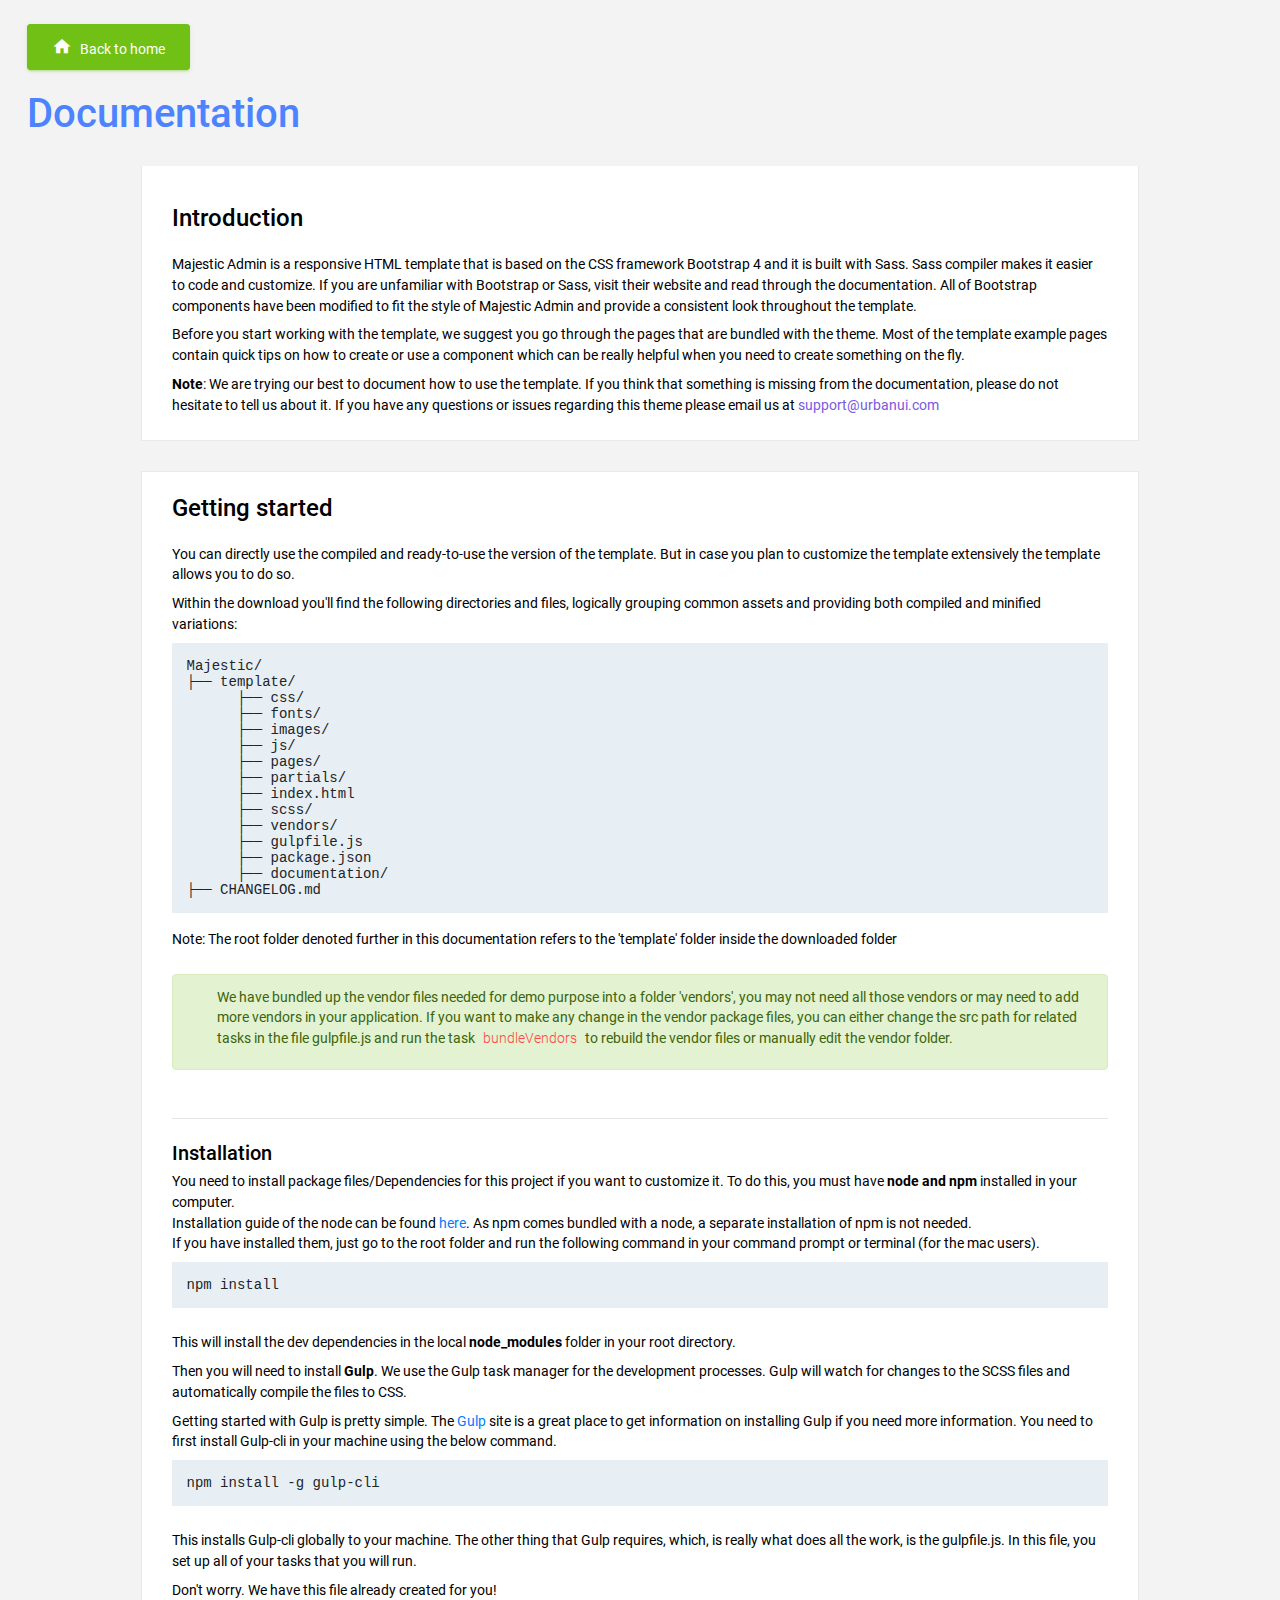
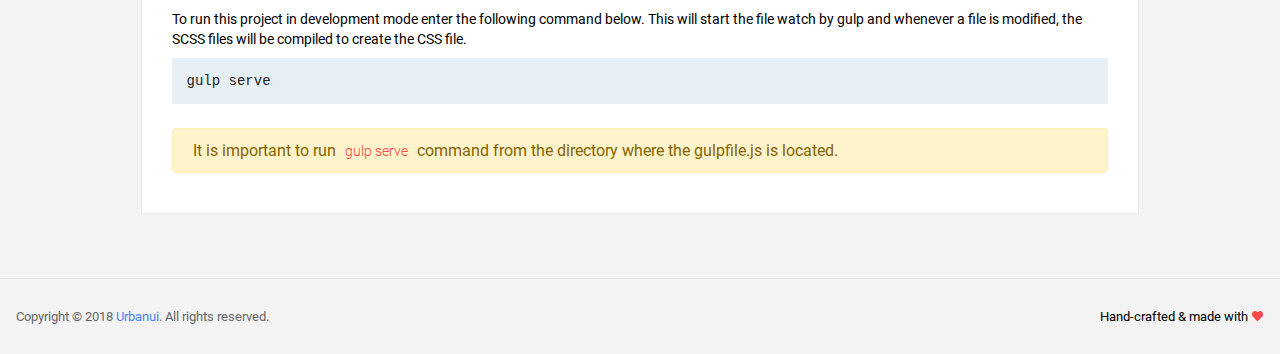
<file: bin/static/home/documentation/documentation.html>
<!DOCTYPE html>
<html lang="en">

<head>
  <!-- Required meta tags -->
  <meta charset="utf-8">
  <meta name="viewport" content="width=device-width, initial-scale=1, shrink-to-fit=no">
  <title>Majestic Admin Dashboard</title>
  <!-- plugins:css -->
  <link rel="stylesheet" href="../vendors/mdi/css/materialdesignicons.min.css">
  <link rel="stylesheet" href="../vendors/base/vendor.bundle.base.css">
  <!-- endinject -->
  <!-- plugin css for this page -->
  <!-- End plugin css for this page -->
  <!-- inject:css -->
  <link rel="stylesheet" href="../css/style.css">
  <!-- endinject -->
  <link rel="shortcut icon" href="../images/favicon.png" />
</head>

<body>
  <div class="container-scroller">
    <div class="container-fluid page-body-wrapper full-page-wrapper">
      <div class="main-panel w-100  documentation">
        <div class="content-wrapper">
          <div class="container-fluid">
            <div class="row">
              <div class="col-12 doc-header">
                <a class="btn btn-success" href="../index.html"><i class="mdi mdi-home mr-2"></i>Back to home</a>
                <h1 class="text-primary mt-4">Documentation</h1>
              </div>
            </div>
            <div class="row doc-content">
              <div class="col-12 col-md-10 offset-md-1">
                <div class="col-12 grid-margin" id="doc-intro">
                    <div class="card">
                        <div class="card-body">
                            <h3 class="mb-4 mt-4">Introduction</h3>
                            <p>Majestic Admin is a responsive HTML template that is based on the CSS framework Bootstrap 4 and it is built with Sass. Sass compiler makes it easier to code and customize. If you are unfamiliar with Bootstrap or Sass, visit their
                                website and read through the documentation. All of Bootstrap components have been modified to fit the style of Majestic Admin and provide a consistent look throughout the template.</p>
                            <p>Before you start working with the template, we suggest you go through the pages that are bundled with the theme. Most of the template example pages contain quick tips on how to create or use a component which can
                                be really helpful when you need to create something on the fly.</p>
                            <p class="d-inline"><strong>Note</strong>: We are trying our best to document how to use the template. If you think that something is missing from the documentation, please do not hesitate to tell us about it. If you have any questions or issues regarding this theme please email us at <a class="d-inline text-info" href="mailto:support@urbanui.com">support@urbanui.com</a></p>
                        </div>
                    </div>
                </div>
                <div class="col-12 grid-margin" id="doc-started">
                    <div class="card">
                        <div class="card-body">
                            <h3 class="mb-4">Getting started</h3>
                            <p>You can directly use the compiled and ready-to-use the version of the template. But in case you plan to customize the template extensively the template allows you to do so.</p>
                            <p>Within the download you'll find the following directories and files, logically grouping common assets and providing both compiled and minified variations:</p>
                            <pre>
Majestic/
├── template/
      ├── css/
      ├── fonts/
      ├── images/
      ├── js/
      ├── pages/
      ├── partials/
      ├── index.html
      ├── scss/
      ├── vendors/
      ├── gulpfile.js
      ├── package.json                           
      ├── documentation/
├── CHANGELOG.md</pre>
                            <p class="mt-1">Note: The root folder denoted further in this documentation refers to the 'template' folder inside the downloaded folder</p>
                            <div class="alert alert-success mt-4 d-flex align-items-center" role="alert">
                              <i class="ti-info-alt mr-4"></i>
                              <p>We have bundled up the vendor files needed for demo purpose into a folder 'vendors', you may not need all those vendors or may need to add more vendors in your application. If you want to make any change in the vendor package files, you can either change the src path for related tasks in the file gulpfile.js and run the task <code> bundleVendors </code>  to rebuild the vendor files or manually edit the vendor folder.</p>
                            </div>
                            <hr class="mt-5">
                            <h4 class="mt-4">Installation</h4>
                            <p class="mb-0">
                              You need to install package files/Dependencies for this project if you want to customize it. To do this, you must have <span class="font-weight-bold">node and npm</span> installed in your computer.
                            </p>
                            <p class="mb-0">Installation guide of the node can be found <a href="https://nodejs.org/en/">here</a>. As npm comes bundled with a node, a separate installation of npm is not needed.</p>
                            <p>
                                If you have installed them, just go to the root folder and run the following command in your command prompt or terminal (for the mac users).
                            </p>
                            <pre class="shell-mode">
npm install</pre>
                            <p class="mt-4">
                              This will install the dev dependencies in the local <span class="font-weight-bold">node_modules</span> folder in your root directory.
                            </p>
                            <p class="mt-2">
                              Then you will need to install <span class="font-weight-bold">Gulp</span>. We use the Gulp task manager for the development processes. Gulp will watch for changes to the SCSS files and automatically compile the files to CSS.
                            </p>
                            <p>Getting started with Gulp is pretty simple. The <a href="https://gulpjs.com/" target="_blank">Gulp</a> site is a great place to get information on installing Gulp if you need more information. You need to first install Gulp-cli in your machine using the below command.</p>
                            <pre class="shell-mode">
npm install -g gulp-cli</pre>
                            <p class="mt-4">This installs Gulp-cli globally to your machine. The other thing that Gulp requires, which, is really what does all the work, is the gulpfile.js. In this file, you set up all of your tasks that you will run.</p>
                            <p>Don't worry. We have this file already created for you!</p>
                            <p>To run this project in development mode enter the following command below. This will start the file watch by gulp and whenever a file is modified, the SCSS files will be compiled to create the CSS file.</p>
<pre class="shell-mode">
gulp serve</pre>           
                            <div class="alert alert-warning mt-4" role="alert">
                              <i class="ti-info-alt-outline"></i>It is important to run <code>gulp serve</code> command from the directory where the gulpfile.js is located.
                            </div>
                        </div>
                    </div>
                </div>
              </div>
            </div>
          </div>
        </div>
        <!-- partial:../partials/_footer.html -->

        <footer class="footer">
          <div class="d-sm-flex justify-content-center justify-content-sm-between">
            <span class="text-muted text-center text-sm-left d-block d-sm-inline-block">Copyright © 2018 <a href="https://www.urbanui.com/" target="_blank">Urbanui</a>. All rights reserved.</span>
            <span class="float-none float-sm-right d-block mt-1 mt-sm-0 text-center">Hand-crafted & made with <i class="mdi mdi-heart text-danger"></i></span>
          </div>
        </footer>

        <!-- partial -->
      </div>
    </div>
  </div>
<!-- plugins:js -->
<script src="../vendors/base/vendor.bundle.base.js"></script>
<!-- endinject -->
<!-- inject:js -->
<script src="../js/off-canvas.js"></script>
<script src="../js/hoverable-collapse.js"></script>
<script src="../js/template.js"></script>
<!-- endinject -->
<!-- Custom js for this page-->
<script src="../js/documentation.js"></script> 
<!-- End custom js for this page-->
</body>

</html>
</file>
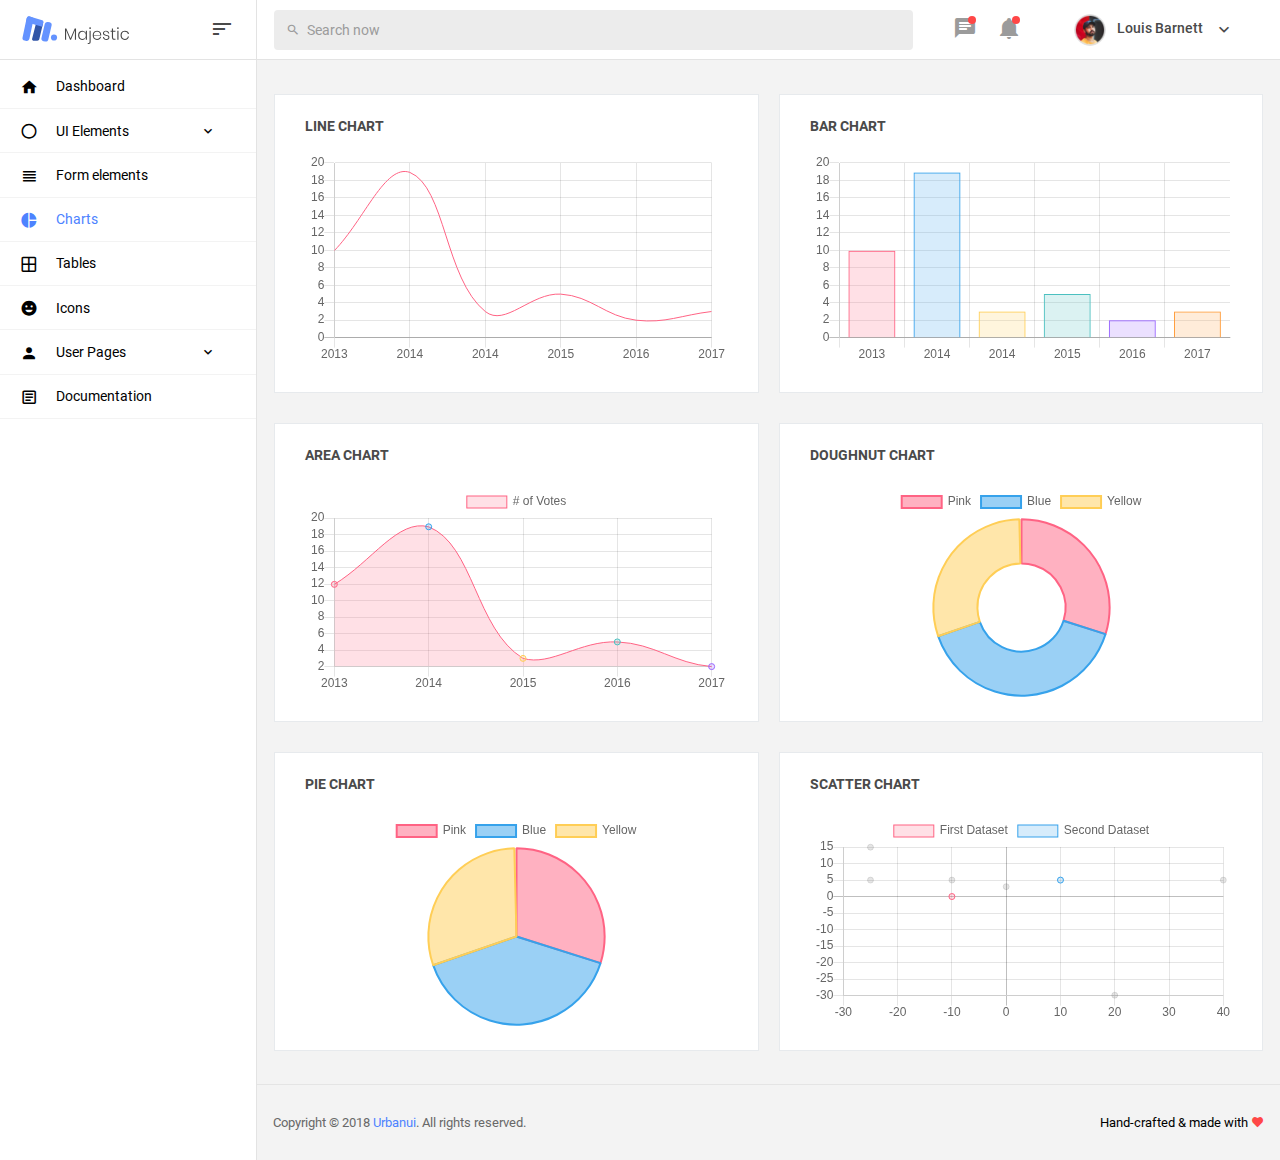
<file: bin/static/home/pages/charts/chartjs.html>
<!DOCTYPE html>
<html lang="en">

<head>
  <!-- Required meta tags -->
  <meta charset="utf-8">
  <meta name="viewport" content="width=device-width, initial-scale=1, shrink-to-fit=no">
  <title>Majestic Admin</title>
  <!-- plugins:css -->
  <link rel="stylesheet" href="../../vendors/mdi/css/materialdesignicons.min.css">
  <link rel="stylesheet" href="../../vendors/base/vendor.bundle.base.css">
  <!-- endinject -->
  <!-- inject:css -->
  <link rel="stylesheet" href="../../css/style.css">
  <!-- endinject -->
  <link rel="shortcut icon" href="../../images/favicon.png" />
</head>

<body>
  <div class="container-scroller">
    <!-- partial:../../partials/_navbar.html -->
    <nav class="navbar col-lg-12 col-12 p-0 fixed-top d-flex flex-row">
      <div class="navbar-brand-wrapper d-flex justify-content-center">
        <div class="navbar-brand-inner-wrapper d-flex justify-content-between align-items-center w-100">  
          <a class="navbar-brand brand-logo" href="../../index.html"><img src="../../images/logo.svg" alt="logo"/></a>
          <a class="navbar-brand brand-logo-mini" href="../../index.html"><img src="../../images/logo-mini.svg" alt="logo"/></a>
          <button class="navbar-toggler navbar-toggler align-self-center" type="button" data-toggle="minimize">
            <span class="mdi mdi-sort-variant"></span>
          </button>
        </div>  
      </div>
      <div class="navbar-menu-wrapper d-flex align-items-center justify-content-end">
        <ul class="navbar-nav mr-lg-4 w-100">
          <li class="nav-item nav-search d-none d-lg-block w-100">
            <div class="input-group">
              <div class="input-group-prepend">
                <span class="input-group-text" id="search">
                  <i class="mdi mdi-magnify"></i>
                </span>
              </div>
              <input type="text" class="form-control" placeholder="Search now" aria-label="search" aria-describedby="search">
            </div>
          </li>
        </ul>
        <ul class="navbar-nav navbar-nav-right">
          <li class="nav-item dropdown mr-1">
            <a class="nav-link count-indicator dropdown-toggle d-flex justify-content-center align-items-center" id="messageDropdown" href="#" data-toggle="dropdown">
              <i class="mdi mdi-message-text mx-0"></i>
              <span class="count"></span>
            </a>
            <div class="dropdown-menu dropdown-menu-right navbar-dropdown" aria-labelledby="messageDropdown">
              <p class="mb-0 font-weight-normal float-left dropdown-header">Messages</p>
              <a class="dropdown-item">
                <div class="item-thumbnail">
                    <img src="../../images/faces/face4.jpg" alt="image" class="profile-pic">
                </div>
                <div class="item-content flex-grow">
                  <h6 class="ellipsis font-weight-normal">David Grey
                  </h6>
                  <p class="font-weight-light small-text text-muted mb-0">
                    The meeting is cancelled
                  </p>
                </div>
              </a>
              <a class="dropdown-item">
                <div class="item-thumbnail">
                    <img src="../../images/faces/face2.jpg" alt="image" class="profile-pic">
                </div>
                <div class="item-content flex-grow">
                  <h6 class="ellipsis font-weight-normal">Tim Cook
                  </h6>
                  <p class="font-weight-light small-text text-muted mb-0">
                    New product launch
                  </p>
                </div>
              </a>
              <a class="dropdown-item">
                <div class="item-thumbnail">
                    <img src="../../images/faces/face3.jpg" alt="image" class="profile-pic">
                </div>
                <div class="item-content flex-grow">
                  <h6 class="ellipsis font-weight-normal"> Johnson
                  </h6>
                  <p class="font-weight-light small-text text-muted mb-0">
                    Upcoming board meeting
                  </p>
                </div>
              </a>
            </div>
          </li>
          <li class="nav-item dropdown mr-4">
            <a class="nav-link count-indicator dropdown-toggle d-flex align-items-center justify-content-center notification-dropdown" id="notificationDropdown" href="#" data-toggle="dropdown">
              <i class="mdi mdi-bell mx-0"></i>
              <span class="count"></span>
            </a>
            <div class="dropdown-menu dropdown-menu-right navbar-dropdown" aria-labelledby="notificationDropdown">
              <p class="mb-0 font-weight-normal float-left dropdown-header">Notifications</p>
              <a class="dropdown-item">
                <div class="item-thumbnail">
                  <div class="item-icon bg-success">
                    <i class="mdi mdi-information mx-0"></i>
                  </div>
                </div>
                <div class="item-content">
                  <h6 class="font-weight-normal">Application Error</h6>
                  <p class="font-weight-light small-text mb-0 text-muted">
                    Just now
                  </p>
                </div>
              </a>
              <a class="dropdown-item">
                <div class="item-thumbnail">
                  <div class="item-icon bg-warning">
                    <i class="mdi mdi-settings mx-0"></i>
                  </div>
                </div>
                <div class="item-content">
                  <h6 class="font-weight-normal">Settings</h6>
                  <p class="font-weight-light small-text mb-0 text-muted">
                    Private message
                  </p>
                </div>
              </a>
              <a class="dropdown-item">
                <div class="item-thumbnail">
                  <div class="item-icon bg-info">
                    <i class="mdi mdi-account-box mx-0"></i>
                  </div>
                </div>
                <div class="item-content">
                  <h6 class="font-weight-normal">New user registration</h6>
                  <p class="font-weight-light small-text mb-0 text-muted">
                    2 days ago
                  </p>
                </div>
              </a>
            </div>
          </li>
          <li class="nav-item nav-profile dropdown">
            <a class="nav-link dropdown-toggle" href="#" data-toggle="dropdown" id="profileDropdown">
              <img src="../../images/faces/face5.jpg" alt="profile"/>
              <span class="nav-profile-name">Louis Barnett</span>
            </a>
            <div class="dropdown-menu dropdown-menu-right navbar-dropdown" aria-labelledby="profileDropdown">
              <a class="dropdown-item">
                <i class="mdi mdi-settings text-primary"></i>
                Settings
              </a>
              <a class="dropdown-item">
                <i class="mdi mdi-logout text-primary"></i>
                Logout
              </a>
            </div>
          </li>
        </ul>
        <button class="navbar-toggler navbar-toggler-right d-lg-none align-self-center" type="button" data-toggle="offcanvas">
          <span class="mdi mdi-menu"></span>
        </button>
      </div>
    </nav>
    <!-- partial -->
    <div class="container-fluid page-body-wrapper">
      <!-- partial:../../partials/_sidebar.html -->
      <nav class="sidebar sidebar-offcanvas" id="sidebar">
        <ul class="nav">
          <li class="nav-item">
            <a class="nav-link" href="../../index.html">
              <i class="mdi mdi-home menu-icon"></i>
              <span class="menu-title">Dashboard</span>
            </a>
          </li>
          <li class="nav-item">
            <a class="nav-link" data-toggle="collapse" href="#ui-basic" aria-expanded="false" aria-controls="ui-basic">
              <i class="mdi mdi-circle-outline menu-icon"></i>
              <span class="menu-title">UI Elements</span>
              <i class="menu-arrow"></i>
            </a>
            <div class="collapse" id="ui-basic">
              <ul class="nav flex-column sub-menu">
                <li class="nav-item"> <a class="nav-link" href="../../pages/ui-features/buttons.html">Buttons</a></li>
                <li class="nav-item"> <a class="nav-link" href="../../pages/ui-features/typography.html">Typography</a></li>
              </ul>
            </div>
          </li>
          <li class="nav-item">
            <a class="nav-link" href="../../pages/forms/basic_elements.html">
              <i class="mdi mdi-view-headline menu-icon"></i>
              <span class="menu-title">Form elements</span>
            </a>
          </li>
          <li class="nav-item">
            <a class="nav-link" href="../../pages/charts/chartjs.html">
              <i class="mdi mdi-chart-pie menu-icon"></i>
              <span class="menu-title">Charts</span>
            </a>
          </li>
          <li class="nav-item">
            <a class="nav-link" href="../../pages/tables/basic-table.html">
              <i class="mdi mdi-grid-large menu-icon"></i>
              <span class="menu-title">Tables</span>
            </a>
          </li>
          <li class="nav-item">
            <a class="nav-link" href="../../pages/icons/mdi.html">
              <i class="mdi mdi-emoticon menu-icon"></i>
              <span class="menu-title">Icons</span>
            </a>
          </li>
          <li class="nav-item">
            <a class="nav-link" data-toggle="collapse" href="#auth" aria-expanded="false" aria-controls="auth">
              <i class="mdi mdi-account menu-icon"></i>
              <span class="menu-title">User Pages</span>
              <i class="menu-arrow"></i>
            </a>
            <div class="collapse" id="auth">
              <ul class="nav flex-column sub-menu">
                <li class="nav-item"> <a class="nav-link" href="../../pages/samples/login.html"> Login </a></li>
                <li class="nav-item"> <a class="nav-link" href="../../pages/samples/login-2.html"> Login 2 </a></li>
                <li class="nav-item"> <a class="nav-link" href="../../pages/samples/register.html"> Register </a></li>
                <li class="nav-item"> <a class="nav-link" href="../../pages/samples/register-2.html"> Register 2 </a></li>
                <li class="nav-item"> <a class="nav-link" href="../../pages/samples/lock-screen.html"> Lockscreen </a></li>
              </ul>
            </div>
          </li>
          <li class="nav-item">
            <a class="nav-link" href="../../documentation/documentation.html">
              <i class="mdi mdi-file-document-box-outline menu-icon"></i>
              <span class="menu-title">Documentation</span>
            </a>
          </li>
        </ul>
      </nav>
      <!-- partial -->
      <div class="main-panel">
        <div class="content-wrapper">
          <div class="row">
            <div class="col-lg-6 grid-margin stretch-card">
              <div class="card">
                <div class="card-body">
                  <h4 class="card-title">Line chart</h4>
                  <canvas id="lineChart"></canvas>
                </div>
              </div>
            </div>
            <div class="col-lg-6 grid-margin stretch-card">
              <div class="card">
                <div class="card-body">
                  <h4 class="card-title">Bar chart</h4>
                  <canvas id="barChart"></canvas>
                </div>
              </div>
            </div>
          </div>
          <div class="row">
            <div class="col-lg-6 grid-margin stretch-card">
              <div class="card">
                <div class="card-body">
                  <h4 class="card-title">Area chart</h4>
                  <canvas id="areaChart"></canvas>
                </div>
              </div>
            </div>
            <div class="col-lg-6 grid-margin stretch-card">
              <div class="card">
                <div class="card-body">
                  <h4 class="card-title">Doughnut chart</h4>
                  <canvas id="doughnutChart"></canvas>
                </div>
              </div>
            </div>
          </div>
          <div class="row">
            <div class="col-lg-6 grid-margin grid-margin-lg-0 stretch-card">
              <div class="card">
                <div class="card-body">
                  <h4 class="card-title">Pie chart</h4>
                  <canvas id="pieChart"></canvas>
                </div>
              </div>
            </div>
            <div class="col-lg-6 grid-margin grid-margin-lg-0 stretch-card">
              <div class="card">
                <div class="card-body">
                  <h4 class="card-title">Scatter chart</h4>
                  <canvas id="scatterChart"></canvas>
                </div>
              </div>
            </div>
          </div>
        </div>
        <!-- content-wrapper ends -->
        <!-- partial:../../partials/_footer.html -->
        <footer class="footer">
          <div class="d-sm-flex justify-content-center justify-content-sm-between">
            <span class="text-muted text-center text-sm-left d-block d-sm-inline-block">Copyright © 2018 <a href="https://www.urbanui.com/" target="_blank">Urbanui</a>. All rights reserved.</span>
            <span class="float-none float-sm-right d-block mt-1 mt-sm-0 text-center">Hand-crafted & made with <i class="mdi mdi-heart text-danger"></i></span>
          </div>
        </footer>
        <!-- partial -->
      </div>
      <!-- main-panel ends -->
    </div>
    <!-- page-body-wrapper ends -->
  </div>
  <!-- container-scroller -->
  <!-- plugins:js -->
  <script src="../../vendors/base/vendor.bundle.base.js"></script>
  <!-- endinject -->
    <!-- Plugin js for this page-->
    <script src="../../vendors/chart.js/Chart.min.js"></script>
    <!-- End plugin js for this page-->
  <!-- inject:js -->
  <script src="../../js/off-canvas.js"></script>
  <script src="../../js/hoverable-collapse.js"></script>
  <script src="../../js/template.js"></script>
  <!-- endinject -->
  <!-- Custom js for this page-->
  <script src="../../js/chart.js"></script>
  <!-- End custom js for this page-->
</body>

</html>
</file>
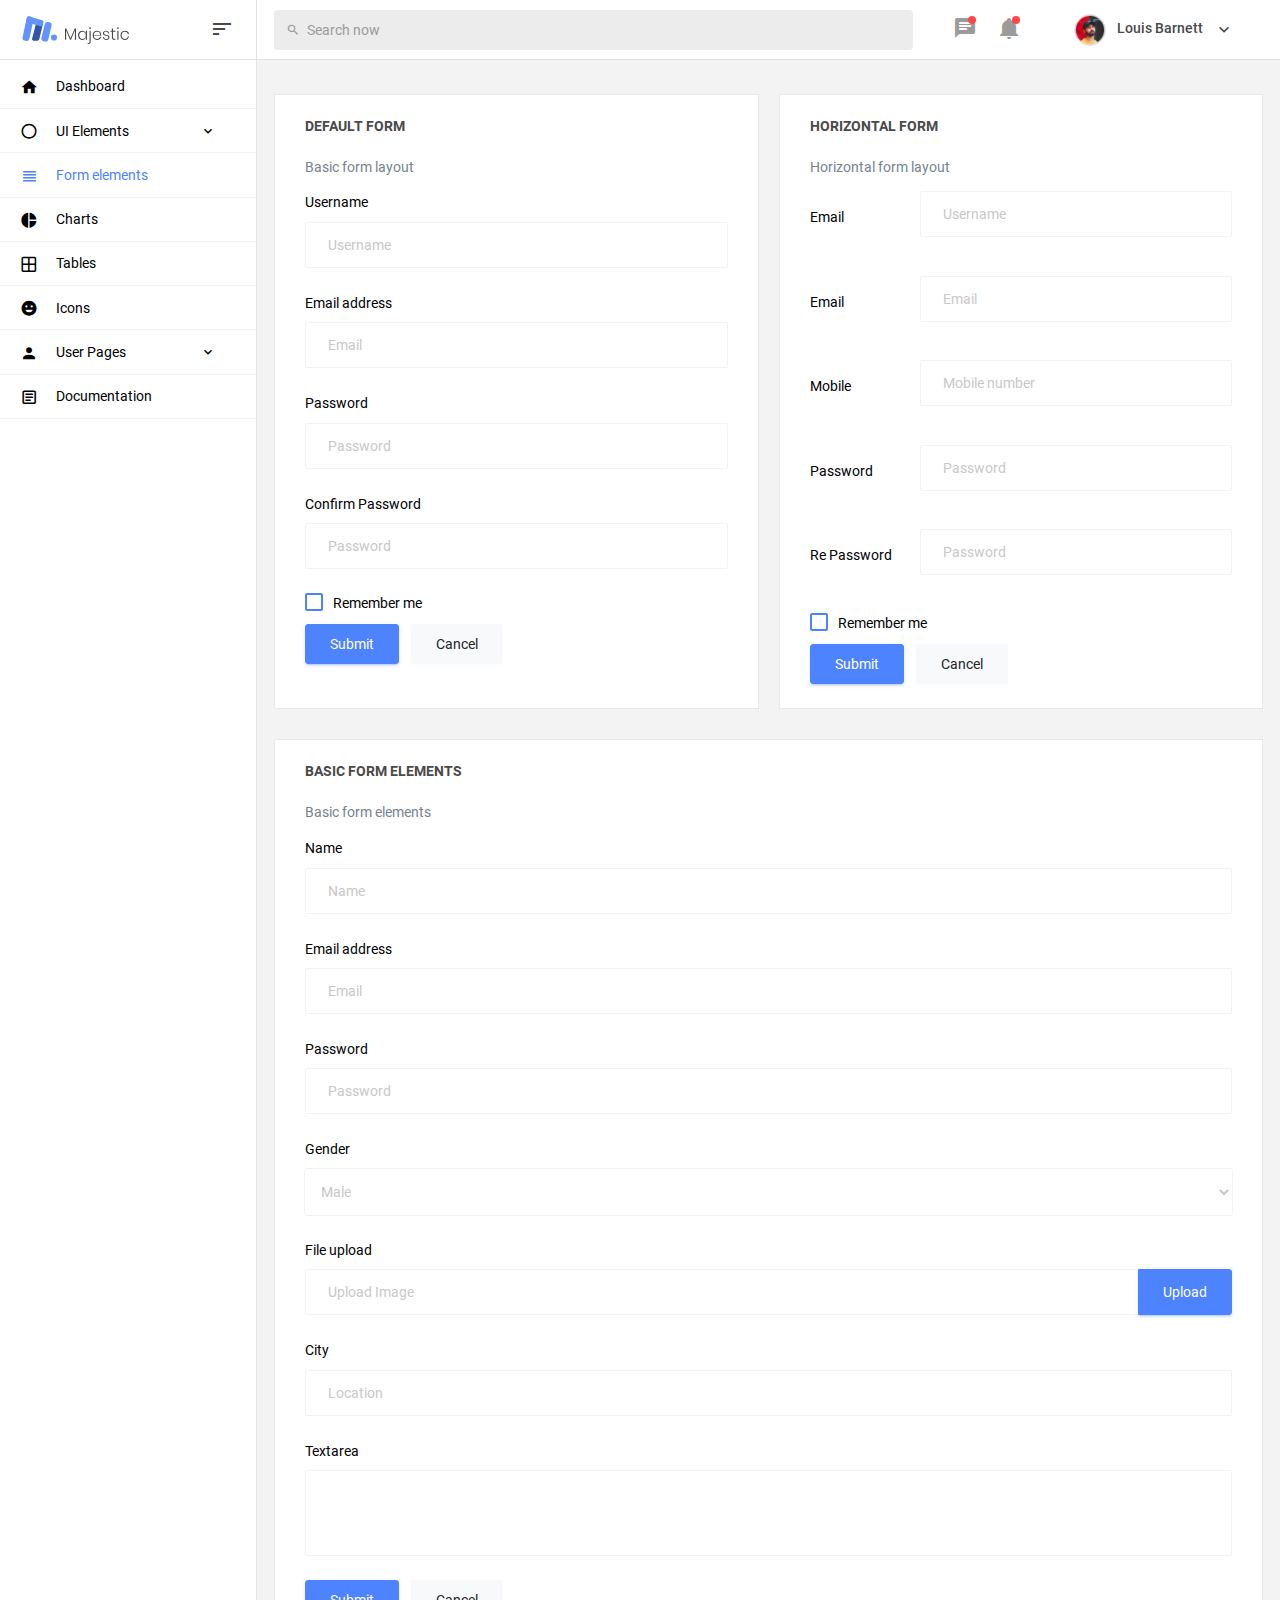
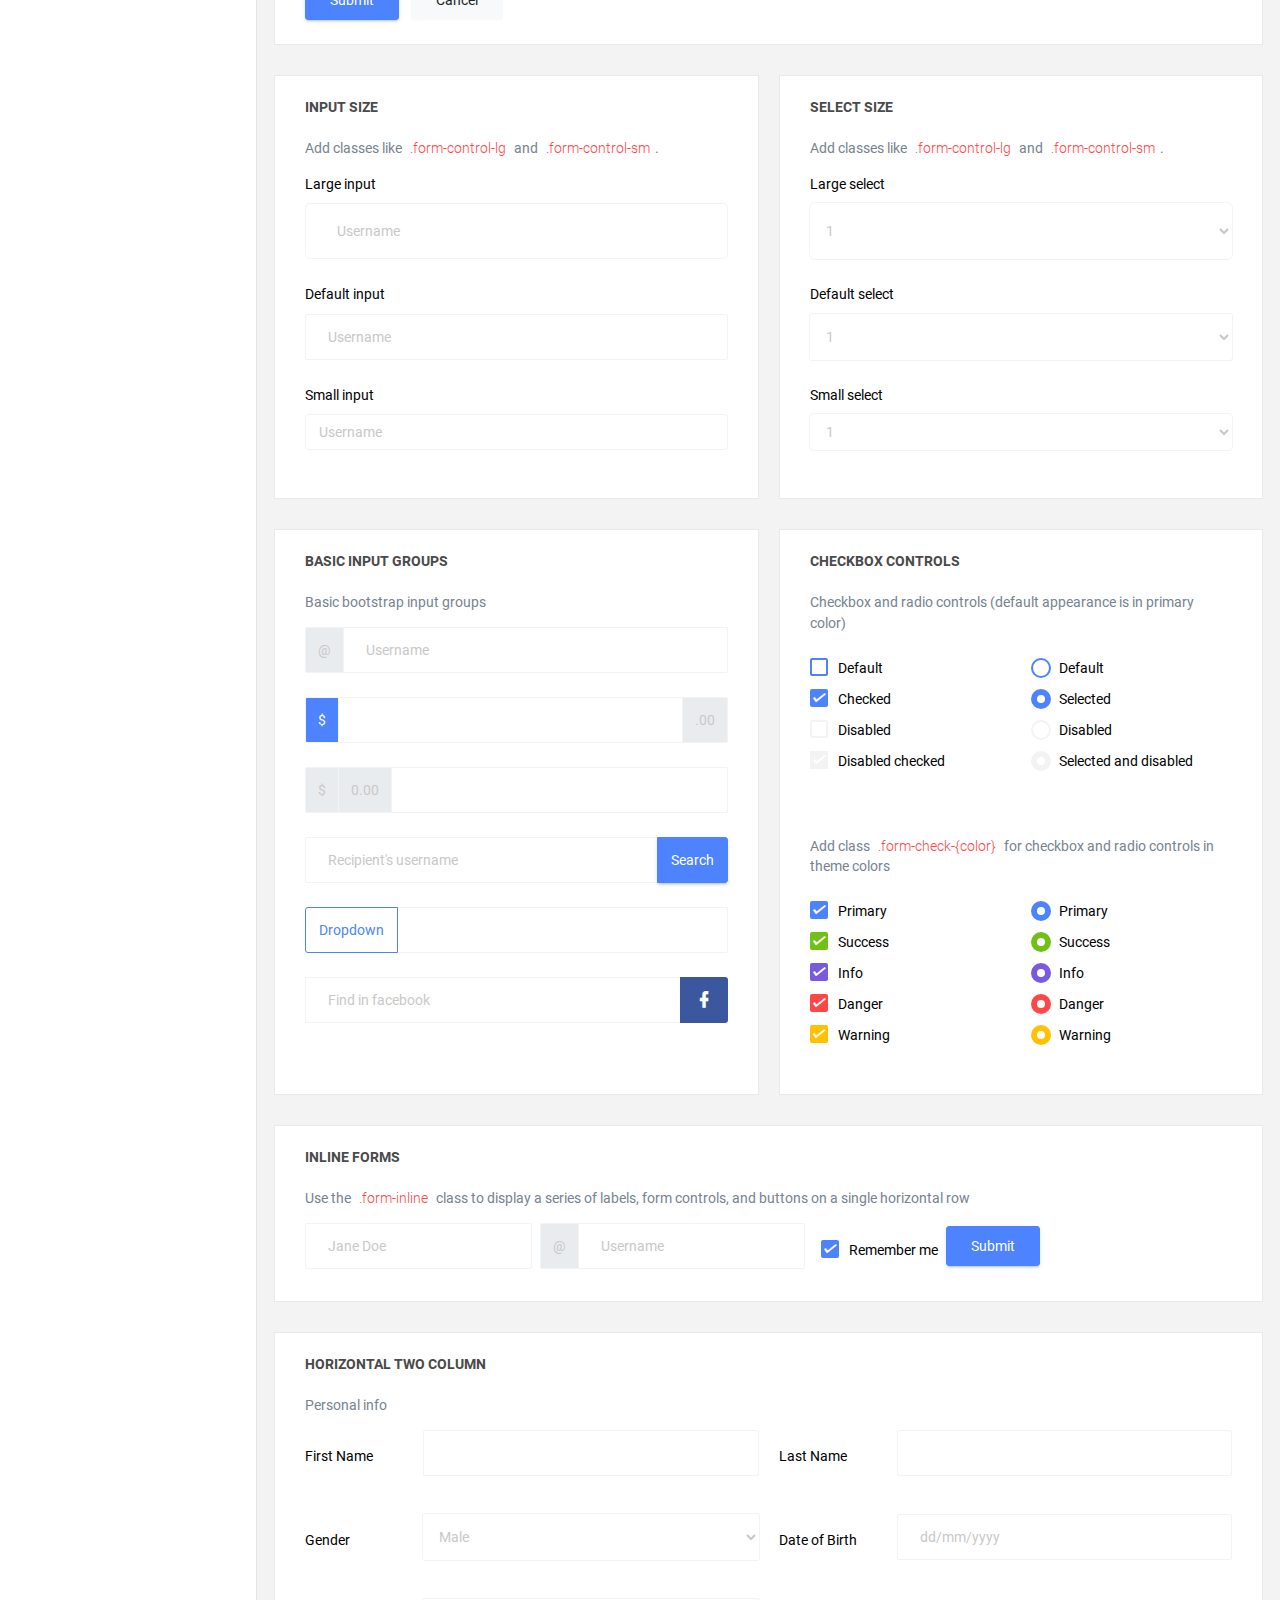
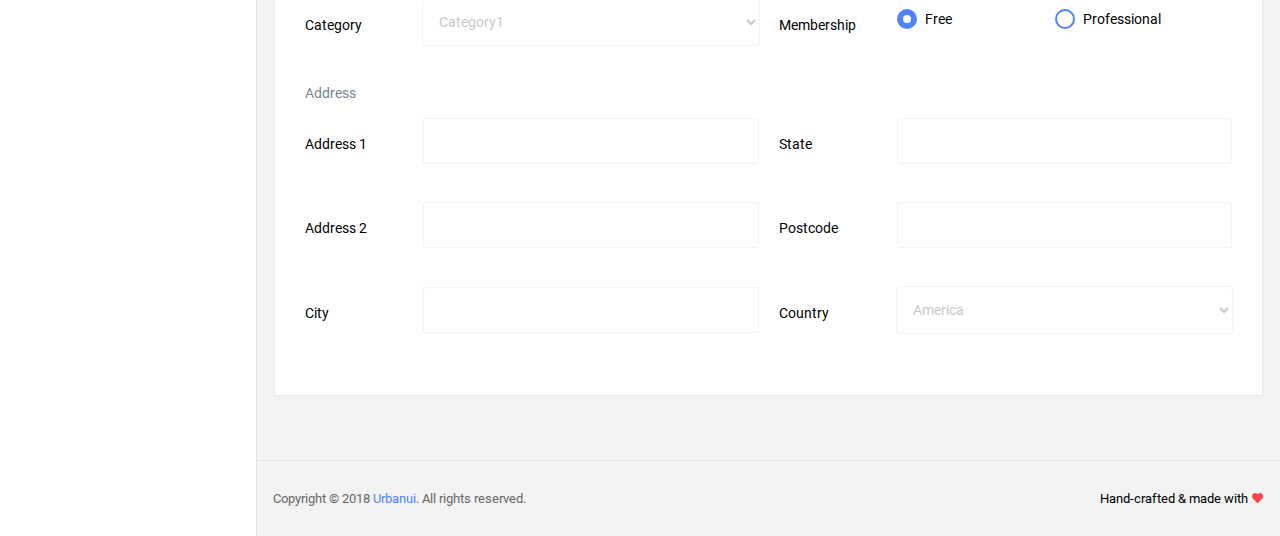
<file: bin/static/home/pages/forms/basic_elements.html>
<!DOCTYPE html>
<html lang="en">

<head>
  <!-- Required meta tags -->
  <meta charset="utf-8">
  <meta name="viewport" content="width=device-width, initial-scale=1, shrink-to-fit=no">
  <title>Majestic Admin</title>
  <!-- plugins:css -->
  <link rel="stylesheet" href="../../vendors/mdi/css/materialdesignicons.min.css">
  <link rel="stylesheet" href="../../vendors/base/vendor.bundle.base.css">
  <!-- endinject -->
  <!-- plugin css for this page -->
  <!-- End plugin css for this page -->
  <!-- inject:css -->
  <link rel="stylesheet" href="../../css/style.css">
  <!-- endinject -->
  <link rel="shortcut icon" href="../../images/favicon.png" />
</head>

<body>
  <div class="container-scroller">
    <!-- partial:../../partials/_navbar.html -->
    <nav class="navbar col-lg-12 col-12 p-0 fixed-top d-flex flex-row">
      <div class="navbar-brand-wrapper d-flex justify-content-center">
        <div class="navbar-brand-inner-wrapper d-flex justify-content-between align-items-center w-100">  
          <a class="navbar-brand brand-logo" href="../../index.html"><img src="../../images/logo.svg" alt="logo"/></a>
          <a class="navbar-brand brand-logo-mini" href="../../index.html"><img src="../../images/logo-mini.svg" alt="logo"/></a>
          <button class="navbar-toggler navbar-toggler align-self-center" type="button" data-toggle="minimize">
            <span class="mdi mdi-sort-variant"></span>
          </button>
        </div>  
      </div>
      <div class="navbar-menu-wrapper d-flex align-items-center justify-content-end">
        <ul class="navbar-nav mr-lg-4 w-100">
          <li class="nav-item nav-search d-none d-lg-block w-100">
            <div class="input-group">
              <div class="input-group-prepend">
                <span class="input-group-text" id="search">
                  <i class="mdi mdi-magnify"></i>
                </span>
              </div>
              <input type="text" class="form-control" placeholder="Search now" aria-label="search" aria-describedby="search">
            </div>
          </li>
        </ul>
        <ul class="navbar-nav navbar-nav-right">
          <li class="nav-item dropdown mr-1">
            <a class="nav-link count-indicator dropdown-toggle d-flex justify-content-center align-items-center" id="messageDropdown" href="#" data-toggle="dropdown">
              <i class="mdi mdi-message-text mx-0"></i>
              <span class="count"></span>
            </a>
            <div class="dropdown-menu dropdown-menu-right navbar-dropdown" aria-labelledby="messageDropdown">
              <p class="mb-0 font-weight-normal float-left dropdown-header">Messages</p>
              <a class="dropdown-item">
                <div class="item-thumbnail">
                    <img src="../../images/faces/face4.jpg" alt="image" class="profile-pic">
                </div>
                <div class="item-content flex-grow">
                  <h6 class="ellipsis font-weight-normal">David Grey
                  </h6>
                  <p class="font-weight-light small-text text-muted mb-0">
                    The meeting is cancelled
                  </p>
                </div>
              </a>
              <a class="dropdown-item">
                <div class="item-thumbnail">
                    <img src="../../images/faces/face2.jpg" alt="image" class="profile-pic">
                </div>
                <div class="item-content flex-grow">
                  <h6 class="ellipsis font-weight-normal">Tim Cook
                  </h6>
                  <p class="font-weight-light small-text text-muted mb-0">
                    New product launch
                  </p>
                </div>
              </a>
              <a class="dropdown-item">
                <div class="item-thumbnail">
                    <img src="../../images/faces/face3.jpg" alt="image" class="profile-pic">
                </div>
                <div class="item-content flex-grow">
                  <h6 class="ellipsis font-weight-normal"> Johnson
                  </h6>
                  <p class="font-weight-light small-text text-muted mb-0">
                    Upcoming board meeting
                  </p>
                </div>
              </a>
            </div>
          </li>
          <li class="nav-item dropdown mr-4">
            <a class="nav-link count-indicator dropdown-toggle d-flex align-items-center justify-content-center notification-dropdown" id="notificationDropdown" href="#" data-toggle="dropdown">
              <i class="mdi mdi-bell mx-0"></i>
              <span class="count"></span>
            </a>
            <div class="dropdown-menu dropdown-menu-right navbar-dropdown" aria-labelledby="notificationDropdown">
              <p class="mb-0 font-weight-normal float-left dropdown-header">Notifications</p>
              <a class="dropdown-item">
                <div class="item-thumbnail">
                  <div class="item-icon bg-success">
                    <i class="mdi mdi-information mx-0"></i>
                  </div>
                </div>
                <div class="item-content">
                  <h6 class="font-weight-normal">Application Error</h6>
                  <p class="font-weight-light small-text mb-0 text-muted">
                    Just now
                  </p>
                </div>
              </a>
              <a class="dropdown-item">
                <div class="item-thumbnail">
                  <div class="item-icon bg-warning">
                    <i class="mdi mdi-settings mx-0"></i>
                  </div>
                </div>
                <div class="item-content">
                  <h6 class="font-weight-normal">Settings</h6>
                  <p class="font-weight-light small-text mb-0 text-muted">
                    Private message
                  </p>
                </div>
              </a>
              <a class="dropdown-item">
                <div class="item-thumbnail">
                  <div class="item-icon bg-info">
                    <i class="mdi mdi-account-box mx-0"></i>
                  </div>
                </div>
                <div class="item-content">
                  <h6 class="font-weight-normal">New user registration</h6>
                  <p class="font-weight-light small-text mb-0 text-muted">
                    2 days ago
                  </p>
                </div>
              </a>
            </div>
          </li>
          <li class="nav-item nav-profile dropdown">
            <a class="nav-link dropdown-toggle" href="#" data-toggle="dropdown" id="profileDropdown">
              <img src="../../images/faces/face5.jpg" alt="profile"/>
              <span class="nav-profile-name">Louis Barnett</span>
            </a>
            <div class="dropdown-menu dropdown-menu-right navbar-dropdown" aria-labelledby="profileDropdown">
              <a class="dropdown-item">
                <i class="mdi mdi-settings text-primary"></i>
                Settings
              </a>
              <a class="dropdown-item">
                <i class="mdi mdi-logout text-primary"></i>
                Logout
              </a>
            </div>
          </li>
        </ul>
        <button class="navbar-toggler navbar-toggler-right d-lg-none align-self-center" type="button" data-toggle="offcanvas">
          <span class="mdi mdi-menu"></span>
        </button>
      </div>
    </nav>
    <!-- partial -->
    <div class="container-fluid page-body-wrapper">
      <!-- partial:../../partials/_sidebar.html -->
      <nav class="sidebar sidebar-offcanvas" id="sidebar">
        <ul class="nav">
          <li class="nav-item">
            <a class="nav-link" href="../../index.html">
              <i class="mdi mdi-home menu-icon"></i>
              <span class="menu-title">Dashboard</span>
            </a>
          </li>
          <li class="nav-item">
            <a class="nav-link" data-toggle="collapse" href="#ui-basic" aria-expanded="false" aria-controls="ui-basic">
              <i class="mdi mdi-circle-outline menu-icon"></i>
              <span class="menu-title">UI Elements</span>
              <i class="menu-arrow"></i>
            </a>
            <div class="collapse" id="ui-basic">
              <ul class="nav flex-column sub-menu">
                <li class="nav-item"> <a class="nav-link" href="../../pages/ui-features/buttons.html">Buttons</a></li>
                <li class="nav-item"> <a class="nav-link" href="../../pages/ui-features/typography.html">Typography</a></li>
              </ul>
            </div>
          </li>
          <li class="nav-item">
            <a class="nav-link" href="../../pages/forms/basic_elements.html">
              <i class="mdi mdi-view-headline menu-icon"></i>
              <span class="menu-title">Form elements</span>
            </a>
          </li>
          <li class="nav-item">
            <a class="nav-link" href="../../pages/charts/chartjs.html">
              <i class="mdi mdi-chart-pie menu-icon"></i>
              <span class="menu-title">Charts</span>
            </a>
          </li>
          <li class="nav-item">
            <a class="nav-link" href="../../pages/tables/basic-table.html">
              <i class="mdi mdi-grid-large menu-icon"></i>
              <span class="menu-title">Tables</span>
            </a>
          </li>
          <li class="nav-item">
            <a class="nav-link" href="../../pages/icons/mdi.html">
              <i class="mdi mdi-emoticon menu-icon"></i>
              <span class="menu-title">Icons</span>
            </a>
          </li>
          <li class="nav-item">
            <a class="nav-link" data-toggle="collapse" href="#auth" aria-expanded="false" aria-controls="auth">
              <i class="mdi mdi-account menu-icon"></i>
              <span class="menu-title">User Pages</span>
              <i class="menu-arrow"></i>
            </a>
            <div class="collapse" id="auth">
              <ul class="nav flex-column sub-menu">
                <li class="nav-item"> <a class="nav-link" href="../../pages/samples/login.html"> Login </a></li>
                <li class="nav-item"> <a class="nav-link" href="../../pages/samples/login-2.html"> Login 2 </a></li>
                <li class="nav-item"> <a class="nav-link" href="../../pages/samples/register.html"> Register </a></li>
                <li class="nav-item"> <a class="nav-link" href="../../pages/samples/register-2.html"> Register 2 </a></li>
                <li class="nav-item"> <a class="nav-link" href="../../pages/samples/lock-screen.html"> Lockscreen </a></li>
              </ul>
            </div>
          </li>
          <li class="nav-item">
            <a class="nav-link" href="../../documentation/documentation.html">
              <i class="mdi mdi-file-document-box-outline menu-icon"></i>
              <span class="menu-title">Documentation</span>
            </a>
          </li>
        </ul>
      </nav>
      <!-- partial -->
      <div class="main-panel">        
        <div class="content-wrapper">
          <div class="row">
            <div class="col-md-6 grid-margin stretch-card">
              <div class="card">
                <div class="card-body">
                  <h4 class="card-title">Default form</h4>
                  <p class="card-description">
                    Basic form layout
                  </p>
                  <form class="forms-sample">
                    <div class="form-group">
                      <label for="exampleInputUsername1">Username</label>
                      <input type="text" class="form-control" id="exampleInputUsername1" placeholder="Username">
                    </div>
                    <div class="form-group">
                      <label for="exampleInputEmail1">Email address</label>
                      <input type="email" class="form-control" id="exampleInputEmail1" placeholder="Email">
                    </div>
                    <div class="form-group">
                      <label for="exampleInputPassword1">Password</label>
                      <input type="password" class="form-control" id="exampleInputPassword1" placeholder="Password">
                    </div>
                    <div class="form-group">
                      <label for="exampleInputConfirmPassword1">Confirm Password</label>
                      <input type="password" class="form-control" id="exampleInputConfirmPassword1" placeholder="Password">
                    </div>
                    <div class="form-check form-check-flat form-check-primary">
                      <label class="form-check-label">
                        <input type="checkbox" class="form-check-input">
                        Remember me
                      </label>
                    </div>
                    <button type="submit" class="btn btn-primary mr-2">Submit</button>
                    <button class="btn btn-light">Cancel</button>
                  </form>
                </div>
              </div>
            </div>
            <div class="col-md-6 grid-margin stretch-card">
              <div class="card">
                <div class="card-body">
                  <h4 class="card-title">Horizontal Form</h4>
                  <p class="card-description">
                    Horizontal form layout
                  </p>
                  <form class="forms-sample">
                    <div class="form-group row">
                      <label for="exampleInputUsername2" class="col-sm-3 col-form-label">Email</label>
                      <div class="col-sm-9">
                        <input type="text" class="form-control" id="exampleInputUsername2" placeholder="Username">
                      </div>
                    </div>
                    <div class="form-group row">
                      <label for="exampleInputEmail2" class="col-sm-3 col-form-label">Email</label>
                      <div class="col-sm-9">
                        <input type="email" class="form-control" id="exampleInputEmail2" placeholder="Email">
                      </div>
                    </div>
                    <div class="form-group row">
                      <label for="exampleInputMobile" class="col-sm-3 col-form-label">Mobile</label>
                      <div class="col-sm-9">
                        <input type="text" class="form-control" id="exampleInputMobile" placeholder="Mobile number">
                      </div>
                    </div>
                    <div class="form-group row">
                      <label for="exampleInputPassword2" class="col-sm-3 col-form-label">Password</label>
                      <div class="col-sm-9">
                        <input type="password" class="form-control" id="exampleInputPassword2" placeholder="Password">
                      </div>
                    </div>
                    <div class="form-group row">
                      <label for="exampleInputConfirmPassword2" class="col-sm-3 col-form-label">Re Password</label>
                      <div class="col-sm-9">
                        <input type="password" class="form-control" id="exampleInputConfirmPassword2" placeholder="Password">
                      </div>
                    </div>
                    <div class="form-check form-check-flat form-check-primary">
                      <label class="form-check-label">
                        <input type="checkbox" class="form-check-input">
                        Remember me
                      </label>
                    </div>
                    <button type="submit" class="btn btn-primary mr-2">Submit</button>
                    <button class="btn btn-light">Cancel</button>
                  </form>
                </div>
              </div>
            </div>
            <div class="col-12 grid-margin stretch-card">
              <div class="card">
                <div class="card-body">
                  <h4 class="card-title">Basic form elements</h4>
                  <p class="card-description">
                    Basic form elements
                  </p>
                  <form class="forms-sample">
                    <div class="form-group">
                      <label for="exampleInputName1">Name</label>
                      <input type="text" class="form-control" id="exampleInputName1" placeholder="Name">
                    </div>
                    <div class="form-group">
                      <label for="exampleInputEmail3">Email address</label>
                      <input type="email" class="form-control" id="exampleInputEmail3" placeholder="Email">
                    </div>
                    <div class="form-group">
                      <label for="exampleInputPassword4">Password</label>
                      <input type="password" class="form-control" id="exampleInputPassword4" placeholder="Password">
                    </div>
                    <div class="form-group">
                      <label for="exampleSelectGender">Gender</label>
                        <select class="form-control" id="exampleSelectGender">
                          <option>Male</option>
                          <option>Female</option>
                        </select>
                      </div>
                    <div class="form-group">
                      <label>File upload</label>
                      <input type="file" name="img[]" class="file-upload-default">
                      <div class="input-group col-xs-12">
                        <input type="text" class="form-control file-upload-info" disabled placeholder="Upload Image">
                        <span class="input-group-append">
                          <button class="file-upload-browse btn btn-primary" type="button">Upload</button>
                        </span>
                      </div>
                    </div>
                    <div class="form-group">
                      <label for="exampleInputCity1">City</label>
                      <input type="text" class="form-control" id="exampleInputCity1" placeholder="Location">
                    </div>
                    <div class="form-group">
                      <label for="exampleTextarea1">Textarea</label>
                      <textarea class="form-control" id="exampleTextarea1" rows="4"></textarea>
                    </div>
                    <button type="submit" class="btn btn-primary mr-2">Submit</button>
                    <button class="btn btn-light">Cancel</button>
                  </form>
                </div>
              </div>
            </div>
            <div class="col-md-6 grid-margin stretch-card">
              <div class="card">
                <div class="card-body">
                  <h4 class="card-title">Input size</h4>
                  <p class="card-description">
                    Add classes like <code>.form-control-lg</code> and <code>.form-control-sm</code>.
                  </p>
                  <div class="form-group">
                    <label>Large input</label>
                    <input type="text" class="form-control form-control-lg" placeholder="Username" aria-label="Username">
                  </div>
                  <div class="form-group">
                    <label>Default input</label>
                    <input type="text" class="form-control" placeholder="Username" aria-label="Username">
                  </div>
                  <div class="form-group">
                    <label>Small input</label>
                    <input type="text" class="form-control form-control-sm" placeholder="Username" aria-label="Username">
                  </div>
                </div>
              </div>
            </div>
            <div class="col-md-6 grid-margin stretch-card">
              <div class="card">
                <div class="card-body">
                  <h4 class="card-title">Select size</h4>
                  <p class="card-description">
                    Add classes like <code>.form-control-lg</code> and <code>.form-control-sm</code>.                    
                  </p>
                  <div class="form-group">
                    <label for="exampleFormControlSelect1">Large select</label>
                    <select class="form-control form-control-lg" id="exampleFormControlSelect1">
                      <option>1</option>
                      <option>2</option>
                      <option>3</option>
                      <option>4</option>
                      <option>5</option>
                    </select>
                  </div>
                  <div class="form-group">
                    <label for="exampleFormControlSelect2">Default select</label>
                    <select class="form-control" id="exampleFormControlSelect2">
                      <option>1</option>
                      <option>2</option>
                      <option>3</option>
                      <option>4</option>
                      <option>5</option>
                    </select>
                  </div>
                  <div class="form-group">
                    <label for="exampleFormControlSelect3">Small select</label>
                    <select class="form-control form-control-sm" id="exampleFormControlSelect3">
                      <option>1</option>
                      <option>2</option>
                      <option>3</option>
                      <option>4</option>
                      <option>5</option>
                    </select>
                  </div>
                </div>
              </div>
            </div>
            <div class="col-md-6 grid-margin stretch-card">
              <div class="card">
                <div class="card-body">
                  <h4 class="card-title">Basic input groups</h4>
                  <p class="card-description">
                    Basic bootstrap input groups
                  </p>
                  <div class="form-group">
                    <div class="input-group">
                      <div class="input-group-prepend">
                        <span class="input-group-text">@</span>
                      </div>
                      <input type="text" class="form-control" placeholder="Username" aria-label="Username">
                    </div>
                  </div>
                  <div class="form-group">
                    <div class="input-group">
                      <div class="input-group-prepend">
                        <span class="input-group-text bg-primary text-white">$</span>
                      </div>
                      <input type="text" class="form-control" aria-label="Amount (to the nearest dollar)">
                      <div class="input-group-append">
                        <span class="input-group-text">.00</span>
                      </div>
                    </div>
                  </div>
                  <div class="form-group">
                    <div class="input-group">
                      <div class="input-group-prepend">
                        <span class="input-group-text">$</span>
                      </div>
                      <div class="input-group-prepend">
                        <span class="input-group-text">0.00</span>
                      </div>
                      <input type="text" class="form-control" aria-label="Amount (to the nearest dollar)">
                    </div>
                  </div>
                  <div class="form-group">
                    <div class="input-group">
                      <input type="text" class="form-control" placeholder="Recipient's username" aria-label="Recipient's username">
                      <div class="input-group-append">
                        <button class="btn btn-sm btn-primary" type="button">Search</button>
                      </div>
                    </div>
                  </div>
                  <div class="form-group">
                    <div class="input-group">
                      <div class="input-group-prepend">
                        <button class="btn btn-sm btn-outline-primary dropdown-toggle" type="button" data-toggle="dropdown" aria-haspopup="true" aria-expanded="false">Dropdown</button>
                        <div class="dropdown-menu">
                          <a class="dropdown-item" href="#">Action</a>
                          <a class="dropdown-item" href="#">Another action</a>
                          <a class="dropdown-item" href="#">Something else here</a>
                          <div role="separator" class="dropdown-divider"></div>
                          <a class="dropdown-item" href="#">Separated link</a>
                        </div>
                      </div>
                      <input type="text" class="form-control" aria-label="Text input with dropdown button">
                    </div>
                  </div>
                  <div class="form-group">
                    <div class="input-group">
                      <input type="text" class="form-control" placeholder="Find in facebook" aria-label="Recipient's username">
                      <div class="input-group-append">
                        <button class="btn btn-sm btn-facebook" type="button">
                          <i class="mdi mdi-facebook"></i>
                        </button>
                      </div>
                    </div>
                  </div>
                </div>
              </div>
            </div>
            <div class="col-md-6 grid-margin stretch-card">
              <div class="card">
                <div class="card-body">
                  <h4 class="card-title">Checkbox Controls</h4>
                  <p class="card-description">Checkbox and radio controls (default appearance is in primary color)</p>
                  <form>
                    <div class="row">
                      <div class="col-md-6">
                        <div class="form-group">
                          <div class="form-check">
                            <label class="form-check-label">
                              <input type="checkbox" class="form-check-input">
                              Default
                            </label>
                          </div>
                          <div class="form-check">
                            <label class="form-check-label">
                              <input type="checkbox" class="form-check-input" checked>
                              Checked
                            </label>
                          </div>
                          <div class="form-check">
                            <label class="form-check-label">
                              <input type="checkbox" class="form-check-input" disabled>
                              Disabled
                            </label>
                          </div>
                          <div class="form-check">
                            <label class="form-check-label">
                              <input type="checkbox" class="form-check-input" disabled checked>
                              Disabled checked
                            </label>
                          </div>
                        </div>
                      </div>
                      <div class="col-md-6">
                        <div class="form-group">
                          <div class="form-check">
                            <label class="form-check-label">
                              <input type="radio" class="form-check-input" name="optionsRadios" id="optionsRadios1" value="">
                              Default
                            </label>
                          </div>
                          <div class="form-check">
                            <label class="form-check-label">
                              <input type="radio" class="form-check-input" name="optionsRadios" id="optionsRadios2" value="option2" checked>
                              Selected
                            </label>
                          </div>
                          <div class="form-check">
                            <label class="form-check-label">
                              <input type="radio" class="form-check-input" name="optionsRadios2" id="optionsRadios3" value="option3" disabled>
                              Disabled
                            </label>
                          </div>
                          <div class="form-check">
                            <label class="form-check-label">
                              <input type="radio" class="form-check-input" name="optionsRadio2" id="optionsRadios4" value="option4" disabled checked>
                              Selected and disabled
                            </label>
                          </div>
                        </div>
                      </div>
                    </div>
                  </form>
                </div>
                <div class="card-body">
                  <p class="card-description">Add class <code>.form-check-{color}</code> for checkbox and radio controls in theme colors</p>
                  <form>
                    <div class="row">
                      <div class="col-md-6">
                        <div class="form-group">
                          <div class="form-check form-check-primary">
                            <label class="form-check-label">
                              <input type="checkbox" class="form-check-input" checked>
                              Primary
                            </label>
                          </div>
                          <div class="form-check form-check-success">
                            <label class="form-check-label">
                              <input type="checkbox" class="form-check-input" checked>
                              Success
                            </label>
                          </div>
                          <div class="form-check form-check-info">
                            <label class="form-check-label">
                              <input type="checkbox" class="form-check-input" checked>
                              Info
                            </label>
                          </div>
                          <div class="form-check form-check-danger">
                            <label class="form-check-label">
                              <input type="checkbox" class="form-check-input" checked>
                              Danger
                            </label>
                          </div>
                          <div class="form-check form-check-warning">
                            <label class="form-check-label">
                              <input type="checkbox" class="form-check-input" checked>
                              Warning
                            </label>
                          </div>
                        </div>
                      </div>
                      <div class="col-md-6">
                        <div class="form-group">
                          <div class="form-check form-check-primary">
                            <label class="form-check-label">
                              <input type="radio" class="form-check-input" name="ExampleRadio1" id="ExampleRadio1" checked>
                              Primary
                            </label>
                          </div>
                          <div class="form-check form-check-success">
                            <label class="form-check-label">
                              <input type="radio" class="form-check-input" name="ExampleRadio2" id="ExampleRadio2" checked>
                              Success
                            </label>
                          </div>
                          <div class="form-check form-check-info">
                            <label class="form-check-label">
                              <input type="radio" class="form-check-input" name="ExampleRadio3" id="ExampleRadio3" checked>
                              Info
                            </label>
                          </div>
                          <div class="form-check form-check-danger">
                            <label class="form-check-label">
                              <input type="radio" class="form-check-input" name="ExampleRadio4" id="ExampleRadio4" checked>
                              Danger
                            </label>
                          </div>
                          <div class="form-check form-check-warning">
                            <label class="form-check-label">
                              <input type="radio" class="form-check-input" name="ExampleRadio5" id="ExampleRadio5" checked>
                              Warning
                            </label>
                          </div>
                        </div>
                      </div>
                    </div>
                  </form>
                </div>
              </div>
            </div>
            <div class="col-12 grid-margin stretch-card">
              <div class="card">
                <div class="card-body">
                  <h4 class="card-title">Inline forms</h4>
                  <p class="card-description">
                    Use the <code>.form-inline</code> class to display a series of labels, form controls, and buttons on a single horizontal row
                  </p>
                  <form class="form-inline">
                    <label class="sr-only" for="inlineFormInputName2">Name</label>
                    <input type="text" class="form-control mb-2 mr-sm-2" id="inlineFormInputName2" placeholder="Jane Doe">
                  
                    <label class="sr-only" for="inlineFormInputGroupUsername2">Username</label>
                    <div class="input-group mb-2 mr-sm-2">
                      <div class="input-group-prepend">
                        <div class="input-group-text">@</div>
                      </div>
                      <input type="text" class="form-control" id="inlineFormInputGroupUsername2" placeholder="Username">
                    </div>
                    <div class="form-check mx-sm-2">
                      <label class="form-check-label">
                        <input type="checkbox" class="form-check-input" checked>
                        Remember me
                      </label>
                    </div>
                    <button type="submit" class="btn btn-primary mb-2">Submit</button>
                  </form>
                </div>
              </div>
            </div>
            <div class="col-12 grid-margin">
              <div class="card">
                <div class="card-body">
                  <h4 class="card-title">Horizontal Two column</h4>
                  <form class="form-sample">
                    <p class="card-description">
                      Personal info
                    </p>
                    <div class="row">
                      <div class="col-md-6">
                        <div class="form-group row">
                          <label class="col-sm-3 col-form-label">First Name</label>
                          <div class="col-sm-9">
                            <input type="text" class="form-control" />
                          </div>
                        </div>
                      </div>
                      <div class="col-md-6">
                        <div class="form-group row">
                          <label class="col-sm-3 col-form-label">Last Name</label>
                          <div class="col-sm-9">
                            <input type="text" class="form-control" />
                          </div>
                        </div>
                      </div>
                    </div>
                    <div class="row">
                      <div class="col-md-6">
                        <div class="form-group row">
                          <label class="col-sm-3 col-form-label">Gender</label>
                          <div class="col-sm-9">
                            <select class="form-control">
                              <option>Male</option>
                              <option>Female</option>
                            </select>
                          </div>
                        </div>
                      </div>
                      <div class="col-md-6">
                        <div class="form-group row">
                          <label class="col-sm-3 col-form-label">Date of Birth</label>
                          <div class="col-sm-9">
                            <input class="form-control" placeholder="dd/mm/yyyy"/>
                          </div>
                        </div>
                      </div>
                    </div>
                    <div class="row">
                      <div class="col-md-6">
                        <div class="form-group row">
                          <label class="col-sm-3 col-form-label">Category</label>
                          <div class="col-sm-9">
                            <select class="form-control">
                              <option>Category1</option>
                              <option>Category2</option>
                              <option>Category3</option>
                              <option>Category4</option>
                            </select>
                          </div>
                        </div>
                      </div>
                      <div class="col-md-6">
                        <div class="form-group row">
                          <label class="col-sm-3 col-form-label">Membership</label>
                          <div class="col-sm-4">
                            <div class="form-check">
                              <label class="form-check-label">
                                <input type="radio" class="form-check-input" name="membershipRadios" id="membershipRadios1" value="" checked>
                                Free
                              </label>
                            </div>
                          </div>
                          <div class="col-sm-5">
                            <div class="form-check">
                              <label class="form-check-label">
                                <input type="radio" class="form-check-input" name="membershipRadios" id="membershipRadios2" value="option2">
                                Professional
                              </label>
                            </div>
                          </div>
                        </div>
                      </div>
                    </div>
                    <p class="card-description">
                      Address
                    </p>
                    <div class="row">
                      <div class="col-md-6">
                        <div class="form-group row">
                          <label class="col-sm-3 col-form-label">Address 1</label>
                          <div class="col-sm-9">
                            <input type="text" class="form-control" />
                          </div>
                        </div>
                      </div>
                      <div class="col-md-6">
                        <div class="form-group row">
                          <label class="col-sm-3 col-form-label">State</label>
                          <div class="col-sm-9">
                            <input type="text" class="form-control" />
                          </div>
                        </div>
                      </div>
                    </div>
                    <div class="row">
                      <div class="col-md-6">
                        <div class="form-group row">
                          <label class="col-sm-3 col-form-label">Address 2</label>
                          <div class="col-sm-9">
                            <input type="text" class="form-control" />
                          </div>
                        </div>
                      </div>
                      <div class="col-md-6">
                        <div class="form-group row">
                          <label class="col-sm-3 col-form-label">Postcode</label>
                          <div class="col-sm-9">
                            <input type="text" class="form-control" />
                          </div>
                        </div>
                      </div>
                    </div>
                    <div class="row">
                      <div class="col-md-6">
                        <div class="form-group row">
                          <label class="col-sm-3 col-form-label">City</label>
                          <div class="col-sm-9">
                            <input type="text" class="form-control" />
                          </div>
                        </div>
                      </div>
                      <div class="col-md-6">
                        <div class="form-group row">
                          <label class="col-sm-3 col-form-label">Country</label>
                          <div class="col-sm-9">
                            <select class="form-control">
                              <option>America</option>
                              <option>Italy</option>
                              <option>Russia</option>
                              <option>Britain</option>
                            </select>
                          </div>
                        </div>
                      </div>
                    </div>
                  </form>
                </div>
              </div>
            </div>
          </div>
        </div>
        <!-- content-wrapper ends -->
        <!-- partial:../../partials/_footer.html -->
        <footer class="footer">
          <div class="d-sm-flex justify-content-center justify-content-sm-between">
            <span class="text-muted text-center text-sm-left d-block d-sm-inline-block">Copyright © 2018 <a href="https://www.urbanui.com/" target="_blank">Urbanui</a>. All rights reserved.</span>
            <span class="float-none float-sm-right d-block mt-1 mt-sm-0 text-center">Hand-crafted & made with <i class="mdi mdi-heart text-danger"></i></span>
          </div>
        </footer>
        <!-- partial -->
      </div>
      <!-- main-panel ends -->
    </div>
    <!-- page-body-wrapper ends -->
  </div>
  <!-- container-scroller -->
  <!-- plugins:js -->
  <script src="../../vendors/base/vendor.bundle.base.js"></script>
  <!-- endinject -->
  <!-- inject:js -->
  <script src="../../js/off-canvas.js"></script>
  <script src="../../js/hoverable-collapse.js"></script>
  <script src="../../js/template.js"></script>
  <!-- endinject -->
  <!-- Custom js for this page-->
  <script src="../../js/file-upload.js"></script>
  <!-- End custom js for this page-->
</body>

</html>
</file>
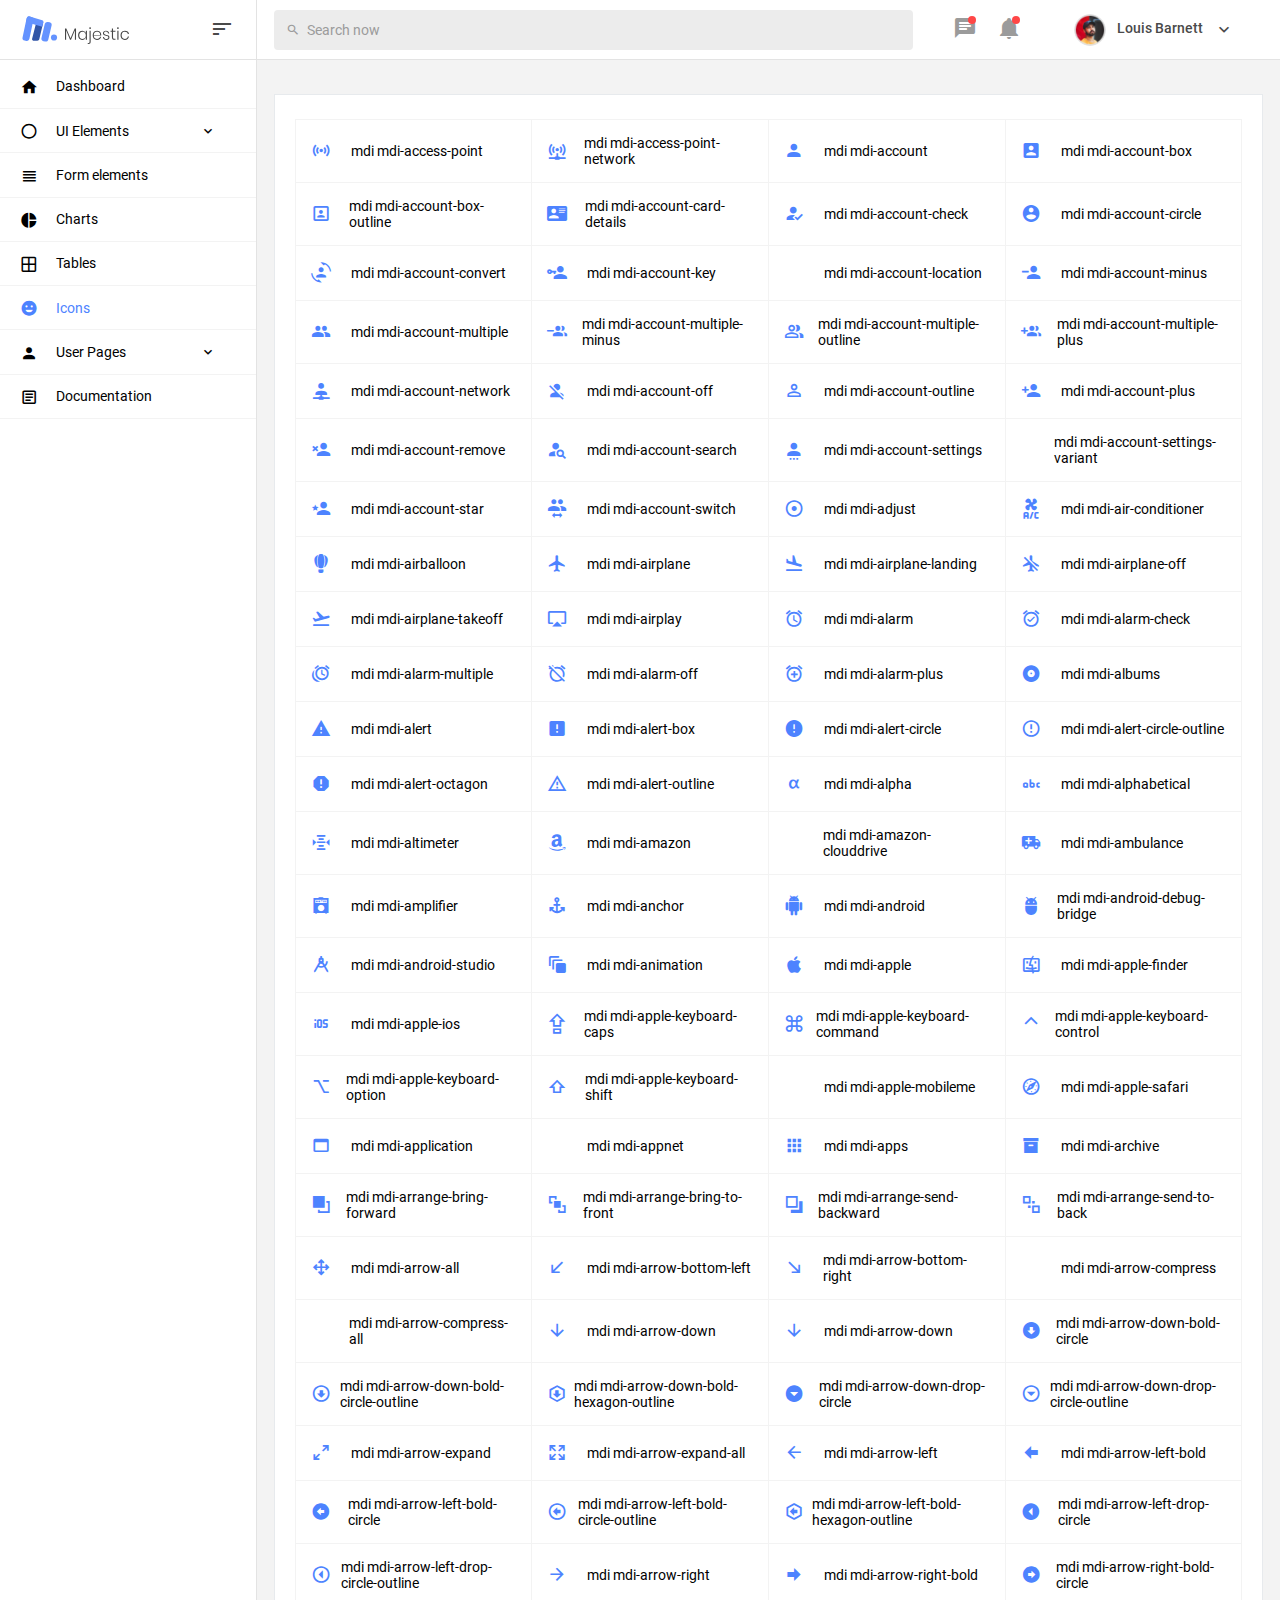
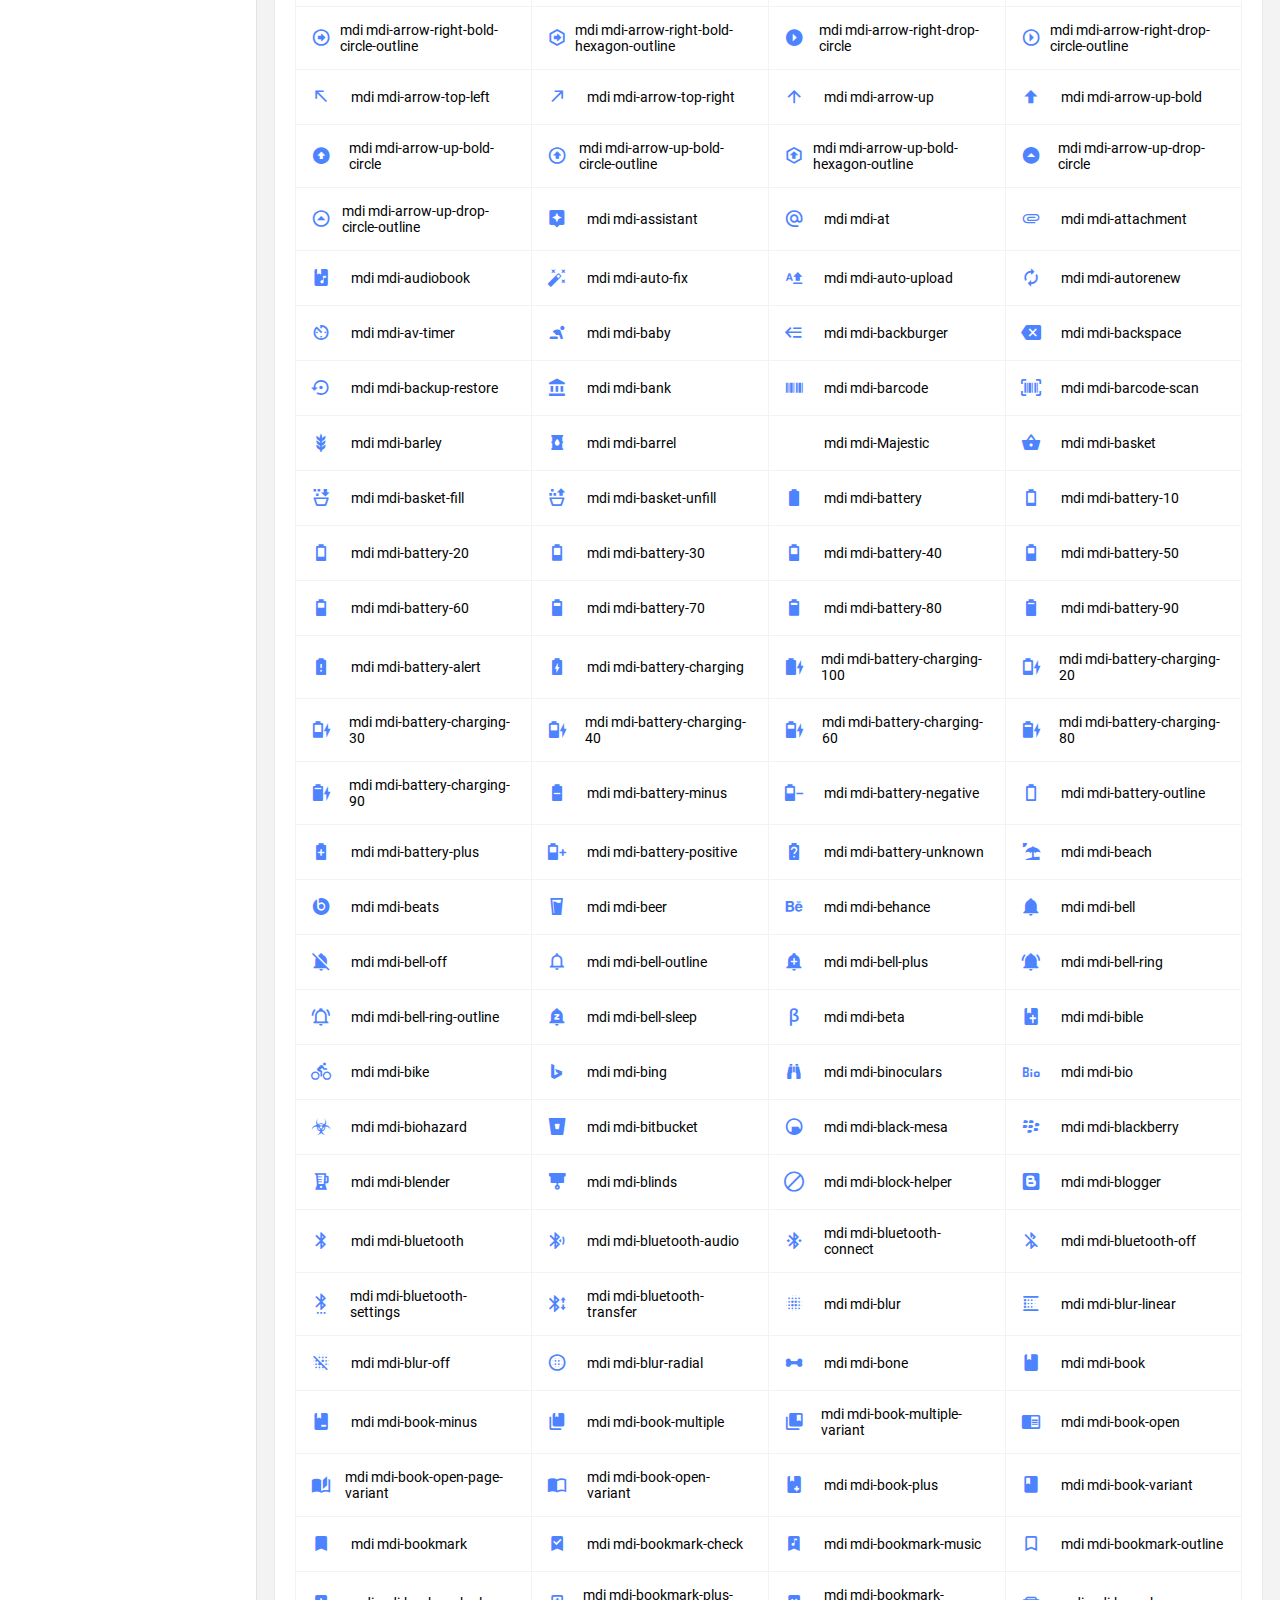
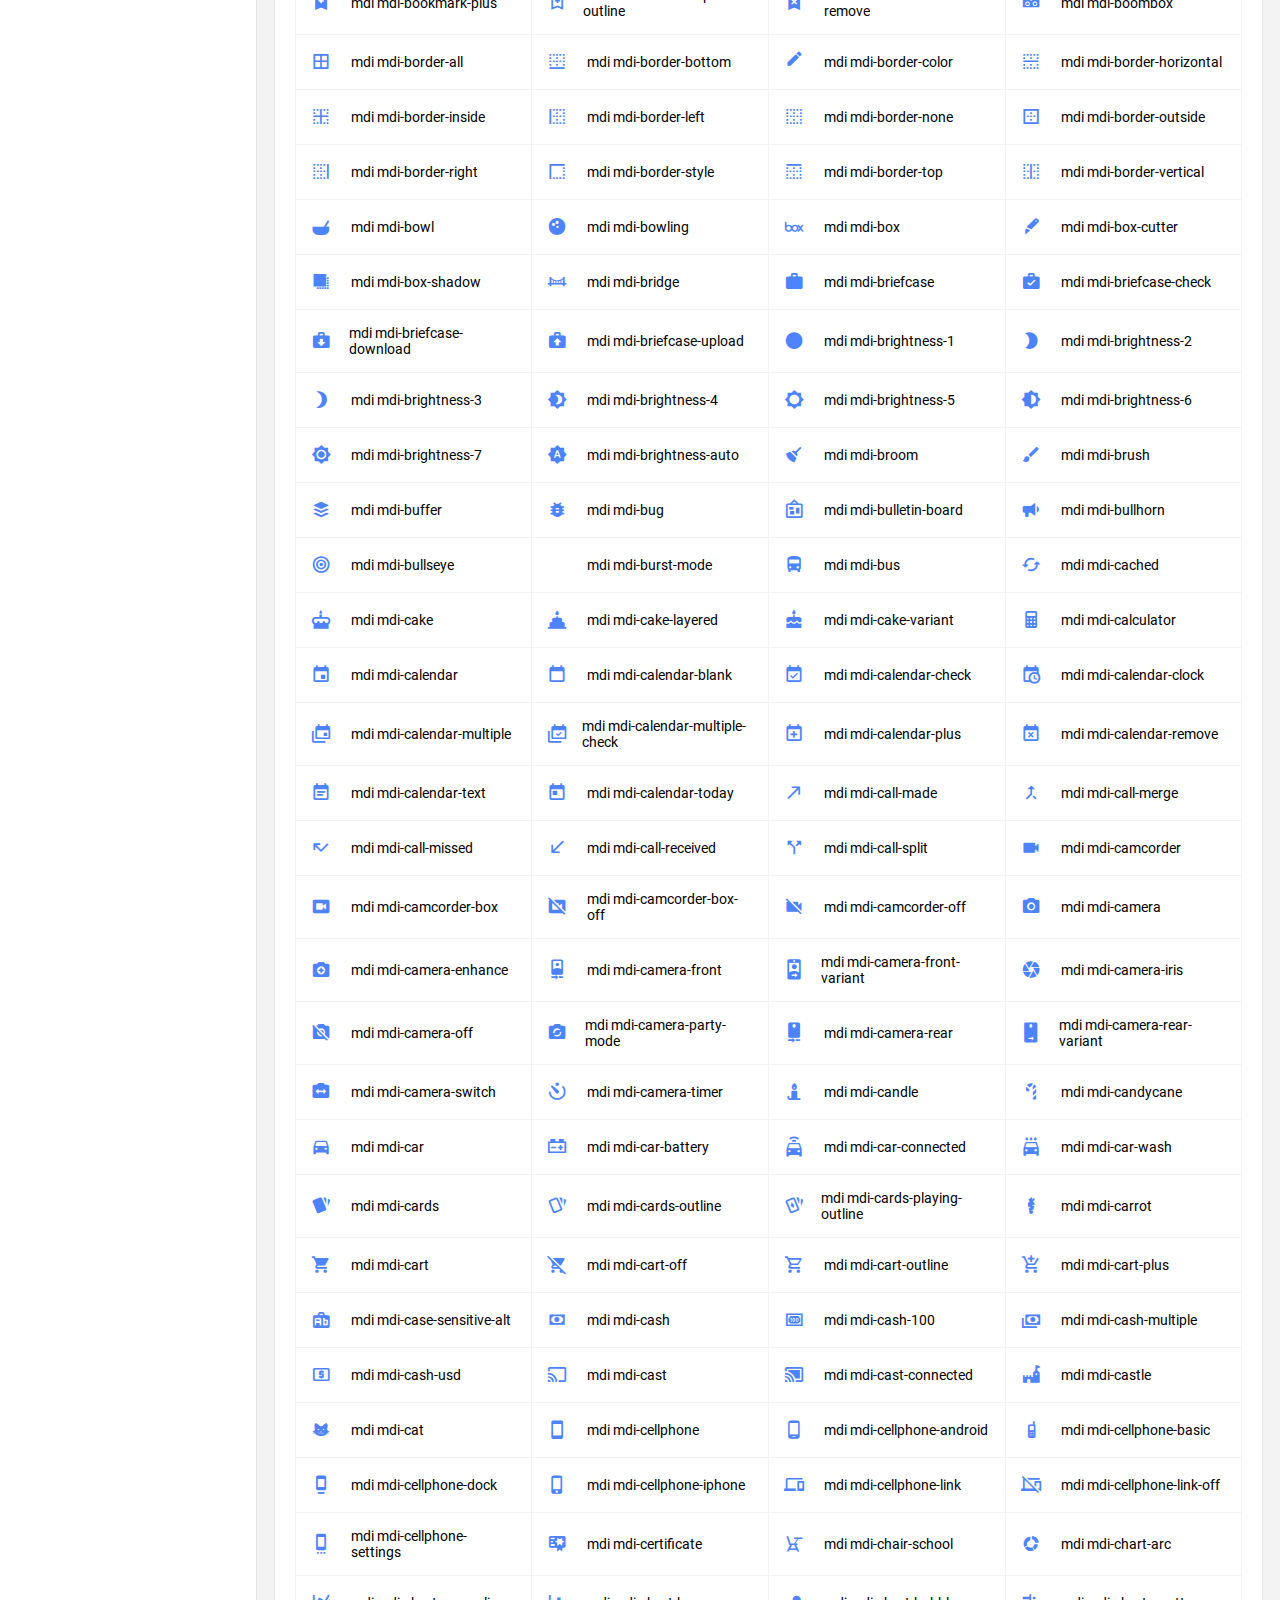
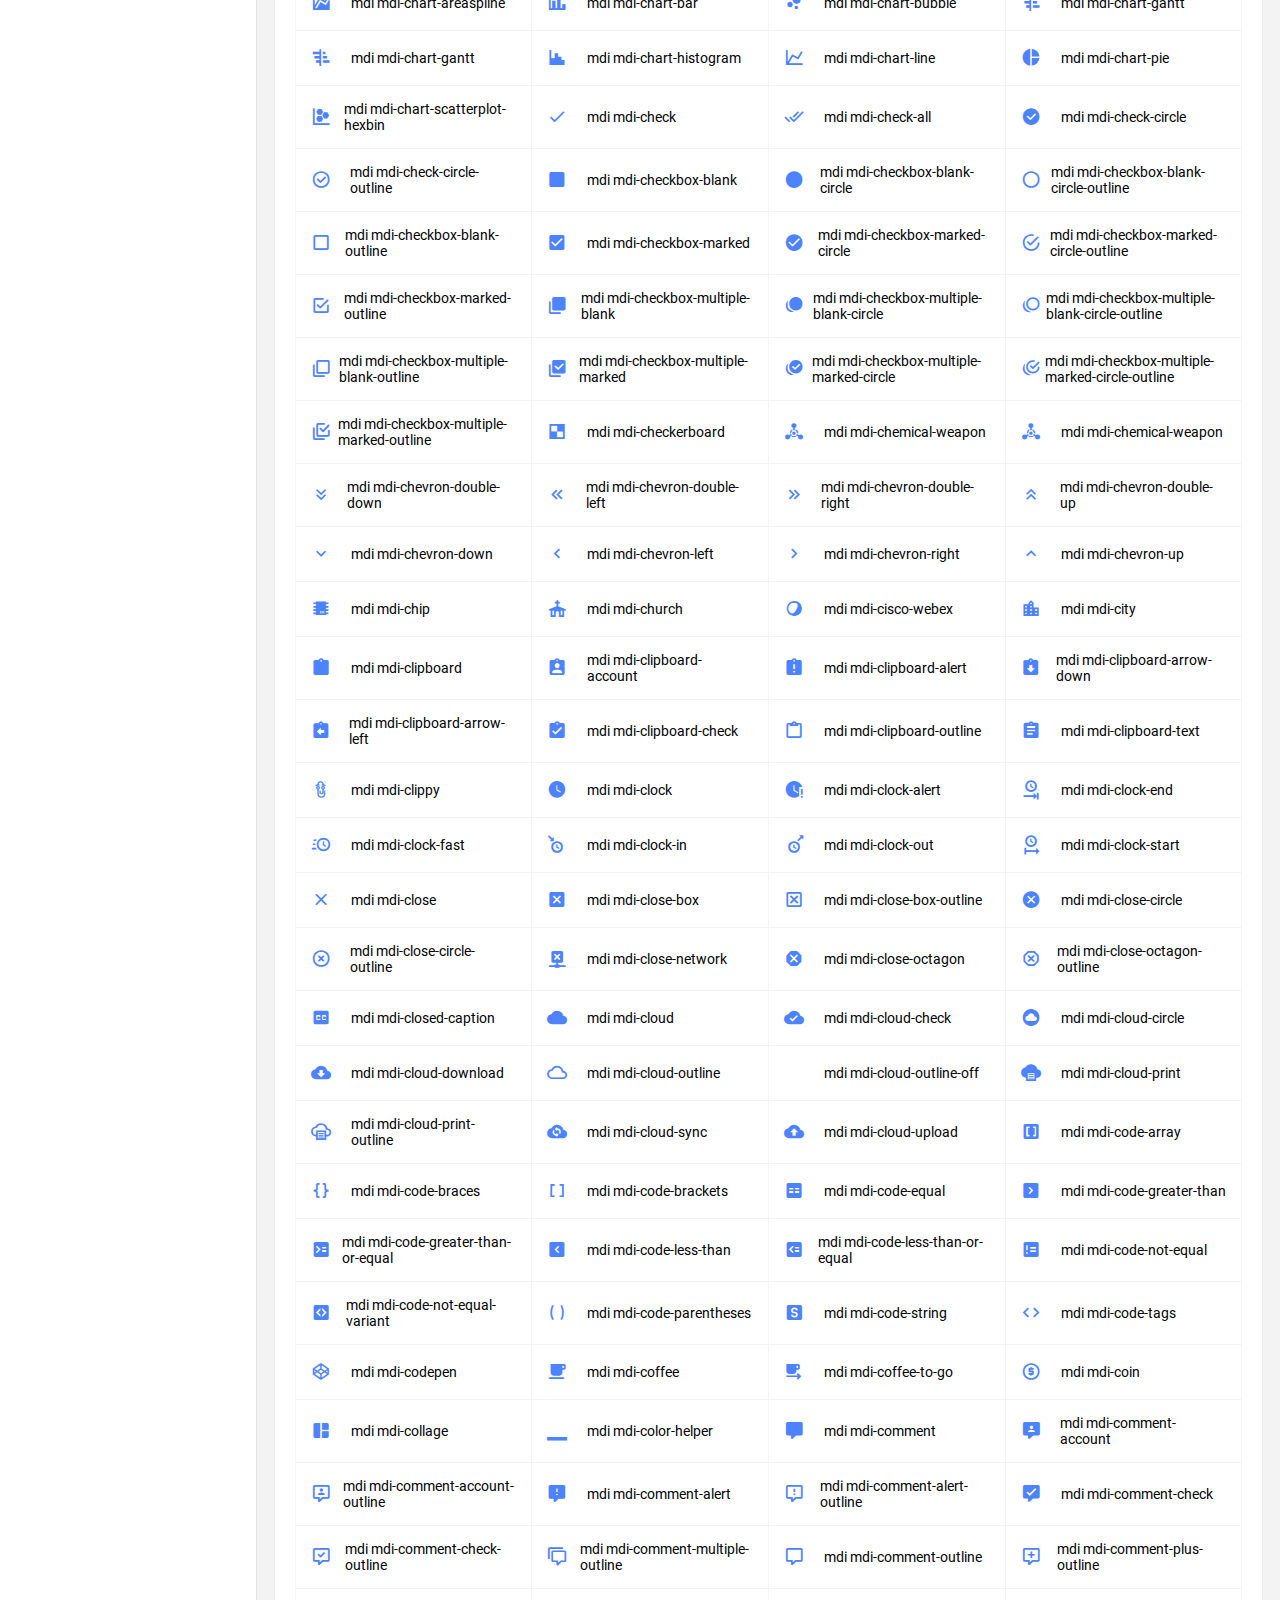
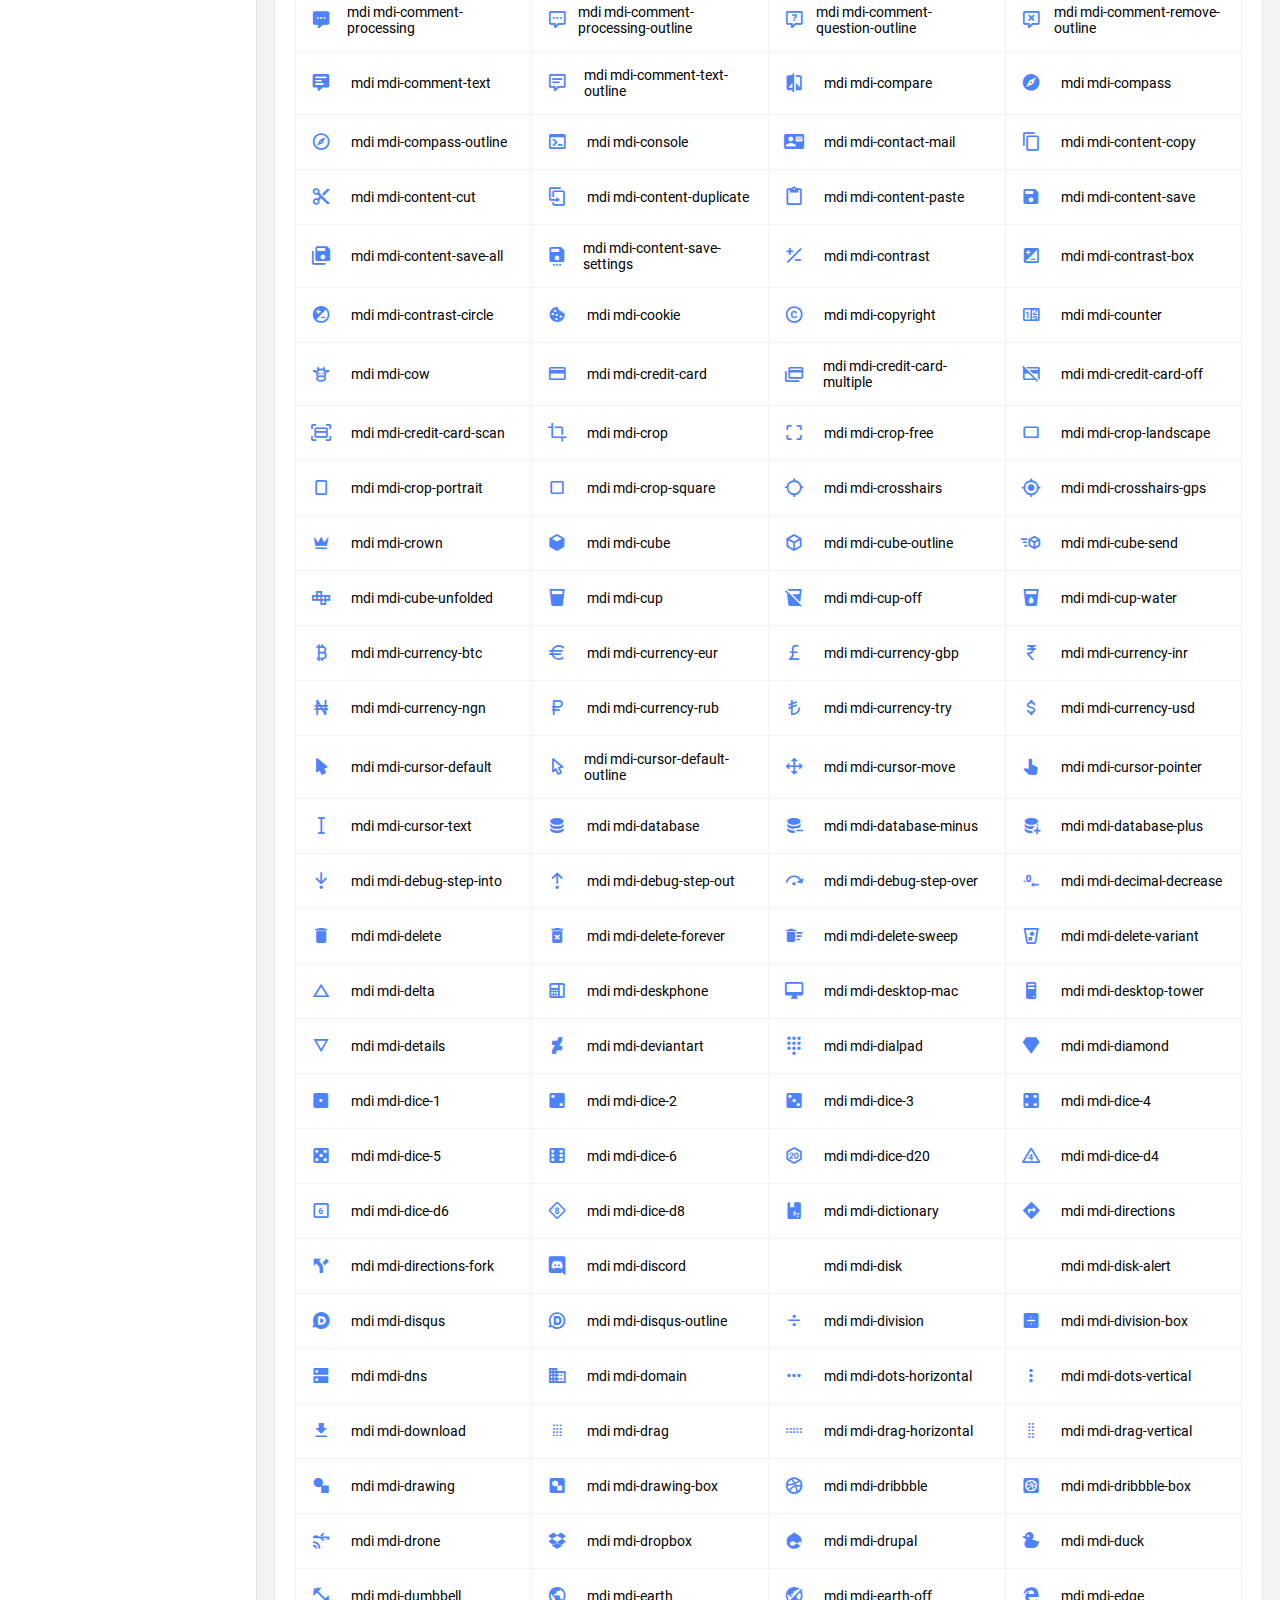
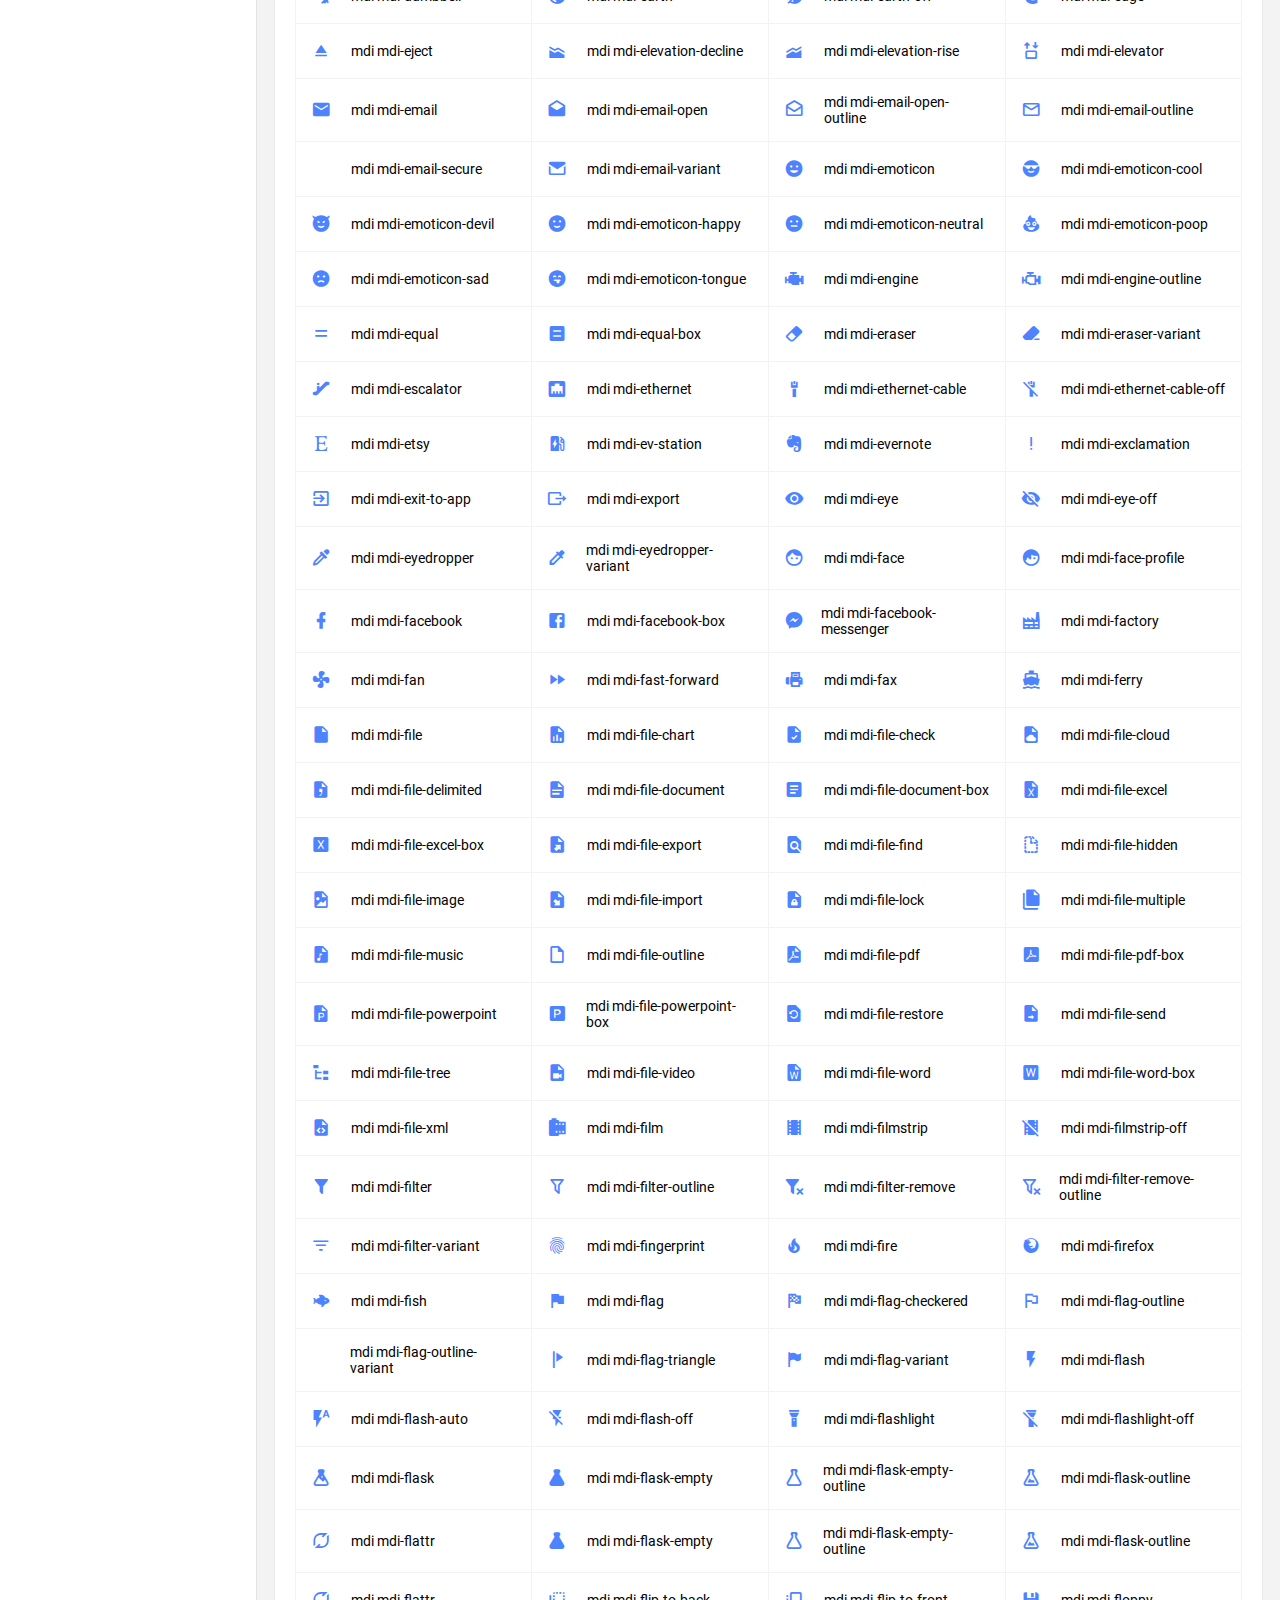
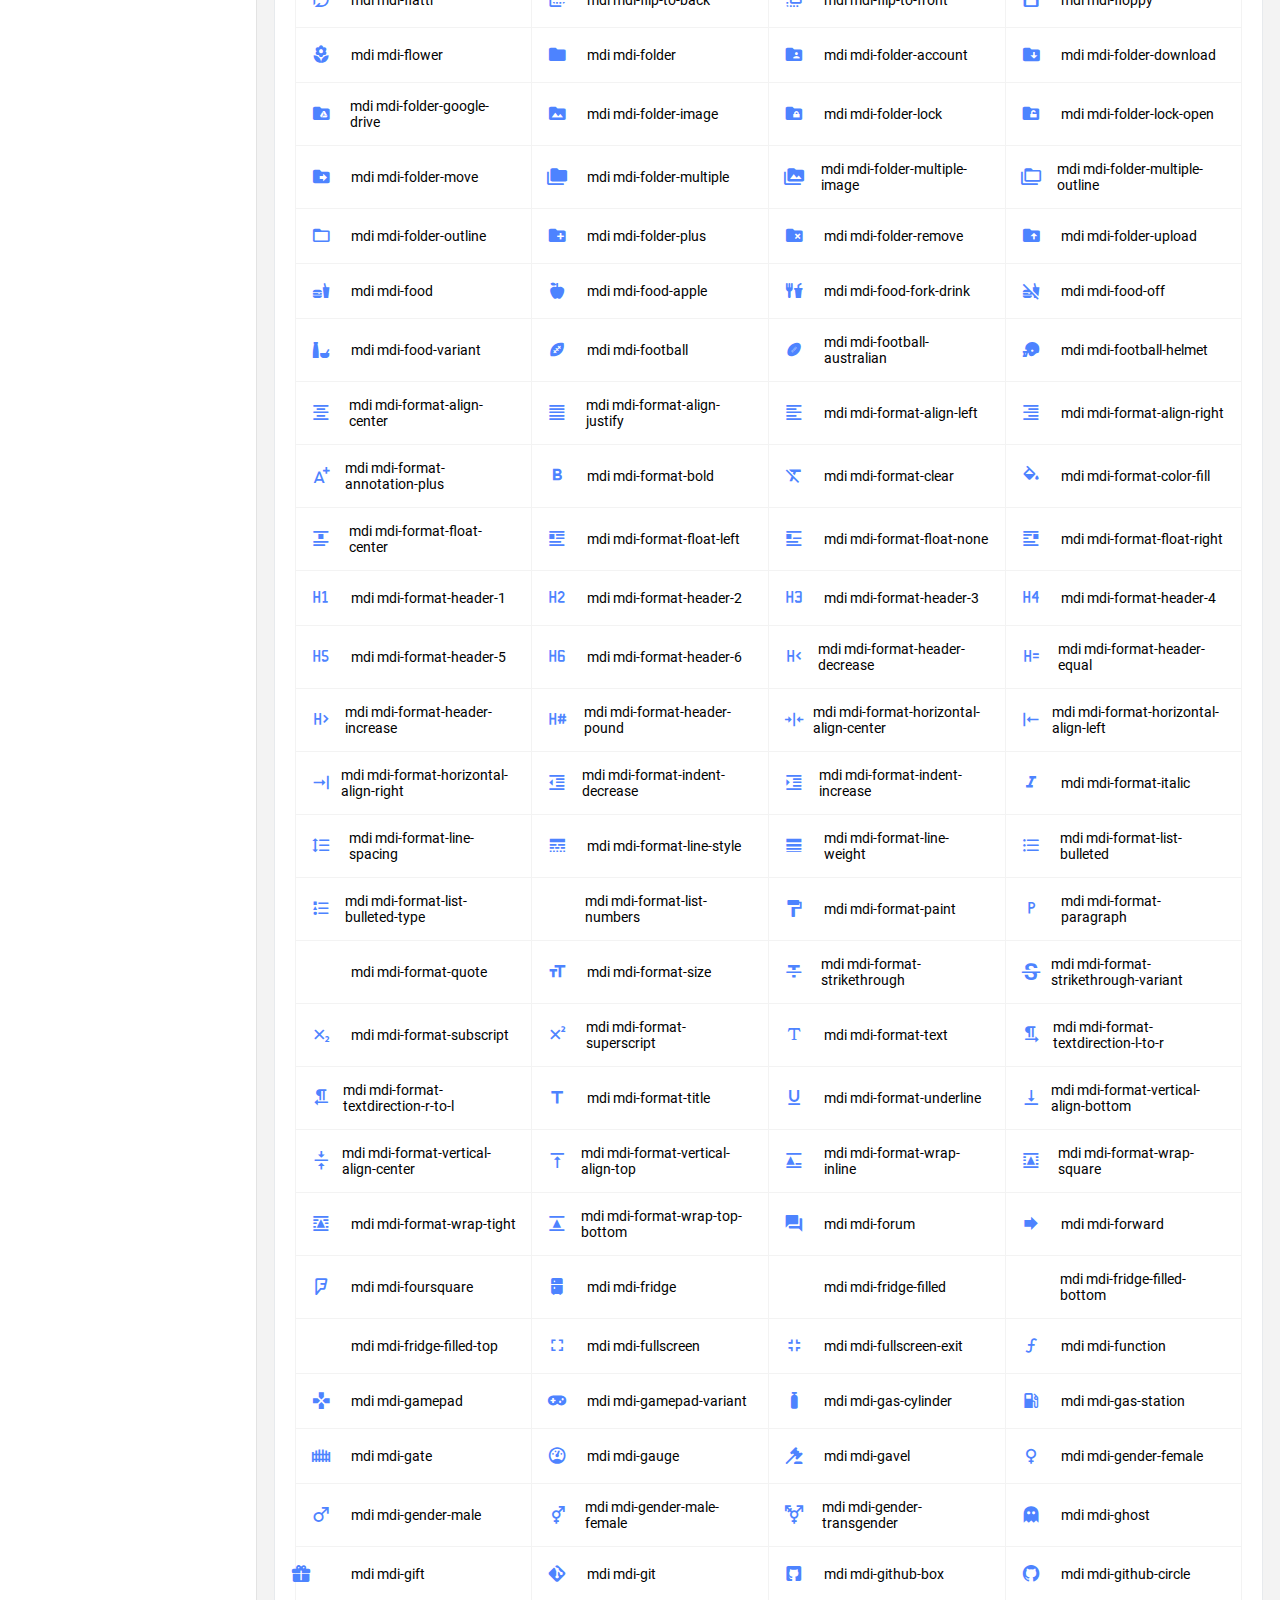
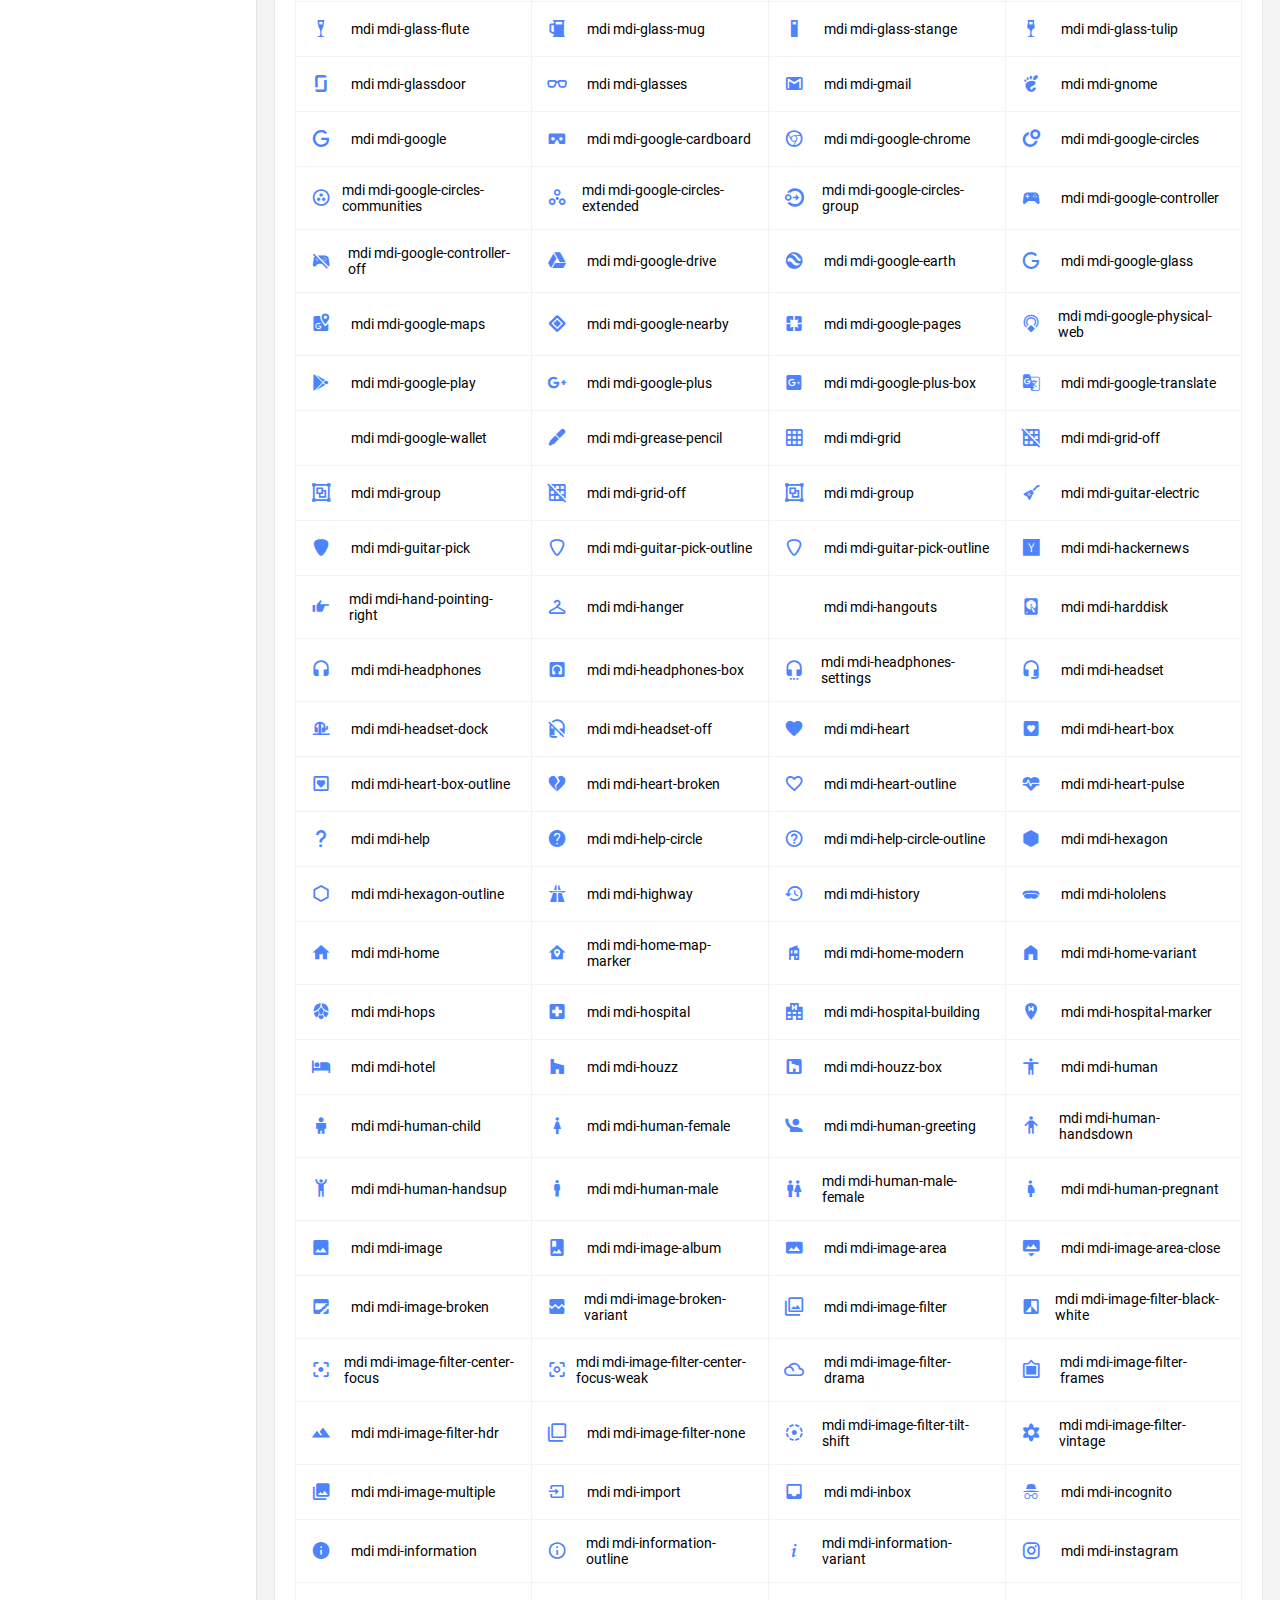
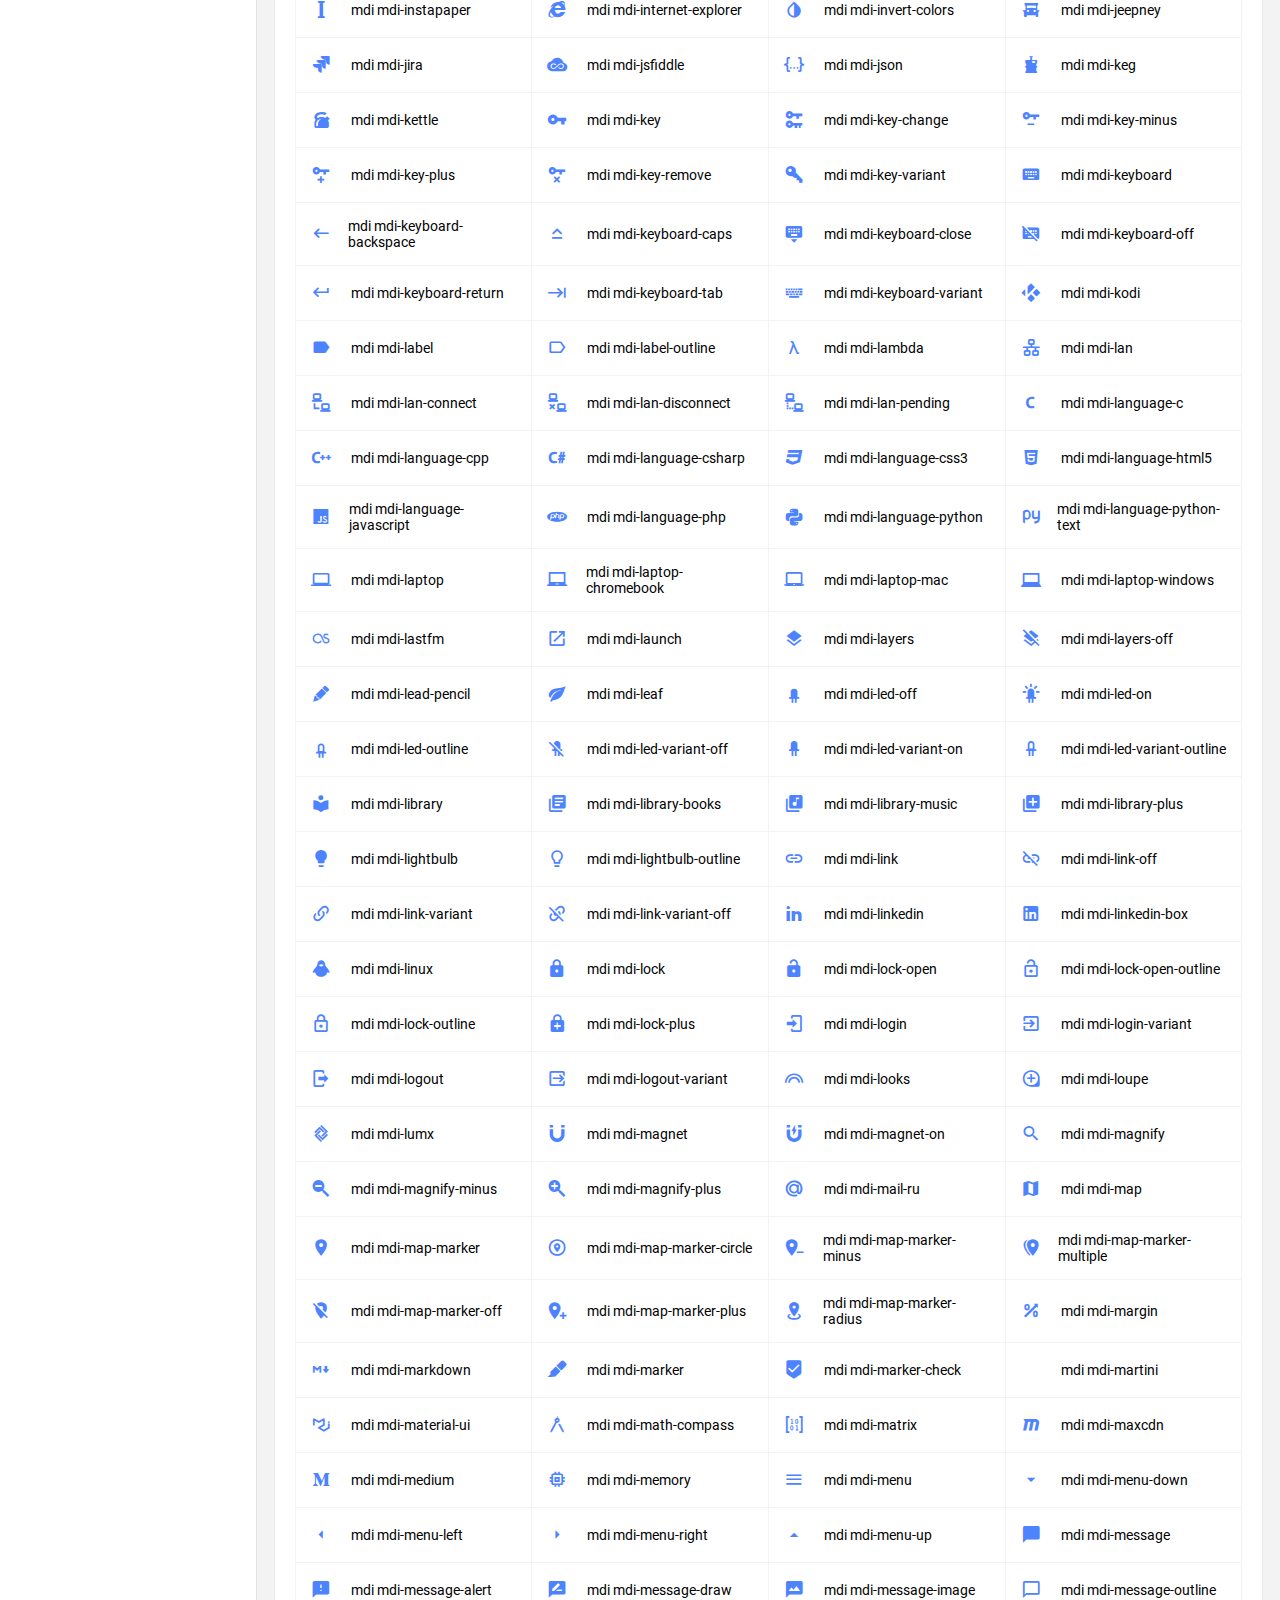
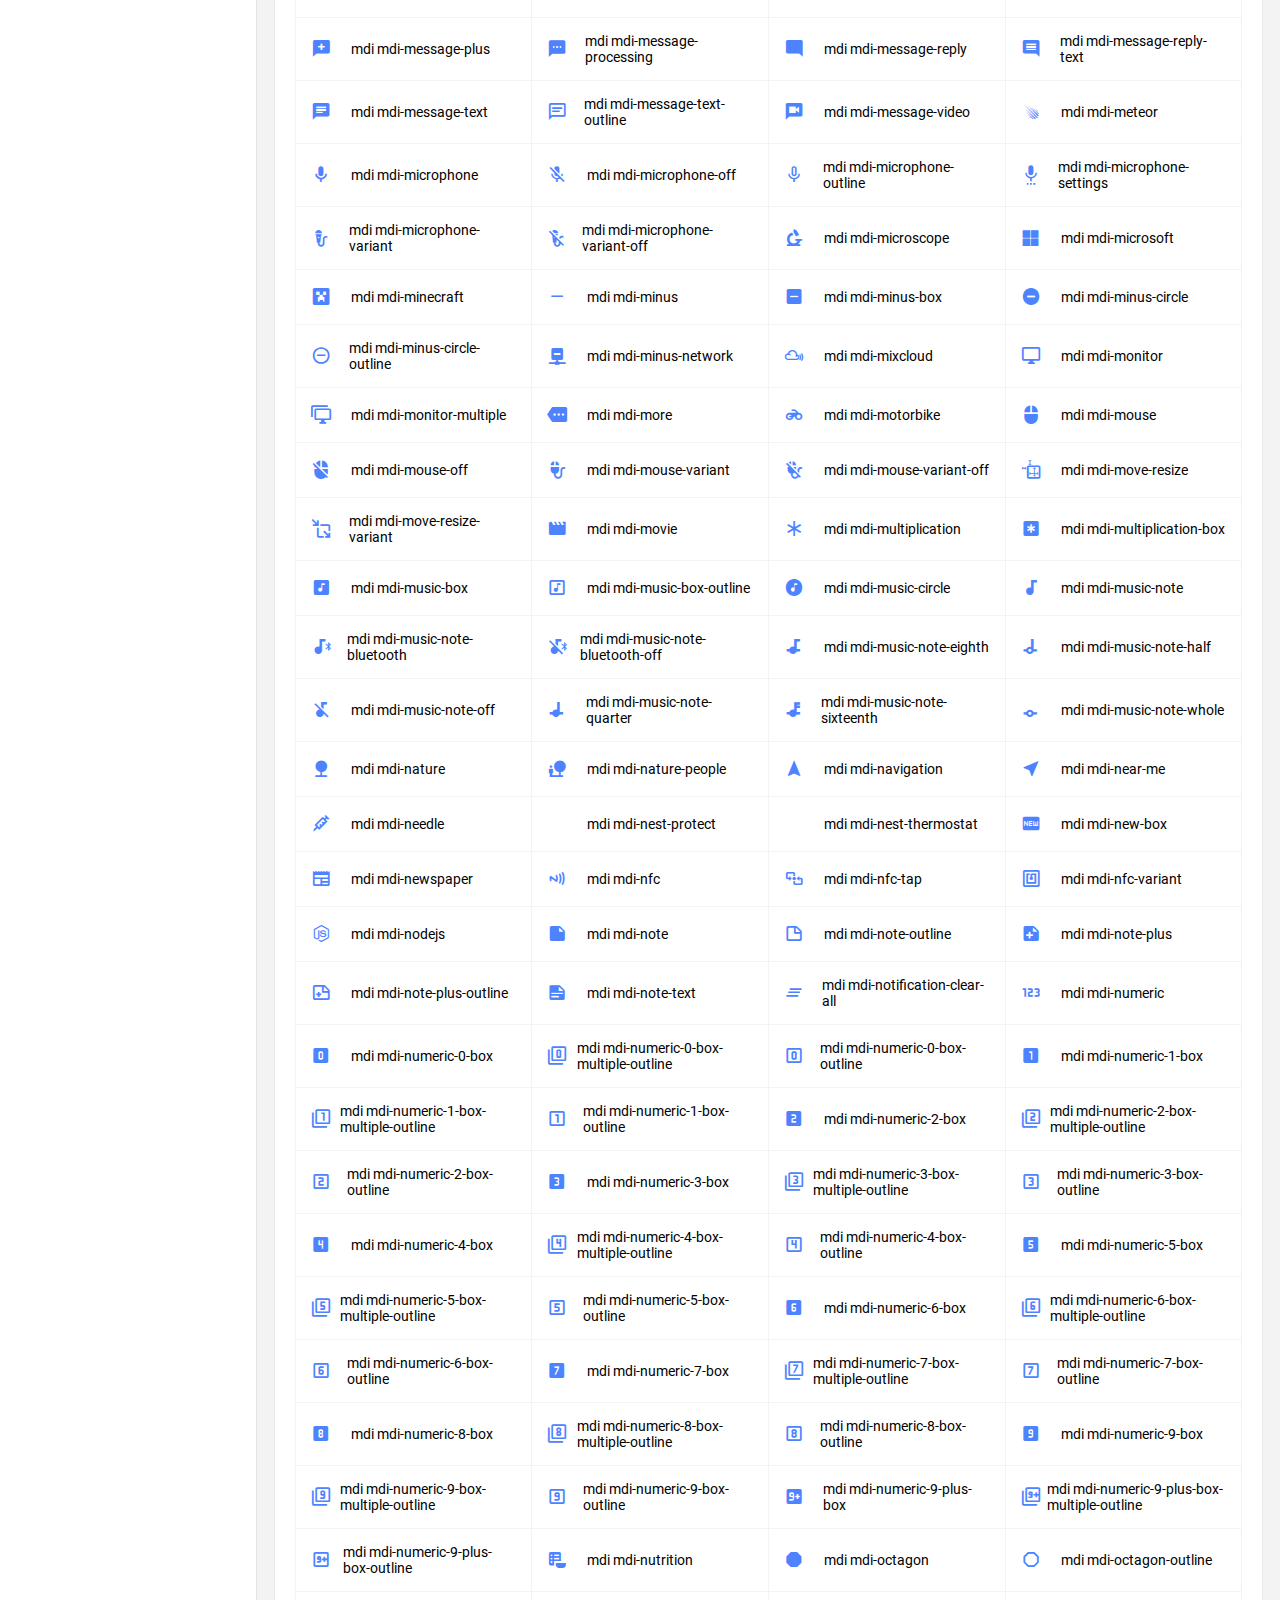
<file: bin/static/home/pages/icons/mdi.html>
<!DOCTYPE html>
<html lang="en">

<head>
  <!-- Required meta tags -->
  <meta charset="utf-8">
  <meta name="viewport" content="width=device-width, initial-scale=1, shrink-to-fit=no">
  <title>Majestic Admin</title>
  <!-- plugins:css -->
  <link rel="stylesheet" href="../../vendors/mdi/css/materialdesignicons.min.css">
  <link rel="stylesheet" href="../../vendors/base/vendor.bundle.base.css">
  <!-- endinject -->
  <!-- inject:css -->
  <link rel="stylesheet" href="../../css/style.css">
  <!-- endinject -->
  <link rel="shortcut icon" href="../../images/favicon.png" />
</head>

<body>
  <div class=" container-scroller">
    <!-- partial:../../partials/_navbar.html -->
    <nav class="navbar col-lg-12 col-12 p-0 fixed-top d-flex flex-row">
      <div class="navbar-brand-wrapper d-flex justify-content-center">
        <div class="navbar-brand-inner-wrapper d-flex justify-content-between align-items-center w-100">  
          <a class="navbar-brand brand-logo" href="../../index.html"><img src="../../images/logo.svg" alt="logo"/></a>
          <a class="navbar-brand brand-logo-mini" href="../../index.html"><img src="../../images/logo-mini.svg" alt="logo"/></a>
          <button class="navbar-toggler navbar-toggler align-self-center" type="button" data-toggle="minimize">
            <span class="mdi mdi-sort-variant"></span>
          </button>
        </div>  
      </div>
      <div class="navbar-menu-wrapper d-flex align-items-center justify-content-end">
        <ul class="navbar-nav mr-lg-4 w-100">
          <li class="nav-item nav-search d-none d-lg-block w-100">
            <div class="input-group">
              <div class="input-group-prepend">
                <span class="input-group-text" id="search">
                  <i class="mdi mdi-magnify"></i>
                </span>
              </div>
              <input type="text" class="form-control" placeholder="Search now" aria-label="search" aria-describedby="search">
            </div>
          </li>
        </ul>
        <ul class="navbar-nav navbar-nav-right">
          <li class="nav-item dropdown mr-1">
            <a class="nav-link count-indicator dropdown-toggle d-flex justify-content-center align-items-center" id="messageDropdown" href="#" data-toggle="dropdown">
              <i class="mdi mdi-message-text mx-0"></i>
              <span class="count"></span>
            </a>
            <div class="dropdown-menu dropdown-menu-right navbar-dropdown" aria-labelledby="messageDropdown">
              <p class="mb-0 font-weight-normal float-left dropdown-header">Messages</p>
              <a class="dropdown-item">
                <div class="item-thumbnail">
                    <img src="../../images/faces/face4.jpg" alt="image" class="profile-pic">
                </div>
                <div class="item-content flex-grow">
                  <h6 class="ellipsis font-weight-normal">David Grey
                  </h6>
                  <p class="font-weight-light small-text text-muted mb-0">
                    The meeting is cancelled
                  </p>
                </div>
              </a>
              <a class="dropdown-item">
                <div class="item-thumbnail">
                    <img src="../../images/faces/face2.jpg" alt="image" class="profile-pic">
                </div>
                <div class="item-content flex-grow">
                  <h6 class="ellipsis font-weight-normal">Tim Cook
                  </h6>
                  <p class="font-weight-light small-text text-muted mb-0">
                    New product launch
                  </p>
                </div>
              </a>
              <a class="dropdown-item">
                <div class="item-thumbnail">
                    <img src="../../images/faces/face3.jpg" alt="image" class="profile-pic">
                </div>
                <div class="item-content flex-grow">
                  <h6 class="ellipsis font-weight-normal"> Johnson
                  </h6>
                  <p class="font-weight-light small-text text-muted mb-0">
                    Upcoming board meeting
                  </p>
                </div>
              </a>
            </div>
          </li>
          <li class="nav-item dropdown mr-4">
            <a class="nav-link count-indicator dropdown-toggle d-flex align-items-center justify-content-center notification-dropdown" id="notificationDropdown" href="#" data-toggle="dropdown">
              <i class="mdi mdi-bell mx-0"></i>
              <span class="count"></span>
            </a>
            <div class="dropdown-menu dropdown-menu-right navbar-dropdown" aria-labelledby="notificationDropdown">
              <p class="mb-0 font-weight-normal float-left dropdown-header">Notifications</p>
              <a class="dropdown-item">
                <div class="item-thumbnail">
                  <div class="item-icon bg-success">
                    <i class="mdi mdi-information mx-0"></i>
                  </div>
                </div>
                <div class="item-content">
                  <h6 class="font-weight-normal">Application Error</h6>
                  <p class="font-weight-light small-text mb-0 text-muted">
                    Just now
                  </p>
                </div>
              </a>
              <a class="dropdown-item">
                <div class="item-thumbnail">
                  <div class="item-icon bg-warning">
                    <i class="mdi mdi-settings mx-0"></i>
                  </div>
                </div>
                <div class="item-content">
                  <h6 class="font-weight-normal">Settings</h6>
                  <p class="font-weight-light small-text mb-0 text-muted">
                    Private message
                  </p>
                </div>
              </a>
              <a class="dropdown-item">
                <div class="item-thumbnail">
                  <div class="item-icon bg-info">
                    <i class="mdi mdi-account-box mx-0"></i>
                  </div>
                </div>
                <div class="item-content">
                  <h6 class="font-weight-normal">New user registration</h6>
                  <p class="font-weight-light small-text mb-0 text-muted">
                    2 days ago
                  </p>
                </div>
              </a>
            </div>
          </li>
          <li class="nav-item nav-profile dropdown">
            <a class="nav-link dropdown-toggle" href="#" data-toggle="dropdown" id="profileDropdown">
              <img src="../../images/faces/face5.jpg" alt="profile"/>
              <span class="nav-profile-name">Louis Barnett</span>
            </a>
            <div class="dropdown-menu dropdown-menu-right navbar-dropdown" aria-labelledby="profileDropdown">
              <a class="dropdown-item">
                <i class="mdi mdi-settings text-primary"></i>
                Settings
              </a>
              <a class="dropdown-item">
                <i class="mdi mdi-logout text-primary"></i>
                Logout
              </a>
            </div>
          </li>
        </ul>
        <button class="navbar-toggler navbar-toggler-right d-lg-none align-self-center" type="button" data-toggle="offcanvas">
          <span class="mdi mdi-menu"></span>
        </button>
      </div>
    </nav>
    <!-- partial -->
    <div class="container-fluid page-body-wrapper">
      <!-- partial:../../partials/_sidebar.html -->
      <nav class="sidebar sidebar-offcanvas" id="sidebar">
        <ul class="nav">
          <li class="nav-item">
            <a class="nav-link" href="../../index.html">
              <i class="mdi mdi-home menu-icon"></i>
              <span class="menu-title">Dashboard</span>
            </a>
          </li>
          <li class="nav-item">
            <a class="nav-link" data-toggle="collapse" href="#ui-basic" aria-expanded="false" aria-controls="ui-basic">
              <i class="mdi mdi-circle-outline menu-icon"></i>
              <span class="menu-title">UI Elements</span>
              <i class="menu-arrow"></i>
            </a>
            <div class="collapse" id="ui-basic">
              <ul class="nav flex-column sub-menu">
                <li class="nav-item"> <a class="nav-link" href="../../pages/ui-features/buttons.html">Buttons</a></li>
                <li class="nav-item"> <a class="nav-link" href="../../pages/ui-features/typography.html">Typography</a></li>
              </ul>
            </div>
          </li>
          <li class="nav-item">
            <a class="nav-link" href="../../pages/forms/basic_elements.html">
              <i class="mdi mdi-view-headline menu-icon"></i>
              <span class="menu-title">Form elements</span>
            </a>
          </li>
          <li class="nav-item">
            <a class="nav-link" href="../../pages/charts/chartjs.html">
              <i class="mdi mdi-chart-pie menu-icon"></i>
              <span class="menu-title">Charts</span>
            </a>
          </li>
          <li class="nav-item">
            <a class="nav-link" href="../../pages/tables/basic-table.html">
              <i class="mdi mdi-grid-large menu-icon"></i>
              <span class="menu-title">Tables</span>
            </a>
          </li>
          <li class="nav-item">
            <a class="nav-link" href="../../pages/icons/mdi.html">
              <i class="mdi mdi-emoticon menu-icon"></i>
              <span class="menu-title">Icons</span>
            </a>
          </li>
          <li class="nav-item">
            <a class="nav-link" data-toggle="collapse" href="#auth" aria-expanded="false" aria-controls="auth">
              <i class="mdi mdi-account menu-icon"></i>
              <span class="menu-title">User Pages</span>
              <i class="menu-arrow"></i>
            </a>
            <div class="collapse" id="auth">
              <ul class="nav flex-column sub-menu">
                <li class="nav-item"> <a class="nav-link" href="../../pages/samples/login.html"> Login </a></li>
                <li class="nav-item"> <a class="nav-link" href="../../pages/samples/login-2.html"> Login 2 </a></li>
                <li class="nav-item"> <a class="nav-link" href="../../pages/samples/register.html"> Register </a></li>
                <li class="nav-item"> <a class="nav-link" href="../../pages/samples/register-2.html"> Register 2 </a></li>
                <li class="nav-item"> <a class="nav-link" href="../../pages/samples/lock-screen.html"> Lockscreen </a></li>
              </ul>
            </div>
          </li>
          <li class="nav-item">
            <a class="nav-link" href="../../documentation/documentation.html">
              <i class="mdi mdi-file-document-box-outline menu-icon"></i>
              <span class="menu-title">Documentation</span>
            </a>
          </li>
        </ul>
      </nav>
      <!-- partial -->
      <div class="main-panel">        
        <div class="content-wrapper">
          <div class="row">
            <div class="col-lg-12 grid-margin">
              <div class="card">
                <div class="card-body">
                  <div class="row icons-list">
                    <div class="col-sm-6 col-md-4 col-lg-3">
                        <i class="mdi mdi-access-point"></i> mdi mdi-access-point
                    </div>
                    <div class="col-sm-6 col-md-4 col-lg-3">
                        <i class="mdi mdi-access-point-network"></i> mdi mdi-access-point-network
                    </div>
                    <div class="col-sm-6 col-md-4 col-lg-3">
                        <i class="mdi mdi-account"></i> mdi mdi-account
                    </div>
                    <div class="col-sm-6 col-md-4 col-lg-3">
                        <i class="mdi mdi-account-box"></i> mdi mdi-account-box
                    </div>
                    <div class="col-sm-6 col-md-4 col-lg-3">
                        <i class="mdi mdi-account-box-outline"></i> mdi mdi-account-box-outline
                    </div>
                    <div class="col-sm-6 col-md-4 col-lg-3">
                        <i class="mdi mdi-account-card-details"></i> mdi mdi-account-card-details
                    </div>
                    <div class="col-sm-6 col-md-4 col-lg-3">
                        <i class="mdi mdi-account-check"></i> mdi mdi-account-check
                    </div>
                    <div class="col-sm-6 col-md-4 col-lg-3">
                        <i class="mdi mdi-account-circle"></i> mdi mdi-account-circle
                    </div>
                    <div class="col-sm-6 col-md-4 col-lg-3">
                        <i class="mdi mdi-account-convert"></i> mdi mdi-account-convert
                    </div>
                    <div class="col-sm-6 col-md-4 col-lg-3">
                        <i class="mdi mdi-account-key"></i> mdi mdi-account-key
                    </div>
                    <div class="col-sm-6 col-md-4 col-lg-3">
                        <i class="mdi mdi-account-location"></i> mdi mdi-account-location
                    </div>
                    <div class="col-sm-6 col-md-4 col-lg-3">
                        <i class="mdi mdi-account-minus"></i> mdi mdi-account-minus
                    </div>
                    <div class="col-sm-6 col-md-4 col-lg-3">
                        <i class="mdi mdi-account-multiple"></i> mdi mdi-account-multiple
                    </div>
                    <div class="col-sm-6 col-md-4 col-lg-3">
                        <i class="mdi mdi-account-multiple-minus"></i> mdi mdi-account-multiple-minus
                    </div>
                    <div class="col-sm-6 col-md-4 col-lg-3">
                        <i class="mdi mdi-account-multiple-outline"></i> mdi mdi-account-multiple-outline
                    </div>
                    <div class="col-sm-6 col-md-4 col-lg-3">
                        <i class="mdi mdi-account-multiple-plus"></i> mdi mdi-account-multiple-plus
                    </div>
                    <div class="col-sm-6 col-md-4 col-lg-3">
                        <i class="mdi mdi-account-network"></i> mdi mdi-account-network
                    </div>
                    <div class="col-sm-6 col-md-4 col-lg-3">
                        <i class="mdi mdi-account-off"></i> mdi mdi-account-off
                    </div>
                    <div class="col-sm-6 col-md-4 col-lg-3">
                        <i class="mdi mdi-account-outline"></i> mdi mdi-account-outline
                    </div>
                    <div class="col-sm-6 col-md-4 col-lg-3">
                        <i class="mdi mdi-account-plus"></i> mdi mdi-account-plus
                    </div>
                    <div class="col-sm-6 col-md-4 col-lg-3">
                        <i class="mdi mdi-account-remove"></i> mdi mdi-account-remove
                    </div>
                    <div class="col-sm-6 col-md-4 col-lg-3">
                        <i class="mdi mdi-account-search"></i> mdi mdi-account-search
                    </div>
                    <div class="col-sm-6 col-md-4 col-lg-3">
                        <i class="mdi mdi-account-settings"></i> mdi mdi-account-settings
                    </div>
                    <div class="col-sm-6 col-md-4 col-lg-3">
                        <i class="mdi mdi-account-settings-variant"></i> mdi mdi-account-settings-variant
                    </div>
                    <div class="col-sm-6 col-md-4 col-lg-3">
                        <i class="mdi mdi-account-star"></i> mdi mdi-account-star
                    </div>
                    <div class="col-sm-6 col-md-4 col-lg-3">
                        <i class="mdi mdi-account-switch"></i> mdi mdi-account-switch
                    </div>
                    <div class="col-sm-6 col-md-4 col-lg-3">
                        <i class="mdi mdi-adjust"></i> mdi mdi-adjust
                    </div>
                    <div class="col-sm-6 col-md-4 col-lg-3">
                        <i class="mdi mdi-air-conditioner"></i> mdi mdi-air-conditioner
                    </div>
                    <div class="col-sm-6 col-md-4 col-lg-3">
                        <i class="mdi mdi-airballoon"></i> mdi mdi-airballoon
                    </div>
                    <div class="col-sm-6 col-md-4 col-lg-3">
                        <i class="mdi mdi-airplane"></i> mdi mdi-airplane
                    </div>
                    <div class="col-sm-6 col-md-4 col-lg-3">
                        <i class="mdi mdi-airplane-landing"></i> mdi mdi-airplane-landing
                    </div>
                    <div class="col-sm-6 col-md-4 col-lg-3">
                        <i class="mdi mdi-airplane-off"></i> mdi mdi-airplane-off
                    </div>
                    <div class="col-sm-6 col-md-4 col-lg-3">
                        <i class="mdi mdi-airplane-takeoff"></i> mdi mdi-airplane-takeoff
                    </div>
                    <div class="col-sm-6 col-md-4 col-lg-3">
                        <i class="mdi mdi-airplay"></i> mdi mdi-airplay
                    </div>
                    <div class="col-sm-6 col-md-4 col-lg-3">
                        <i class="mdi mdi-alarm"></i> mdi mdi-alarm
                    </div>
                    <div class="col-sm-6 col-md-4 col-lg-3">
                        <i class="mdi mdi-alarm-check"></i> mdi mdi-alarm-check
                    </div>
                    <div class="col-sm-6 col-md-4 col-lg-3">
                        <i class="mdi mdi-alarm-multiple"></i> mdi mdi-alarm-multiple
                    </div>
                    <div class="col-sm-6 col-md-4 col-lg-3">
                        <i class="mdi mdi-alarm-off"></i> mdi mdi-alarm-off
                    </div>
                    <div class="col-sm-6 col-md-4 col-lg-3">
                        <i class="mdi mdi-alarm-plus"></i> mdi mdi-alarm-plus
                    </div>
                    <div class="col-sm-6 col-md-4 col-lg-3">
                        <i class="mdi mdi-album"></i> mdi mdi-albums
                    </div>
                    <div class="col-sm-6 col-md-4 col-lg-3">
                        <i class="mdi mdi-alert"></i> mdi mdi-alert
                    </div>
                    <div class="col-sm-6 col-md-4 col-lg-3">
                        <i class="mdi mdi-alert-box"></i> mdi mdi-alert-box
                    </div>
                    <div class="col-sm-6 col-md-4 col-lg-3">
                        <i class="mdi mdi-alert-circle"></i> mdi mdi-alert-circle
                    </div>
                    <div class="col-sm-6 col-md-4 col-lg-3">
                        <i class="mdi mdi-alert-circle-outline"></i> mdi mdi-alert-circle-outline
                    </div>
                    <div class="col-sm-6 col-md-4 col-lg-3">
                        <i class="mdi mdi-alert-octagon"></i> mdi mdi-alert-octagon
                    </div>
                    <div class="col-sm-6 col-md-4 col-lg-3">
                        <i class="mdi mdi-alert-outline"></i> mdi mdi-alert-outline
                    </div>
                    <div class="col-sm-6 col-md-4 col-lg-3">
                        <i class="mdi mdi-alpha"></i> mdi mdi-alpha
                    </div>
                    <div class="col-sm-6 col-md-4 col-lg-3">
                        <i class="mdi mdi-alphabetical"></i> mdi mdi-alphabetical
                    </div>
                    <div class="col-sm-6 col-md-4 col-lg-3">
                        <i class="mdi mdi-altimeter"></i> mdi mdi-altimeter
                    </div>
                    <div class="col-sm-6 col-md-4 col-lg-3">
                        <i class="mdi mdi-amazon"></i> mdi mdi-amazon
                    </div>
                    <div class="col-sm-6 col-md-4 col-lg-3">
                        <i class="mdi mdi-amazon-clouddrive"></i> mdi mdi-amazon-clouddrive
                    </div>
                    <div class="col-sm-6 col-md-4 col-lg-3">
                        <i class="mdi mdi-ambulance"></i> mdi mdi-ambulance
                    </div>
                    <div class="col-sm-6 col-md-4 col-lg-3">
                        <i class="mdi mdi-amplifier"></i> mdi mdi-amplifier
                    </div>
                    <div class="col-sm-6 col-md-4 col-lg-3">
                        <i class="mdi mdi-anchor"></i> mdi mdi-anchor
                    </div>
                    <div class="col-sm-6 col-md-4 col-lg-3">
                        <i class="mdi mdi-android"></i> mdi mdi-android
                    </div>
                    <div class="col-sm-6 col-md-4 col-lg-3">
                        <i class="mdi mdi-android-debug-bridge"></i> mdi mdi-android-debug-bridge
                    </div>
                    <div class="col-sm-6 col-md-4 col-lg-3">
                        <i class="mdi mdi-android-studio"></i> mdi mdi-android-studio
                    </div>
                    <div class="col-sm-6 col-md-4 col-lg-3">
                        <i class="mdi mdi-animation"></i> mdi mdi-animation
                    </div>
                    <div class="col-sm-6 col-md-4 col-lg-3">
                        <i class="mdi mdi-apple"></i> mdi mdi-apple
                    </div>
                    <div class="col-sm-6 col-md-4 col-lg-3">
                        <i class="mdi mdi-apple-finder"></i> mdi mdi-apple-finder
                    </div>
                    <div class="col-sm-6 col-md-4 col-lg-3">
                        <i class="mdi mdi-apple-ios"></i> mdi mdi-apple-ios
                    </div>
                    <div class="col-sm-6 col-md-4 col-lg-3">
                        <i class="mdi mdi-apple-keyboard-caps"></i> mdi mdi-apple-keyboard-caps
                    </div>
                    <div class="col-sm-6 col-md-4 col-lg-3">
                        <i class="mdi mdi-apple-keyboard-command"></i> mdi mdi-apple-keyboard-command
                    </div>
                    <div class="col-sm-6 col-md-4 col-lg-3">
                        <i class="mdi mdi-apple-keyboard-control"></i> mdi mdi-apple-keyboard-control
                    </div>
                    <div class="col-sm-6 col-md-4 col-lg-3">
                        <i class="mdi mdi-apple-keyboard-option"></i> mdi mdi-apple-keyboard-option
                    </div>
                    <div class="col-sm-6 col-md-4 col-lg-3">
                        <i class="mdi mdi-apple-keyboard-shift"></i> mdi mdi-apple-keyboard-shift
                    </div>
                    <div class="col-sm-6 col-md-4 col-lg-3">
                        <i class="mdi mdi-apple-mobileme "></i> mdi mdi-apple-mobileme
                    </div>
                    <div class="col-sm-6 col-md-4 col-lg-3">
                        <i class="mdi mdi-apple-safari"></i> mdi mdi-apple-safari
                    </div>
                    <div class="col-sm-6 col-md-4 col-lg-3">
                        <i class="mdi mdi-application"></i> mdi mdi-application
                    </div>
                    <div class="col-sm-6 col-md-4 col-lg-3">
                        <i class="mdi mdi-appnet"></i> mdi mdi-appnet
                    </div>
                    <div class="col-sm-6 col-md-4 col-lg-3">
                        <i class="mdi mdi-apps"></i> mdi mdi-apps
                    </div>
                    <div class="col-sm-6 col-md-4 col-lg-3">
                        <i class="mdi mdi-archive"></i> mdi mdi-archive
                    </div>
                    <div class="col-sm-6 col-md-4 col-lg-3">
                        <i class="mdi mdi-arrange-bring-forward"></i> mdi mdi-arrange-bring-forward
                    </div>
                    <div class="col-sm-6 col-md-4 col-lg-3">
                        <i class="mdi mdi-arrange-bring-to-front"></i> mdi mdi-arrange-bring-to-front
                    </div>
                    <div class="col-sm-6 col-md-4 col-lg-3">
                        <i class="mdi mdi-arrange-send-backward"></i> mdi mdi-arrange-send-backward
                    </div>
                    <div class="col-sm-6 col-md-4 col-lg-3">
                        <i class="mdi mdi-arrange-send-to-back"></i> mdi mdi-arrange-send-to-back
                    </div>
                    <div class="col-sm-6 col-md-4 col-lg-3">
                        <i class="mdi mdi-arrow-all"></i> mdi mdi-arrow-all
                    </div>
                    <div class="col-sm-6 col-md-4 col-lg-3">
                        <i class="mdi mdi-arrow-bottom-left"></i> mdi mdi-arrow-bottom-left
                    </div>
                    <div class="col-sm-6 col-md-4 col-lg-3">
                        <i class="mdi mdi-arrow-bottom-right"></i> mdi mdi-arrow-bottom-right
                    </div>
                    <div class="col-sm-6 col-md-4 col-lg-3">
                        <i class="mdi mdi-arrow-compress"></i> mdi mdi-arrow-compress
                    </div>
                    <div class="col-sm-6 col-md-4 col-lg-3">
                        <i class="mdi mdi-arrow-compress-all"></i> mdi mdi-arrow-compress-all
                    </div>
                    <div class="col-sm-6 col-md-4 col-lg-3">
                        <i class="mdi mdi-arrow-down"></i> mdi mdi-arrow-down
                    </div>
                    <div class="col-sm-6 col-md-4 col-lg-3">
                        <i class="mdi mdi-arrow-down"></i> mdi mdi-arrow-down
                    </div>
                    <div class="col-sm-6 col-md-4 col-lg-3">
                        <i class="mdi mdi-arrow-down-bold-circle"></i> mdi mdi-arrow-down-bold-circle
                    </div>
                    <div class="col-sm-6 col-md-4 col-lg-3">
                        <i class="mdi mdi-arrow-down-bold-circle-outline"></i> mdi mdi-arrow-down-bold-circle-outline
                    </div>
                    <div class="col-sm-6 col-md-4 col-lg-3">
                        <i class="mdi mdi-arrow-down-bold-hexagon-outline"></i> mdi mdi-arrow-down-bold-hexagon-outline
                    </div>
                    <div class="col-sm-6 col-md-4 col-lg-3">
                        <i class="mdi mdi-arrow-down-drop-circle"></i> mdi mdi-arrow-down-drop-circle
                    </div>
                    <div class="col-sm-6 col-md-4 col-lg-3">
                        <i class="mdi mdi-arrow-down-drop-circle-outline"></i> mdi mdi-arrow-down-drop-circle-outline
                    </div>
                    <div class="col-sm-6 col-md-4 col-lg-3">
                        <i class="mdi mdi-arrow-expand"></i> mdi mdi-arrow-expand
                    </div>
                    <div class="col-sm-6 col-md-4 col-lg-3">
                        <i class="mdi mdi-arrow-expand-all"></i> mdi mdi-arrow-expand-all
                    </div>
                    <div class="col-sm-6 col-md-4 col-lg-3">
                        <i class="mdi mdi-arrow-left"></i> mdi mdi-arrow-left
                    </div>
                    <div class="col-sm-6 col-md-4 col-lg-3">
                        <i class="mdi mdi-arrow-left-bold"></i> mdi mdi-arrow-left-bold
                    </div>
                    <div class="col-sm-6 col-md-4 col-lg-3">
                        <i class="mdi mdi-arrow-left-bold-circle"></i> mdi mdi-arrow-left-bold-circle
                    </div>
                    <div class="col-sm-6 col-md-4 col-lg-3">
                        <i class="mdi mdi-arrow-left-bold-circle-outline"></i> mdi mdi-arrow-left-bold-circle-outline
                    </div>
                    <div class="col-sm-6 col-md-4 col-lg-3">
                        <i class="mdi mdi-arrow-left-bold-hexagon-outline"></i> mdi mdi-arrow-left-bold-hexagon-outline
                    </div>
                    <div class="col-sm-6 col-md-4 col-lg-3">
                        <i class="mdi mdi-arrow-left-drop-circle"></i> mdi mdi-arrow-left-drop-circle
                    </div>
                    <div class="col-sm-6 col-md-4 col-lg-3">
                        <i class="mdi mdi-arrow-left-drop-circle-outline"></i> mdi mdi-arrow-left-drop-circle-outline
                    </div>
                    <div class="col-sm-6 col-md-4 col-lg-3">
                        <i class="mdi mdi-arrow-right"></i> mdi mdi-arrow-right
                    </div>
                    <div class="col-sm-6 col-md-4 col-lg-3">
                        <i class="mdi mdi-arrow-right-bold"></i> mdi mdi-arrow-right-bold
                    </div>
                    <div class="col-sm-6 col-md-4 col-lg-3">
                        <i class="mdi mdi-arrow-right-bold-circle"></i> mdi mdi-arrow-right-bold-circle
                    </div>
                    <div class="col-sm-6 col-md-4 col-lg-3">
                        <i class="mdi mdi-arrow-right-bold-circle-outline"></i> mdi mdi-arrow-right-bold-circle-outline
                    </div>
                    <div class="col-sm-6 col-md-4 col-lg-3">
                        <i class="mdi mdi-arrow-right-bold-hexagon-outline"></i> mdi mdi-arrow-right-bold-hexagon-outline
                    </div>
                    <div class="col-sm-6 col-md-4 col-lg-3">
                        <i class="mdi mdi-arrow-right-drop-circle"></i> mdi mdi-arrow-right-drop-circle
                    </div>
                    <div class="col-sm-6 col-md-4 col-lg-3">
                        <i class="mdi mdi-arrow-right-drop-circle-outline"></i> mdi mdi-arrow-right-drop-circle-outline
                    </div>
                    <div class="col-sm-6 col-md-4 col-lg-3">
                        <i class="mdi mdi-arrow-top-left"></i> mdi mdi-arrow-top-left
                    </div>
                    <div class="col-sm-6 col-md-4 col-lg-3">
                        <i class="mdi mdi-arrow-top-right"></i> mdi mdi-arrow-top-right
                    </div>
                    <div class="col-sm-6 col-md-4 col-lg-3">
                        <i class="mdi mdi-arrow-up"></i> mdi mdi-arrow-up
                    </div>
                    <div class="col-sm-6 col-md-4 col-lg-3">
                        <i class="mdi mdi-arrow-up-bold"></i> mdi mdi-arrow-up-bold
                    </div>
                    <div class="col-sm-6 col-md-4 col-lg-3">
                        <i class="mdi mdi-arrow-up-bold-circle"></i> mdi mdi-arrow-up-bold-circle
                    </div>
                    <div class="col-sm-6 col-md-4 col-lg-3">
                        <i class="mdi mdi-arrow-up-bold-circle-outline"></i> mdi mdi-arrow-up-bold-circle-outline
                    </div>
                    <div class="col-sm-6 col-md-4 col-lg-3">
                        <i class="mdi mdi-arrow-up-bold-hexagon-outline"></i> mdi mdi-arrow-up-bold-hexagon-outline
                    </div>
                    <div class="col-sm-6 col-md-4 col-lg-3">
                        <i class="mdi mdi-arrow-up-drop-circle"></i> mdi mdi-arrow-up-drop-circle
                    </div>
                    <div class="col-sm-6 col-md-4 col-lg-3">
                        <i class="mdi mdi-arrow-up-drop-circle-outline"></i> mdi mdi-arrow-up-drop-circle-outline
                    </div>
                    <div class="col-sm-6 col-md-4 col-lg-3">
                        <i class="mdi mdi-assistant"></i> mdi mdi-assistant
                    </div>
                    <div class="col-sm-6 col-md-4 col-lg-3">
                        <i class="mdi mdi-at"></i> mdi mdi-at
                    </div>
                    <div class="col-sm-6 col-md-4 col-lg-3">
                        <i class="mdi mdi-attachment"></i> mdi mdi-attachment
                    </div>
                    <div class="col-sm-6 col-md-4 col-lg-3">
                        <i class="mdi mdi-audiobook"></i> mdi mdi-audiobook
                    </div>
                    <div class="col-sm-6 col-md-4 col-lg-3">
                        <i class="mdi mdi-auto-fix"></i> mdi mdi-auto-fix
                    </div>
                    <div class="col-sm-6 col-md-4 col-lg-3">
                        <i class="mdi mdi-auto-upload"></i> mdi mdi-auto-upload
                    </div>
                    <div class="col-sm-6 col-md-4 col-lg-3">
                        <i class="mdi mdi-autorenew"></i> mdi mdi-autorenew
                    </div>
                    <div class="col-sm-6 col-md-4 col-lg-3">
                        <i class="mdi mdi-av-timer"></i> mdi mdi-av-timer
                    </div>
                    <div class="col-sm-6 col-md-4 col-lg-3">
                        <i class="mdi mdi-baby"></i> mdi mdi-baby
                    </div>
                    <div class="col-sm-6 col-md-4 col-lg-3">
                        <i class="mdi mdi-backburger"></i> mdi mdi-backburger
                    </div>
                    <div class="col-sm-6 col-md-4 col-lg-3">
                        <i class="mdi mdi-backspace"></i> mdi mdi-backspace
                    </div>
                    <div class="col-sm-6 col-md-4 col-lg-3">
                        <i class="mdi mdi-backup-restore"></i> mdi mdi-backup-restore
                    </div>
                    <div class="col-sm-6 col-md-4 col-lg-3">
                        <i class="mdi mdi-bank"></i> mdi mdi-bank
                    </div>
                    <div class="col-sm-6 col-md-4 col-lg-3">
                        <i class="mdi mdi-barcode"></i> mdi mdi-barcode
                    </div>
                    <div class="col-sm-6 col-md-4 col-lg-3">
                        <i class="mdi mdi-barcode-scan"></i> mdi mdi-barcode-scan
                    </div>
                    <div class="col-sm-6 col-md-4 col-lg-3">
                        <i class="mdi mdi-barley"></i> mdi mdi-barley
                    </div>
                    <div class="col-sm-6 col-md-4 col-lg-3">
                        <i class="mdi mdi-barrel"></i> mdi mdi-barrel
                    </div>
                    <div class="col-sm-6 col-md-4 col-lg-3">
                        <i class="mdi mdi-Majestic"></i> mdi mdi-Majestic
                    </div>
                    <div class="col-sm-6 col-md-4 col-lg-3">
                        <i class="mdi mdi-basket"></i> mdi mdi-basket
                    </div>
                    <div class="col-sm-6 col-md-4 col-lg-3">
                        <i class="mdi mdi-basket-fill"></i> mdi mdi-basket-fill
                    </div>
                    <div class="col-sm-6 col-md-4 col-lg-3">
                        <i class="mdi mdi-basket-unfill"></i> mdi mdi-basket-unfill
                    </div>
                    <div class="col-sm-6 col-md-4 col-lg-3">
                        <i class="mdi mdi-battery"></i> mdi mdi-battery
                    </div>
                    <div class="col-sm-6 col-md-4 col-lg-3">
                        <i class="mdi mdi-battery-10"></i> mdi mdi-battery-10
                    </div>
                    <div class="col-sm-6 col-md-4 col-lg-3">
                        <i class="mdi mdi-battery-20"></i> mdi mdi-battery-20
                    </div>
                    <div class="col-sm-6 col-md-4 col-lg-3">
                        <i class="mdi mdi-battery-30"></i> mdi mdi-battery-30
                    </div>
                    <div class="col-sm-6 col-md-4 col-lg-3">
                        <i class="mdi mdi-battery-40"></i> mdi mdi-battery-40
                    </div>
                    <div class="col-sm-6 col-md-4 col-lg-3">
                        <i class="mdi mdi-battery-50"></i> mdi mdi-battery-50
                    </div>
                    <div class="col-sm-6 col-md-4 col-lg-3">
                        <i class="mdi mdi-battery-60"></i> mdi mdi-battery-60
                    </div>
                    <div class="col-sm-6 col-md-4 col-lg-3">
                        <i class="mdi mdi-battery-70"></i> mdi mdi-battery-70
                    </div>
                    <div class="col-sm-6 col-md-4 col-lg-3">
                        <i class="mdi mdi-battery-80"></i> mdi mdi-battery-80
                    </div>
                    <div class="col-sm-6 col-md-4 col-lg-3">
                        <i class="mdi mdi-battery-90"></i> mdi mdi-battery-90
                    </div>
                    <div class="col-sm-6 col-md-4 col-lg-3">
                        <i class="mdi mdi-battery-alert"></i> mdi mdi-battery-alert
                    </div>
                    <div class="col-sm-6 col-md-4 col-lg-3">
                        <i class="mdi mdi-battery-charging"></i> mdi mdi-battery-charging
                    </div>
                    <div class="col-sm-6 col-md-4 col-lg-3">
                        <i class="mdi mdi-battery-charging-100"></i> mdi mdi-battery-charging-100
                    </div>
                    <div class="col-sm-6 col-md-4 col-lg-3">
                        <i class="mdi mdi-battery-charging-20"></i> mdi mdi-battery-charging-20
                    </div>
                    <div class="col-sm-6 col-md-4 col-lg-3">
                        <i class="mdi mdi-battery-charging-30"></i> mdi mdi-battery-charging-30
                    </div>
                    <div class="col-sm-6 col-md-4 col-lg-3">
                        <i class="mdi mdi-battery-charging-40"></i> mdi mdi-battery-charging-40
                    </div>
                    <div class="col-sm-6 col-md-4 col-lg-3">
                        <i class="mdi mdi-battery-charging-60"></i> mdi mdi-battery-charging-60
                    </div>
                    <div class="col-sm-6 col-md-4 col-lg-3">
                        <i class="mdi mdi-battery-charging-80"></i> mdi mdi-battery-charging-80
                    </div>
                    <div class="col-sm-6 col-md-4 col-lg-3">
                        <i class="mdi mdi-battery-charging-90"></i> mdi mdi-battery-charging-90
                    </div>
                    <div class="col-sm-6 col-md-4 col-lg-3">
                        <i class="mdi mdi-battery-minus"></i> mdi mdi-battery-minus
                    </div>
                    <div class="col-sm-6 col-md-4 col-lg-3">
                        <i class="mdi mdi-battery-negative"></i> mdi mdi-battery-negative
                    </div>
                    <div class="col-sm-6 col-md-4 col-lg-3">
                        <i class="mdi mdi-battery-outline"></i> mdi mdi-battery-outline
                    </div>
                    <div class="col-sm-6 col-md-4 col-lg-3">
                        <i class="mdi mdi-battery-plus"></i> mdi mdi-battery-plus
                    </div>
                    <div class="col-sm-6 col-md-4 col-lg-3">
                        <i class="mdi mdi-battery-positive"></i> mdi mdi-battery-positive
                    </div>
                    <div class="col-sm-6 col-md-4 col-lg-3">
                        <i class="mdi mdi-battery-unknown"></i> mdi mdi-battery-unknown
                    </div>
                    <div class="col-sm-6 col-md-4 col-lg-3">
                        <i class="mdi mdi-beach"></i> mdi mdi-beach
                    </div>
                    <div class="col-sm-6 col-md-4 col-lg-3">
                        <i class="mdi mdi-beats"></i> mdi mdi-beats
                    </div>
                    <div class="col-sm-6 col-md-4 col-lg-3">
                        <i class="mdi mdi-beer"></i> mdi mdi-beer
                    </div>
                    <div class="col-sm-6 col-md-4 col-lg-3">
                        <i class="mdi mdi-behance"></i> mdi mdi-behance
                    </div>
                    <div class="col-sm-6 col-md-4 col-lg-3">
                        <i class="mdi mdi-bell"></i> mdi mdi-bell
                    </div>
                    <div class="col-sm-6 col-md-4 col-lg-3">
                        <i class="mdi mdi-bell-off"></i> mdi mdi-bell-off
                    </div>
                    <div class="col-sm-6 col-md-4 col-lg-3">
                        <i class="mdi mdi-bell-outline"></i> mdi mdi-bell-outline
                    </div>
                    <div class="col-sm-6 col-md-4 col-lg-3">
                        <i class="mdi mdi-bell-plus"></i> mdi mdi-bell-plus
                    </div>
                    <div class="col-sm-6 col-md-4 col-lg-3">
                        <i class="mdi mdi-bell-ring"></i> mdi mdi-bell-ring
                    </div>
                    <div class="col-sm-6 col-md-4 col-lg-3">
                        <i class="mdi mdi-bell-ring-outline"></i> mdi mdi-bell-ring-outline
                    </div>
                    <div class="col-sm-6 col-md-4 col-lg-3">
                        <i class="mdi mdi-bell-sleep"></i> mdi mdi-bell-sleep
                    </div>
                    <div class="col-sm-6 col-md-4 col-lg-3">
                        <i class="mdi mdi-beta"></i> mdi mdi-beta
                    </div>
                    <div class="col-sm-6 col-md-4 col-lg-3">
                        <i class="mdi mdi-bible"></i> mdi mdi-bible
                    </div>
                    <div class="col-sm-6 col-md-4 col-lg-3">
                        <i class="mdi mdi-bike"></i> mdi mdi-bike
                    </div>
                    <div class="col-sm-6 col-md-4 col-lg-3">
                        <i class="mdi mdi-bing"></i> mdi mdi-bing
                    </div>
                    <div class="col-sm-6 col-md-4 col-lg-3">
                        <i class="mdi mdi-binoculars"></i> mdi mdi-binoculars
                    </div>
                    <div class="col-sm-6 col-md-4 col-lg-3">
                        <i class="mdi mdi-bio"></i> mdi mdi-bio
                    </div>
                    <div class="col-sm-6 col-md-4 col-lg-3">
                        <i class="mdi mdi-biohazard"></i> mdi mdi-biohazard
                    </div>
                    <div class="col-sm-6 col-md-4 col-lg-3">
                        <i class="mdi mdi-bitbucket"></i> mdi mdi-bitbucket
                    </div>
                    <div class="col-sm-6 col-md-4 col-lg-3">
                        <i class="mdi mdi-black-mesa"></i> mdi mdi-black-mesa
                    </div>
                    <div class="col-sm-6 col-md-4 col-lg-3">
                        <i class="mdi mdi-blackberry"></i> mdi mdi-blackberry
                    </div>
                    <div class="col-sm-6 col-md-4 col-lg-3">
                        <i class="mdi mdi-blender"></i> mdi mdi-blender
                    </div>
                    <div class="col-sm-6 col-md-4 col-lg-3">
                        <i class="mdi mdi-blinds"></i> mdi mdi-blinds
                    </div>
                    <div class="col-sm-6 col-md-4 col-lg-3">
                        <i class="mdi mdi-block-helper"></i> mdi mdi-block-helper
                    </div>
                    <div class="col-sm-6 col-md-4 col-lg-3">
                        <i class="mdi mdi-blogger"></i> mdi mdi-blogger
                    </div>
                    <div class="col-sm-6 col-md-4 col-lg-3">
                        <i class="mdi mdi-bluetooth"></i> mdi mdi-bluetooth
                    </div>
                    <div class="col-sm-6 col-md-4 col-lg-3">
                        <i class="mdi mdi-bluetooth-audio"></i> mdi mdi-bluetooth-audio
                    </div>
                    <div class="col-sm-6 col-md-4 col-lg-3">
                        <i class="mdi mdi-bluetooth-connect"></i> mdi mdi-bluetooth-connect
                    </div>
                    <div class="col-sm-6 col-md-4 col-lg-3">
                        <i class="mdi mdi-bluetooth-off"></i> mdi mdi-bluetooth-off
                    </div>
                    <div class="col-sm-6 col-md-4 col-lg-3">
                        <i class="mdi mdi-bluetooth-settings"></i> mdi mdi-bluetooth-settings
                    </div>
                    <div class="col-sm-6 col-md-4 col-lg-3">
                        <i class="mdi mdi-bluetooth-transfer"></i> mdi mdi-bluetooth-transfer
                    </div>
                    <div class="col-sm-6 col-md-4 col-lg-3">
                        <i class="mdi mdi-blur"></i> mdi mdi-blur
                    </div>
                    <div class="col-sm-6 col-md-4 col-lg-3">
                        <i class="mdi mdi-blur-linear"></i> mdi mdi-blur-linear
                    </div>
                    <div class="col-sm-6 col-md-4 col-lg-3">
                        <i class="mdi mdi-blur-off"></i> mdi mdi-blur-off
                    </div>
                    <div class="col-sm-6 col-md-4 col-lg-3">
                        <i class="mdi mdi-blur-radial"></i> mdi mdi-blur-radial
                    </div>
                    <div class="col-sm-6 col-md-4 col-lg-3">
                        <i class="mdi mdi-bone"></i> mdi mdi-bone
                    </div>
                    <div class="col-sm-6 col-md-4 col-lg-3">
                        <i class="mdi mdi-book"></i> mdi mdi-book
                    </div>
                    <div class="col-sm-6 col-md-4 col-lg-3">
                        <i class="mdi mdi-book-minus"></i> mdi mdi-book-minus
                    </div>
                    <div class="col-sm-6 col-md-4 col-lg-3">
                        <i class="mdi mdi-book-multiple"></i> mdi mdi-book-multiple
                    </div>
                    <div class="col-sm-6 col-md-4 col-lg-3">
                        <i class="mdi mdi-book-multiple-variant"></i> mdi mdi-book-multiple-variant
                    </div>
                    <div class="col-sm-6 col-md-4 col-lg-3">
                        <i class="mdi mdi-book-open"></i> mdi mdi-book-open
                    </div>
                    <div class="col-sm-6 col-md-4 col-lg-3">
                        <i class="mdi mdi-book-open-page-variant"></i> mdi mdi-book-open-page-variant
                    </div>
                    <div class="col-sm-6 col-md-4 col-lg-3">
                        <i class="mdi mdi-book-open-variant"></i> mdi mdi-book-open-variant
                    </div>
                    <div class="col-sm-6 col-md-4 col-lg-3">
                        <i class="mdi mdi-book-plus"></i> mdi mdi-book-plus
                    </div>
                    <div class="col-sm-6 col-md-4 col-lg-3">
                        <i class="mdi mdi-book-variant"></i> mdi mdi-book-variant
                    </div>
                    <div class="col-sm-6 col-md-4 col-lg-3">
                        <i class="mdi mdi-bookmark"></i> mdi mdi-bookmark
                    </div>
                    <div class="col-sm-6 col-md-4 col-lg-3">
                        <i class="mdi mdi-bookmark-check"></i> mdi mdi-bookmark-check
                    </div>
                    <div class="col-sm-6 col-md-4 col-lg-3">
                        <i class="mdi mdi-bookmark-music"></i> mdi mdi-bookmark-music
                    </div>
                    <div class="col-sm-6 col-md-4 col-lg-3">
                        <i class="mdi mdi-bookmark-outline"></i> mdi mdi-bookmark-outline
                    </div>
                    <div class="col-sm-6 col-md-4 col-lg-3">
                        <i class="mdi mdi-bookmark-plus"></i> mdi mdi-bookmark-plus
                    </div>
                    <div class="col-sm-6 col-md-4 col-lg-3">
                        <i class="mdi mdi-bookmark-plus-outline"></i> mdi mdi-bookmark-plus-outline
                    </div>
                    <div class="col-sm-6 col-md-4 col-lg-3">
                        <i class="mdi mdi-bookmark-remove"></i> mdi mdi-bookmark-remove
                    </div>
                    <div class="col-sm-6 col-md-4 col-lg-3">
                        <i class="mdi mdi-boombox"></i> mdi mdi-boombox
                    </div>
                    <div class="col-sm-6 col-md-4 col-lg-3">
                        <i class="mdi mdi-border-all"></i> mdi mdi-border-all
                    </div>
                    <div class="col-sm-6 col-md-4 col-lg-3">
                        <i class="mdi mdi-border-bottom"></i> mdi mdi-border-bottom
                    </div>
                    <div class="col-sm-6 col-md-4 col-lg-3">
                        <i class="mdi mdi-border-color"></i> mdi mdi-border-color
                    </div>
                    <div class="col-sm-6 col-md-4 col-lg-3">
                        <i class="mdi mdi-border-horizontal"></i> mdi mdi-border-horizontal
                    </div>
                    <div class="col-sm-6 col-md-4 col-lg-3">
                        <i class="mdi mdi-border-inside"></i> mdi mdi-border-inside
                    </div>
                    <div class="col-sm-6 col-md-4 col-lg-3">
                        <i class="mdi mdi-border-left"></i> mdi mdi-border-left
                    </div>
                    <div class="col-sm-6 col-md-4 col-lg-3">
                        <i class="mdi mdi-border-none"></i> mdi mdi-border-none
                    </div>
                    <div class="col-sm-6 col-md-4 col-lg-3">
                        <i class="mdi mdi-border-outside"></i> mdi mdi-border-outside
                    </div>
                    <div class="col-sm-6 col-md-4 col-lg-3">
                        <i class="mdi mdi-border-right"></i> mdi mdi-border-right
                    </div>
                    <div class="col-sm-6 col-md-4 col-lg-3">
                        <i class="mdi mdi-border-style"></i> mdi mdi-border-style
                    </div>
                    <div class="col-sm-6 col-md-4 col-lg-3">
                        <i class="mdi mdi-border-top"></i> mdi mdi-border-top
                    </div>
                    <div class="col-sm-6 col-md-4 col-lg-3">
                        <i class="mdi mdi-border-vertical"></i> mdi mdi-border-vertical
                    </div>
                    <div class="col-sm-6 col-md-4 col-lg-3">
                        <i class="mdi mdi-bowl"></i> mdi mdi-bowl
                    </div>
                    <div class="col-sm-6 col-md-4 col-lg-3">
                        <i class="mdi mdi-bowling"></i> mdi mdi-bowling
                    </div>
                    <div class="col-sm-6 col-md-4 col-lg-3">
                        <i class="mdi mdi-box"></i> mdi mdi-box
                    </div>
                    <div class="col-sm-6 col-md-4 col-lg-3">
                        <i class="mdi mdi-box-cutter"></i> mdi mdi-box-cutter
                    </div>
                    <div class="col-sm-6 col-md-4 col-lg-3">
                        <i class="mdi mdi-box-shadow"></i> mdi mdi-box-shadow
                    </div>
                    <div class="col-sm-6 col-md-4 col-lg-3">
                        <i class="mdi mdi-bridge"></i> mdi mdi-bridge
                    </div>
                    <div class="col-sm-6 col-md-4 col-lg-3">
                        <i class="mdi mdi-briefcase"></i> mdi mdi-briefcase
                    </div>
                    <div class="col-sm-6 col-md-4 col-lg-3">
                        <i class="mdi mdi-briefcase-check"></i> mdi mdi-briefcase-check
                    </div>
                    <div class="col-sm-6 col-md-4 col-lg-3">
                        <i class="mdi mdi-briefcase-download"></i> mdi mdi-briefcase-download
                    </div>
                    <div class="col-sm-6 col-md-4 col-lg-3">
                        <i class="mdi mdi-briefcase-upload"></i> mdi mdi-briefcase-upload
                    </div>
                    <div class="col-sm-6 col-md-4 col-lg-3">
                        <i class="mdi mdi-brightness-1"></i> mdi mdi-brightness-1
                    </div>
                    <div class="col-sm-6 col-md-4 col-lg-3">
                        <i class="mdi mdi-brightness-2"></i> mdi mdi-brightness-2
                    </div>
                    <div class="col-sm-6 col-md-4 col-lg-3">
                        <i class="mdi mdi-brightness-3"></i> mdi mdi-brightness-3
                    </div>
                    <div class="col-sm-6 col-md-4 col-lg-3">
                        <i class="mdi mdi-brightness-4"></i> mdi mdi-brightness-4
                    </div>
                    <div class="col-sm-6 col-md-4 col-lg-3">
                        <i class="mdi mdi-brightness-5"></i> mdi mdi-brightness-5
                    </div>
                    <div class="col-sm-6 col-md-4 col-lg-3">
                        <i class="mdi mdi-brightness-6"></i> mdi mdi-brightness-6
                    </div>
                    <div class="col-sm-6 col-md-4 col-lg-3">
                        <i class="mdi mdi-brightness-7"></i> mdi mdi-brightness-7
                    </div>
                    <div class="col-sm-6 col-md-4 col-lg-3">
                        <i class="mdi mdi-brightness-auto"></i> mdi mdi-brightness-auto
                    </div>
                    <div class="col-sm-6 col-md-4 col-lg-3">
                        <i class="mdi mdi-broom"></i> mdi mdi-broom
                    </div>
                    <div class="col-sm-6 col-md-4 col-lg-3">
                        <i class="mdi mdi-brush"></i> mdi mdi-brush
                    </div>
                    <div class="col-sm-6 col-md-4 col-lg-3">
                        <i class="mdi mdi-buffer"></i> mdi mdi-buffer
                    </div>
                    <div class="col-sm-6 col-md-4 col-lg-3">
                        <i class="mdi mdi-bug"></i> mdi mdi-bug
                    </div>
                    <div class="col-sm-6 col-md-4 col-lg-3">
                        <i class="mdi mdi-bulletin-board"></i> mdi mdi-bulletin-board
                    </div>
                    <div class="col-sm-6 col-md-4 col-lg-3">
                        <i class="mdi mdi-bullhorn"></i> mdi mdi-bullhorn
                    </div>
                    <div class="col-sm-6 col-md-4 col-lg-3">
                        <i class="mdi mdi-bullseye"></i> mdi mdi-bullseye
                    </div>
                    <div class="col-sm-6 col-md-4 col-lg-3">
                        <i class="mdi mdi-burst-mode"></i> mdi mdi-burst-mode
                    </div>
                    <div class="col-sm-6 col-md-4 col-lg-3">
                        <i class="mdi mdi-bus"></i> mdi mdi-bus
                    </div>
                    <div class="col-sm-6 col-md-4 col-lg-3">
                        <i class="mdi mdi-cached"></i> mdi mdi-cached
                    </div>
                    <div class="col-sm-6 col-md-4 col-lg-3">
                        <i class="mdi mdi-cake"></i> mdi mdi-cake
                    </div>
                    <div class="col-sm-6 col-md-4 col-lg-3">
                        <i class="mdi mdi-cake-layered"></i> mdi mdi-cake-layered
                    </div>
                    <div class="col-sm-6 col-md-4 col-lg-3">
                        <i class="mdi mdi-cake-variant"></i> mdi mdi-cake-variant
                    </div>
                    <div class="col-sm-6 col-md-4 col-lg-3">
                        <i class="mdi mdi-calculator"></i> mdi mdi-calculator
                    </div>
                    <div class="col-sm-6 col-md-4 col-lg-3">
                        <i class="mdi mdi-calendar"></i> mdi mdi-calendar
                    </div>
                    <div class="col-sm-6 col-md-4 col-lg-3">
                        <i class="mdi mdi-calendar-blank"></i> mdi mdi-calendar-blank
                    </div>
                    <div class="col-sm-6 col-md-4 col-lg-3">
                        <i class="mdi mdi-calendar-check"></i> mdi mdi-calendar-check
                    </div>
                    <div class="col-sm-6 col-md-4 col-lg-3">
                        <i class="mdi mdi-calendar-clock"></i> mdi mdi-calendar-clock
                    </div>
                    <div class="col-sm-6 col-md-4 col-lg-3">
                        <i class="mdi mdi-calendar-multiple"></i> mdi mdi-calendar-multiple
                    </div>
                    <div class="col-sm-6 col-md-4 col-lg-3">
                        <i class="mdi mdi-calendar-multiple-check"></i> mdi mdi-calendar-multiple-check
                    </div>
                    <div class="col-sm-6 col-md-4 col-lg-3">
                        <i class="mdi mdi-calendar-plus"></i> mdi mdi-calendar-plus
                    </div>
                    <div class="col-sm-6 col-md-4 col-lg-3">
                        <i class="mdi mdi-calendar-remove"></i> mdi mdi-calendar-remove
                    </div>
                    <div class="col-sm-6 col-md-4 col-lg-3">
                        <i class="mdi mdi-calendar-text"></i> mdi mdi-calendar-text
                    </div>
                    <div class="col-sm-6 col-md-4 col-lg-3">
                        <i class="mdi mdi-calendar-today"></i> mdi mdi-calendar-today
                    </div>
                    <div class="col-sm-6 col-md-4 col-lg-3">
                        <i class="mdi mdi-call-made"></i> mdi mdi-call-made
                    </div>
                    <div class="col-sm-6 col-md-4 col-lg-3">
                        <i class="mdi mdi-call-merge"></i> mdi mdi-call-merge
                    </div>
                    <div class="col-sm-6 col-md-4 col-lg-3">
                        <i class="mdi mdi-call-missed"></i> mdi mdi-call-missed
                    </div>
                    <div class="col-sm-6 col-md-4 col-lg-3">
                        <i class="mdi mdi-call-received"></i> mdi mdi-call-received
                    </div>
                    <div class="col-sm-6 col-md-4 col-lg-3">
                        <i class="mdi mdi-call-split"></i> mdi mdi-call-split
                    </div>
                    <div class="col-sm-6 col-md-4 col-lg-3">
                        <i class="mdi mdi-camcorder"></i> mdi mdi-camcorder
                    </div>
                    <div class="col-sm-6 col-md-4 col-lg-3">
                        <i class="mdi mdi-camcorder-box"></i> mdi mdi-camcorder-box
                    </div>
                    <div class="col-sm-6 col-md-4 col-lg-3">
                        <i class="mdi mdi-camcorder-box-off"></i> mdi mdi-camcorder-box-off
                    </div>
                    <div class="col-sm-6 col-md-4 col-lg-3">
                        <i class="mdi mdi-camcorder-off"></i> mdi mdi-camcorder-off
                    </div>
                    <div class="col-sm-6 col-md-4 col-lg-3">
                        <i class="mdi mdi-camera"></i> mdi mdi-camera
                    </div>
                    <div class="col-sm-6 col-md-4 col-lg-3">
                        <i class="mdi mdi-camera-enhance"></i> mdi mdi-camera-enhance
                    </div>
                    <div class="col-sm-6 col-md-4 col-lg-3">
                        <i class="mdi mdi-camera-front"></i> mdi mdi-camera-front
                    </div>
                    <div class="col-sm-6 col-md-4 col-lg-3">
                        <i class="mdi mdi-camera-front-variant"></i> mdi mdi-camera-front-variant
                    </div>
                    <div class="col-sm-6 col-md-4 col-lg-3">
                        <i class="mdi mdi-camera-iris"></i> mdi mdi-camera-iris
                    </div>
                    <div class="col-sm-6 col-md-4 col-lg-3">
                        <i class="mdi mdi-camera-off"></i> mdi mdi-camera-off
                    </div>
                    <div class="col-sm-6 col-md-4 col-lg-3">
                        <i class="mdi mdi-camera-party-mode"></i> mdi mdi-camera-party-mode
                    </div>
                    <div class="col-sm-6 col-md-4 col-lg-3">
                        <i class="mdi mdi-camera-rear"></i> mdi mdi-camera-rear
                    </div>
                    <div class="col-sm-6 col-md-4 col-lg-3">
                        <i class="mdi mdi-camera-rear-variant"></i> mdi mdi-camera-rear-variant
                    </div>
                    <div class="col-sm-6 col-md-4 col-lg-3">
                        <i class="mdi mdi-camera-switch"></i> mdi mdi-camera-switch
                    </div>
                    <div class="col-sm-6 col-md-4 col-lg-3">
                        <i class="mdi mdi-camera-timer"></i> mdi mdi-camera-timer
                    </div>
                    <div class="col-sm-6 col-md-4 col-lg-3">
                        <i class="mdi mdi-candle"></i> mdi mdi-candle
                    </div>
                    <div class="col-sm-6 col-md-4 col-lg-3">
                        <i class="mdi mdi-candycane"></i> mdi mdi-candycane
                    </div>
                    <div class="col-sm-6 col-md-4 col-lg-3">
                        <i class="mdi mdi-car"></i> mdi mdi-car
                    </div>
                    <div class="col-sm-6 col-md-4 col-lg-3">
                        <i class="mdi mdi-car-battery"></i> mdi mdi-car-battery
                    </div>
                    <div class="col-sm-6 col-md-4 col-lg-3">
                        <i class="mdi mdi-car-connected"></i> mdi mdi-car-connected
                    </div>
                    <div class="col-sm-6 col-md-4 col-lg-3">
                        <i class="mdi mdi-car-wash"></i> mdi mdi-car-wash
                    </div>
                    <div class="col-sm-6 col-md-4 col-lg-3">
                        <i class="mdi mdi-cards"></i> mdi mdi-cards
                    </div>
                    <div class="col-sm-6 col-md-4 col-lg-3">
                        <i class="mdi mdi-cards-outline"></i> mdi mdi-cards-outline
                    </div>
                    <div class="col-sm-6 col-md-4 col-lg-3">
                        <i class="mdi mdi-cards-playing-outline"></i> mdi mdi-cards-playing-outline
                    </div>
                    <div class="col-sm-6 col-md-4 col-lg-3">
                        <i class="mdi mdi-carrot"></i> mdi mdi-carrot
                    </div>
                    <div class="col-sm-6 col-md-4 col-lg-3">
                        <i class="mdi mdi-cart"></i> mdi mdi-cart
                    </div>
                    <div class="col-sm-6 col-md-4 col-lg-3">
                        <i class="mdi mdi-cart-off"></i> mdi mdi-cart-off
                    </div>
                    <div class="col-sm-6 col-md-4 col-lg-3">
                        <i class="mdi mdi-cart-outline"></i> mdi mdi-cart-outline
                    </div>
                    <div class="col-sm-6 col-md-4 col-lg-3">
                        <i class="mdi mdi-cart-plus"></i> mdi mdi-cart-plus
                    </div>
                    <div class="col-sm-6 col-md-4 col-lg-3">
                        <i class="mdi mdi-case-sensitive-alt"></i> mdi mdi-case-sensitive-alt
                    </div>
                    <div class="col-sm-6 col-md-4 col-lg-3">
                        <i class="mdi mdi-cash"></i> mdi mdi-cash
                    </div>
                    <div class="col-sm-6 col-md-4 col-lg-3">
                        <i class="mdi mdi-cash-100"></i> mdi mdi-cash-100
                    </div>
                    <div class="col-sm-6 col-md-4 col-lg-3">
                        <i class="mdi mdi-cash-multiple"></i> mdi mdi-cash-multiple
                    </div>
                    <div class="col-sm-6 col-md-4 col-lg-3">
                        <i class="mdi mdi-cash-usd"></i> mdi mdi-cash-usd
                    </div>
                    <div class="col-sm-6 col-md-4 col-lg-3">
                        <i class="mdi mdi-cast"></i> mdi mdi-cast
                    </div>
                    <div class="col-sm-6 col-md-4 col-lg-3">
                        <i class="mdi mdi-cast-connected"></i> mdi mdi-cast-connected
                    </div>
                    <div class="col-sm-6 col-md-4 col-lg-3">
                        <i class="mdi mdi-castle"></i> mdi mdi-castle
                    </div>
                    <div class="col-sm-6 col-md-4 col-lg-3">
                        <i class="mdi mdi-cat"></i> mdi mdi-cat
                    </div>
                    <div class="col-sm-6 col-md-4 col-lg-3">
                        <i class="mdi mdi-cellphone"></i> mdi mdi-cellphone
                    </div>
                    <div class="col-sm-6 col-md-4 col-lg-3">
                        <i class="mdi mdi-cellphone-android"></i> mdi mdi-cellphone-android
                    </div>
                    <div class="col-sm-6 col-md-4 col-lg-3">
                        <i class="mdi mdi-cellphone-basic"></i> mdi mdi-cellphone-basic
                    </div>
                    <div class="col-sm-6 col-md-4 col-lg-3">
                        <i class="mdi mdi-cellphone-dock"></i> mdi mdi-cellphone-dock
                    </div>
                    <div class="col-sm-6 col-md-4 col-lg-3">
                        <i class="mdi mdi-cellphone-iphone"></i> mdi mdi-cellphone-iphone
                    </div>
                    <div class="col-sm-6 col-md-4 col-lg-3">
                        <i class="mdi mdi-cellphone-link"></i> mdi mdi-cellphone-link
                    </div>
                    <div class="col-sm-6 col-md-4 col-lg-3">
                        <i class="mdi mdi-cellphone-link-off"></i> mdi mdi-cellphone-link-off
                    </div>
                    <div class="col-sm-6 col-md-4 col-lg-3">
                        <i class="mdi mdi-cellphone-settings"></i> mdi mdi-cellphone-settings
                    </div>
                    <div class="col-sm-6 col-md-4 col-lg-3">
                        <i class="mdi mdi-certificate"></i> mdi mdi-certificate
                    </div>
                    <div class="col-sm-6 col-md-4 col-lg-3">
                        <i class="mdi mdi-chair-school"></i> mdi mdi-chair-school
                    </div>
                    <div class="col-sm-6 col-md-4 col-lg-3">
                        <i class="mdi mdi-chart-arc"></i> mdi mdi-chart-arc
                    </div>
                    <div class="col-sm-6 col-md-4 col-lg-3">
                        <i class="mdi mdi-chart-areaspline"></i> mdi mdi-chart-areaspline
                    </div>
                    <div class="col-sm-6 col-md-4 col-lg-3">
                        <i class="mdi mdi-chart-bar"></i> mdi mdi-chart-bar
                    </div>
                    <div class="col-sm-6 col-md-4 col-lg-3">
                        <i class="mdi mdi-chart-bubble"></i> mdi mdi-chart-bubble
                    </div>
                    <div class="col-sm-6 col-md-4 col-lg-3">
                        <i class="mdi mdi-chart-gantt"></i> mdi mdi-chart-gantt
                    </div>
                    <div class="col-sm-6 col-md-4 col-lg-3">
                        <i class="mdi mdi-chart-gantt"></i> mdi mdi-chart-gantt
                    </div>
                    <div class="col-sm-6 col-md-4 col-lg-3">
                        <i class="mdi mdi-chart-histogram"></i> mdi mdi-chart-histogram
                    </div>
                    <div class="col-sm-6 col-md-4 col-lg-3">
                        <i class="mdi mdi-chart-line"></i> mdi mdi-chart-line
                    </div>
                    <div class="col-sm-6 col-md-4 col-lg-3">
                        <i class="mdi mdi-chart-pie"></i> mdi mdi-chart-pie
                    </div>
                    <div class="col-sm-6 col-md-4 col-lg-3">
                        <i class="mdi mdi-chart-scatterplot-hexbin"></i> mdi mdi-chart-scatterplot-hexbin
                    </div>
                    <div class="col-sm-6 col-md-4 col-lg-3">
                        <i class="mdi mdi-check"></i> mdi mdi-check
                    </div>
                    <div class="col-sm-6 col-md-4 col-lg-3">
                        <i class="mdi mdi-check-all"></i> mdi mdi-check-all
                    </div>
                    <div class="col-sm-6 col-md-4 col-lg-3">
                        <i class="mdi mdi-check-circle"></i> mdi mdi-check-circle
                    </div>
                    <div class="col-sm-6 col-md-4 col-lg-3">
                        <i class="mdi mdi-check-circle-outline"></i> mdi mdi-check-circle-outline
                    </div>
                    <div class="col-sm-6 col-md-4 col-lg-3">
                        <i class="mdi mdi-checkbox-blank"></i> mdi mdi-checkbox-blank
                    </div>
                    <div class="col-sm-6 col-md-4 col-lg-3">
                        <i class="mdi mdi-checkbox-blank-circle"></i> mdi mdi-checkbox-blank-circle
                    </div>
                    <div class="col-sm-6 col-md-4 col-lg-3">
                        <i class="mdi mdi-checkbox-blank-circle-outline"></i> mdi mdi-checkbox-blank-circle-outline
                    </div>
                    <div class="col-sm-6 col-md-4 col-lg-3">
                        <i class="mdi mdi-checkbox-blank-outline"></i> mdi mdi-checkbox-blank-outline
                    </div>
                    <div class="col-sm-6 col-md-4 col-lg-3">
                        <i class="mdi mdi-checkbox-marked"></i> mdi mdi-checkbox-marked
                    </div>
                    <div class="col-sm-6 col-md-4 col-lg-3">
                        <i class="mdi mdi-checkbox-marked-circle"></i> mdi mdi-checkbox-marked-circle
                    </div>
                    <div class="col-sm-6 col-md-4 col-lg-3">
                        <i class="mdi mdi-checkbox-marked-circle-outline"></i> mdi mdi-checkbox-marked-circle-outline
                    </div>
                    <div class="col-sm-6 col-md-4 col-lg-3">
                        <i class="mdi mdi-checkbox-marked-outline"></i> mdi mdi-checkbox-marked-outline
                    </div>
                    <div class="col-sm-6 col-md-4 col-lg-3">
                        <i class="mdi mdi-checkbox-multiple-blank"></i> mdi mdi-checkbox-multiple-blank
                    </div>
                    <div class="col-sm-6 col-md-4 col-lg-3">
                        <i class="mdi mdi-checkbox-multiple-blank-circle"></i> mdi mdi-checkbox-multiple-blank-circle
                    </div>
                    <div class="col-sm-6 col-md-4 col-lg-3">
                        <i class="mdi mdi-checkbox-multiple-blank-circle-outline"></i> mdi mdi-checkbox-multiple-blank-circle-outline
                    </div>
                    <div class="col-sm-6 col-md-4 col-lg-3">
                        <i class="mdi mdi-checkbox-multiple-blank-outline"></i> mdi mdi-checkbox-multiple-blank-outline
                    </div>
                    <div class="col-sm-6 col-md-4 col-lg-3">
                        <i class="mdi mdi-checkbox-multiple-marked"></i> mdi mdi-checkbox-multiple-marked
                    </div>
                    <div class="col-sm-6 col-md-4 col-lg-3">
                        <i class="mdi mdi-checkbox-multiple-marked-circle"></i> mdi mdi-checkbox-multiple-marked-circle
                    </div>
                    <div class="col-sm-6 col-md-4 col-lg-3">
                        <i class="mdi mdi-checkbox-multiple-marked-circle-outline"></i> mdi mdi-checkbox-multiple-marked-circle-outline
                    </div>
                    <div class="col-sm-6 col-md-4 col-lg-3">
                        <i class="mdi mdi-checkbox-multiple-marked-outline"></i> mdi mdi-checkbox-multiple-marked-outline
                    </div>
                    <div class="col-sm-6 col-md-4 col-lg-3">
                        <i class="mdi mdi-checkerboard"></i> mdi mdi-checkerboard
                    </div>
                    <div class="col-sm-6 col-md-4 col-lg-3">
                        <i class="mdi mdi-chemical-weapon"></i> mdi mdi-chemical-weapon
                    </div>
                    <div class="col-sm-6 col-md-4 col-lg-3">
                        <i class="mdi mdi-chemical-weapon"></i> mdi mdi-chemical-weapon
                    </div>
                    <div class="col-sm-6 col-md-4 col-lg-3">
                        <i class="mdi mdi-chevron-double-down"></i> mdi mdi-chevron-double-down
                    </div>
                    <div class="col-sm-6 col-md-4 col-lg-3">
                        <i class="mdi mdi-chevron-double-left"></i> mdi mdi-chevron-double-left
                    </div>
                    <div class="col-sm-6 col-md-4 col-lg-3">
                        <i class="mdi mdi-chevron-double-right"></i> mdi mdi-chevron-double-right
                    </div>
                    <div class="col-sm-6 col-md-4 col-lg-3">
                        <i class="mdi mdi-chevron-double-up"></i> mdi mdi-chevron-double-up
                    </div>
                    <div class="col-sm-6 col-md-4 col-lg-3">
                        <i class="mdi mdi-chevron-down"></i> mdi mdi-chevron-down
                    </div>
                    <div class="col-sm-6 col-md-4 col-lg-3">
                        <i class="mdi mdi-chevron-left"></i> mdi mdi-chevron-left
                    </div>
                    <div class="col-sm-6 col-md-4 col-lg-3">
                        <i class="mdi mdi-chevron-right"></i> mdi mdi-chevron-right
                    </div>
                    <div class="col-sm-6 col-md-4 col-lg-3">
                        <i class="mdi mdi-chevron-up"></i> mdi mdi-chevron-up
                    </div>
                    <div class="col-sm-6 col-md-4 col-lg-3">
                        <i class="mdi mdi-chip"></i> mdi mdi-chip
                    </div>
                    <div class="col-sm-6 col-md-4 col-lg-3">
                        <i class="mdi mdi-church"></i> mdi mdi-church
                    </div>
                    <div class="col-sm-6 col-md-4 col-lg-3">
                        <i class="mdi mdi-cisco-webex"></i> mdi mdi-cisco-webex
                    </div>
                    <div class="col-sm-6 col-md-4 col-lg-3">
                        <i class="mdi mdi-city"></i> mdi mdi-city
                    </div>
                    <div class="col-sm-6 col-md-4 col-lg-3">
                        <i class="mdi mdi-clipboard"></i> mdi mdi-clipboard
                    </div>
                    <div class="col-sm-6 col-md-4 col-lg-3">
                        <i class="mdi mdi-clipboard-account"></i> mdi mdi-clipboard-account
                    </div>
                    <div class="col-sm-6 col-md-4 col-lg-3">
                        <i class="mdi mdi-clipboard-alert"></i> mdi mdi-clipboard-alert
                    </div>
                    <div class="col-sm-6 col-md-4 col-lg-3">
                        <i class="mdi mdi-clipboard-arrow-down"></i> mdi mdi-clipboard-arrow-down
                    </div>
                    <div class="col-sm-6 col-md-4 col-lg-3">
                        <i class="mdi mdi-clipboard-arrow-left"></i> mdi mdi-clipboard-arrow-left
                    </div>
                    <div class="col-sm-6 col-md-4 col-lg-3">
                        <i class="mdi mdi-clipboard-check"></i> mdi mdi-clipboard-check
                    </div>
                    <div class="col-sm-6 col-md-4 col-lg-3">
                        <i class="mdi mdi-clipboard-outline"></i> mdi mdi-clipboard-outline
                    </div>
                    <div class="col-sm-6 col-md-4 col-lg-3">
                        <i class="mdi mdi-clipboard-text"></i> mdi mdi-clipboard-text
                    </div>
                    <div class="col-sm-6 col-md-4 col-lg-3">
                        <i class="mdi mdi-clippy"></i> mdi mdi-clippy
                    </div>
                    <div class="col-sm-6 col-md-4 col-lg-3">
                        <i class="mdi mdi-clock"></i> mdi mdi-clock
                    </div>
                    <div class="col-sm-6 col-md-4 col-lg-3">
                        <i class="mdi mdi-clock-alert"></i> mdi mdi-clock-alert
                    </div>
                    <div class="col-sm-6 col-md-4 col-lg-3">
                        <i class="mdi mdi-clock-end"></i> mdi mdi-clock-end
                    </div>
                    <div class="col-sm-6 col-md-4 col-lg-3">
                        <i class="mdi mdi-clock-fast"></i> mdi mdi-clock-fast
                    </div>
                    <div class="col-sm-6 col-md-4 col-lg-3">
                        <i class="mdi mdi-clock-in"></i> mdi mdi-clock-in
                    </div>
                    <div class="col-sm-6 col-md-4 col-lg-3">
                        <i class="mdi mdi-clock-out"></i> mdi mdi-clock-out
                    </div>
                    <div class="col-sm-6 col-md-4 col-lg-3">
                        <i class="mdi mdi-clock-start"></i> mdi mdi-clock-start
                    </div>
                    <div class="col-sm-6 col-md-4 col-lg-3">
                        <i class="mdi mdi-close"></i> mdi mdi-close
                    </div>
                    <div class="col-sm-6 col-md-4 col-lg-3">
                        <i class="mdi mdi-close-box"></i> mdi mdi-close-box
                    </div>
                    <div class="col-sm-6 col-md-4 col-lg-3">
                        <i class="mdi mdi-close-box-outline"></i> mdi mdi-close-box-outline
                    </div>
                    <div class="col-sm-6 col-md-4 col-lg-3">
                        <i class="mdi mdi-close-circle"></i> mdi mdi-close-circle
                    </div>
                    <div class="col-sm-6 col-md-4 col-lg-3">
                        <i class="mdi mdi-close-circle-outline"></i> mdi mdi-close-circle-outline
                    </div>
                    <div class="col-sm-6 col-md-4 col-lg-3">
                        <i class="mdi mdi-close-network"></i> mdi mdi-close-network
                    </div>
                    <div class="col-sm-6 col-md-4 col-lg-3">
                        <i class="mdi mdi-close-octagon"></i> mdi mdi-close-octagon
                    </div>
                    <div class="col-sm-6 col-md-4 col-lg-3">
                        <i class="mdi mdi-close-octagon-outline"></i> mdi mdi-close-octagon-outline
                    </div>
                    <div class="col-sm-6 col-md-4 col-lg-3">
                        <i class="mdi mdi-closed-caption"></i> mdi mdi-closed-caption
                    </div>
                    <div class="col-sm-6 col-md-4 col-lg-3">
                        <i class="mdi mdi-cloud"></i> mdi mdi-cloud
                    </div>
                    <div class="col-sm-6 col-md-4 col-lg-3">
                        <i class="mdi mdi-cloud-check"></i> mdi mdi-cloud-check
                    </div>
                    <div class="col-sm-6 col-md-4 col-lg-3">
                        <i class="mdi mdi-cloud-circle"></i> mdi mdi-cloud-circle
                    </div>
                    <div class="col-sm-6 col-md-4 col-lg-3">
                        <i class="mdi mdi-cloud-download"></i> mdi mdi-cloud-download
                    </div>
                    <div class="col-sm-6 col-md-4 col-lg-3">
                        <i class="mdi mdi-cloud-outline"></i> mdi mdi-cloud-outline
                    </div>
                    <div class="col-sm-6 col-md-4 col-lg-3">
                        <i class="mdi mdi-cloud-outline-off"></i> mdi mdi-cloud-outline-off
                    </div>
                    <div class="col-sm-6 col-md-4 col-lg-3">
                        <i class="mdi mdi-cloud-print"></i> mdi mdi-cloud-print
                    </div>
                    <div class="col-sm-6 col-md-4 col-lg-3">
                        <i class="mdi mdi-cloud-print-outline"></i> mdi mdi-cloud-print-outline
                    </div>
                    <div class="col-sm-6 col-md-4 col-lg-3">
                        <i class="mdi mdi-cloud-sync"></i> mdi mdi-cloud-sync
                    </div>
                    <div class="col-sm-6 col-md-4 col-lg-3">
                        <i class="mdi mdi-cloud-upload"></i> mdi mdi-cloud-upload
                    </div>
                    <div class="col-sm-6 col-md-4 col-lg-3">
                        <i class="mdi mdi-code-array"></i> mdi mdi-code-array
                    </div>
                    <div class="col-sm-6 col-md-4 col-lg-3">
                        <i class="mdi mdi-code-braces"></i> mdi mdi-code-braces
                    </div>
                    <div class="col-sm-6 col-md-4 col-lg-3">
                        <i class="mdi mdi-code-brackets"></i> mdi mdi-code-brackets
                    </div>
                    <div class="col-sm-6 col-md-4 col-lg-3">
                        <i class="mdi mdi-code-equal"></i> mdi mdi-code-equal
                    </div>
                    <div class="col-sm-6 col-md-4 col-lg-3">
                        <i class="mdi mdi-code-greater-than"></i> mdi mdi-code-greater-than
                    </div>
                    <div class="col-sm-6 col-md-4 col-lg-3">
                        <i class="mdi mdi-code-greater-than-or-equal"></i> mdi mdi-code-greater-than-or-equal
                    </div>
                    <div class="col-sm-6 col-md-4 col-lg-3">
                        <i class="mdi mdi-code-less-than"></i> mdi mdi-code-less-than
                    </div>
                    <div class="col-sm-6 col-md-4 col-lg-3">
                        <i class="mdi mdi-code-less-than-or-equal"></i> mdi mdi-code-less-than-or-equal
                    </div>
                    <div class="col-sm-6 col-md-4 col-lg-3">
                        <i class="mdi mdi-code-not-equal"></i> mdi mdi-code-not-equal
                    </div>
                    <div class="col-sm-6 col-md-4 col-lg-3">
                        <i class="mdi mdi-code-not-equal-variant"></i> mdi mdi-code-not-equal-variant
                    </div>
                    <div class="col-sm-6 col-md-4 col-lg-3">
                        <i class="mdi mdi-code-parentheses"></i> mdi mdi-code-parentheses
                    </div>
                    <div class="col-sm-6 col-md-4 col-lg-3">
                        <i class="mdi mdi-code-string"></i> mdi mdi-code-string
                    </div>
                    <div class="col-sm-6 col-md-4 col-lg-3">
                        <i class="mdi mdi-code-tags"></i> mdi mdi-code-tags
                    </div>
                    <div class="col-sm-6 col-md-4 col-lg-3">
                        <i class="mdi mdi-codepen"></i> mdi mdi-codepen
                    </div>
                    <div class="col-sm-6 col-md-4 col-lg-3">
                        <i class="mdi mdi-coffee"></i> mdi mdi-coffee
                    </div>
                    <div class="col-sm-6 col-md-4 col-lg-3">
                        <i class="mdi mdi-coffee-to-go"></i> mdi mdi-coffee-to-go
                    </div>
                    <div class="col-sm-6 col-md-4 col-lg-3">
                        <i class="mdi mdi-coin"></i> mdi mdi-coin
                    </div>
                    <div class="col-sm-6 col-md-4 col-lg-3">
                        <i class="mdi mdi-collage"></i> mdi mdi-collage
                    </div>
                    <div class="col-sm-6 col-md-4 col-lg-3">
                        <i class="mdi mdi-color-helper"></i> mdi mdi-color-helper
                    </div>
                    <div class="col-sm-6 col-md-4 col-lg-3">
                        <i class="mdi mdi-comment"></i> mdi mdi-comment
                    </div>
                    <div class="col-sm-6 col-md-4 col-lg-3">
                        <i class="mdi mdi-comment-account"></i> mdi mdi-comment-account
                    </div>
                    <div class="col-sm-6 col-md-4 col-lg-3">
                        <i class="mdi mdi-comment-account-outline"></i> mdi mdi-comment-account-outline
                    </div>
                    <div class="col-sm-6 col-md-4 col-lg-3">
                        <i class="mdi mdi-comment-alert"></i> mdi mdi-comment-alert
                    </div>
                    <div class="col-sm-6 col-md-4 col-lg-3">
                        <i class="mdi mdi-comment-alert-outline"></i> mdi mdi-comment-alert-outline
                    </div>
                    <div class="col-sm-6 col-md-4 col-lg-3">
                        <i class="mdi mdi-comment-check"></i> mdi mdi-comment-check
                    </div>
                    <div class="col-sm-6 col-md-4 col-lg-3">
                        <i class="mdi mdi-comment-check-outline"></i> mdi mdi-comment-check-outline
                    </div>
                    <div class="col-sm-6 col-md-4 col-lg-3">
                        <i class="mdi mdi-comment-multiple-outline"></i> mdi mdi-comment-multiple-outline
                    </div>
                    <div class="col-sm-6 col-md-4 col-lg-3">
                        <i class="mdi mdi-comment-outline"></i> mdi mdi-comment-outline
                    </div>
                    <div class="col-sm-6 col-md-4 col-lg-3">
                        <i class="mdi mdi-comment-plus-outline"></i> mdi mdi-comment-plus-outline
                    </div>
                    <div class="col-sm-6 col-md-4 col-lg-3">
                        <i class="mdi mdi-comment-processing"></i> mdi mdi-comment-processing
                    </div>
                    <div class="col-sm-6 col-md-4 col-lg-3">
                        <i class="mdi mdi-comment-processing-outline"></i> mdi mdi-comment-processing-outline
                    </div>
                    <div class="col-sm-6 col-md-4 col-lg-3">
                        <i class="mdi mdi-comment-question-outline"></i> mdi mdi-comment-question-outline
                    </div>
                    <div class="col-sm-6 col-md-4 col-lg-3">
                        <i class="mdi mdi-comment-remove-outline"></i> mdi mdi-comment-remove-outline
                    </div>
                    <div class="col-sm-6 col-md-4 col-lg-3">
                        <i class="mdi mdi-comment-text"></i> mdi mdi-comment-text
                    </div>
                    <div class="col-sm-6 col-md-4 col-lg-3">
                        <i class="mdi mdi-comment-text-outline"></i> mdi mdi-comment-text-outline
                    </div>
                    <div class="col-sm-6 col-md-4 col-lg-3">
                        <i class="mdi mdi-compare"></i> mdi mdi-compare
                    </div>
                    <div class="col-sm-6 col-md-4 col-lg-3">
                        <i class="mdi mdi-compass"></i> mdi mdi-compass
                    </div>
                    <div class="col-sm-6 col-md-4 col-lg-3">
                        <i class="mdi mdi-compass-outline"></i> mdi mdi-compass-outline
                    </div>
                    <div class="col-sm-6 col-md-4 col-lg-3">
                        <i class="mdi mdi-console"></i> mdi mdi-console
                    </div>
                    <div class="col-sm-6 col-md-4 col-lg-3">
                        <i class="mdi mdi-contact-mail"></i> mdi mdi-contact-mail
                    </div>
                    <div class="col-sm-6 col-md-4 col-lg-3">
                        <i class="mdi mdi-content-copy"></i> mdi mdi-content-copy
                    </div>
                    <div class="col-sm-6 col-md-4 col-lg-3">
                        <i class="mdi mdi-content-cut"></i> mdi mdi-content-cut
                    </div>
                    <div class="col-sm-6 col-md-4 col-lg-3">
                        <i class="mdi mdi-content-duplicate"></i> mdi mdi-content-duplicate
                    </div>
                    <div class="col-sm-6 col-md-4 col-lg-3">
                        <i class="mdi mdi-content-paste"></i> mdi mdi-content-paste
                    </div>
                    <div class="col-sm-6 col-md-4 col-lg-3">
                        <i class="mdi mdi-content-save"></i> mdi mdi-content-save
                    </div>
                    <div class="col-sm-6 col-md-4 col-lg-3">
                        <i class="mdi mdi-content-save-all"></i> mdi mdi-content-save-all
                    </div>
                    <div class="col-sm-6 col-md-4 col-lg-3">
                        <i class="mdi mdi-content-save-settings"></i> mdi mdi-content-save-settings
                    </div>
                    <div class="col-sm-6 col-md-4 col-lg-3">
                        <i class="mdi mdi-contrast"></i> mdi mdi-contrast
                    </div>
                    <div class="col-sm-6 col-md-4 col-lg-3">
                        <i class="mdi mdi-contrast-box"></i> mdi mdi-contrast-box
                    </div>
                    <div class="col-sm-6 col-md-4 col-lg-3">
                        <i class="mdi mdi-contrast-circle"></i> mdi mdi-contrast-circle
                    </div>
                    <div class="col-sm-6 col-md-4 col-lg-3">
                        <i class="mdi mdi-cookie"></i> mdi mdi-cookie
                    </div>
                    <div class="col-sm-6 col-md-4 col-lg-3">
                        <i class="mdi mdi-copyright"></i> mdi mdi-copyright
                    </div>
                    <div class="col-sm-6 col-md-4 col-lg-3">
                        <i class="mdi mdi-counter"></i> mdi mdi-counter
                    </div>
                    <div class="col-sm-6 col-md-4 col-lg-3">
                        <i class="mdi mdi-cow"></i> mdi mdi-cow
                    </div>
                    <div class="col-sm-6 col-md-4 col-lg-3">
                        <i class="mdi mdi-credit-card"></i> mdi mdi-credit-card
                    </div>
                    <div class="col-sm-6 col-md-4 col-lg-3">
                        <i class="mdi mdi-credit-card-multiple"></i> mdi mdi-credit-card-multiple
                    </div>
                    <div class="col-sm-6 col-md-4 col-lg-3">
                        <i class="mdi mdi-credit-card-off"></i> mdi mdi-credit-card-off
                    </div>
                    <div class="col-sm-6 col-md-4 col-lg-3">
                        <i class="mdi mdi-credit-card-scan"></i> mdi mdi-credit-card-scan
                    </div>
                    <div class="col-sm-6 col-md-4 col-lg-3">
                        <i class="mdi mdi-crop"></i> mdi mdi-crop
                    </div>
                    <div class="col-sm-6 col-md-4 col-lg-3">
                        <i class="mdi mdi-crop-free"></i> mdi mdi-crop-free
                    </div>
                    <div class="col-sm-6 col-md-4 col-lg-3">
                        <i class="mdi mdi-crop-landscape"></i> mdi mdi-crop-landscape
                    </div>
                    <div class="col-sm-6 col-md-4 col-lg-3">
                        <i class="mdi mdi-crop-portrait"></i> mdi mdi-crop-portrait
                    </div>
                    <div class="col-sm-6 col-md-4 col-lg-3">
                        <i class="mdi mdi-crop-square"></i> mdi mdi-crop-square
                    </div>
                    <div class="col-sm-6 col-md-4 col-lg-3">
                        <i class="mdi mdi-crosshairs"></i> mdi mdi-crosshairs
                    </div>
                    <div class="col-sm-6 col-md-4 col-lg-3">
                        <i class="mdi mdi-crosshairs-gps"></i> mdi mdi-crosshairs-gps
                    </div>
                    <div class="col-sm-6 col-md-4 col-lg-3">
                        <i class="mdi mdi-crown"></i> mdi mdi-crown
                    </div>
                    <div class="col-sm-6 col-md-4 col-lg-3">
                        <i class="mdi mdi-cube"></i> mdi mdi-cube
                    </div>
                    <div class="col-sm-6 col-md-4 col-lg-3">
                        <i class="mdi mdi-cube-outline"></i> mdi mdi-cube-outline
                    </div>
                    <div class="col-sm-6 col-md-4 col-lg-3">
                        <i class="mdi mdi-cube-send"></i> mdi mdi-cube-send
                    </div>
                    <div class="col-sm-6 col-md-4 col-lg-3">
                        <i class="mdi mdi-cube-unfolded"></i> mdi mdi-cube-unfolded
                    </div>
                    <div class="col-sm-6 col-md-4 col-lg-3">
                        <i class="mdi mdi-cup"></i> mdi mdi-cup
                    </div>
                    <div class="col-sm-6 col-md-4 col-lg-3">
                        <i class="mdi mdi-cup-off"></i> mdi mdi-cup-off
                    </div>
                    <div class="col-sm-6 col-md-4 col-lg-3">
                        <i class="mdi mdi-cup-water"></i> mdi mdi-cup-water
                    </div>
                    <div class="col-sm-6 col-md-4 col-lg-3">
                        <i class="mdi mdi-currency-btc"></i> mdi mdi-currency-btc
                    </div>
                    <div class="col-sm-6 col-md-4 col-lg-3">
                        <i class="mdi mdi-currency-eur"></i> mdi mdi-currency-eur
                    </div>
                    <div class="col-sm-6 col-md-4 col-lg-3">
                        <i class="mdi mdi-currency-gbp"></i> mdi mdi-currency-gbp
                    </div>
                    <div class="col-sm-6 col-md-4 col-lg-3">
                        <i class="mdi mdi-currency-inr"></i> mdi mdi-currency-inr
                    </div>
                    <div class="col-sm-6 col-md-4 col-lg-3">
                        <i class="mdi mdi-currency-ngn"></i> mdi mdi-currency-ngn
                    </div>
                    <div class="col-sm-6 col-md-4 col-lg-3">
                        <i class="mdi mdi-currency-rub"></i> mdi mdi-currency-rub
                    </div>
                    <div class="col-sm-6 col-md-4 col-lg-3">
                        <i class="mdi mdi-currency-try"></i> mdi mdi-currency-try
                    </div>
                    <div class="col-sm-6 col-md-4 col-lg-3">
                        <i class="mdi mdi-currency-usd"></i> mdi mdi-currency-usd
                    </div>
                    <div class="col-sm-6 col-md-4 col-lg-3">
                        <i class="mdi mdi-cursor-default"></i> mdi mdi-cursor-default
                    </div>
                    <div class="col-sm-6 col-md-4 col-lg-3">
                        <i class="mdi mdi-cursor-default-outline"></i> mdi mdi-cursor-default-outline
                    </div>
                    <div class="col-sm-6 col-md-4 col-lg-3">
                        <i class="mdi mdi-cursor-move"></i> mdi mdi-cursor-move
                    </div>
                    <div class="col-sm-6 col-md-4 col-lg-3">
                        <i class="mdi mdi-cursor-pointer"></i> mdi mdi-cursor-pointer
                    </div>
                    <div class="col-sm-6 col-md-4 col-lg-3">
                        <i class="mdi mdi-cursor-text"></i> mdi mdi-cursor-text
                    </div>
                    <div class="col-sm-6 col-md-4 col-lg-3">
                        <i class="mdi mdi-database"></i> mdi mdi-database
                    </div>
                    <div class="col-sm-6 col-md-4 col-lg-3">
                        <i class="mdi mdi-database-minus"></i> mdi mdi-database-minus
                    </div>
                    <div class="col-sm-6 col-md-4 col-lg-3">
                        <i class="mdi mdi-database-plus"></i> mdi mdi-database-plus
                    </div>
                    <div class="col-sm-6 col-md-4 col-lg-3">
                        <i class="mdi mdi-debug-step-into"></i> mdi mdi-debug-step-into
                    </div>
                    <div class="col-sm-6 col-md-4 col-lg-3">
                        <i class="mdi mdi-debug-step-out"></i> mdi mdi-debug-step-out
                    </div>
                    <div class="col-sm-6 col-md-4 col-lg-3">
                        <i class="mdi mdi-debug-step-over"></i> mdi mdi-debug-step-over
                    </div>
                    <div class="col-sm-6 col-md-4 col-lg-3">
                        <i class="mdi mdi-decimal-decrease"></i> mdi mdi-decimal-decrease
                    </div>
                    <div class="col-sm-6 col-md-4 col-lg-3">
                        <i class="mdi mdi-delete"></i> mdi mdi-delete
                    </div>
                    <div class="col-sm-6 col-md-4 col-lg-3">
                        <i class="mdi mdi-delete-forever"></i> mdi mdi-delete-forever
                    </div>
                    <div class="col-sm-6 col-md-4 col-lg-3">
                        <i class="mdi mdi-delete-sweep"></i> mdi mdi-delete-sweep
                    </div>
                    <div class="col-sm-6 col-md-4 col-lg-3">
                        <i class="mdi mdi-delete-variant"></i> mdi mdi-delete-variant
                    </div>
                    <div class="col-sm-6 col-md-4 col-lg-3">
                        <i class="mdi mdi-delta"></i> mdi mdi-delta
                    </div>
                    <div class="col-sm-6 col-md-4 col-lg-3">
                        <i class="mdi mdi-deskphone"></i> mdi mdi-deskphone
                    </div>
                    <div class="col-sm-6 col-md-4 col-lg-3">
                        <i class="mdi mdi-desktop-mac"></i> mdi mdi-desktop-mac
                    </div>
                    <div class="col-sm-6 col-md-4 col-lg-3">
                        <i class="mdi mdi-desktop-tower"></i> mdi mdi-desktop-tower
                    </div>
                    <div class="col-sm-6 col-md-4 col-lg-3">
                        <i class="mdi mdi-details"></i> mdi mdi-details
                    </div>
                    <div class="col-sm-6 col-md-4 col-lg-3">
                        <i class="mdi mdi-deviantart"></i> mdi mdi-deviantart
                    </div>
                    <div class="col-sm-6 col-md-4 col-lg-3">
                        <i class="mdi mdi-dialpad"></i> mdi mdi-dialpad
                    </div>
                    <div class="col-sm-6 col-md-4 col-lg-3">
                        <i class="mdi mdi-diamond"></i> mdi mdi-diamond
                    </div>
                    <div class="col-sm-6 col-md-4 col-lg-3">
                        <i class="mdi mdi-dice-1"></i> mdi mdi-dice-1
                    </div>
                    <div class="col-sm-6 col-md-4 col-lg-3">
                        <i class="mdi mdi-dice-2"></i> mdi mdi-dice-2
                    </div>
                    <div class="col-sm-6 col-md-4 col-lg-3">
                        <i class="mdi mdi-dice-3"></i> mdi mdi-dice-3
                    </div>
                    <div class="col-sm-6 col-md-4 col-lg-3">
                        <i class="mdi mdi-dice-4"></i> mdi mdi-dice-4
                    </div>
                    <div class="col-sm-6 col-md-4 col-lg-3">
                        <i class="mdi mdi-dice-5"></i> mdi mdi-dice-5
                    </div>
                    <div class="col-sm-6 col-md-4 col-lg-3">
                        <i class="mdi mdi-dice-6"></i> mdi mdi-dice-6
                    </div>
                    <div class="col-sm-6 col-md-4 col-lg-3">
                        <i class="mdi mdi-dice-d20"></i> mdi mdi-dice-d20
                    </div>
                    <div class="col-sm-6 col-md-4 col-lg-3">
                        <i class="mdi mdi-dice-d4"></i> mdi mdi-dice-d4
                    </div>
                    <div class="col-sm-6 col-md-4 col-lg-3">
                        <i class="mdi mdi-dice-d6"></i> mdi mdi-dice-d6
                    </div>
                    <div class="col-sm-6 col-md-4 col-lg-3">
                        <i class="mdi mdi-dice-d8"></i> mdi mdi-dice-d8
                    </div>
                    <div class="col-sm-6 col-md-4 col-lg-3">
                        <i class="mdi mdi-dictionary"></i> mdi mdi-dictionary
                    </div>
                    <div class="col-sm-6 col-md-4 col-lg-3">
                        <i class="mdi mdi-directions"></i> mdi mdi-directions
                    </div>
                    <div class="col-sm-6 col-md-4 col-lg-3">
                        <i class="mdi mdi-directions-fork"></i> mdi mdi-directions-fork
                    </div>
                    <div class="col-sm-6 col-md-4 col-lg-3">
                        <i class="mdi mdi-discord"></i> mdi mdi-discord
                    </div>
                    <div class="col-sm-6 col-md-4 col-lg-3">
                        <i class="mdi mdi-disk"></i> mdi mdi-disk
                    </div>
                    <div class="col-sm-6 col-md-4 col-lg-3">
                        <i class="mdi mdi-disk-alert"></i> mdi mdi-disk-alert
                    </div>
                    <div class="col-sm-6 col-md-4 col-lg-3">
                        <i class="mdi mdi-disqus"></i> mdi mdi-disqus
                    </div>
                    <div class="col-sm-6 col-md-4 col-lg-3">
                        <i class="mdi mdi-disqus-outline"></i> mdi mdi-disqus-outline
                    </div>
                    <div class="col-sm-6 col-md-4 col-lg-3">
                        <i class="mdi mdi-division"></i> mdi mdi-division
                    </div>
                    <div class="col-sm-6 col-md-4 col-lg-3">
                        <i class="mdi mdi-division-box"></i> mdi mdi-division-box
                    </div>
                    <div class="col-sm-6 col-md-4 col-lg-3">
                        <i class="mdi mdi-dns"></i> mdi mdi-dns
                    </div>
                    <div class="col-sm-6 col-md-4 col-lg-3">
                        <i class="mdi mdi-domain"></i> mdi mdi-domain
                    </div>
                    <div class="col-sm-6 col-md-4 col-lg-3">
                        <i class="mdi mdi-dots-horizontal"></i> mdi mdi-dots-horizontal
                    </div>
                    <div class="col-sm-6 col-md-4 col-lg-3">
                        <i class="mdi mdi-dots-vertical"></i> mdi mdi-dots-vertical
                    </div>
                    <div class="col-sm-6 col-md-4 col-lg-3">
                        <i class="mdi mdi-download"></i> mdi mdi-download
                    </div>
                    <div class="col-sm-6 col-md-4 col-lg-3">
                        <i class="mdi mdi-drag"></i> mdi mdi-drag
                    </div>
                    <div class="col-sm-6 col-md-4 col-lg-3">
                        <i class="mdi mdi-drag-horizontal"></i> mdi mdi-drag-horizontal
                    </div>
                    <div class="col-sm-6 col-md-4 col-lg-3">
                        <i class="mdi mdi-drag-vertical"></i> mdi mdi-drag-vertical
                    </div>
                    <div class="col-sm-6 col-md-4 col-lg-3">
                        <i class="mdi mdi-drawing"></i> mdi mdi-drawing
                    </div>
                    <div class="col-sm-6 col-md-4 col-lg-3">
                        <i class="mdi mdi-drawing-box"></i> mdi mdi-drawing-box
                    </div>
                    <div class="col-sm-6 col-md-4 col-lg-3">
                        <i class="mdi mdi-dribbble"></i> mdi mdi-dribbble
                    </div>
                    <div class="col-sm-6 col-md-4 col-lg-3">
                        <i class="mdi mdi-dribbble-box"></i> mdi mdi-dribbble-box
                    </div>
                    <div class="col-sm-6 col-md-4 col-lg-3">
                        <i class="mdi mdi-drone"></i> mdi mdi-drone
                    </div>
                    <div class="col-sm-6 col-md-4 col-lg-3">
                        <i class="mdi mdi-dropbox"></i> mdi mdi-dropbox
                    </div>
                    <div class="col-sm-6 col-md-4 col-lg-3">
                        <i class="mdi mdi-drupal"></i> mdi mdi-drupal
                    </div>
                    <div class="col-sm-6 col-md-4 col-lg-3">
                        <i class="mdi mdi-duck"></i> mdi mdi-duck
                    </div>
                    <div class="col-sm-6 col-md-4 col-lg-3">
                        <i class="mdi mdi-dumbbell"></i> mdi mdi-dumbbell
                    </div>
                    <div class="col-sm-6 col-md-4 col-lg-3">
                        <i class="mdi mdi-earth"></i> mdi mdi-earth
                    </div>
                    <div class="col-sm-6 col-md-4 col-lg-3">
                        <i class="mdi mdi-earth-off"></i> mdi mdi-earth-off
                    </div>
                    <div class="col-sm-6 col-md-4 col-lg-3">
                        <i class="mdi mdi-edge"></i> mdi mdi-edge
                    </div>
                    <div class="col-sm-6 col-md-4 col-lg-3">
                        <i class="mdi mdi-eject"></i> mdi mdi-eject
                    </div>
                    <div class="col-sm-6 col-md-4 col-lg-3">
                        <i class="mdi mdi-elevation-decline"></i> mdi mdi-elevation-decline
                    </div>
                    <div class="col-sm-6 col-md-4 col-lg-3">
                        <i class="mdi mdi-elevation-rise"></i> mdi mdi-elevation-rise
                    </div>
                    <div class="col-sm-6 col-md-4 col-lg-3">
                        <i class="mdi mdi-elevator"></i> mdi mdi-elevator
                    </div>
                    <div class="col-sm-6 col-md-4 col-lg-3">
                        <i class="mdi mdi-email"></i> mdi mdi-email
                    </div>
                    <div class="col-sm-6 col-md-4 col-lg-3">
                        <i class="mdi mdi-email-open"></i> mdi mdi-email-open
                    </div>
                    <div class="col-sm-6 col-md-4 col-lg-3">
                        <i class="mdi mdi-email-open-outline"></i> mdi mdi-email-open-outline
                    </div>
                    <div class="col-sm-6 col-md-4 col-lg-3">
                        <i class="mdi mdi-email-outline"></i> mdi mdi-email-outline
                    </div>
                    <div class="col-sm-6 col-md-4 col-lg-3">
                        <i class="mdi mdi-email-secure"></i> mdi mdi-email-secure
                    </div>
                    <div class="col-sm-6 col-md-4 col-lg-3">
                        <i class="mdi mdi-email-variant"></i> mdi mdi-email-variant
                    </div>
                    <div class="col-sm-6 col-md-4 col-lg-3">
                        <i class="mdi mdi-emoticon"></i> mdi mdi-emoticon
                    </div>
                    <div class="col-sm-6 col-md-4 col-lg-3">
                        <i class="mdi mdi-emoticon-cool"></i> mdi mdi-emoticon-cool
                    </div>
                    <div class="col-sm-6 col-md-4 col-lg-3">
                        <i class="mdi mdi-emoticon-devil"></i> mdi mdi-emoticon-devil
                    </div>
                    <div class="col-sm-6 col-md-4 col-lg-3">
                        <i class="mdi mdi-emoticon-happy"></i> mdi mdi-emoticon-happy
                    </div>
                    <div class="col-sm-6 col-md-4 col-lg-3">
                        <i class="mdi mdi-emoticon-neutral"></i> mdi mdi-emoticon-neutral
                    </div>
                    <div class="col-sm-6 col-md-4 col-lg-3">
                        <i class="mdi mdi-emoticon-poop"></i> mdi mdi-emoticon-poop
                    </div>
                    <div class="col-sm-6 col-md-4 col-lg-3">
                        <i class="mdi mdi-emoticon-sad"></i> mdi mdi-emoticon-sad
                    </div>
                    <div class="col-sm-6 col-md-4 col-lg-3">
                        <i class="mdi mdi-emoticon-tongue"></i> mdi mdi-emoticon-tongue
                    </div>
                    <div class="col-sm-6 col-md-4 col-lg-3">
                        <i class="mdi mdi-engine"></i> mdi mdi-engine
                    </div>
                    <div class="col-sm-6 col-md-4 col-lg-3">
                        <i class="mdi mdi-engine-outline"></i> mdi mdi-engine-outline
                    </div>
                    <div class="col-sm-6 col-md-4 col-lg-3">
                        <i class="mdi mdi-equal"></i> mdi mdi-equal
                    </div>
                    <div class="col-sm-6 col-md-4 col-lg-3">
                        <i class="mdi mdi-equal-box"></i> mdi mdi-equal-box
                    </div>
                    <div class="col-sm-6 col-md-4 col-lg-3">
                        <i class="mdi mdi-eraser"></i> mdi mdi-eraser
                    </div>
                    <div class="col-sm-6 col-md-4 col-lg-3">
                        <i class="mdi mdi-eraser-variant"></i> mdi mdi-eraser-variant
                    </div>
                    <div class="col-sm-6 col-md-4 col-lg-3">
                        <i class="mdi mdi-escalator"></i> mdi mdi-escalator
                    </div>
                    <div class="col-sm-6 col-md-4 col-lg-3">
                        <i class="mdi mdi-ethernet"></i> mdi mdi-ethernet
                    </div>
                    <div class="col-sm-6 col-md-4 col-lg-3">
                        <i class="mdi mdi-ethernet-cable"></i> mdi mdi-ethernet-cable
                    </div>
                    <div class="col-sm-6 col-md-4 col-lg-3">
                        <i class="mdi mdi-ethernet-cable-off"></i> mdi mdi-ethernet-cable-off
                    </div>
                    <div class="col-sm-6 col-md-4 col-lg-3">
                        <i class="mdi mdi-etsy"></i> mdi mdi-etsy
                    </div>
                    <div class="col-sm-6 col-md-4 col-lg-3">
                        <i class="mdi mdi-ev-station"></i> mdi mdi-ev-station
                    </div>
                    <div class="col-sm-6 col-md-4 col-lg-3">
                        <i class="mdi mdi-evernote"></i> mdi mdi-evernote
                    </div>
                    <div class="col-sm-6 col-md-4 col-lg-3">
                        <i class="mdi mdi-exclamation"></i> mdi mdi-exclamation
                    </div>
                    <div class="col-sm-6 col-md-4 col-lg-3">
                        <i class="mdi mdi-exit-to-app"></i> mdi mdi-exit-to-app
                    </div>
                    <div class="col-sm-6 col-md-4 col-lg-3">
                        <i class="mdi mdi-export"></i> mdi mdi-export
                    </div>
                    <div class="col-sm-6 col-md-4 col-lg-3">
                        <i class="mdi mdi-eye"></i> mdi mdi-eye
                    </div>
                    <div class="col-sm-6 col-md-4 col-lg-3">
                        <i class="mdi mdi-eye-off"></i> mdi mdi-eye-off
                    </div>
                    <div class="col-sm-6 col-md-4 col-lg-3">
                        <i class="mdi mdi-eyedropper"></i> mdi mdi-eyedropper
                    </div>
                    <div class="col-sm-6 col-md-4 col-lg-3">
                        <i class="mdi mdi-eyedropper-variant"></i> mdi mdi-eyedropper-variant
                    </div>
                    <div class="col-sm-6 col-md-4 col-lg-3">
                        <i class="mdi mdi-face"></i> mdi mdi-face
                    </div>
                    <div class="col-sm-6 col-md-4 col-lg-3">
                        <i class="mdi mdi-face-profile"></i> mdi mdi-face-profile
                    </div>
                    <div class="col-sm-6 col-md-4 col-lg-3">
                        <i class="mdi mdi-facebook"></i> mdi mdi-facebook
                    </div>
                    <div class="col-sm-6 col-md-4 col-lg-3">
                        <i class="mdi mdi-facebook-box"></i> mdi mdi-facebook-box
                    </div>
                    <div class="col-sm-6 col-md-4 col-lg-3">
                        <i class="mdi mdi-facebook-messenger"></i> mdi mdi-facebook-messenger
                    </div>
                    <div class="col-sm-6 col-md-4 col-lg-3">
                        <i class="mdi mdi-factory"></i> mdi mdi-factory
                    </div>
                    <div class="col-sm-6 col-md-4 col-lg-3">
                        <i class="mdi mdi-fan"></i> mdi mdi-fan
                    </div>
                    <div class="col-sm-6 col-md-4 col-lg-3">
                        <i class="mdi mdi-fast-forward"></i> mdi mdi-fast-forward
                    </div>
                    <div class="col-sm-6 col-md-4 col-lg-3">
                        <i class="mdi mdi-fax"></i> mdi mdi-fax
                    </div>
                    <div class="col-sm-6 col-md-4 col-lg-3">
                        <i class="mdi mdi-ferry"></i> mdi mdi-ferry
                    </div>
                    <div class="col-sm-6 col-md-4 col-lg-3">
                        <i class="mdi mdi-file"></i> mdi mdi-file
                    </div>
                    <div class="col-sm-6 col-md-4 col-lg-3">
                        <i class="mdi mdi-file-chart"></i> mdi mdi-file-chart
                    </div>
                    <div class="col-sm-6 col-md-4 col-lg-3">
                        <i class="mdi mdi-file-check"></i> mdi mdi-file-check
                    </div>
                    <div class="col-sm-6 col-md-4 col-lg-3">
                        <i class="mdi mdi-file-cloud"></i> mdi mdi-file-cloud
                    </div>
                    <div class="col-sm-6 col-md-4 col-lg-3">
                        <i class="mdi mdi-file-delimited"></i> mdi mdi-file-delimited
                    </div>
                    <div class="col-sm-6 col-md-4 col-lg-3">
                        <i class="mdi mdi-file-document"></i> mdi mdi-file-document
                    </div>
                    <div class="col-sm-6 col-md-4 col-lg-3">
                        <i class="mdi mdi-file-document-box"></i> mdi mdi-file-document-box
                    </div>
                    <div class="col-sm-6 col-md-4 col-lg-3">
                        <i class="mdi mdi-file-excel"></i> mdi mdi-file-excel
                    </div>
                    <div class="col-sm-6 col-md-4 col-lg-3">
                        <i class="mdi mdi-file-excel-box"></i> mdi mdi-file-excel-box
                    </div>
                    <div class="col-sm-6 col-md-4 col-lg-3">
                        <i class="mdi mdi-file-export"></i> mdi mdi-file-export
                    </div>
                    <div class="col-sm-6 col-md-4 col-lg-3">
                        <i class="mdi mdi-file-find"></i> mdi mdi-file-find
                    </div>
                    <div class="col-sm-6 col-md-4 col-lg-3">
                        <i class="mdi mdi-file-hidden"></i> mdi mdi-file-hidden
                    </div>
                    <div class="col-sm-6 col-md-4 col-lg-3">
                        <i class="mdi mdi-file-image"></i> mdi mdi-file-image
                    </div>
                    <div class="col-sm-6 col-md-4 col-lg-3">
                        <i class="mdi mdi-file-import"></i> mdi mdi-file-import
                    </div>
                    <div class="col-sm-6 col-md-4 col-lg-3">
                        <i class="mdi mdi-file-lock"></i> mdi mdi-file-lock
                    </div>
                    <div class="col-sm-6 col-md-4 col-lg-3">
                        <i class="mdi mdi-file-multiple"></i> mdi mdi-file-multiple
                    </div>
                    <div class="col-sm-6 col-md-4 col-lg-3">
                        <i class="mdi mdi-file-music"></i> mdi mdi-file-music
                    </div>
                    <div class="col-sm-6 col-md-4 col-lg-3">
                        <i class="mdi mdi-file-outline"></i> mdi mdi-file-outline
                    </div>
                    <div class="col-sm-6 col-md-4 col-lg-3">
                        <i class="mdi mdi-file-pdf"></i> mdi mdi-file-pdf
                    </div>
                    <div class="col-sm-6 col-md-4 col-lg-3">
                        <i class="mdi mdi-file-pdf-box"></i> mdi mdi-file-pdf-box
                    </div>
                    <div class="col-sm-6 col-md-4 col-lg-3">
                        <i class="mdi mdi-file-powerpoint"></i> mdi mdi-file-powerpoint
                    </div>
                    <div class="col-sm-6 col-md-4 col-lg-3">
                        <i class="mdi mdi-file-powerpoint-box"></i> mdi mdi-file-powerpoint-box
                    </div>
                    <div class="col-sm-6 col-md-4 col-lg-3">
                        <i class="mdi mdi-file-restore"></i> mdi mdi-file-restore
                    </div>
                    <div class="col-sm-6 col-md-4 col-lg-3">
                        <i class="mdi mdi-file-send"></i> mdi mdi-file-send
                    </div>
                    <div class="col-sm-6 col-md-4 col-lg-3">
                        <i class="mdi mdi-file-tree"></i> mdi mdi-file-tree
                    </div>
                    <div class="col-sm-6 col-md-4 col-lg-3">
                        <i class="mdi mdi-file-video"></i> mdi mdi-file-video
                    </div>
                    <div class="col-sm-6 col-md-4 col-lg-3">
                        <i class="mdi mdi-file-word"></i> mdi mdi-file-word
                    </div>
                    <div class="col-sm-6 col-md-4 col-lg-3">
                        <i class="mdi mdi-file-word-box"></i> mdi mdi-file-word-box
                    </div>
                    <div class="col-sm-6 col-md-4 col-lg-3">
                        <i class="mdi mdi-file-xml"></i> mdi mdi-file-xml
                    </div>
                    <div class="col-sm-6 col-md-4 col-lg-3">
                        <i class="mdi mdi-film"></i> mdi mdi-film
                    </div>
                    <div class="col-sm-6 col-md-4 col-lg-3">
                        <i class="mdi mdi-filmstrip"></i> mdi mdi-filmstrip
                    </div>
                    <div class="col-sm-6 col-md-4 col-lg-3">
                        <i class="mdi mdi-filmstrip-off"></i> mdi mdi-filmstrip-off
                    </div>
                    <div class="col-sm-6 col-md-4 col-lg-3">
                        <i class="mdi mdi-filter"></i> mdi mdi-filter
                    </div>
                    <div class="col-sm-6 col-md-4 col-lg-3">
                        <i class="mdi mdi-filter-outline"></i> mdi mdi-filter-outline
                    </div>
                    <div class="col-sm-6 col-md-4 col-lg-3">
                        <i class="mdi mdi-filter-remove"></i> mdi mdi-filter-remove
                    </div>
                    <div class="col-sm-6 col-md-4 col-lg-3">
                        <i class="mdi mdi-filter-remove-outline"></i> mdi mdi-filter-remove-outline
                    </div>
                    <div class="col-sm-6 col-md-4 col-lg-3">
                        <i class="mdi mdi-filter-variant"></i> mdi mdi-filter-variant
                    </div>
                    <div class="col-sm-6 col-md-4 col-lg-3">
                        <i class="mdi mdi-fingerprint"></i> mdi mdi-fingerprint
                    </div>
                    <div class="col-sm-6 col-md-4 col-lg-3">
                        <i class="mdi mdi-fire"></i> mdi mdi-fire
                    </div>
                    <div class="col-sm-6 col-md-4 col-lg-3">
                        <i class="mdi mdi-firefox"></i> mdi mdi-firefox
                    </div>
                    <div class="col-sm-6 col-md-4 col-lg-3">
                        <i class="mdi mdi-fish"></i> mdi mdi-fish
                    </div>
                    <div class="col-sm-6 col-md-4 col-lg-3">
                        <i class="mdi mdi-flag"></i> mdi mdi-flag
                    </div>
                    <div class="col-sm-6 col-md-4 col-lg-3">
                        <i class="mdi mdi-flag-checkered"></i> mdi mdi-flag-checkered
                    </div>
                    <div class="col-sm-6 col-md-4 col-lg-3">
                        <i class="mdi mdi-flag-outline"></i> mdi mdi-flag-outline
                    </div>
                    <div class="col-sm-6 col-md-4 col-lg-3">
                        <i class="mdi mdi-flag-outline-variant"></i> mdi mdi-flag-outline-variant
                    </div>
                    <div class="col-sm-6 col-md-4 col-lg-3">
                        <i class="mdi mdi-flag-triangle"></i> mdi mdi-flag-triangle
                    </div>
                    <div class="col-sm-6 col-md-4 col-lg-3">
                        <i class="mdi mdi-flag-variant"></i> mdi mdi-flag-variant
                    </div>
                    <div class="col-sm-6 col-md-4 col-lg-3">
                        <i class="mdi mdi-flash"></i> mdi mdi-flash
                    </div>
                    <div class="col-sm-6 col-md-4 col-lg-3">
                        <i class="mdi mdi-flash-auto"></i> mdi mdi-flash-auto
                    </div>
                    <div class="col-sm-6 col-md-4 col-lg-3">
                        <i class="mdi mdi-flash-off"></i> mdi mdi-flash-off
                    </div>
                    <div class="col-sm-6 col-md-4 col-lg-3">
                        <i class="mdi mdi-flashlight"></i> mdi mdi-flashlight
                    </div>
                    <div class="col-sm-6 col-md-4 col-lg-3">
                        <i class="mdi mdi-flashlight-off"></i> mdi mdi-flashlight-off
                    </div>
                    <div class="col-sm-6 col-md-4 col-lg-3">
                        <i class="mdi mdi-flask"></i> mdi mdi-flask
                    </div>
                    <div class="col-sm-6 col-md-4 col-lg-3">
                        <i class="mdi mdi-flask-empty"></i> mdi mdi-flask-empty
                    </div>
                    <div class="col-sm-6 col-md-4 col-lg-3">
                        <i class="mdi mdi-flask-empty-outline"></i> mdi mdi-flask-empty-outline
                    </div>
                    <div class="col-sm-6 col-md-4 col-lg-3">
                        <i class="mdi mdi-flask-outline"></i> mdi mdi-flask-outline
                    </div>
                    <div class="col-sm-6 col-md-4 col-lg-3">
                        <i class="mdi mdi-flattr"></i> mdi mdi-flattr
                    </div>
                    <div class="col-sm-6 col-md-4 col-lg-3">
                        <i class="mdi mdi-flask-empty"></i> mdi mdi-flask-empty
                    </div>
                    <div class="col-sm-6 col-md-4 col-lg-3">
                        <i class="mdi mdi-flask-empty-outline"></i> mdi mdi-flask-empty-outline
                    </div>
                    <div class="col-sm-6 col-md-4 col-lg-3">
                        <i class="mdi mdi-flask-outline"></i> mdi mdi-flask-outline
                    </div>
                    <div class="col-sm-6 col-md-4 col-lg-3">
                        <i class="mdi mdi-flattr"></i> mdi mdi-flattr
                    </div>
                    <div class="col-sm-6 col-md-4 col-lg-3">
                        <i class="mdi mdi-flip-to-back"></i> mdi mdi-flip-to-back
                    </div>
                    <div class="col-sm-6 col-md-4 col-lg-3">
                        <i class="mdi mdi-flip-to-front"></i> mdi mdi-flip-to-front
                    </div>
                    <div class="col-sm-6 col-md-4 col-lg-3">
                        <i class="mdi mdi-floppy"></i> mdi mdi-floppy
                    </div>
                    <div class="col-sm-6 col-md-4 col-lg-3">
                        <i class="mdi mdi-flower"></i> mdi mdi-flower
                    </div>
                    <div class="col-sm-6 col-md-4 col-lg-3">
                        <i class="mdi mdi-folder"></i> mdi mdi-folder
                    </div>
                    <div class="col-sm-6 col-md-4 col-lg-3">
                        <i class="mdi mdi-folder-account"></i> mdi mdi-folder-account
                    </div>
                    <div class="col-sm-6 col-md-4 col-lg-3">
                        <i class="mdi mdi-folder-download"></i> mdi mdi-folder-download
                    </div>
                    <div class="col-sm-6 col-md-4 col-lg-3">
                        <i class="mdi mdi-folder-google-drive"></i> mdi mdi-folder-google-drive
                    </div>
                    <div class="col-sm-6 col-md-4 col-lg-3">
                        <i class="mdi mdi-folder-image"></i> mdi mdi-folder-image
                    </div>
                    <div class="col-sm-6 col-md-4 col-lg-3">
                        <i class="mdi mdi-folder-lock"></i> mdi mdi-folder-lock
                    </div>
                    <div class="col-sm-6 col-md-4 col-lg-3">
                        <i class="mdi mdi-folder-lock-open"></i> mdi mdi-folder-lock-open
                    </div>
                    <div class="col-sm-6 col-md-4 col-lg-3">
                        <i class="mdi mdi-folder-move"></i> mdi mdi-folder-move
                    </div>
                    <div class="col-sm-6 col-md-4 col-lg-3">
                        <i class="mdi mdi-folder-multiple"></i> mdi mdi-folder-multiple
                    </div>
                    <div class="col-sm-6 col-md-4 col-lg-3">
                        <i class="mdi mdi-folder-multiple-image"></i> mdi mdi-folder-multiple-image
                    </div>
                    <div class="col-sm-6 col-md-4 col-lg-3">
                        <i class="mdi mdi-folder-multiple-outline"></i> mdi mdi-folder-multiple-outline
                    </div>
                    <div class="col-sm-6 col-md-4 col-lg-3">
                        <i class="mdi mdi-folder-outline"></i> mdi mdi-folder-outline
                    </div>
                    <div class="col-sm-6 col-md-4 col-lg-3">
                        <i class="mdi mdi-folder-plus"></i> mdi mdi-folder-plus
                    </div>
                    <div class="col-sm-6 col-md-4 col-lg-3">
                        <i class="mdi mdi-folder-remove"></i> mdi mdi-folder-remove
                    </div>
                    <div class="col-sm-6 col-md-4 col-lg-3">
                        <i class="mdi mdi-folder-upload"></i> mdi mdi-folder-upload
                    </div>
                    <div class="col-sm-6 col-md-4 col-lg-3">
                        <i class="mdi mdi-food"></i> mdi mdi-food
                    </div>
                    <div class="col-sm-6 col-md-4 col-lg-3">
                        <i class="mdi mdi-food-apple"></i> mdi mdi-food-apple
                    </div>
                    <div class="col-sm-6 col-md-4 col-lg-3">
                        <i class="mdi mdi-food-fork-drink"></i> mdi mdi-food-fork-drink
                    </div>
                    <div class="col-sm-6 col-md-4 col-lg-3">
                        <i class="mdi mdi-food-off"></i> mdi mdi-food-off
                    </div>
                    <div class="col-sm-6 col-md-4 col-lg-3">
                        <i class="mdi mdi-food-variant"></i> mdi mdi-food-variant
                    </div>
                    <div class="col-sm-6 col-md-4 col-lg-3">
                        <i class="mdi mdi-football"></i> mdi mdi-football
                    </div>
                    <div class="col-sm-6 col-md-4 col-lg-3">
                        <i class="mdi mdi-football-australian"></i> mdi mdi-football-australian
                    </div>
                    <div class="col-sm-6 col-md-4 col-lg-3">
                        <i class="mdi mdi-football-helmet"></i> mdi mdi-football-helmet
                    </div>
                    <div class="col-sm-6 col-md-4 col-lg-3">
                        <i class="mdi mdi-format-align-center"></i> mdi mdi-format-align-center
                    </div>
                    <div class="col-sm-6 col-md-4 col-lg-3">
                        <i class="mdi mdi-format-align-justify"></i> mdi mdi-format-align-justify
                    </div>
                    <div class="col-sm-6 col-md-4 col-lg-3">
                        <i class="mdi mdi-format-align-left"></i> mdi mdi-format-align-left
                    </div>
                    <div class="col-sm-6 col-md-4 col-lg-3">
                        <i class="mdi mdi-format-align-right"></i> mdi mdi-format-align-right
                    </div>
                    <div class="col-sm-6 col-md-4 col-lg-3">
                        <i class="mdi mdi-format-annotation-plus"></i> mdi mdi-format-annotation-plus
                    </div>
                    <div class="col-sm-6 col-md-4 col-lg-3">
                        <i class="mdi mdi-format-bold"></i> mdi mdi-format-bold
                    </div>
                    <div class="col-sm-6 col-md-4 col-lg-3">
                        <i class="mdi mdi-format-clear"></i> mdi mdi-format-clear
                    </div>
                    <div class="col-sm-6 col-md-4 col-lg-3">
                        <i class="mdi mdi-format-color-fill"></i> mdi mdi-format-color-fill
                    </div>
                    <div class="col-sm-6 col-md-4 col-lg-3">
                        <i class="mdi mdi-format-float-center"></i> mdi mdi-format-float-center
                    </div>
                    <div class="col-sm-6 col-md-4 col-lg-3">
                        <i class="mdi mdi-format-float-left"></i> mdi mdi-format-float-left
                    </div>
                    <div class="col-sm-6 col-md-4 col-lg-3">
                        <i class="mdi mdi-format-float-none"></i> mdi mdi-format-float-none
                    </div>
                    <div class="col-sm-6 col-md-4 col-lg-3">
                        <i class="mdi mdi-format-float-right"></i> mdi mdi-format-float-right
                    </div>
                    <div class="col-sm-6 col-md-4 col-lg-3">
                        <i class="mdi mdi-format-header-1"></i> mdi mdi-format-header-1
                    </div>
                    <div class="col-sm-6 col-md-4 col-lg-3">
                        <i class="mdi mdi-format-header-2"></i> mdi mdi-format-header-2
                    </div>
                    <div class="col-sm-6 col-md-4 col-lg-3">
                        <i class="mdi mdi-format-header-3"></i> mdi mdi-format-header-3
                    </div>
                    <div class="col-sm-6 col-md-4 col-lg-3">
                        <i class="mdi mdi-format-header-4"></i> mdi mdi-format-header-4
                    </div>
                    <div class="col-sm-6 col-md-4 col-lg-3">
                        <i class="mdi mdi-format-header-5"></i> mdi mdi-format-header-5
                    </div>
                    <div class="col-sm-6 col-md-4 col-lg-3">
                        <i class="mdi mdi-format-header-6"></i> mdi mdi-format-header-6
                    </div>
                    <div class="col-sm-6 col-md-4 col-lg-3">
                        <i class="mdi mdi-format-header-decrease"></i> mdi mdi-format-header-decrease
                    </div>
                    <div class="col-sm-6 col-md-4 col-lg-3">
                        <i class="mdi mdi-format-header-equal"></i> mdi mdi-format-header-equal
                    </div>
                    <div class="col-sm-6 col-md-4 col-lg-3">
                        <i class="mdi mdi-format-header-increase"></i> mdi mdi-format-header-increase
                    </div>
                    <div class="col-sm-6 col-md-4 col-lg-3">
                        <i class="mdi mdi-format-header-pound"></i> mdi mdi-format-header-pound
                    </div>
                    <div class="col-sm-6 col-md-4 col-lg-3">
                        <i class="mdi mdi-format-horizontal-align-center"></i> mdi mdi-format-horizontal-align-center
                    </div>
                    <div class="col-sm-6 col-md-4 col-lg-3">
                        <i class="mdi mdi-format-horizontal-align-left"></i> mdi mdi-format-horizontal-align-left
                    </div>
                    <div class="col-sm-6 col-md-4 col-lg-3">
                        <i class="mdi mdi-format-horizontal-align-right"></i> mdi mdi-format-horizontal-align-right
                    </div>
                    <div class="col-sm-6 col-md-4 col-lg-3">
                        <i class="mdi mdi-format-indent-decrease"></i> mdi mdi-format-indent-decrease
                    </div>
                    <div class="col-sm-6 col-md-4 col-lg-3">
                        <i class="mdi mdi-format-indent-increase"></i> mdi mdi-format-indent-increase
                    </div>
                    <div class="col-sm-6 col-md-4 col-lg-3">
                        <i class="mdi mdi-format-italic"></i> mdi mdi-format-italic
                    </div>
                    <div class="col-sm-6 col-md-4 col-lg-3">
                        <i class="mdi mdi-format-line-spacing"></i> mdi mdi-format-line-spacing
                    </div>
                    <div class="col-sm-6 col-md-4 col-lg-3">
                        <i class="mdi mdi-format-line-style"></i> mdi mdi-format-line-style
                    </div>
                    <div class="col-sm-6 col-md-4 col-lg-3">
                        <i class="mdi mdi-format-line-weight"></i> mdi mdi-format-line-weight
                    </div>
                    <div class="col-sm-6 col-md-4 col-lg-3">
                        <i class="mdi mdi-format-list-bulleted"></i> mdi mdi-format-list-bulleted
                    </div>
                    <div class="col-sm-6 col-md-4 col-lg-3">
                        <i class="mdi mdi-format-list-bulleted-type"></i> mdi mdi-format-list-bulleted-type
                    </div>
                    <div class="col-sm-6 col-md-4 col-lg-3">
                        <i class="mdi mdi-format-list-numbers"></i> mdi mdi-format-list-numbers
                    </div>
                    <div class="col-sm-6 col-md-4 col-lg-3">
                        <i class="mdi mdi-format-paint"></i> mdi mdi-format-paint
                    </div>
                    <div class="col-sm-6 col-md-4 col-lg-3">
                        <i class="mdi mdi-format-paragraph"></i> mdi mdi-format-paragraph
                    </div>
                    <div class="col-sm-6 col-md-4 col-lg-3">
                        <i class="mdi mdi-format-quote"></i> mdi mdi-format-quote
                    </div>
                    <div class="col-sm-6 col-md-4 col-lg-3">
                        <i class="mdi mdi-format-size"></i> mdi mdi-format-size
                    </div>
                    <div class="col-sm-6 col-md-4 col-lg-3">
                        <i class="mdi mdi-format-strikethrough"></i> mdi mdi-format-strikethrough
                    </div>
                    <div class="col-sm-6 col-md-4 col-lg-3">
                        <i class="mdi mdi-format-strikethrough-variant"></i> mdi mdi-format-strikethrough-variant
                    </div>
                    <div class="col-sm-6 col-md-4 col-lg-3">
                        <i class="mdi mdi-format-subscript"></i> mdi mdi-format-subscript
                    </div>
                    <div class="col-sm-6 col-md-4 col-lg-3">
                        <i class="mdi mdi-format-superscript"></i> mdi mdi-format-superscript
                    </div>
                    <div class="col-sm-6 col-md-4 col-lg-3">
                        <i class="mdi mdi-format-text"></i> mdi mdi-format-text
                    </div>
                    <div class="col-sm-6 col-md-4 col-lg-3">
                        <i class="mdi mdi-format-textdirection-l-to-r"></i> mdi mdi-format-textdirection-l-to-r
                    </div>
                    <div class="col-sm-6 col-md-4 col-lg-3">
                        <i class="mdi mdi-format-textdirection-r-to-l"></i> mdi mdi-format-textdirection-r-to-l
                    </div>
                    <div class="col-sm-6 col-md-4 col-lg-3">
                        <i class="mdi mdi-format-title"></i> mdi mdi-format-title
                    </div>
                    <div class="col-sm-6 col-md-4 col-lg-3">
                        <i class="mdi mdi-format-underline"></i> mdi mdi-format-underline
                    </div>
                    <div class="col-sm-6 col-md-4 col-lg-3">
                        <i class="mdi mdi-format-vertical-align-bottom"></i> mdi mdi-format-vertical-align-bottom
                    </div>
                    <div class="col-sm-6 col-md-4 col-lg-3">
                        <i class="mdi mdi-format-vertical-align-center"></i> mdi mdi-format-vertical-align-center
                    </div>
                    <div class="col-sm-6 col-md-4 col-lg-3">
                        <i class="mdi mdi-format-vertical-align-top"></i> mdi mdi-format-vertical-align-top
                    </div>
                    <div class="col-sm-6 col-md-4 col-lg-3">
                        <i class="mdi mdi-format-wrap-inline"></i> mdi mdi-format-wrap-inline
                    </div>
                    <div class="col-sm-6 col-md-4 col-lg-3">
                        <i class="mdi mdi-format-wrap-square"></i> mdi mdi-format-wrap-square
                    </div>
                    <div class="col-sm-6 col-md-4 col-lg-3">
                        <i class="mdi mdi-format-wrap-tight"></i> mdi mdi-format-wrap-tight
                    </div>
                    <div class="col-sm-6 col-md-4 col-lg-3">
                        <i class="mdi mdi-format-wrap-top-bottom"></i> mdi mdi-format-wrap-top-bottom
                    </div>
                    <div class="col-sm-6 col-md-4 col-lg-3">
                        <i class="mdi mdi-forum"></i> mdi mdi-forum
                    </div>
                    <div class="col-sm-6 col-md-4 col-lg-3">
                        <i class="mdi mdi-forward"></i> mdi mdi-forward
                    </div>
                    <div class="col-sm-6 col-md-4 col-lg-3">
                        <i class="mdi mdi-foursquare"></i> mdi mdi-foursquare
                    </div>
                    <div class="col-sm-6 col-md-4 col-lg-3">
                        <i class="mdi mdi-fridge"></i> mdi mdi-fridge
                    </div>
                    <div class="col-sm-6 col-md-4 col-lg-3">
                        <i class="mdi mdi-fridge-filled"></i> mdi mdi-fridge-filled
                    </div>
                    <div class="col-sm-6 col-md-4 col-lg-3">
                        <i class="mdi mdi-fridge-filled-bottom"></i> mdi mdi-fridge-filled-bottom
                    </div>
                    <div class="col-sm-6 col-md-4 col-lg-3">
                        <i class="mdi mdi-fridge-filled-top"></i> mdi mdi-fridge-filled-top
                    </div>
                    <div class="col-sm-6 col-md-4 col-lg-3">
                        <i class="mdi mdi-fullscreen"></i> mdi mdi-fullscreen
                    </div>
                    <div class="col-sm-6 col-md-4 col-lg-3">
                        <i class="mdi mdi-fullscreen-exit"></i> mdi mdi-fullscreen-exit
                    </div>
                    <div class="col-sm-6 col-md-4 col-lg-3">
                        <i class="mdi mdi-function"></i> mdi mdi-function
                    </div>
                    <div class="col-sm-6 col-md-4 col-lg-3">
                        <i class="mdi mdi-gamepad"></i> mdi mdi-gamepad
                    </div>
                    <div class="col-sm-6 col-md-4 col-lg-3">
                        <i class="mdi mdi-gamepad-variant"></i> mdi mdi-gamepad-variant
                    </div>
                    <div class="col-sm-6 col-md-4 col-lg-3">
                        <i class="mdi mdi-gas-cylinder"></i> mdi mdi-gas-cylinder
                    </div>
                    <div class="col-sm-6 col-md-4 col-lg-3">
                        <i class="mdi mdi-gas-station"></i> mdi mdi-gas-station
                    </div>
                    <div class="col-sm-6 col-md-4 col-lg-3">
                        <i class="mdi mdi-gate"></i> mdi mdi-gate
                    </div>
                    <div class="col-sm-6 col-md-4 col-lg-3">
                        <i class="mdi mdi-gauge"></i> mdi mdi-gauge
                    </div>
                    <div class="col-sm-6 col-md-4 col-lg-3">
                        <i class="mdi mdi-gavel"></i> mdi mdi-gavel
                    </div>
                    <div class="col-sm-6 col-md-4 col-lg-3">
                        <i class="mdi mdi-gender-female"></i> mdi mdi-gender-female
                    </div>
                    <div class="col-sm-6 col-md-4 col-lg-3">
                        <i class="mdi mdi-gender-male"></i> mdi mdi-gender-male
                    </div>
                    <div class="col-sm-6 col-md-4 col-lg-3">
                        <i class="mdi mdi-gender-male-female"></i> mdi mdi-gender-male-female
                    </div>
                    <div class="col-sm-6 col-md-4 col-lg-3">
                        <i class="mdi mdi-gender-transgender"></i> mdi mdi-gender-transgender
                    </div>
                    <div class="col-sm-6 col-md-4 col-lg-3">
                        <i class="mdi mdi-ghost"></i> mdi mdi-ghost
                    </div>
                    <div class="col-sm-6 col-md-4 col-lg-3">
                        <i class="mdi mdi-gift"></i> mdi mdi-gift
                    </div>
                    <div class="col-sm-6 col-md-4 col-lg-3">
                        <i class="mdi mdi-git"></i> mdi mdi-git
                    </div>
                    <div class="col-sm-6 col-md-4 col-lg-3">
                        <i class="mdi mdi-github-box"></i> mdi mdi-github-box
                    </div>
                    <div class="col-sm-6 col-md-4 col-lg-3">
                        <i class="mdi mdi-github-circle"></i> mdi mdi-github-circle
                    </div>
                    <div class="col-sm-6 col-md-4 col-lg-3">
                        <i class="mdi mdi-glass-flute"></i> mdi mdi-glass-flute
                    </div>
                    <div class="col-sm-6 col-md-4 col-lg-3">
                        <i class="mdi mdi-glass-mug"></i> mdi mdi-glass-mug
                    </div>
                    <div class="col-sm-6 col-md-4 col-lg-3">
                        <i class="mdi mdi-glass-stange"></i> mdi mdi-glass-stange
                    </div>
                    <div class="col-sm-6 col-md-4 col-lg-3">
                        <i class="mdi mdi-glass-tulip"></i> mdi mdi-glass-tulip
                    </div>
                    <div class="col-sm-6 col-md-4 col-lg-3">
                        <i class="mdi mdi-glassdoor"></i> mdi mdi-glassdoor
                    </div>
                    <div class="col-sm-6 col-md-4 col-lg-3">
                        <i class="mdi mdi-glasses"></i> mdi mdi-glasses
                    </div>
                    <div class="col-sm-6 col-md-4 col-lg-3">
                        <i class="mdi mdi-gmail"></i> mdi mdi-gmail
                    </div>
                    <div class="col-sm-6 col-md-4 col-lg-3">
                        <i class="mdi mdi-gnome"></i> mdi mdi-gnome
                    </div>
                    <div class="col-sm-6 col-md-4 col-lg-3">
                        <i class="mdi mdi-google"></i> mdi mdi-google
                    </div>
                    <div class="col-sm-6 col-md-4 col-lg-3">
                        <i class="mdi mdi-google-cardboard"></i> mdi mdi-google-cardboard
                    </div>
                    <div class="col-sm-6 col-md-4 col-lg-3">
                        <i class="mdi mdi-google-chrome"></i> mdi mdi-google-chrome
                    </div>
                    <div class="col-sm-6 col-md-4 col-lg-3">
                        <i class="mdi mdi-google-circles"></i> mdi mdi-google-circles
                    </div>
                    <div class="col-sm-6 col-md-4 col-lg-3">
                        <i class="mdi mdi-google-circles-communities"></i> mdi mdi-google-circles-communities
                    </div>
                    <div class="col-sm-6 col-md-4 col-lg-3">
                        <i class="mdi mdi-google-circles-extended"></i> mdi mdi-google-circles-extended
                    </div>
                    <div class="col-sm-6 col-md-4 col-lg-3">
                        <i class="mdi mdi-google-circles-group"></i> mdi mdi-google-circles-group
                    </div>
                    <div class="col-sm-6 col-md-4 col-lg-3">
                        <i class="mdi mdi-google-controller"></i> mdi mdi-google-controller
                    </div>
                    <div class="col-sm-6 col-md-4 col-lg-3">
                        <i class="mdi mdi-google-controller-off"></i> mdi mdi-google-controller-off
                    </div>
                    <div class="col-sm-6 col-md-4 col-lg-3">
                        <i class="mdi mdi-google-drive"></i> mdi mdi-google-drive
                    </div>
                    <div class="col-sm-6 col-md-4 col-lg-3">
                        <i class="mdi mdi-google-earth"></i> mdi mdi-google-earth
                    </div>
                    <div class="col-sm-6 col-md-4 col-lg-3">
                        <i class="mdi mdi-google-glass"></i> mdi mdi-google-glass
                    </div>
                    <div class="col-sm-6 col-md-4 col-lg-3">
                        <i class="mdi mdi-google-maps"></i> mdi mdi-google-maps
                    </div>
                    <div class="col-sm-6 col-md-4 col-lg-3">
                        <i class="mdi mdi-google-nearby"></i> mdi mdi-google-nearby
                    </div>
                    <div class="col-sm-6 col-md-4 col-lg-3">
                        <i class="mdi mdi-google-pages"></i> mdi mdi-google-pages
                    </div>
                    <div class="col-sm-6 col-md-4 col-lg-3">
                        <i class="mdi mdi-google-physical-web"></i> mdi mdi-google-physical-web
                    </div>
                    <div class="col-sm-6 col-md-4 col-lg-3">
                        <i class="mdi mdi-google-play"></i> mdi mdi-google-play
                    </div>
                    <div class="col-sm-6 col-md-4 col-lg-3">
                        <i class="mdi mdi-google-plus"></i> mdi mdi-google-plus
                    </div>
                    <div class="col-sm-6 col-md-4 col-lg-3">
                        <i class="mdi mdi-google-plus-box"></i> mdi mdi-google-plus-box
                    </div>
                    <div class="col-sm-6 col-md-4 col-lg-3">
                        <i class="mdi mdi-google-translate"></i> mdi mdi-google-translate
                    </div>
                    <div class="col-sm-6 col-md-4 col-lg-3">
                        <i class="mdi mdi-google-wallet"></i> mdi mdi-google-wallet
                    </div>
                    <div class="col-sm-6 col-md-4 col-lg-3">
                        <i class="mdi mdi-grease-pencil"></i> mdi mdi-grease-pencil
                    </div>
                    <div class="col-sm-6 col-md-4 col-lg-3">
                        <i class="mdi mdi-grid"></i> mdi mdi-grid
                    </div>
                    <div class="col-sm-6 col-md-4 col-lg-3">
                        <i class="mdi mdi-grid-off"></i> mdi mdi-grid-off
                    </div>
                    <div class="col-sm-6 col-md-4 col-lg-3">
                        <i class="mdi mdi-group"></i> mdi mdi-group
                    </div>
                    <div class="col-sm-6 col-md-4 col-lg-3">
                        <i class="mdi mdi-grid-off"></i> mdi mdi-grid-off
                    </div>
                    <div class="col-sm-6 col-md-4 col-lg-3">
                        <i class="mdi mdi-group"></i> mdi mdi-group
                    </div>
                    <div class="col-sm-6 col-md-4 col-lg-3">
                        <i class="mdi mdi-guitar-electric"></i> mdi mdi-guitar-electric
                    </div>
                    <div class="col-sm-6 col-md-4 col-lg-3">
                        <i class="mdi mdi-guitar-pick"></i> mdi mdi-guitar-pick
                    </div>
                    <div class="col-sm-6 col-md-4 col-lg-3">
                        <i class="mdi mdi-guitar-pick-outline"></i> mdi mdi-guitar-pick-outline
                    </div>
                    <div class="col-sm-6 col-md-4 col-lg-3">
                        <i class="mdi mdi-guitar-pick-outline"></i> mdi mdi-guitar-pick-outline
                    </div>
                    <div class="col-sm-6 col-md-4 col-lg-3">
                        <i class="mdi mdi-hackernews"></i> mdi mdi-hackernews
                    </div>
                    <div class="col-sm-6 col-md-4 col-lg-3">
                        <i class="mdi mdi-hand-pointing-right"></i> mdi mdi-hand-pointing-right
                    </div>
                    <div class="col-sm-6 col-md-4 col-lg-3">
                        <i class="mdi mdi-hanger"></i> mdi mdi-hanger
                    </div>
                    <div class="col-sm-6 col-md-4 col-lg-3">
                        <i class="mdi mdi-hangouts"></i> mdi mdi-hangouts
                    </div>
                    <div class="col-sm-6 col-md-4 col-lg-3">
                        <i class="mdi mdi-harddisk"></i> mdi mdi-harddisk
                    </div>
                    <div class="col-sm-6 col-md-4 col-lg-3">
                        <i class="mdi mdi-headphones"></i> mdi mdi-headphones
                    </div>
                    <div class="col-sm-6 col-md-4 col-lg-3">
                        <i class="mdi mdi-headphones-box"></i> mdi mdi-headphones-box
                    </div>
                    <div class="col-sm-6 col-md-4 col-lg-3">
                        <i class="mdi mdi-headphones-settings"></i> mdi mdi-headphones-settings
                    </div>
                    <div class="col-sm-6 col-md-4 col-lg-3">
                        <i class="mdi mdi-headset"></i> mdi mdi-headset
                    </div>
                    <div class="col-sm-6 col-md-4 col-lg-3">
                        <i class="mdi mdi-headset-dock"></i> mdi mdi-headset-dock
                    </div>
                    <div class="col-sm-6 col-md-4 col-lg-3">
                        <i class="mdi mdi-headset-off"></i> mdi mdi-headset-off
                    </div>
                    <div class="col-sm-6 col-md-4 col-lg-3">
                        <i class="mdi mdi-heart"></i> mdi mdi-heart
                    </div>
                    <div class="col-sm-6 col-md-4 col-lg-3">
                        <i class="mdi mdi-heart-box"></i> mdi mdi-heart-box
                    </div>
                    <div class="col-sm-6 col-md-4 col-lg-3">
                        <i class="mdi mdi-heart-box-outline"></i> mdi mdi-heart-box-outline
                    </div>
                    <div class="col-sm-6 col-md-4 col-lg-3">
                        <i class="mdi mdi-heart-broken"></i> mdi mdi-heart-broken
                    </div>
                    <div class="col-sm-6 col-md-4 col-lg-3">
                        <i class="mdi mdi-heart-outline"></i> mdi mdi-heart-outline
                    </div>
                    <div class="col-sm-6 col-md-4 col-lg-3">
                        <i class="mdi mdi-heart-pulse"></i> mdi mdi-heart-pulse
                    </div>
                    <div class="col-sm-6 col-md-4 col-lg-3">
                        <i class="mdi mdi-help"></i> mdi mdi-help
                    </div>
                    <div class="col-sm-6 col-md-4 col-lg-3">
                        <i class="mdi mdi-help-circle"></i> mdi mdi-help-circle
                    </div>
                    <div class="col-sm-6 col-md-4 col-lg-3">
                        <i class="mdi mdi-help-circle-outline"></i> mdi mdi-help-circle-outline
                    </div>
                    <div class="col-sm-6 col-md-4 col-lg-3">
                        <i class="mdi mdi-hexagon"></i> mdi mdi-hexagon
                    </div>
                    <div class="col-sm-6 col-md-4 col-lg-3">
                        <i class="mdi mdi-hexagon-outline"></i> mdi mdi-hexagon-outline
                    </div>
                    <div class="col-sm-6 col-md-4 col-lg-3">
                        <i class="mdi mdi-highway"></i> mdi mdi-highway
                    </div>
                    <div class="col-sm-6 col-md-4 col-lg-3">
                        <i class="mdi mdi-history"></i> mdi mdi-history
                    </div>
                    <div class="col-sm-6 col-md-4 col-lg-3">
                        <i class="mdi mdi-hololens"></i> mdi mdi-hololens
                    </div>
                    <div class="col-sm-6 col-md-4 col-lg-3">
                        <i class="mdi mdi-home"></i> mdi mdi-home
                    </div>
                    <div class="col-sm-6 col-md-4 col-lg-3">
                        <i class="mdi mdi-home-map-marker"></i> mdi mdi-home-map-marker
                    </div>
                    <div class="col-sm-6 col-md-4 col-lg-3">
                        <i class="mdi mdi-home-modern"></i> mdi mdi-home-modern
                    </div>
                    <div class="col-sm-6 col-md-4 col-lg-3">
                        <i class="mdi mdi-home-variant"></i> mdi mdi-home-variant
                    </div>
                    <div class="col-sm-6 col-md-4 col-lg-3">
                        <i class="mdi mdi-hops"></i> mdi mdi-hops
                    </div>
                    <div class="col-sm-6 col-md-4 col-lg-3">
                        <i class="mdi mdi-hospital"></i> mdi mdi-hospital
                    </div>
                    <div class="col-sm-6 col-md-4 col-lg-3">
                        <i class="mdi mdi-hospital-building"></i> mdi mdi-hospital-building
                    </div>
                    <div class="col-sm-6 col-md-4 col-lg-3">
                        <i class="mdi mdi-hospital-marker"></i> mdi mdi-hospital-marker
                    </div>
                    <div class="col-sm-6 col-md-4 col-lg-3">
                        <i class="mdi mdi-hotel"></i> mdi mdi-hotel
                    </div>
                    <div class="col-sm-6 col-md-4 col-lg-3">
                        <i class="mdi mdi-houzz"></i> mdi mdi-houzz
                    </div>
                    <div class="col-sm-6 col-md-4 col-lg-3">
                        <i class="mdi mdi-houzz-box"></i> mdi mdi-houzz-box
                    </div>
                    <div class="col-sm-6 col-md-4 col-lg-3">
                        <i class="mdi mdi-human"></i> mdi mdi-human
                    </div>
                    <div class="col-sm-6 col-md-4 col-lg-3">
                        <i class="mdi mdi-human-child"></i> mdi mdi-human-child
                    </div>
                    <div class="col-sm-6 col-md-4 col-lg-3">
                        <i class="mdi mdi-human-female"></i> mdi mdi-human-female
                    </div>
                    <div class="col-sm-6 col-md-4 col-lg-3">
                        <i class="mdi mdi-human-greeting"></i> mdi mdi-human-greeting
                    </div>
                    <div class="col-sm-6 col-md-4 col-lg-3">
                        <i class="mdi mdi-human-handsdown"></i> mdi mdi-human-handsdown
                    </div>
                    <div class="col-sm-6 col-md-4 col-lg-3">
                        <i class="mdi mdi-human-handsup"></i> mdi mdi-human-handsup
                    </div>
                    <div class="col-sm-6 col-md-4 col-lg-3">
                        <i class="mdi mdi-human-male"></i> mdi mdi-human-male
                    </div>
                    <div class="col-sm-6 col-md-4 col-lg-3">
                        <i class="mdi mdi-human-male-female"></i> mdi mdi-human-male-female
                    </div>
                    <div class="col-sm-6 col-md-4 col-lg-3">
                        <i class="mdi mdi-human-pregnant"></i> mdi mdi-human-pregnant
                    </div>
                    <div class="col-sm-6 col-md-4 col-lg-3">
                        <i class="mdi mdi-image"></i> mdi mdi-image
                    </div>
                    <div class="col-sm-6 col-md-4 col-lg-3">
                        <i class="mdi mdi-image-album"></i> mdi mdi-image-album
                    </div>
                    <div class="col-sm-6 col-md-4 col-lg-3">
                        <i class="mdi mdi-image-area"></i> mdi mdi-image-area
                    </div>
                    <div class="col-sm-6 col-md-4 col-lg-3">
                        <i class="mdi mdi-image-area-close"></i> mdi mdi-image-area-close
                    </div>
                    <div class="col-sm-6 col-md-4 col-lg-3">
                        <i class="mdi mdi-image-broken"></i> mdi mdi-image-broken
                    </div>
                    <div class="col-sm-6 col-md-4 col-lg-3">
                        <i class="mdi mdi-image-broken-variant"></i> mdi mdi-image-broken-variant
                    </div>
                    <div class="col-sm-6 col-md-4 col-lg-3">
                        <i class="mdi mdi-image-filter"></i> mdi mdi-image-filter
                    </div>
                    <div class="col-sm-6 col-md-4 col-lg-3">
                        <i class="mdi mdi-image-filter-black-white"></i> mdi mdi-image-filter-black-white
                    </div>
                    <div class="col-sm-6 col-md-4 col-lg-3">
                        <i class="mdi mdi-image-filter-center-focus"></i> mdi mdi-image-filter-center-focus
                    </div>
                    <div class="col-sm-6 col-md-4 col-lg-3">
                        <i class="mdi mdi-image-filter-center-focus-weak"></i> mdi mdi-image-filter-center-focus-weak
                    </div>
                    <div class="col-sm-6 col-md-4 col-lg-3">
                        <i class="mdi mdi-image-filter-drama"></i> mdi mdi-image-filter-drama
                    </div>
                    <div class="col-sm-6 col-md-4 col-lg-3">
                        <i class="mdi mdi-image-filter-frames"></i> mdi mdi-image-filter-frames
                    </div>
                    <div class="col-sm-6 col-md-4 col-lg-3">
                        <i class="mdi mdi-image-filter-hdr"></i> mdi mdi-image-filter-hdr
                    </div>
                    <div class="col-sm-6 col-md-4 col-lg-3">
                        <i class="mdi mdi-image-filter-none"></i> mdi mdi-image-filter-none
                    </div>
                    <div class="col-sm-6 col-md-4 col-lg-3">
                        <i class="mdi mdi-image-filter-tilt-shift"></i> mdi mdi-image-filter-tilt-shift
                    </div>
                    <div class="col-sm-6 col-md-4 col-lg-3">
                        <i class="mdi mdi-image-filter-vintage"></i> mdi mdi-image-filter-vintage
                    </div>
                    <div class="col-sm-6 col-md-4 col-lg-3">
                        <i class="mdi mdi-image-multiple"></i> mdi mdi-image-multiple
                    </div>
                    <div class="col-sm-6 col-md-4 col-lg-3">
                        <i class="mdi mdi-import"></i> mdi mdi-import
                    </div>
                    <div class="col-sm-6 col-md-4 col-lg-3">
                        <i class="mdi mdi-inbox"></i> mdi mdi-inbox
                    </div>
                    <div class="col-sm-6 col-md-4 col-lg-3">
                        <i class="mdi mdi-incognito"></i> mdi mdi-incognito
                    </div>
                    <div class="col-sm-6 col-md-4 col-lg-3">
                        <i class="mdi mdi-information"></i> mdi mdi-information
                    </div>
                    <div class="col-sm-6 col-md-4 col-lg-3">
                        <i class="mdi mdi-information-outline"></i> mdi mdi-information-outline
                    </div>
                    <div class="col-sm-6 col-md-4 col-lg-3">
                        <i class="mdi mdi-information-variant"></i> mdi mdi-information-variant
                    </div>
                    <div class="col-sm-6 col-md-4 col-lg-3">
                        <i class="mdi mdi-instagram"></i> mdi mdi-instagram
                    </div>
                    <div class="col-sm-6 col-md-4 col-lg-3">
                        <i class="mdi mdi-instapaper"></i> mdi mdi-instapaper
                    </div>
                    <div class="col-sm-6 col-md-4 col-lg-3">
                        <i class="mdi mdi-internet-explorer"></i> mdi mdi-internet-explorer
                    </div>
                    <div class="col-sm-6 col-md-4 col-lg-3">
                        <i class="mdi mdi-invert-colors"></i> mdi mdi-invert-colors
                    </div>
                    <div class="col-sm-6 col-md-4 col-lg-3">
                        <i class="mdi mdi-jeepney"></i> mdi mdi-jeepney
                    </div>
                    <div class="col-sm-6 col-md-4 col-lg-3">
                        <i class="mdi mdi-jira"></i> mdi mdi-jira
                    </div>
                    <div class="col-sm-6 col-md-4 col-lg-3">
                        <i class="mdi mdi-jsfiddle"></i> mdi mdi-jsfiddle
                    </div>
                    <div class="col-sm-6 col-md-4 col-lg-3">
                        <i class="mdi mdi-json"></i> mdi mdi-json
                    </div>
                    <div class="col-sm-6 col-md-4 col-lg-3">
                        <i class="mdi mdi-keg"></i> mdi mdi-keg
                    </div>
                    <div class="col-sm-6 col-md-4 col-lg-3">
                        <i class="mdi mdi-kettle"></i> mdi mdi-kettle
                    </div>
                    <div class="col-sm-6 col-md-4 col-lg-3">
                        <i class="mdi mdi-key"></i> mdi mdi-key
                    </div>
                    <div class="col-sm-6 col-md-4 col-lg-3">
                        <i class="mdi mdi-key-change"></i> mdi mdi-key-change
                    </div>
                    <div class="col-sm-6 col-md-4 col-lg-3">
                        <i class="mdi mdi-key-minus"></i> mdi mdi-key-minus
                    </div>
                    <div class="col-sm-6 col-md-4 col-lg-3">
                        <i class="mdi mdi-key-plus"></i> mdi mdi-key-plus
                    </div>
                    <div class="col-sm-6 col-md-4 col-lg-3">
                        <i class="mdi mdi-key-remove"></i> mdi mdi-key-remove
                    </div>
                    <div class="col-sm-6 col-md-4 col-lg-3">
                        <i class="mdi mdi-key-variant"></i> mdi mdi-key-variant
                    </div>
                    <div class="col-sm-6 col-md-4 col-lg-3">
                        <i class="mdi mdi-keyboard"></i> mdi mdi-keyboard
                    </div>
                    <div class="col-sm-6 col-md-4 col-lg-3">
                        <i class="mdi mdi-keyboard-backspace"></i> mdi mdi-keyboard-backspace
                    </div>
                    <div class="col-sm-6 col-md-4 col-lg-3">
                        <i class="mdi mdi-keyboard-caps"></i> mdi mdi-keyboard-caps
                    </div>
                    <div class="col-sm-6 col-md-4 col-lg-3">
                        <i class="mdi mdi-keyboard-close"></i> mdi mdi-keyboard-close
                    </div>
                    <div class="col-sm-6 col-md-4 col-lg-3">
                        <i class="mdi mdi-keyboard-off"></i> mdi mdi-keyboard-off
                    </div>
                    <div class="col-sm-6 col-md-4 col-lg-3">
                        <i class="mdi mdi-keyboard-return"></i> mdi mdi-keyboard-return
                    </div>
                    <div class="col-sm-6 col-md-4 col-lg-3">
                        <i class="mdi mdi-keyboard-tab"></i> mdi mdi-keyboard-tab
                    </div>
                    <div class="col-sm-6 col-md-4 col-lg-3">
                        <i class="mdi mdi-keyboard-variant"></i> mdi mdi-keyboard-variant
                    </div>
                    <div class="col-sm-6 col-md-4 col-lg-3">
                        <i class="mdi mdi-kodi"></i> mdi mdi-kodi
                    </div>
                    <div class="col-sm-6 col-md-4 col-lg-3">
                        <i class="mdi mdi-label"></i> mdi mdi-label
                    </div>
                    <div class="col-sm-6 col-md-4 col-lg-3">
                        <i class="mdi mdi-label-outline"></i> mdi mdi-label-outline
                    </div>
                    <div class="col-sm-6 col-md-4 col-lg-3">
                        <i class="mdi mdi-lambda"></i> mdi mdi-lambda
                    </div>
                    <div class="col-sm-6 col-md-4 col-lg-3">
                        <i class="mdi mdi-lan"></i> mdi mdi-lan
                    </div>
                    <div class="col-sm-6 col-md-4 col-lg-3">
                        <i class="mdi mdi-lan-connect"></i> mdi mdi-lan-connect
                    </div>
                    <div class="col-sm-6 col-md-4 col-lg-3">
                        <i class="mdi mdi-lan-disconnect"></i> mdi mdi-lan-disconnect
                    </div>
                    <div class="col-sm-6 col-md-4 col-lg-3">
                        <i class="mdi mdi-lan-pending"></i> mdi mdi-lan-pending
                    </div>
                    <div class="col-sm-6 col-md-4 col-lg-3">
                        <i class="mdi mdi-language-c"></i> mdi mdi-language-c
                    </div>
                    <div class="col-sm-6 col-md-4 col-lg-3">
                        <i class="mdi mdi-language-cpp"></i> mdi mdi-language-cpp
                    </div>
                    <div class="col-sm-6 col-md-4 col-lg-3">
                        <i class="mdi mdi-language-csharp"></i> mdi mdi-language-csharp
                    </div>
                    <div class="col-sm-6 col-md-4 col-lg-3">
                        <i class="mdi mdi-language-css3"></i> mdi mdi-language-css3
                    </div>
                    <div class="col-sm-6 col-md-4 col-lg-3">
                        <i class="mdi mdi-language-html5"></i> mdi mdi-language-html5
                    </div>
                    <div class="col-sm-6 col-md-4 col-lg-3">
                        <i class="mdi mdi-language-javascript"></i> mdi mdi-language-javascript
                    </div>
                    <div class="col-sm-6 col-md-4 col-lg-3">
                        <i class="mdi mdi-language-php"></i> mdi mdi-language-php
                    </div>
                    <div class="col-sm-6 col-md-4 col-lg-3">
                        <i class="mdi mdi-language-python"></i> mdi mdi-language-python
                    </div>
                    <div class="col-sm-6 col-md-4 col-lg-3">
                        <i class="mdi mdi-language-python-text"></i> mdi mdi-language-python-text
                    </div>
                    <div class="col-sm-6 col-md-4 col-lg-3">
                        <i class="mdi mdi-laptop"></i> mdi mdi-laptop
                    </div>
                    <div class="col-sm-6 col-md-4 col-lg-3">
                        <i class="mdi mdi-laptop-chromebook"></i> mdi mdi-laptop-chromebook
                    </div>
                    <div class="col-sm-6 col-md-4 col-lg-3">
                        <i class="mdi mdi-laptop-mac"></i> mdi mdi-laptop-mac
                    </div>
                    <div class="col-sm-6 col-md-4 col-lg-3">
                        <i class="mdi mdi-laptop-windows"></i> mdi mdi-laptop-windows
                    </div>
                    <div class="col-sm-6 col-md-4 col-lg-3">
                        <i class="mdi mdi-lastfm"></i> mdi mdi-lastfm
                    </div>
                    <div class="col-sm-6 col-md-4 col-lg-3">
                        <i class="mdi mdi-launch"></i> mdi mdi-launch
                    </div>
                    <div class="col-sm-6 col-md-4 col-lg-3">
                        <i class="mdi mdi-layers"></i> mdi mdi-layers
                    </div>
                    <div class="col-sm-6 col-md-4 col-lg-3">
                        <i class="mdi mdi-layers-off"></i> mdi mdi-layers-off
                    </div>
                    <div class="col-sm-6 col-md-4 col-lg-3">
                        <i class="mdi mdi-lead-pencil"></i> mdi mdi-lead-pencil
                    </div>
                    <div class="col-sm-6 col-md-4 col-lg-3">
                        <i class="mdi mdi-leaf"></i> mdi mdi-leaf
                    </div>
                    <div class="col-sm-6 col-md-4 col-lg-3">
                        <i class="mdi mdi-led-off"></i> mdi mdi-led-off
                    </div>
                    <div class="col-sm-6 col-md-4 col-lg-3">
                        <i class="mdi mdi-led-on"></i> mdi mdi-led-on
                    </div>
                    <div class="col-sm-6 col-md-4 col-lg-3">
                        <i class="mdi mdi-led-outline"></i> mdi mdi-led-outline
                    </div>
                    <div class="col-sm-6 col-md-4 col-lg-3">
                        <i class="mdi mdi-led-variant-off"></i> mdi mdi-led-variant-off
                    </div>
                    <div class="col-sm-6 col-md-4 col-lg-3">
                        <i class="mdi mdi-led-variant-on"></i> mdi mdi-led-variant-on
                    </div>
                    <div class="col-sm-6 col-md-4 col-lg-3">
                        <i class="mdi mdi-led-variant-outline"></i> mdi mdi-led-variant-outline
                    </div>
                    <div class="col-sm-6 col-md-4 col-lg-3">
                        <i class="mdi mdi-library"></i> mdi mdi-library
                    </div>
                    <div class="col-sm-6 col-md-4 col-lg-3">
                        <i class="mdi mdi-library-books"></i> mdi mdi-library-books
                    </div>
                    <div class="col-sm-6 col-md-4 col-lg-3">
                        <i class="mdi mdi-library-music"></i> mdi mdi-library-music
                    </div>
                    <div class="col-sm-6 col-md-4 col-lg-3">
                        <i class="mdi mdi-library-plus"></i> mdi mdi-library-plus
                    </div>
                    <div class="col-sm-6 col-md-4 col-lg-3">
                        <i class="mdi mdi-lightbulb"></i> mdi mdi-lightbulb
                    </div>
                    <div class="col-sm-6 col-md-4 col-lg-3">
                        <i class="mdi mdi-lightbulb-outline"></i> mdi mdi-lightbulb-outline
                    </div>
                    <div class="col-sm-6 col-md-4 col-lg-3">
                        <i class="mdi mdi-link"></i> mdi mdi-link
                    </div>
                    <div class="col-sm-6 col-md-4 col-lg-3">
                        <i class="mdi mdi-link-off"></i> mdi mdi-link-off
                    </div>
                    <div class="col-sm-6 col-md-4 col-lg-3">
                        <i class="mdi mdi-link-variant"></i> mdi mdi-link-variant
                    </div>
                    <div class="col-sm-6 col-md-4 col-lg-3">
                        <i class="mdi mdi-link-variant-off"></i> mdi mdi-link-variant-off
                    </div>
                    <div class="col-sm-6 col-md-4 col-lg-3">
                        <i class="mdi mdi-linkedin"></i> mdi mdi-linkedin
                    </div>
                    <div class="col-sm-6 col-md-4 col-lg-3">
                        <i class="mdi mdi-linkedin-box"></i> mdi mdi-linkedin-box
                    </div>
                    <div class="col-sm-6 col-md-4 col-lg-3">
                        <i class="mdi mdi-linux"></i> mdi mdi-linux
                    </div>
                    <div class="col-sm-6 col-md-4 col-lg-3">
                        <i class="mdi mdi-lock"></i> mdi mdi-lock
                    </div>
                    <div class="col-sm-6 col-md-4 col-lg-3">
                        <i class="mdi mdi-lock-open"></i> mdi mdi-lock-open
                    </div>
                    <div class="col-sm-6 col-md-4 col-lg-3">
                        <i class="mdi mdi-lock-open-outline"></i> mdi mdi-lock-open-outline
                    </div>
                    <div class="col-sm-6 col-md-4 col-lg-3">
                        <i class="mdi mdi-lock-outline"></i> mdi mdi-lock-outline
                    </div>
                    <div class="col-sm-6 col-md-4 col-lg-3">
                        <i class="mdi mdi-lock-plus"></i> mdi mdi-lock-plus
                    </div>
                    <div class="col-sm-6 col-md-4 col-lg-3">
                        <i class="mdi mdi-login"></i> mdi mdi-login
                    </div>
                    <div class="col-sm-6 col-md-4 col-lg-3">
                        <i class="mdi mdi-login-variant"></i> mdi mdi-login-variant
                    </div>
                    <div class="col-sm-6 col-md-4 col-lg-3">
                        <i class="mdi mdi-logout"></i> mdi mdi-logout
                    </div>
                    <div class="col-sm-6 col-md-4 col-lg-3">
                        <i class="mdi mdi-logout-variant"></i> mdi mdi-logout-variant
                    </div>
                    <div class="col-sm-6 col-md-4 col-lg-3">
                        <i class="mdi mdi-looks"></i> mdi mdi-looks
                    </div>
                    <div class="col-sm-6 col-md-4 col-lg-3">
                        <i class="mdi mdi-loupe"></i> mdi mdi-loupe
                    </div>
                    <div class="col-sm-6 col-md-4 col-lg-3">
                        <i class="mdi mdi-lumx"></i> mdi mdi-lumx
                    </div>
                    <div class="col-sm-6 col-md-4 col-lg-3">
                        <i class="mdi mdi-magnet"></i> mdi mdi-magnet
                    </div>
                    <div class="col-sm-6 col-md-4 col-lg-3">
                        <i class="mdi mdi-magnet-on"></i> mdi mdi-magnet-on
                    </div>
                    <div class="col-sm-6 col-md-4 col-lg-3">
                        <i class="mdi mdi-magnify"></i> mdi mdi-magnify
                    </div>
                    <div class="col-sm-6 col-md-4 col-lg-3">
                        <i class="mdi mdi-magnify-minus"></i> mdi mdi-magnify-minus
                    </div>
                    <div class="col-sm-6 col-md-4 col-lg-3">
                        <i class="mdi mdi-magnify-plus"></i> mdi mdi-magnify-plus
                    </div>
                    <div class="col-sm-6 col-md-4 col-lg-3">
                        <i class="mdi mdi-mail-ru"></i> mdi mdi-mail-ru
                    </div>
                    <div class="col-sm-6 col-md-4 col-lg-3">
                        <i class="mdi mdi-map"></i> mdi mdi-map
                    </div>
                    <div class="col-sm-6 col-md-4 col-lg-3">
                        <i class="mdi mdi-map-marker"></i> mdi mdi-map-marker
                    </div>
                    <div class="col-sm-6 col-md-4 col-lg-3">
                        <i class="mdi mdi-map-marker-circle"></i> mdi mdi-map-marker-circle
                    </div>
                    <div class="col-sm-6 col-md-4 col-lg-3">
                        <i class="mdi mdi-map-marker-minus"></i> mdi mdi-map-marker-minus
                    </div>
                    <div class="col-sm-6 col-md-4 col-lg-3">
                        <i class="mdi mdi-map-marker-multiple"></i> mdi mdi-map-marker-multiple
                    </div>
                    <div class="col-sm-6 col-md-4 col-lg-3">
                        <i class="mdi mdi-map-marker-off"></i> mdi mdi-map-marker-off
                    </div>
                    <div class="col-sm-6 col-md-4 col-lg-3">
                        <i class="mdi mdi-map-marker-plus"></i> mdi mdi-map-marker-plus
                    </div>
                    <div class="col-sm-6 col-md-4 col-lg-3">
                        <i class="mdi mdi-map-marker-radius"></i> mdi mdi-map-marker-radius
                    </div>
                    <div class="col-sm-6 col-md-4 col-lg-3">
                        <i class="mdi mdi-margin"></i> mdi mdi-margin
                    </div>
                    <div class="col-sm-6 col-md-4 col-lg-3">
                        <i class="mdi mdi-markdown"></i> mdi mdi-markdown
                    </div>
                    <div class="col-sm-6 col-md-4 col-lg-3">
                        <i class="mdi mdi-marker"></i> mdi mdi-marker
                    </div>
                    <div class="col-sm-6 col-md-4 col-lg-3">
                        <i class="mdi mdi-marker-check"></i> mdi mdi-marker-check
                    </div>
                    <div class="col-sm-6 col-md-4 col-lg-3">
                        <i class="mdi mdi-martini"></i> mdi mdi-martini
                    </div>
                    <div class="col-sm-6 col-md-4 col-lg-3">
                        <i class="mdi mdi-material-ui"></i> mdi mdi-material-ui
                    </div>
                    <div class="col-sm-6 col-md-4 col-lg-3">
                        <i class="mdi mdi-math-compass"></i> mdi mdi-math-compass
                    </div>
                    <div class="col-sm-6 col-md-4 col-lg-3">
                        <i class="mdi mdi-matrix"></i> mdi mdi-matrix
                    </div>
                    <div class="col-sm-6 col-md-4 col-lg-3">
                        <i class="mdi mdi-maxcdn"></i> mdi mdi-maxcdn
                    </div>
                    <div class="col-sm-6 col-md-4 col-lg-3">
                        <i class="mdi mdi-medium"></i> mdi mdi-medium
                    </div>
                    <div class="col-sm-6 col-md-4 col-lg-3">
                        <i class="mdi mdi-memory"></i> mdi mdi-memory
                    </div>
                    <div class="col-sm-6 col-md-4 col-lg-3">
                        <i class="mdi mdi-menu"></i> mdi mdi-menu
                    </div>
                    <div class="col-sm-6 col-md-4 col-lg-3">
                        <i class="mdi mdi-menu-down"></i> mdi mdi-menu-down
                    </div>
                    <div class="col-sm-6 col-md-4 col-lg-3">
                        <i class="mdi mdi-menu-left"></i> mdi mdi-menu-left
                    </div>
                    <div class="col-sm-6 col-md-4 col-lg-3">
                        <i class="mdi mdi-menu-right"></i> mdi mdi-menu-right
                    </div>
                    <div class="col-sm-6 col-md-4 col-lg-3">
                        <i class="mdi mdi-menu-up"></i> mdi mdi-menu-up
                    </div>
                    <div class="col-sm-6 col-md-4 col-lg-3">
                        <i class="mdi mdi-message"></i> mdi mdi-message
                    </div>
                    <div class="col-sm-6 col-md-4 col-lg-3">
                        <i class="mdi mdi-message-alert"></i> mdi mdi-message-alert
                    </div>
                    <div class="col-sm-6 col-md-4 col-lg-3">
                        <i class="mdi mdi-message-draw"></i> mdi mdi-message-draw
                    </div>
                    <div class="col-sm-6 col-md-4 col-lg-3">
                        <i class="mdi mdi-message-image"></i> mdi mdi-message-image
                    </div>
                    <div class="col-sm-6 col-md-4 col-lg-3">
                        <i class="mdi mdi-message-outline"></i> mdi mdi-message-outline
                    </div>
                    <div class="col-sm-6 col-md-4 col-lg-3">
                        <i class="mdi mdi-message-plus"></i> mdi mdi-message-plus
                    </div>
                    <div class="col-sm-6 col-md-4 col-lg-3">
                        <i class="mdi mdi-message-processing"></i> mdi mdi-message-processing
                    </div>
                    <div class="col-sm-6 col-md-4 col-lg-3">
                        <i class="mdi mdi-message-reply"></i> mdi mdi-message-reply
                    </div>
                    <div class="col-sm-6 col-md-4 col-lg-3">
                        <i class="mdi mdi-message-reply-text"></i> mdi mdi-message-reply-text
                    </div>
                    <div class="col-sm-6 col-md-4 col-lg-3">
                        <i class="mdi mdi-message-text"></i> mdi mdi-message-text
                    </div>
                    <div class="col-sm-6 col-md-4 col-lg-3">
                        <i class="mdi mdi-message-text-outline"></i> mdi mdi-message-text-outline
                    </div>
                    <div class="col-sm-6 col-md-4 col-lg-3">
                        <i class="mdi mdi-message-video"></i> mdi mdi-message-video
                    </div>
                    <div class="col-sm-6 col-md-4 col-lg-3">
                        <i class="mdi mdi-meteor"></i> mdi mdi-meteor
                    </div>
                    <div class="col-sm-6 col-md-4 col-lg-3">
                        <i class="mdi mdi-microphone"></i> mdi mdi-microphone
                    </div>
                    <div class="col-sm-6 col-md-4 col-lg-3">
                        <i class="mdi mdi-microphone-off"></i> mdi mdi-microphone-off
                    </div>
                    <div class="col-sm-6 col-md-4 col-lg-3">
                        <i class="mdi mdi-microphone-outline"></i> mdi mdi-microphone-outline
                    </div>
                    <div class="col-sm-6 col-md-4 col-lg-3">
                        <i class="mdi mdi-microphone-settings"></i> mdi mdi-microphone-settings
                    </div>
                    <div class="col-sm-6 col-md-4 col-lg-3">
                        <i class="mdi mdi-microphone-variant"></i> mdi mdi-microphone-variant
                    </div>
                    <div class="col-sm-6 col-md-4 col-lg-3">
                        <i class="mdi mdi-microphone-variant-off"></i> mdi mdi-microphone-variant-off
                    </div>
                    <div class="col-sm-6 col-md-4 col-lg-3">
                        <i class="mdi mdi-microscope"></i> mdi mdi-microscope
                    </div>
                    <div class="col-sm-6 col-md-4 col-lg-3">
                        <i class="mdi mdi-microsoft"></i> mdi mdi-microsoft
                    </div>
                    <div class="col-sm-6 col-md-4 col-lg-3">
                        <i class="mdi mdi-minecraft"></i> mdi mdi-minecraft
                    </div>
                    <div class="col-sm-6 col-md-4 col-lg-3">
                        <i class="mdi mdi-minus"></i> mdi mdi-minus
                    </div>
                    <div class="col-sm-6 col-md-4 col-lg-3">
                        <i class="mdi mdi-minus-box"></i> mdi mdi-minus-box
                    </div>
                    <div class="col-sm-6 col-md-4 col-lg-3">
                        <i class="mdi mdi-minus-circle"></i> mdi mdi-minus-circle
                    </div>
                    <div class="col-sm-6 col-md-4 col-lg-3">
                        <i class="mdi mdi-minus-circle-outline"></i> mdi mdi-minus-circle-outline
                    </div>
                    <div class="col-sm-6 col-md-4 col-lg-3">
                        <i class="mdi mdi-minus-network"></i> mdi mdi-minus-network
                    </div>
                    <div class="col-sm-6 col-md-4 col-lg-3">
                        <i class="mdi mdi-mixcloud"></i> mdi mdi-mixcloud
                    </div>
                    <div class="col-sm-6 col-md-4 col-lg-3">
                        <i class="mdi mdi-monitor"></i> mdi mdi-monitor
                    </div>
                    <div class="col-sm-6 col-md-4 col-lg-3">
                        <i class="mdi mdi-monitor-multiple"></i> mdi mdi-monitor-multiple
                    </div>
                    <div class="col-sm-6 col-md-4 col-lg-3">
                        <i class="mdi mdi-more"></i> mdi mdi-more
                    </div>
                    <div class="col-sm-6 col-md-4 col-lg-3">
                        <i class="mdi mdi-motorbike"></i> mdi mdi-motorbike
                    </div>
                    <div class="col-sm-6 col-md-4 col-lg-3">
                        <i class="mdi mdi-mouse"></i> mdi mdi-mouse
                    </div>
                    <div class="col-sm-6 col-md-4 col-lg-3">
                        <i class="mdi mdi-mouse-off"></i> mdi mdi-mouse-off
                    </div>
                    <div class="col-sm-6 col-md-4 col-lg-3">
                        <i class="mdi mdi-mouse-variant"></i> mdi mdi-mouse-variant
                    </div>
                    <div class="col-sm-6 col-md-4 col-lg-3">
                        <i class="mdi mdi-mouse-variant-off"></i> mdi mdi-mouse-variant-off
                    </div>
                    <div class="col-sm-6 col-md-4 col-lg-3">
                        <i class="mdi mdi-move-resize"></i> mdi mdi-move-resize
                    </div>
                    <div class="col-sm-6 col-md-4 col-lg-3">
                        <i class="mdi mdi-move-resize-variant"></i> mdi mdi-move-resize-variant
                    </div>
                    <div class="col-sm-6 col-md-4 col-lg-3">
                        <i class="mdi mdi-movie"></i> mdi mdi-movie
                    </div>
                    <div class="col-sm-6 col-md-4 col-lg-3">
                        <i class="mdi mdi-multiplication"></i> mdi mdi-multiplication
                    </div>
                    <div class="col-sm-6 col-md-4 col-lg-3">
                        <i class="mdi mdi-multiplication-box"></i> mdi mdi-multiplication-box
                    </div>
                    <div class="col-sm-6 col-md-4 col-lg-3">
                        <i class="mdi mdi-music-box"></i> mdi mdi-music-box
                    </div>
                    <div class="col-sm-6 col-md-4 col-lg-3">
                        <i class="mdi mdi-music-box-outline"></i> mdi mdi-music-box-outline
                    </div>
                    <div class="col-sm-6 col-md-4 col-lg-3">
                        <i class="mdi mdi-music-circle"></i> mdi mdi-music-circle
                    </div>
                    <div class="col-sm-6 col-md-4 col-lg-3">
                        <i class="mdi mdi-music-note"></i> mdi mdi-music-note
                    </div>
                    <div class="col-sm-6 col-md-4 col-lg-3">
                        <i class="mdi mdi-music-note-bluetooth"></i> mdi mdi-music-note-bluetooth
                    </div>
                    <div class="col-sm-6 col-md-4 col-lg-3">
                        <i class="mdi mdi-music-note-bluetooth-off"></i> mdi mdi-music-note-bluetooth-off
                    </div>
                    <div class="col-sm-6 col-md-4 col-lg-3">
                        <i class="mdi mdi-music-note-eighth"></i> mdi mdi-music-note-eighth
                    </div>
                    <div class="col-sm-6 col-md-4 col-lg-3">
                        <i class="mdi mdi-music-note-half"></i> mdi mdi-music-note-half
                    </div>
                    <div class="col-sm-6 col-md-4 col-lg-3">
                        <i class="mdi mdi-music-note-off"></i> mdi mdi-music-note-off
                    </div>
                    <div class="col-sm-6 col-md-4 col-lg-3">
                        <i class="mdi mdi-music-note-quarter"></i> mdi mdi-music-note-quarter
                    </div>
                    <div class="col-sm-6 col-md-4 col-lg-3">
                        <i class="mdi mdi-music-note-sixteenth"></i> mdi mdi-music-note-sixteenth
                    </div>
                    <div class="col-sm-6 col-md-4 col-lg-3">
                        <i class="mdi mdi-music-note-whole"></i> mdi mdi-music-note-whole
                    </div>
                    <div class="col-sm-6 col-md-4 col-lg-3">
                        <i class="mdi mdi-nature"></i> mdi mdi-nature
                    </div>
                    <div class="col-sm-6 col-md-4 col-lg-3">
                        <i class="mdi mdi-nature-people"></i> mdi mdi-nature-people
                    </div>
                    <div class="col-sm-6 col-md-4 col-lg-3">
                        <i class="mdi mdi-navigation"></i> mdi mdi-navigation
                    </div>
                    <div class="col-sm-6 col-md-4 col-lg-3">
                        <i class="mdi mdi-near-me"></i> mdi mdi-near-me
                    </div>
                    <div class="col-sm-6 col-md-4 col-lg-3">
                        <i class="mdi mdi-needle"></i> mdi mdi-needle
                    </div>
                    <div class="col-sm-6 col-md-4 col-lg-3">
                        <i class="mdi mdi-nest-protect"></i> mdi mdi-nest-protect
                    </div>
                    <div class="col-sm-6 col-md-4 col-lg-3">
                        <i class="mdi mdi-nest-thermostat"></i> mdi mdi-nest-thermostat
                    </div>
                    <div class="col-sm-6 col-md-4 col-lg-3">
                        <i class="mdi mdi-new-box"></i> mdi mdi-new-box
                    </div>
                    <div class="col-sm-6 col-md-4 col-lg-3">
                        <i class="mdi mdi-newspaper"></i> mdi mdi-newspaper
                    </div>
                    <div class="col-sm-6 col-md-4 col-lg-3">
                        <i class="mdi mdi-nfc"></i> mdi mdi-nfc
                    </div>
                    <div class="col-sm-6 col-md-4 col-lg-3">
                        <i class="mdi mdi-nfc-tap"></i> mdi mdi-nfc-tap
                    </div>
                    <div class="col-sm-6 col-md-4 col-lg-3">
                        <i class="mdi mdi-nfc-variant"></i> mdi mdi-nfc-variant
                    </div>
                    <div class="col-sm-6 col-md-4 col-lg-3">
                        <i class="mdi mdi-nodejs"></i> mdi mdi-nodejs
                    </div>
                    <div class="col-sm-6 col-md-4 col-lg-3">
                        <i class="mdi mdi-note"></i> mdi mdi-note
                    </div>
                    <div class="col-sm-6 col-md-4 col-lg-3">
                        <i class="mdi mdi-note-outline"></i> mdi mdi-note-outline
                    </div>
                    <div class="col-sm-6 col-md-4 col-lg-3">
                        <i class="mdi mdi-note-plus"></i> mdi mdi-note-plus
                    </div>
                    <div class="col-sm-6 col-md-4 col-lg-3">
                        <i class="mdi mdi-note-plus-outline"></i> mdi mdi-note-plus-outline
                    </div>
                    <div class="col-sm-6 col-md-4 col-lg-3">
                        <i class="mdi mdi-note-text"></i> mdi mdi-note-text
                    </div>
                    <div class="col-sm-6 col-md-4 col-lg-3">
                        <i class="mdi mdi-notification-clear-all"></i> mdi mdi-notification-clear-all
                    </div>
                    <div class="col-sm-6 col-md-4 col-lg-3">
                        <i class="mdi mdi-numeric"></i> mdi mdi-numeric
                    </div>
                    <div class="col-sm-6 col-md-4 col-lg-3">
                        <i class="mdi mdi-numeric-0-box"></i> mdi mdi-numeric-0-box
                    </div>
                    <div class="col-sm-6 col-md-4 col-lg-3">
                        <i class="mdi mdi-numeric-0-box-multiple-outline"></i> mdi mdi-numeric-0-box-multiple-outline
                    </div>
                    <div class="col-sm-6 col-md-4 col-lg-3">
                        <i class="mdi mdi-numeric-0-box-outline"></i> mdi mdi-numeric-0-box-outline
                    </div>
                    <div class="col-sm-6 col-md-4 col-lg-3">
                        <i class="mdi mdi-numeric-1-box"></i> mdi mdi-numeric-1-box
                    </div>
                    <div class="col-sm-6 col-md-4 col-lg-3">
                        <i class="mdi mdi-numeric-1-box-multiple-outline"></i> mdi mdi-numeric-1-box-multiple-outline
                    </div>
                    <div class="col-sm-6 col-md-4 col-lg-3">
                        <i class="mdi mdi-numeric-1-box-outline"></i> mdi mdi-numeric-1-box-outline
                    </div>
                    <div class="col-sm-6 col-md-4 col-lg-3">
                        <i class="mdi mdi-numeric-2-box"></i> mdi mdi-numeric-2-box
                    </div>
                    <div class="col-sm-6 col-md-4 col-lg-3">
                        <i class="mdi mdi-numeric-2-box-multiple-outline"></i> mdi mdi-numeric-2-box-multiple-outline
                    </div>
                    <div class="col-sm-6 col-md-4 col-lg-3">
                        <i class="mdi mdi-numeric-2-box-outline"></i> mdi mdi-numeric-2-box-outline
                    </div>
                    <div class="col-sm-6 col-md-4 col-lg-3">
                        <i class="mdi mdi-numeric-3-box"></i> mdi mdi-numeric-3-box
                    </div>
                    <div class="col-sm-6 col-md-4 col-lg-3">
                        <i class="mdi mdi-numeric-3-box-multiple-outline"></i> mdi mdi-numeric-3-box-multiple-outline
                    </div>
                    <div class="col-sm-6 col-md-4 col-lg-3">
                        <i class="mdi mdi-numeric-3-box-outline"></i> mdi mdi-numeric-3-box-outline
                    </div>
                    <div class="col-sm-6 col-md-4 col-lg-3">
                        <i class="mdi mdi-numeric-4-box"></i> mdi mdi-numeric-4-box
                    </div>
                    <div class="col-sm-6 col-md-4 col-lg-3">
                        <i class="mdi mdi-numeric-4-box-multiple-outline"></i> mdi mdi-numeric-4-box-multiple-outline
                    </div>
                    <div class="col-sm-6 col-md-4 col-lg-3">
                        <i class="mdi mdi-numeric-4-box-outline"></i> mdi mdi-numeric-4-box-outline
                    </div>
                    <div class="col-sm-6 col-md-4 col-lg-3">
                        <i class="mdi mdi-numeric-5-box"></i> mdi mdi-numeric-5-box
                    </div>
                    <div class="col-sm-6 col-md-4 col-lg-3">
                        <i class="mdi mdi-numeric-5-box-multiple-outline"></i> mdi mdi-numeric-5-box-multiple-outline
                    </div>
                    <div class="col-sm-6 col-md-4 col-lg-3">
                        <i class="mdi mdi-numeric-5-box-outline"></i> mdi mdi-numeric-5-box-outline
                    </div>
                    <div class="col-sm-6 col-md-4 col-lg-3">
                        <i class="mdi mdi-numeric-6-box"></i> mdi mdi-numeric-6-box
                    </div>
                    <div class="col-sm-6 col-md-4 col-lg-3">
                        <i class="mdi mdi-numeric-6-box-multiple-outline"></i> mdi mdi-numeric-6-box-multiple-outline
                    </div>
                    <div class="col-sm-6 col-md-4 col-lg-3">
                        <i class="mdi mdi-numeric-6-box-outline"></i> mdi mdi-numeric-6-box-outline
                    </div>
                    <div class="col-sm-6 col-md-4 col-lg-3">
                        <i class="mdi mdi-numeric-7-box"></i> mdi mdi-numeric-7-box
                    </div>
                    <div class="col-sm-6 col-md-4 col-lg-3">
                        <i class="mdi mdi-numeric-7-box-multiple-outline"></i> mdi mdi-numeric-7-box-multiple-outline
                    </div>
                    <div class="col-sm-6 col-md-4 col-lg-3">
                        <i class="mdi mdi-numeric-7-box-outline"></i> mdi mdi-numeric-7-box-outline
                    </div>
                    <div class="col-sm-6 col-md-4 col-lg-3">
                        <i class="mdi mdi-numeric-8-box"></i> mdi mdi-numeric-8-box
                    </div>
                    <div class="col-sm-6 col-md-4 col-lg-3">
                        <i class="mdi mdi-numeric-8-box-multiple-outline"></i> mdi mdi-numeric-8-box-multiple-outline
                    </div>
                    <div class="col-sm-6 col-md-4 col-lg-3">
                        <i class="mdi mdi-numeric-8-box-outline"></i> mdi mdi-numeric-8-box-outline
                    </div>
                    <div class="col-sm-6 col-md-4 col-lg-3">
                        <i class="mdi mdi-numeric-9-box"></i> mdi mdi-numeric-9-box
                    </div>
                    <div class="col-sm-6 col-md-4 col-lg-3">
                        <i class="mdi mdi-numeric-9-box-multiple-outline"></i> mdi mdi-numeric-9-box-multiple-outline
                    </div>
                    <div class="col-sm-6 col-md-4 col-lg-3">
                        <i class="mdi mdi-numeric-9-box-outline"></i> mdi mdi-numeric-9-box-outline
                    </div>
                    <div class="col-sm-6 col-md-4 col-lg-3">
                        <i class="mdi mdi-numeric-9-plus-box"></i> mdi mdi-numeric-9-plus-box
                    </div>
                    <div class="col-sm-6 col-md-4 col-lg-3">
                        <i class="mdi mdi-numeric-9-plus-box-multiple-outline"></i> mdi mdi-numeric-9-plus-box-multiple-outline
                    </div>
                    <div class="col-sm-6 col-md-4 col-lg-3">
                        <i class="mdi mdi-numeric-9-plus-box-outline"></i> mdi mdi-numeric-9-plus-box-outline
                    </div>
                    <div class="col-sm-6 col-md-4 col-lg-3">
                        <i class="mdi mdi-nutrition"></i> mdi mdi-nutrition
                    </div>
                    <div class="col-sm-6 col-md-4 col-lg-3">
                        <i class="mdi mdi-octagon"></i> mdi mdi-octagon
                    </div>
                    <div class="col-sm-6 col-md-4 col-lg-3">
                        <i class="mdi mdi-octagon-outline"></i> mdi mdi-octagon-outline
                    </div>
                    <div class="col-sm-6 col-md-4 col-lg-3">
                        <i class="mdi mdi-odnoklassniki"></i> mdi mdi-odnoklassniki
                    </div>
                    <div class="col-sm-6 col-md-4 col-lg-3">
                        <i class="mdi mdi-office"></i> mdi mdi-office
                    </div>
                    <div class="col-sm-6 col-md-4 col-lg-3">
                        <i class="mdi mdi-oil"></i> mdi mdi-oil
                    </div>
                    <div class="col-sm-6 col-md-4 col-lg-3">
                        <i class="mdi mdi-oil-temperature"></i> mdi mdi-oil-temperature
                    </div>
                    <div class="col-sm-6 col-md-4 col-lg-3">
                        <i class="mdi mdi-omega"></i> mdi mdi-omega
                    </div>
                    <div class="col-sm-6 col-md-4 col-lg-3">
                        <i class="mdi mdi-onedrive"></i> mdi mdi-onedrive
                    </div>
                    <div class="col-sm-6 col-md-4 col-lg-3">
                        <i class="mdi mdi-opacity"></i> mdi mdi-opacity
                    </div>
                    <div class="col-sm-6 col-md-4 col-lg-3">
                        <i class="mdi mdi-open-in-app"></i> mdi mdi-open-in-app
                    </div>
                    <div class="col-sm-6 col-md-4 col-lg-3">
                        <i class="mdi mdi-open-in-new"></i> mdi mdi-open-in-new
                    </div>
                    <div class="col-sm-6 col-md-4 col-lg-3">
                        <i class="mdi mdi-openid"></i> mdi mdi-openid
                    </div>
                    <div class="col-sm-6 col-md-4 col-lg-3">
                        <i class="mdi mdi-opera"></i> mdi mdi-opera
                    </div>
                    <div class="col-sm-6 col-md-4 col-lg-3">
                        <i class="mdi mdi-ornament"></i> mdi mdi-ornament
                    </div>
                    <div class="col-sm-6 col-md-4 col-lg-3">
                        <i class="mdi mdi-ornament-variant"></i> mdi mdi-ornament-variant
                    </div>
                    <div class="col-sm-6 col-md-4 col-lg-3">
                        <i class="mdi mdi-outbox"></i> mdi mdi-outbox
                    </div>
                    <div class="col-sm-6 col-md-4 col-lg-3">
                        <i class="mdi mdi-owl"></i> mdi mdi-owl
                    </div>
                    <div class="col-sm-6 col-md-4 col-lg-3">
                        <i class="mdi mdi-package"></i> mdi mdi-package
                    </div>
                    <div class="col-sm-6 col-md-4 col-lg-3">
                        <i class="mdi mdi-package-down"></i> mdi mdi-package-down
                    </div>
                    <div class="col-sm-6 col-md-4 col-lg-3">
                        <i class="mdi mdi-package-up"></i> mdi mdi-package-up
                    </div>
                    <div class="col-sm-6 col-md-4 col-lg-3">
                        <i class="mdi mdi-package-variant"></i> mdi mdi-package-variant
                    </div>
                    <div class="col-sm-6 col-md-4 col-lg-3">
                        <i class="mdi mdi-package-variant-closed"></i> mdi mdi-package-variant-closed
                    </div>
                    <div class="col-sm-6 col-md-4 col-lg-3">
                        <i class="mdi mdi-page-first"></i> mdi mdi-page-first
                    </div>
                    <div class="col-sm-6 col-md-4 col-lg-3">
                        <i class="mdi mdi-page-last"></i> mdi mdi-page-last
                    </div>
                    <div class="col-sm-6 col-md-4 col-lg-3">
                        <i class="mdi mdi-palette"></i> mdi mdi-palette
                    </div>
                    <div class="col-sm-6 col-md-4 col-lg-3">
                        <i class="mdi mdi-palette-advanced"></i> mdi mdi-palette-advanced
                    </div>
                    <div class="col-sm-6 col-md-4 col-lg-3">
                        <i class="mdi mdi-panda"></i> mdi mdi-panda
                    </div>
                    <div class="col-sm-6 col-md-4 col-lg-3">
                        <i class="mdi mdi-pandora"></i> mdi mdi-pandora
                    </div>
                    <div class="col-sm-6 col-md-4 col-lg-3">
                        <i class="mdi mdi-panorama"></i> mdi mdi-panorama
                    </div>
                    <div class="col-sm-6 col-md-4 col-lg-3">
                        <i class="mdi mdi-panorama-fisheye"></i> mdi mdi-panorama-fisheye
                    </div>
                    <div class="col-sm-6 col-md-4 col-lg-3">
                        <i class="mdi mdi-panorama-horizontal"></i> mdi mdi-panorama-horizontal
                    </div>
                    <div class="col-sm-6 col-md-4 col-lg-3">
                        <i class="mdi mdi-panorama-vertical"></i> mdi mdi-panorama-vertical
                    </div>
                    <div class="col-sm-6 col-md-4 col-lg-3">
                        <i class="mdi mdi-panorama-wide-angle"></i> mdi mdi-panorama-wide-angle
                    </div>
                    <div class="col-sm-6 col-md-4 col-lg-3">
                        <i class="mdi mdi-paper-cut-vertical"></i> mdi mdi-paper-cut-vertical
                    </div>
                    <div class="col-sm-6 col-md-4 col-lg-3">
                        <i class="mdi mdi-paperclip"></i> mdi mdi-paperclip
                    </div>
                    <div class="col-sm-6 col-md-4 col-lg-3">
                        <i class="mdi mdi-parking"></i> mdi mdi-parking
                    </div>
                    <div class="col-sm-6 col-md-4 col-lg-3">
                        <i class="mdi mdi-pause"></i> mdi mdi-pause
                    </div>
                    <div class="col-sm-6 col-md-4 col-lg-3">
                        <i class="mdi mdi-pause-circle"></i> mdi mdi-pause-circle
                    </div>
                    <div class="col-sm-6 col-md-4 col-lg-3">
                        <i class="mdi mdi-pause-circle-outline"></i> mdi mdi-pause-circle-outline
                    </div>
                    <div class="col-sm-6 col-md-4 col-lg-3">
                        <i class="mdi mdi-pause-octagon"></i> mdi mdi-pause-octagon
                    </div>
                    <div class="col-sm-6 col-md-4 col-lg-3">
                        <i class="mdi mdi-pause-octagon-outline"></i> mdi mdi-pause-octagon-outline
                    </div>
                    <div class="col-sm-6 col-md-4 col-lg-3">
                        <i class="mdi mdi-paw"></i> mdi mdi-paw
                    </div>
                    <div class="col-sm-6 col-md-4 col-lg-3">
                        <i class="mdi mdi-paw-off"></i> mdi mdi-paw-off
                    </div>
                    <div class="col-sm-6 col-md-4 col-lg-3">
                        <i class="mdi mdi-pen"></i> mdi mdi-pen
                    </div>
                    <div class="col-sm-6 col-md-4 col-lg-3">
                        <i class="mdi mdi-pencil"></i> mdi mdi-pencil
                    </div>
                    <div class="col-sm-6 col-md-4 col-lg-3">
                        <i class="mdi mdi-pencil-box"></i> mdi mdi-pencil-box
                    </div>
                    <div class="col-sm-6 col-md-4 col-lg-3">
                        <i class="mdi mdi-pencil-box-outline"></i> mdi mdi-pencil-box-outline
                    </div>
                    <div class="col-sm-6 col-md-4 col-lg-3">
                        <i class="mdi mdi-pencil-lock"></i> mdi mdi-pencil-lock
                    </div>
                    <div class="col-sm-6 col-md-4 col-lg-3">
                        <i class="mdi mdi-pencil-off"></i> mdi mdi-pencil-off
                    </div>
                    <div class="col-sm-6 col-md-4 col-lg-3">
                        <i class="mdi mdi-percent"></i> mdi mdi-percent
                    </div>
                    <div class="col-sm-6 col-md-4 col-lg-3">
                        <i class="mdi mdi-pharmacy"></i> mdi mdi-pharmacy
                    </div>
                    <div class="col-sm-6 col-md-4 col-lg-3">
                        <i class="mdi mdi-phone"></i> mdi mdi-phone
                    </div>
                    <div class="col-sm-6 col-md-4 col-lg-3">
                        <i class="mdi mdi-phone-bluetooth"></i> mdi mdi-phone-bluetooth
                    </div>
                    <div class="col-sm-6 col-md-4 col-lg-3">
                        <i class="mdi mdi-phone-classic"></i> mdi mdi-phone-classic
                    </div>
                    <div class="col-sm-6 col-md-4 col-lg-3">
                        <i class="mdi mdi-phone-forward"></i> mdi mdi-phone-forward
                    </div>
                    <div class="col-sm-6 col-md-4 col-lg-3">
                        <i class="mdi mdi-phone-hangup"></i> mdi mdi-phone-hangup
                    </div>
                    <div class="col-sm-6 col-md-4 col-lg-3">
                        <i class="mdi mdi-phone-in-talk"></i> mdi mdi-phone-in-talk
                    </div>
                    <div class="col-sm-6 col-md-4 col-lg-3">
                        <i class="mdi mdi-phone-incoming"></i> mdi mdi-phone-incoming
                    </div>
                    <div class="col-sm-6 col-md-4 col-lg-3">
                        <i class="mdi mdi-phone-locked"></i> mdi mdi-phone-locked
                    </div>
                    <div class="col-sm-6 col-md-4 col-lg-3">
                        <i class="mdi mdi-phone-log"></i> mdi mdi-phone-log
                    </div>
                    <div class="col-sm-6 col-md-4 col-lg-3">
                        <i class="mdi mdi-phone-minus"></i> mdi mdi-phone-minus
                    </div>
                    <div class="col-sm-6 col-md-4 col-lg-3">
                        <i class="mdi mdi-phone-missed"></i> mdi mdi-phone-missed
                    </div>
                    <div class="col-sm-6 col-md-4 col-lg-3">
                        <i class="mdi mdi-phone-outgoing"></i> mdi mdi-phone-outgoing
                    </div>
                    <div class="col-sm-6 col-md-4 col-lg-3">
                        <i class="mdi mdi-phone-paused"></i> mdi mdi-phone-paused
                    </div>
                    <div class="col-sm-6 col-md-4 col-lg-3">
                        <i class="mdi mdi-phone-plus"></i> mdi mdi-phone-plus
                    </div>
                    <div class="col-sm-6 col-md-4 col-lg-3">
                        <i class="mdi mdi-phone-settings"></i> mdi mdi-phone-settings
                    </div>
                    <div class="col-sm-6 col-md-4 col-lg-3">
                        <i class="mdi mdi-phone-voip"></i> mdi mdi-phone-voip
                    </div>
                    <div class="col-sm-6 col-md-4 col-lg-3">
                        <i class="mdi mdi-pi"></i> mdi mdi-pi
                    </div>
                    <div class="col-sm-6 col-md-4 col-lg-3">
                        <i class="mdi mdi-pi-box"></i> mdi mdi-pi-box
                    </div>
                    <div class="col-sm-6 col-md-4 col-lg-3">
                        <i class="mdi mdi-pig"></i> mdi mdi-pig
                    </div>
                    <div class="col-sm-6 col-md-4 col-lg-3">
                        <i class="mdi mdi-pill"></i> mdi mdi-pill
                    </div>
                    <div class="col-sm-6 col-md-4 col-lg-3">
                        <i class="mdi mdi-pin"></i> mdi mdi-pin
                    </div>
                    <div class="col-sm-6 col-md-4 col-lg-3">
                        <i class="mdi mdi-pin-off"></i> mdi mdi-pin-off
                    </div>
                    <div class="col-sm-6 col-md-4 col-lg-3">
                        <i class="mdi mdi-pine-tree"></i> mdi mdi-pine-tree
                    </div>
                    <div class="col-sm-6 col-md-4 col-lg-3">
                        <i class="mdi mdi-pine-tree-box"></i> mdi mdi-pine-tree-box
                    </div>
                    <div class="col-sm-6 col-md-4 col-lg-3">
                        <i class="mdi mdi-pinterest"></i> mdi mdi-pinterest
                    </div>
                    <div class="col-sm-6 col-md-4 col-lg-3">
                        <i class="mdi mdi-pinterest-box"></i> mdi mdi-pinterest-box
                    </div>
                    <div class="col-sm-6 col-md-4 col-lg-3">
                        <i class="mdi mdi-pizza"></i> mdi mdi-pizza
                    </div>
                    <div class="col-sm-6 col-md-4 col-lg-3">
                        <i class="mdi mdi-play"></i> mdi mdi-play
                    </div>
                    <div class="col-sm-6 col-md-4 col-lg-3">
                        <i class="mdi mdi-play-box-outline"></i> mdi mdi-play-box-outline
                    </div>
                    <div class="col-sm-6 col-md-4 col-lg-3">
                        <i class="mdi mdi-play-circle"></i> mdi mdi-play-circle
                    </div>
                    <div class="col-sm-6 col-md-4 col-lg-3">
                        <i class="mdi mdi-play-circle-outline"></i> mdi mdi-play-circle-outline
                    </div>
                    <div class="col-sm-6 col-md-4 col-lg-3">
                        <i class="mdi mdi-play-pause"></i> mdi mdi-play-pause
                    </div>
                    <div class="col-sm-6 col-md-4 col-lg-3">
                        <i class="mdi mdi-play-protected-content"></i> mdi mdi-play-protected-content
                    </div>
                    <div class="col-sm-6 col-md-4 col-lg-3">
                        <i class="mdi mdi-playlist-check"></i> mdi mdi-playlist-check
                    </div>
                    <div class="col-sm-6 col-md-4 col-lg-3">
                        <i class="mdi mdi-playlist-minus"></i> mdi mdi-playlist-minus
                    </div>
                    <div class="col-sm-6 col-md-4 col-lg-3">
                        <i class="mdi mdi-playlist-play"></i> mdi mdi-playlist-play
                    </div>
                    <div class="col-sm-6 col-md-4 col-lg-3">
                        <i class="mdi mdi-playlist-plus"></i> mdi mdi-playlist-plus
                    </div>
                    <div class="col-sm-6 col-md-4 col-lg-3">
                        <i class="mdi mdi-playlist-remove"></i> mdi mdi-playlist-remove
                    </div>
                    <div class="col-sm-6 col-md-4 col-lg-3">
                        <i class="mdi mdi-playstation"></i> mdi mdi-playstation
                    </div>
                    <div class="col-sm-6 col-md-4 col-lg-3">
                        <i class="mdi mdi-plus"></i> mdi mdi-plus
                    </div>
                    <div class="col-sm-6 col-md-4 col-lg-3">
                        <i class="mdi mdi-plus-box"></i> mdi mdi-plus-box
                    </div>
                    <div class="col-sm-6 col-md-4 col-lg-3">
                        <i class="mdi mdi-plus-circle"></i> mdi mdi-plus-circle
                    </div>
                    <div class="col-sm-6 col-md-4 col-lg-3">
                        <i class="mdi mdi-plus-circle-multiple-outline"></i> mdi mdi-plus-circle-multiple-outline
                    </div>
                    <div class="col-sm-6 col-md-4 col-lg-3">
                        <i class="mdi mdi-plus-circle-outline"></i> mdi mdi-plus-circle-outline
                    </div>
                    <div class="col-sm-6 col-md-4 col-lg-3">
                        <i class="mdi mdi-plus-network"></i> mdi mdi-plus-network
                    </div>
                    <div class="col-sm-6 col-md-4 col-lg-3">
                        <i class="mdi mdi-plus-one"></i> mdi mdi-plus-one
                    </div>
                    <div class="col-sm-6 col-md-4 col-lg-3">
                        <i class="mdi mdi-pocket"></i> mdi mdi-pocket
                    </div>
                    <div class="col-sm-6 col-md-4 col-lg-3">
                        <i class="mdi mdi-pokeball"></i> mdi mdi-pokeball
                    </div>
                    <div class="col-sm-6 col-md-4 col-lg-3">
                        <i class="mdi mdi-polaroid"></i> mdi mdi-polaroid
                    </div>
                    <div class="col-sm-6 col-md-4 col-lg-3">
                        <i class="mdi mdi-poll"></i> mdi mdi-poll
                    </div>
                    <div class="col-sm-6 col-md-4 col-lg-3">
                        <i class="mdi mdi-poll-box"></i> mdi mdi-poll-box
                    </div>
                    <div class="col-sm-6 col-md-4 col-lg-3">
                        <i class="mdi mdi-polymer"></i> mdi mdi-polymer
                    </div>
                    <div class="col-sm-6 col-md-4 col-lg-3">
                        <i class="mdi mdi-pool"></i> mdi mdi-pool
                    </div>
                    <div class="col-sm-6 col-md-4 col-lg-3">
                        <i class="mdi mdi-popcorn"></i> mdi mdi-popcorn
                    </div>
                    <div class="col-sm-6 col-md-4 col-lg-3">
                        <i class="mdi mdi-pot"></i> mdi mdi-pot
                    </div>
                    <div class="col-sm-6 col-md-4 col-lg-3">
                        <i class="mdi mdi-pot-mix"></i> mdi mdi-pot-mix
                    </div>
                    <div class="col-sm-6 col-md-4 col-lg-3">
                        <i class="mdi mdi-pound"></i> mdi mdi-pound
                    </div>
                    <div class="col-sm-6 col-md-4 col-lg-3">
                        <i class="mdi mdi-pound-box"></i> mdi mdi-pound-box
                    </div>
                    <div class="col-sm-6 col-md-4 col-lg-3">
                        <i class="mdi mdi-power"></i> mdi mdi-power
                    </div>
                    <div class="col-sm-6 col-md-4 col-lg-3">
                        <i class="mdi mdi-power-settings"></i> mdi mdi-power-settings
                    </div>
                    <div class="col-sm-6 col-md-4 col-lg-3">
                        <i class="mdi mdi-power-socket"></i> mdi mdi-power-socket
                    </div>
                    <div class="col-sm-6 col-md-4 col-lg-3">
                        <i class="mdi mdi-presentation"></i> mdi mdi-presentation
                    </div>
                    <div class="col-sm-6 col-md-4 col-lg-3">
                        <i class="mdi mdi-presentation-play"></i> mdi mdi-presentation-play
                    </div>
                    <div class="col-sm-6 col-md-4 col-lg-3">
                        <i class="mdi mdi-printer"></i> mdi mdi-printer
                    </div>
                    <div class="col-sm-6 col-md-4 col-lg-3">
                        <i class="mdi mdi-printer-3d"></i> mdi mdi-printer-3d
                    </div>
                    <div class="col-sm-6 col-md-4 col-lg-3">
                        <i class="mdi mdi-printer-alert"></i> mdi mdi-printer-alert
                    </div>
                    <div class="col-sm-6 col-md-4 col-lg-3">
                        <i class="mdi mdi-priority-high"></i> mdi mdi-priority-high
                    </div>
                    <div class="col-sm-6 col-md-4 col-lg-3">
                        <i class="mdi mdi-priority-low"></i> mdi mdi-priority-low
                    </div>
                    <div class="col-sm-6 col-md-4 col-lg-3">
                        <i class="mdi mdi-professional-hexagon"></i> mdi mdi-professional-hexagon
                    </div>
                    <div class="col-sm-6 col-md-4 col-lg-3">
                        <i class="mdi mdi-projector"></i> mdi mdi-projector
                    </div>
                    <div class="col-sm-6 col-md-4 col-lg-3">
                        <i class="mdi mdi-projector-screen"></i> mdi mdi-projector-screen
                    </div>
                    <div class="col-sm-6 col-md-4 col-lg-3">
                        <i class="mdi mdi-pulse"></i> mdi mdi-pulse
                    </div>
                    <div class="col-sm-6 col-md-4 col-lg-3">
                        <i class="mdi mdi-puzzle"></i> mdi mdi-puzzle
                    </div>
                    <div class="col-sm-6 col-md-4 col-lg-3">
                        <i class="mdi mdi-qqchat"></i> mdi mdi-qqchat
                    </div>
                    <div class="col-sm-6 col-md-4 col-lg-3">
                        <i class="mdi mdi-qrcode"></i> mdi mdi-qrcode
                    </div>
                    <div class="col-sm-6 col-md-4 col-lg-3">
                        <i class="mdi mdi-qrcode-scan"></i> mdi mdi-qrcode-scan
                    </div>
                    <div class="col-sm-6 col-md-4 col-lg-3">
                        <i class="mdi mdi-quadcopter"></i> mdi mdi-quadcopter
                    </div>
                    <div class="col-sm-6 col-md-4 col-lg-3">
                        <i class="mdi mdi-quality-high"></i> mdi mdi-quality-high
                    </div>
                    <div class="col-sm-6 col-md-4 col-lg-3">
                        <i class="mdi mdi-quicktime"></i> mdi mdi-quicktime
                    </div>
                    <div class="col-sm-6 col-md-4 col-lg-3">
                        <i class="mdi mdi-radar"></i> mdi mdi-radar
                    </div>
                    <div class="col-sm-6 col-md-4 col-lg-3">
                        <i class="mdi mdi-radiator"></i> mdi mdi-radiator
                    </div>
                    <div class="col-sm-6 col-md-4 col-lg-3">
                        <i class="mdi mdi-radio"></i> mdi mdi-radio
                    </div>
                    <div class="col-sm-6 col-md-4 col-lg-3">
                        <i class="mdi mdi-radio-handheld"></i> mdi mdi-radio-handheld
                    </div>
                    <div class="col-sm-6 col-md-4 col-lg-3">
                        <i class="mdi mdi-radio-tower"></i> mdi mdi-radio-tower
                    </div>
                    <div class="col-sm-6 col-md-4 col-lg-3">
                        <i class="mdi mdi-radioactive"></i> mdi mdi-radioactive
                    </div>
                    <div class="col-sm-6 col-md-4 col-lg-3">
                        <i class="mdi mdi-radiobox-blank"></i> mdi mdi-radiobox-blank
                    </div>
                    <div class="col-sm-6 col-md-4 col-lg-3">
                        <i class="mdi mdi-radiobox-marked"></i> mdi mdi-radiobox-marked
                    </div>
                    <div class="col-sm-6 col-md-4 col-lg-3">
                        <i class="mdi mdi-raspberrypi"></i> mdi mdi-raspberrypi
                    </div>
                    <div class="col-sm-6 col-md-4 col-lg-3">
                        <i class="mdi mdi-ray-end"></i> mdi mdi-ray-end
                    </div>
                    <div class="col-sm-6 col-md-4 col-lg-3">
                        <i class="mdi mdi-ray-end-arrow"></i> mdi mdi-ray-end-arrow
                    </div>
                    <div class="col-sm-6 col-md-4 col-lg-3">
                        <i class="mdi mdi-ray-start-end"></i> mdi mdi-ray-start-end
                    </div>
                    <div class="col-sm-6 col-md-4 col-lg-3">
                        <i class="mdi mdi-ray-vertex"></i> mdi mdi-ray-vertex
                    </div>
                    <div class="col-sm-6 col-md-4 col-lg-3">
                        <i class="mdi mdi-rdio"></i> mdi mdi-rdio
                    </div>
                    <div class="col-sm-6 col-md-4 col-lg-3">
                        <i class="mdi mdi-read"></i> mdi mdi-read
                    </div>
                    <div class="col-sm-6 col-md-4 col-lg-3">
                        <i class="mdi mdi-readability"></i> mdi mdi-readability
                    </div>
                    <div class="col-sm-6 col-md-4 col-lg-3">
                        <i class="mdi mdi-receipt"></i> mdi mdi-receipt
                    </div>
                    <div class="col-sm-6 col-md-4 col-lg-3">
                        <i class="mdi mdi-record"></i> mdi mdi-record
                    </div>
                    <div class="col-sm-6 col-md-4 col-lg-3">
                        <i class="mdi mdi-record-rec"></i> mdi mdi-record-rec
                    </div>
                    <div class="col-sm-6 col-md-4 col-lg-3">
                        <i class="mdi mdi-recycle"></i> mdi mdi-recycle
                    </div>
                    <div class="col-sm-6 col-md-4 col-lg-3">
                        <i class="mdi mdi-reddit"></i> mdi mdi-reddit
                    </div>
                    <div class="col-sm-6 col-md-4 col-lg-3">
                        <i class="mdi mdi-redo"></i> mdi mdi-redo
                    </div>
                    <div class="col-sm-6 col-md-4 col-lg-3">
                        <i class="mdi mdi-redo-variant"></i> mdi mdi-redo-variant
                    </div>
                    <div class="col-sm-6 col-md-4 col-lg-3">
                        <i class="mdi mdi-refresh"></i> mdi mdi-refresh
                    </div>
                    <div class="col-sm-6 col-md-4 col-lg-3">
                        <i class="mdi mdi-regex"></i> mdi mdi-regex
                    </div>
                    <div class="col-sm-6 col-md-4 col-lg-3">
                        <i class="mdi mdi-relative-scale"></i> mdi mdi-relative-scale
                    </div>
                    <div class="col-sm-6 col-md-4 col-lg-3">
                        <i class="mdi mdi-reload"></i> mdi mdi-reload
                    </div>
                    <div class="col-sm-6 col-md-4 col-lg-3">
                        <i class="mdi mdi-remote"></i> mdi mdi-remote
                    </div>
                    <div class="col-sm-6 col-md-4 col-lg-3">
                        <i class="mdi mdi-rename-box"></i> mdi mdi-rename-box
                    </div>
                    <div class="col-sm-6 col-md-4 col-lg-3">
                        <i class="mdi mdi-repeat"></i> mdi mdi-repeat
                    </div>
                    <div class="col-sm-6 col-md-4 col-lg-3">
                        <i class="mdi mdi-repeat-off"></i> mdi mdi-repeat-off
                    </div>
                    <div class="col-sm-6 col-md-4 col-lg-3">
                        <i class="mdi mdi-repeat-once"></i> mdi mdi-repeat-once
                    </div>
                    <div class="col-sm-6 col-md-4 col-lg-3">
                        <i class="mdi mdi-replay"></i> mdi mdi-replay
                    </div>
                    <div class="col-sm-6 col-md-4 col-lg-3">
                        <i class="mdi mdi-reply"></i> mdi mdi-reply
                    </div>
                    <div class="col-sm-6 col-md-4 col-lg-3">
                        <i class="mdi mdi-reply-all"></i> mdi mdi-reply-all
                    </div>
                    <div class="col-sm-6 col-md-4 col-lg-3">
                        <i class="mdi mdi-reproduction"></i> mdi mdi-reproduction
                    </div>
                    <div class="col-sm-6 col-md-4 col-lg-3">
                        <i class="mdi mdi-resize-bottom-right"></i> mdi mdi-resize-bottom-right
                    </div>
                    <div class="col-sm-6 col-md-4 col-lg-3">
                        <i class="mdi mdi-responsive"></i> mdi mdi-responsive
                    </div>
                    <div class="col-sm-6 col-md-4 col-lg-3">
                        <i class="mdi mdi-rewind"></i> mdi mdi-rewind
                    </div>
                    <div class="col-sm-6 col-md-4 col-lg-3">
                        <i class="mdi mdi-ribbon"></i> mdi mdi-ribbon
                    </div>
                    <div class="col-sm-6 col-md-4 col-lg-3">
                        <i class="mdi mdi-road"></i> mdi mdi-road
                    </div>
                    <div class="col-sm-6 col-md-4 col-lg-3">
                        <i class="mdi mdi-road-variant"></i> mdi mdi-road-variant
                    </div>
                    <div class="col-sm-6 col-md-4 col-lg-3">
                        <i class="mdi mdi-rocket"></i> mdi mdi-rocket
                    </div>
                    <div class="col-sm-6 col-md-4 col-lg-3">
                        <i class="mdi mdi-rotate-3d"></i> mdi mdi-rotate-3d
                    </div>
                    <div class="col-sm-6 col-md-4 col-lg-3">
                        <i class="mdi mdi-rotate-left"></i> mdi mdi-rotate-left
                    </div>
                    <div class="col-sm-6 col-md-4 col-lg-3">
                        <i class="mdi mdi-rotate-left-variant"></i> mdi mdi-rotate-left-variant
                    </div>
                    <div class="col-sm-6 col-md-4 col-lg-3">
                        <i class="mdi mdi-rotate-right"></i> mdi mdi-rotate-right
                    </div>
                    <div class="col-sm-6 col-md-4 col-lg-3">
                        <i class="mdi mdi-rotate-right-variant"></i> mdi mdi-rotate-right-variant
                    </div>
                    <div class="col-sm-6 col-md-4 col-lg-3">
                        <i class="mdi mdi-rounded-corner"></i> mdi mdi-rounded-corner
                    </div>
                    <div class="col-sm-6 col-md-4 col-lg-3">
                        <i class="mdi mdi-router-wireless"></i> mdi mdi-router-wireless
                    </div>
                    <div class="col-sm-6 col-md-4 col-lg-3">
                        <i class="mdi mdi-routes"></i> mdi mdi-routes
                    </div>
                    <div class="col-sm-6 col-md-4 col-lg-3">
                        <i class="mdi mdi-rowing"></i> mdi mdi-rowing
                    </div>
                    <div class="col-sm-6 col-md-4 col-lg-3">
                        <i class="mdi mdi-rss"></i> mdi mdi-rss
                    </div>
                    <div class="col-sm-6 col-md-4 col-lg-3">
                        <i class="mdi mdi-rss-box"></i> mdi mdi-rss-box
                    </div>
                    <div class="col-sm-6 col-md-4 col-lg-3">
                        <i class="mdi mdi-ruler"></i> mdi mdi-ruler
                    </div>
                    <div class="col-sm-6 col-md-4 col-lg-3">
                        <i class="mdi mdi-run"></i> mdi mdi-run
                    </div>
                    <div class="col-sm-6 col-md-4 col-lg-3">
                        <i class="mdi mdi-sale"></i> mdi mdi-sale
                    </div>
                    <div class="col-sm-6 col-md-4 col-lg-3">
                        <i class="mdi mdi-satellite"></i> mdi mdi-satellite
                    </div>
                    <div class="col-sm-6 col-md-4 col-lg-3">
                        <i class="mdi mdi-satellite-variant"></i> mdi mdi-satellite-variant
                    </div>
                    <div class="col-sm-6 col-md-4 col-lg-3">
                        <i class="mdi mdi-saxophone"></i> mdi mdi-saxophone
                    </div>
                    <div class="col-sm-6 col-md-4 col-lg-3">
                        <i class="mdi mdi-scale"></i> mdi mdi-scale
                    </div>
                    <div class="col-sm-6 col-md-4 col-lg-3">
                        <i class="mdi mdi-scale-balance"></i> mdi mdi-scale-balance
                    </div>
                    <div class="col-sm-6 col-md-4 col-lg-3">
                        <i class="mdi mdi-scale-bathroom"></i> mdi mdi-scale-bathroom
                    </div>
                    <div class="col-sm-6 col-md-4 col-lg-3">
                        <i class="mdi mdi-school"></i> mdi mdi-school
                    </div>
                    <div class="col-sm-6 col-md-4 col-lg-3">
                        <i class="mdi mdi-screen-rotation"></i> mdi mdi-screen-rotation
                    </div>
                    <div class="col-sm-6 col-md-4 col-lg-3">
                        <i class="mdi mdi-screen-rotation-lock"></i> mdi mdi-screen-rotation-lock
                    </div>
                    <div class="col-sm-6 col-md-4 col-lg-3">
                        <i class="mdi mdi-screwdriver"></i> mdi mdi-screwdriver
                    </div>
                    <div class="col-sm-6 col-md-4 col-lg-3">
                        <i class="mdi mdi-script"></i> mdi mdi-script
                    </div>
                    <div class="col-sm-6 col-md-4 col-lg-3">
                        <i class="mdi mdi-sd"></i> mdi mdi-sd
                    </div>
                    <div class="col-sm-6 col-md-4 col-lg-3">
                        <i class="mdi mdi-seal"></i> mdi mdi-seal
                    </div>
                    <div class="col-sm-6 col-md-4 col-lg-3">
                        <i class="mdi mdi-seat-flat"></i> mdi mdi-seat-flat
                    </div>
                    <div class="col-sm-6 col-md-4 col-lg-3">
                        <i class="mdi mdi-seat-flat-angled"></i> mdi mdi-seat-flat-angled
                    </div>
                    <div class="col-sm-6 col-md-4 col-lg-3">
                        <i class="mdi mdi-seat-individual-suite"></i> mdi mdi-seat-individual-suite
                    </div>
                    <div class="col-sm-6 col-md-4 col-lg-3">
                        <i class="mdi mdi-seat-legroom-extra"></i> mdi mdi-seat-legroom-extra
                    </div>
                    <div class="col-sm-6 col-md-4 col-lg-3">
                        <i class="mdi mdi-seat-legroom-normal"></i> mdi mdi-seat-legroom-normal
                    </div>
                    <div class="col-sm-6 col-md-4 col-lg-3">
                        <i class="mdi mdi-seat-legroom-reduced"></i> mdi mdi-seat-legroom-reduced
                    </div>
                    <div class="col-sm-6 col-md-4 col-lg-3">
                        <i class="mdi mdi-seat-recline-extra"></i> mdi mdi-seat-recline-extra
                    </div>
                    <div class="col-sm-6 col-md-4 col-lg-3">
                        <i class="mdi mdi-seat-recline-normal"></i> mdi mdi-seat-recline-normal
                    </div>
                    <div class="col-sm-6 col-md-4 col-lg-3">
                        <i class="mdi mdi-security"></i> mdi mdi-security
                    </div>
                    <div class="col-sm-6 col-md-4 col-lg-3">
                        <i class="mdi mdi-security-network"></i> mdi mdi-security-network
                    </div>
                    <div class="col-sm-6 col-md-4 col-lg-3">
                        <i class="mdi mdi-select"></i> mdi mdi-select
                    </div>
                    <div class="col-sm-6 col-md-4 col-lg-3">
                        <i class="mdi mdi-select-all"></i> mdi mdi-select-all
                    </div>
                    <div class="col-sm-6 col-md-4 col-lg-3">
                        <i class="mdi mdi-select-inverse"></i> mdi mdi-select-inverse
                    </div>
                    <div class="col-sm-6 col-md-4 col-lg-3">
                        <i class="mdi mdi-select-off"></i> mdi mdi-select-off
                    </div>
                    <div class="col-sm-6 col-md-4 col-lg-3">
                        <i class="mdi mdi-selection"></i> mdi mdi-selection
                    </div>
                    <div class="col-sm-6 col-md-4 col-lg-3">
                        <i class="mdi mdi-send"></i> mdi mdi-send
                    </div>
                    <div class="col-sm-6 col-md-4 col-lg-3">
                        <i class="mdi mdi-serial-port"></i> mdi mdi-serial-port
                    </div>
                    <div class="col-sm-6 col-md-4 col-lg-3">
                        <i class="mdi mdi-server"></i> mdi mdi-server
                    </div>
                    <div class="col-sm-6 col-md-4 col-lg-3">
                        <i class="mdi mdi-server-minus"></i> mdi mdi-server-minus
                    </div>
                    <div class="col-sm-6 col-md-4 col-lg-3">
                        <i class="mdi mdi-server-network"></i> mdi mdi-server-network
                    </div>
                    <div class="col-sm-6 col-md-4 col-lg-3">
                        <i class="mdi mdi-server-network-off"></i> mdi mdi-server-network-off
                    </div>
                    <div class="col-sm-6 col-md-4 col-lg-3">
                        <i class="mdi mdi-server-off"></i> mdi mdi-server-off
                    </div>
                    <div class="col-sm-6 col-md-4 col-lg-3">
                        <i class="mdi mdi-server-plus"></i> mdi mdi-server-plus
                    </div>
                    <div class="col-sm-6 col-md-4 col-lg-3">
                        <i class="mdi mdi-server-remove"></i> mdi mdi-server-remove
                    </div>
                    <div class="col-sm-6 col-md-4 col-lg-3">
                        <i class="mdi mdi-server-security"></i> mdi mdi-server-security
                    </div>
                    <div class="col-sm-6 col-md-4 col-lg-3">
                        <i class="mdi mdi-settings"></i> mdi mdi-settings
                    </div>
                    <div class="col-sm-6 col-md-4 col-lg-3">
                        <i class="mdi mdi-settings-box"></i> mdi mdi-settings-box
                    </div>
                    <div class="col-sm-6 col-md-4 col-lg-3">
                        <i class="mdi mdi-shape-circle-plus"></i> mdi mdi-shape-circle-plus
                    </div>
                    <div class="col-sm-6 col-md-4 col-lg-3">
                        <i class="mdi mdi-shape-plus"></i> mdi mdi-shape-plus
                    </div>
                    <div class="col-sm-6 col-md-4 col-lg-3">
                        <i class="mdi mdi-shape-polygon-plus"></i> mdi mdi-shape-polygon-plus
                    </div>
                    <div class="col-sm-6 col-md-4 col-lg-3">
                        <i class="mdi mdi-shape-rectangle-plus"></i> mdi mdi-shape-rectangle-plus
                    </div>
                    <div class="col-sm-6 col-md-4 col-lg-3">
                        <i class="mdi mdi-shape-square-plus"></i> mdi mdi-shape-square-plus
                    </div>
                    <div class="col-sm-6 col-md-4 col-lg-3">
                        <i class="mdi mdi-share"></i> mdi mdi-share
                    </div>
                    <div class="col-sm-6 col-md-4 col-lg-3">
                        <i class="mdi mdi-share-variant"></i> mdi mdi-share-variant
                    </div>
                    <div class="col-sm-6 col-md-4 col-lg-3">
                        <i class="mdi mdi-shield"></i> mdi mdi-shield
                    </div>
                    <div class="col-sm-6 col-md-4 col-lg-3">
                        <i class="mdi mdi-shield-outline"></i> mdi mdi-shield-outline
                    </div>
                    <div class="col-sm-6 col-md-4 col-lg-3">
                        <i class="mdi mdi-shopping"></i> mdi mdi-shopping
                    </div>
                    <div class="col-sm-6 col-md-4 col-lg-3">
                        <i class="mdi mdi-shopping-music"></i> mdi mdi-shopping-music
                    </div>
                    <div class="col-sm-6 col-md-4 col-lg-3">
                        <i class="mdi mdi-shredder"></i> mdi mdi-shredder
                    </div>
                    <div class="col-sm-6 col-md-4 col-lg-3">
                        <i class="mdi mdi-shuffle"></i> mdi mdi-shuffle
                    </div>
                    <div class="col-sm-6 col-md-4 col-lg-3">
                        <i class="mdi mdi-shuffle-disabled"></i> mdi mdi-shuffle-disabled
                    </div>
                    <div class="col-sm-6 col-md-4 col-lg-3">
                        <i class="mdi mdi-shuffle-variant"></i> mdi mdi-shuffle-variant
                    </div>
                    <div class="col-sm-6 col-md-4 col-lg-3">
                        <i class="mdi mdi-sigma"></i> mdi mdi-sigma
                    </div>
                    <div class="col-sm-6 col-md-4 col-lg-3">
                        <i class="mdi mdi-sigma-lower"></i> mdi mdi-sigma-lower
                    </div>
                    <div class="col-sm-6 col-md-4 col-lg-3">
                        <i class="mdi mdi-sign-caution"></i> mdi mdi-sign-caution
                    </div>
                    <div class="col-sm-6 col-md-4 col-lg-3">
                        <i class="mdi mdi-signal"></i> mdi mdi-signal
                    </div>
                    <div class="col-sm-6 col-md-4 col-lg-3">
                        <i class="mdi mdi-signal-variant"></i> mdi mdi-signal-variant
                    </div>
                    <div class="col-sm-6 col-md-4 col-lg-3">
                        <i class="mdi mdi-silverware"></i> mdi mdi-silverware
                    </div>
                    <div class="col-sm-6 col-md-4 col-lg-3">
                        <i class="mdi mdi-silverware-fork"></i> mdi mdi-silverware-fork
                    </div>
                    <div class="col-sm-6 col-md-4 col-lg-3">
                        <i class="mdi mdi-silverware-spoon"></i> mdi mdi-silverware-spoon
                    </div>
                    <div class="col-sm-6 col-md-4 col-lg-3">
                        <i class="mdi mdi-silverware-variant"></i> mdi mdi-silverware-variant
                    </div>
                    <div class="col-sm-6 col-md-4 col-lg-3">
                        <i class="mdi mdi-sim"></i> mdi mdi-sim
                    </div>
                    <div class="col-sm-6 col-md-4 col-lg-3">
                        <i class="mdi mdi-sim-alert"></i> mdi mdi-sim-alert
                    </div>
                    <div class="col-sm-6 col-md-4 col-lg-3">
                        <i class="mdi mdi-sim-off"></i> mdi mdi-sim-off
                    </div>
                    <div class="col-sm-6 col-md-4 col-lg-3">
                        <i class="mdi mdi-sitemap"></i> mdi mdi-sitemap
                    </div>
                    <div class="col-sm-6 col-md-4 col-lg-3">
                        <i class="mdi mdi-skip-backward"></i> mdi mdi-skip-backward
                    </div>
                    <div class="col-sm-6 col-md-4 col-lg-3">
                        <i class="mdi mdi-skip-forward"></i> mdi mdi-skip-forward
                    </div>
                    <div class="col-sm-6 col-md-4 col-lg-3">
                        <i class="mdi mdi-skip-next"></i> mdi mdi-skip-next
                    </div>
                    <div class="col-sm-6 col-md-4 col-lg-3">
                        <i class="mdi mdi-skip-next-circle"></i> mdi mdi-skip-next-circle
                    </div>
                    <div class="col-sm-6 col-md-4 col-lg-3">
                        <i class="mdi mdi-skip-next-circle-outline"></i> mdi mdi-skip-next-circle-outline
                    </div>
                    <div class="col-sm-6 col-md-4 col-lg-3">
                        <i class="mdi mdi-skip-previous"></i> mdi mdi-skip-previous
                    </div>
                    <div class="col-sm-6 col-md-4 col-lg-3">
                        <i class="mdi mdi-skip-previous-circle"></i> mdi mdi-skip-previous-circle
                    </div>
                    <div class="col-sm-6 col-md-4 col-lg-3">
                        <i class="mdi mdi-skip-previous-circle-outline"></i> mdi mdi-skip-previous-circle-outline
                    </div>
                    <div class="col-sm-6 col-md-4 col-lg-3">
                        <i class="mdi mdi-skype"></i> mdi mdi-skype
                    </div>
                    <div class="col-sm-6 col-md-4 col-lg-3">
                        <i class="mdi mdi-skype-business"></i> mdi mdi-skype-business
                    </div>
                    <div class="col-sm-6 col-md-4 col-lg-3">
                        <i class="mdi mdi-slack"></i> mdi mdi-slack
                    </div>
                    <div class="col-sm-6 col-md-4 col-lg-3">
                        <i class="mdi mdi-sleep"></i> mdi mdi-sleep
                    </div>
                    <div class="col-sm-6 col-md-4 col-lg-3">
                        <i class="mdi mdi-sleep-off"></i> mdi mdi-sleep-off
                    </div>
                    <div class="col-sm-6 col-md-4 col-lg-3">
                        <i class="mdi mdi-smoking"></i> mdi mdi-smoking
                    </div>
                    <div class="col-sm-6 col-md-4 col-lg-3">
                        <i class="mdi mdi-smoking-off"></i> mdi mdi-smoking-off
                    </div>
                    <div class="col-sm-6 col-md-4 col-lg-3">
                        <i class="mdi mdi-snapchat"></i> mdi mdi-snapchat
                    </div>
                    <div class="col-sm-6 col-md-4 col-lg-3">
                        <i class="mdi mdi-snowman"></i> mdi mdi-snowman
                    </div>
                    <div class="col-sm-6 col-md-4 col-lg-3">
                        <i class="mdi mdi-soccer"></i> mdi mdi-soccer
                    </div>
                    <div class="col-sm-6 col-md-4 col-lg-3">
                        <i class="mdi mdi-sofa"></i> mdi mdi-sofa
                    </div>
                    <div class="col-sm-6 col-md-4 col-lg-3">
                        <i class="mdi mdi-sort"></i> mdi mdi-sort
                    </div>
                    <div class="col-sm-6 col-md-4 col-lg-3">
                        <i class="mdi mdi-sort-alphabetical"></i> mdi mdi-sort-alphabetical
                    </div>
                    <div class="col-sm-6 col-md-4 col-lg-3">
                        <i class="mdi mdi-sort-ascending"></i> mdi mdi-sort-ascending
                    </div>
                    <div class="col-sm-6 col-md-4 col-lg-3">
                        <i class="mdi mdi-sort-descending"></i> mdi mdi-sort-descending
                    </div>
                    <div class="col-sm-6 col-md-4 col-lg-3">
                        <i class="mdi mdi-sort-numeric"></i> mdi mdi-sort-numeric
                    </div>
                    <div class="col-sm-6 col-md-4 col-lg-3">
                        <i class="mdi mdi-sort-variant"></i> mdi mdi-sort-variant
                    </div>
                    <div class="col-sm-6 col-md-4 col-lg-3">
                        <i class="mdi mdi-soundcloud"></i> mdi mdi-soundcloud
                    </div>
                    <div class="col-sm-6 col-md-4 col-lg-3">
                        <i class="mdi mdi-source-branch"></i> mdi mdi-source-branch
                    </div>
                    <div class="col-sm-6 col-md-4 col-lg-3">
                        <i class="mdi mdi-source-fork"></i> mdi mdi-source-fork
                    </div>
                    <div class="col-sm-6 col-md-4 col-lg-3">
                        <i class="mdi mdi-source-merge"></i> mdi mdi-source-merge
                    </div>
                    <div class="col-sm-6 col-md-4 col-lg-3">
                        <i class="mdi mdi-source-pull"></i> mdi mdi-source-pull
                    </div>
                    <div class="col-sm-6 col-md-4 col-lg-3">
                        <i class="mdi mdi-speaker"></i> mdi mdi-speaker
                    </div>
                    <div class="col-sm-6 col-md-4 col-lg-3">
                        <i class="mdi mdi-speaker-off"></i> mdi mdi-speaker-off
                    </div>
                    <div class="col-sm-6 col-md-4 col-lg-3">
                        <i class="mdi mdi-speedometer"></i> mdi mdi-speedometer
                    </div>
                    <div class="col-sm-6 col-md-4 col-lg-3">
                        <i class="mdi mdi-spellcheck"></i> mdi mdi-spellcheck
                    </div>
                    <div class="col-sm-6 col-md-4 col-lg-3">
                        <i class="mdi mdi-spotify"></i> mdi mdi-spotify
                    </div>
                    <div class="col-sm-6 col-md-4 col-lg-3">
                        <i class="mdi mdi-spotlight"></i> mdi mdi-spotlight
                    </div>
                    <div class="col-sm-6 col-md-4 col-lg-3">
                        <i class="mdi mdi-spotlight-beam"></i> mdi mdi-spotlight-beam
                    </div>
                    <div class="col-sm-6 col-md-4 col-lg-3">
                        <i class="mdi mdi-spray"></i> mdi mdi-spray
                    </div>
                    <div class="col-sm-6 col-md-4 col-lg-3">
                        <i class="mdi mdi-square-inc"></i> mdi mdi-square-inc
                    </div>
                    <div class="col-sm-6 col-md-4 col-lg-3">
                        <i class="mdi mdi-square-inc-cash"></i> mdi mdi-square-inc-cash
                    </div>
                    <div class="col-sm-6 col-md-4 col-lg-3">
                        <i class="mdi mdi-stackexchange"></i> mdi mdi-stackexchange
                    </div>
                    <div class="col-sm-6 col-md-4 col-lg-3">
                        <i class="mdi mdi-stackoverflow"></i> mdi mdi-stackoverflow
                    </div>
                    <div class="col-sm-6 col-md-4 col-lg-3">
                        <i class="mdi mdi-stairs"></i> mdi mdi-stairs
                    </div>
                    <div class="col-sm-6 col-md-4 col-lg-3">
                        <i class="mdi mdi-star"></i> mdi mdi-star
                    </div>
                    <div class="col-sm-6 col-md-4 col-lg-3">
                        <i class="mdi mdi-star-circle"></i> mdi mdi-star-circle
                    </div>
                    <div class="col-sm-6 col-md-4 col-lg-3">
                        <i class="mdi mdi-star-half"></i> mdi mdi-star-half
                    </div>
                    <div class="col-sm-6 col-md-4 col-lg-3">
                        <i class="mdi mdi-star-off"></i> mdi mdi-star-off
                    </div>
                    <div class="col-sm-6 col-md-4 col-lg-3">
                        <i class="mdi mdi-star-outline"></i> mdi mdi-star-outline
                    </div>
                    <div class="col-sm-6 col-md-4 col-lg-3">
                        <i class="mdi mdi-steam"></i> mdi mdi-steam
                    </div>
                    <div class="col-sm-6 col-md-4 col-lg-3">
                        <i class="mdi mdi-steering"></i> mdi mdi-steering
                    </div>
                    <div class="col-sm-6 col-md-4 col-lg-3">
                        <i class="mdi mdi-step-backward"></i> mdi mdi-step-backward
                    </div>
                    <div class="col-sm-6 col-md-4 col-lg-3">
                        <i class="mdi mdi-step-backward-2"></i> mdi mdi-step-backward-2
                    </div>
                    <div class="col-sm-6 col-md-4 col-lg-3">
                        <i class="mdi mdi-step-forward"></i> mdi mdi-step-forward
                    </div>
                    <div class="col-sm-6 col-md-4 col-lg-3">
                        <i class="mdi mdi-step-forward-2"></i> mdi mdi-step-forward-2
                    </div>
                    <div class="col-sm-6 col-md-4 col-lg-3">
                        <i class="mdi mdi-stethoscope"></i> mdi mdi-stethoscope
                    </div>
                    <div class="col-sm-6 col-md-4 col-lg-3">
                        <i class="mdi mdi-sticker"></i> mdi mdi-sticker
                    </div>
                    <div class="col-sm-6 col-md-4 col-lg-3">
                        <i class="mdi mdi-stocking"></i> mdi mdi-stocking
                    </div>
                    <div class="col-sm-6 col-md-4 col-lg-3">
                        <i class="mdi mdi-stop"></i> mdi mdi-stop
                    </div>
                    <div class="col-sm-6 col-md-4 col-lg-3">
                        <i class="mdi mdi-stop-circle"></i> mdi mdi-stop-circle
                    </div>
                    <div class="col-sm-6 col-md-4 col-lg-3">
                        <i class="mdi mdi-stop-circle-outline"></i> mdi mdi-stop-circle-outline
                    </div>
                    <div class="col-sm-6 col-md-4 col-lg-3">
                        <i class="mdi mdi-store"></i> mdi mdi-store
                    </div>
                    <div class="col-sm-6 col-md-4 col-lg-3">
                        <i class="mdi mdi-store-24-hour"></i> mdi mdi-store-24-hour
                    </div>
                    <div class="col-sm-6 col-md-4 col-lg-3">
                        <i class="mdi mdi-stove"></i> mdi mdi-stove
                    </div>
                    <div class="col-sm-6 col-md-4 col-lg-3">
                        <i class="mdi mdi-subdirectory-arrow-left"></i> mdi mdi-subdirectory-arrow-left
                    </div>
                    <div class="col-sm-6 col-md-4 col-lg-3">
                        <i class="mdi mdi-subdirectory-arrow-right"></i> mdi mdi-subdirectory-arrow-right
                    </div>
                    <div class="col-sm-6 col-md-4 col-lg-3">
                        <i class="mdi mdi-subway"></i> mdi mdi-subway
                    </div>
                    <div class="col-sm-6 col-md-4 col-lg-3">
                        <i class="mdi mdi-sunglasses"></i> mdi mdi-sunglasses
                    </div>
                    <div class="col-sm-6 col-md-4 col-lg-3">
                        <i class="mdi mdi-surround-sound"></i> mdi mdi-surround-sound
                    </div>
                    <div class="col-sm-6 col-md-4 col-lg-3">
                        <i class="mdi mdi-swap-horizontal"></i> mdi mdi-swap-horizontal
                    </div>
                    <div class="col-sm-6 col-md-4 col-lg-3">
                        <i class="mdi mdi-swap-vertical"></i> mdi mdi-swap-vertical
                    </div>
                    <div class="col-sm-6 col-md-4 col-lg-3">
                        <i class="mdi mdi-swim"></i> mdi mdi-swim
                    </div>
                    <div class="col-sm-6 col-md-4 col-lg-3">
                        <i class="mdi mdi-switch"></i> mdi mdi-switch
                    </div>
                    <div class="col-sm-6 col-md-4 col-lg-3">
                        <i class="mdi mdi-sword"></i> mdi mdi-sword
                    </div>
                    <div class="col-sm-6 col-md-4 col-lg-3">
                        <i class="mdi mdi-sync"></i> mdi mdi-sync
                    </div>
                    <div class="col-sm-6 col-md-4 col-lg-3">
                        <i class="mdi mdi-sync-alert"></i> mdi mdi-sync-alert
                    </div>
                    <div class="col-sm-6 col-md-4 col-lg-3">
                        <i class="mdi mdi-sync-off"></i> mdi mdi-sync-off
                    </div>
                    <div class="col-sm-6 col-md-4 col-lg-3">
                        <i class="mdi mdi-tab"></i> mdi mdi-tab
                    </div>
                    <div class="col-sm-6 col-md-4 col-lg-3">
                        <i class="mdi mdi-tab-unselected"></i> mdi mdi-tab-unselected
                    </div>
                    <div class="col-sm-6 col-md-4 col-lg-3">
                        <i class="mdi mdi-table"></i> mdi mdi-table
                    </div>
                    <div class="col-sm-6 col-md-4 col-lg-3">
                        <i class="mdi mdi-table-column-plus-after"></i> mdi mdi-table-column-plus-after
                    </div>
                    <div class="col-sm-6 col-md-4 col-lg-3">
                        <i class="mdi mdi-table-column-plus-before"></i> mdi mdi-table-column-plus-before
                    </div>
                    <div class="col-sm-6 col-md-4 col-lg-3">
                        <i class="mdi mdi-table-column-remove"></i> mdi mdi-table-column-remove
                    </div>
                    <div class="col-sm-6 col-md-4 col-lg-3">
                        <i class="mdi mdi-table-column-width"></i> mdi mdi-table-column-width
                    </div>
                    <div class="col-sm-6 col-md-4 col-lg-3">
                        <i class="mdi mdi-table-edit"></i> mdi mdi-table-edit
                    </div>
                    <div class="col-sm-6 col-md-4 col-lg-3">
                        <i class="mdi mdi-table-large"></i> mdi mdi-table-large
                    </div>
                    <div class="col-sm-6 col-md-4 col-lg-3">
                        <i class="mdi mdi-table-row-height"></i> mdi mdi-table-row-height
                    </div>
                    <div class="col-sm-6 col-md-4 col-lg-3">
                        <i class="mdi mdi-table-row-plus-after"></i> mdi mdi-table-row-plus-after
                    </div>
                    <div class="col-sm-6 col-md-4 col-lg-3">
                        <i class="mdi mdi-table-row-plus-before"></i> mdi mdi-table-row-plus-before
                    </div>
                    <div class="col-sm-6 col-md-4 col-lg-3">
                        <i class="mdi mdi-table-row-remove"></i> mdi mdi-table-row-remove
                    </div>
                    <div class="col-sm-6 col-md-4 col-lg-3">
                        <i class="mdi mdi-tablet"></i> mdi mdi-tablet
                    </div>
                    <div class="col-sm-6 col-md-4 col-lg-3">
                        <i class="mdi mdi-tablet-android"></i> mdi mdi-tablet-android
                    </div>
                    <div class="col-sm-6 col-md-4 col-lg-3">
                        <i class="mdi mdi-tablet-ipad"></i> mdi mdi-tablet-ipad
                    </div>
                    <div class="col-sm-6 col-md-4 col-lg-3">
                        <i class="mdi mdi-tag"></i> mdi mdi-tag
                    </div>
                    <div class="col-sm-6 col-md-4 col-lg-3">
                        <i class="mdi mdi-tag-faces"></i> mdi mdi-tag-faces
                    </div>
                    <div class="col-sm-6 col-md-4 col-lg-3">
                        <i class="mdi mdi-tag-multiple"></i> mdi mdi-tag-multiple
                    </div>
                    <div class="col-sm-6 col-md-4 col-lg-3">
                        <i class="mdi mdi-tag-outline"></i> mdi mdi-tag-outline
                    </div>
                    <div class="col-sm-6 col-md-4 col-lg-3">
                        <i class="mdi mdi-tag-text-outline"></i> mdi mdi-tag-text-outline
                    </div>
                    <div class="col-sm-6 col-md-4 col-lg-3">
                        <i class="mdi mdi-target"></i> mdi mdi-target
                    </div>
                    <div class="col-sm-6 col-md-4 col-lg-3">
                        <i class="mdi mdi-taxi"></i> mdi mdi-taxi
                    </div>
                    <div class="col-sm-6 col-md-4 col-lg-3">
                        <i class="mdi mdi-teamviewer"></i> mdi mdi-teamviewer
                    </div>
                    <div class="col-sm-6 col-md-4 col-lg-3">
                        <i class="mdi mdi-telegram"></i> mdi mdi-telegram
                    </div>
                    <div class="col-sm-6 col-md-4 col-lg-3">
                        <i class="mdi mdi-television"></i> mdi mdi-television
                    </div>
                    <div class="col-sm-6 col-md-4 col-lg-3">
                        <i class="mdi mdi-television-guide"></i> mdi mdi-television-guide
                    </div>
                    <div class="col-sm-6 col-md-4 col-lg-3">
                        <i class="mdi mdi-temperature-celsius"></i> mdi mdi-temperature-celsius
                    </div>
                    <div class="col-sm-6 col-md-4 col-lg-3">
                        <i class="mdi mdi-temperature-fahrenheit"></i> mdi mdi-temperature-fahrenheit
                    </div>
                    <div class="col-sm-6 col-md-4 col-lg-3">
                        <i class="mdi mdi-temperature-kelvin"></i> mdi mdi-temperature-kelvin
                    </div>
                    <div class="col-sm-6 col-md-4 col-lg-3">
                        <i class="mdi mdi-tennis"></i> mdi mdi-tennis
                    </div>
                    <div class="col-sm-6 col-md-4 col-lg-3">
                        <i class="mdi mdi-tent"></i> mdi mdi-tent
                    </div>
                    <div class="col-sm-6 col-md-4 col-lg-3">
                        <i class="mdi mdi-terrain"></i> mdi mdi-terrain
                    </div>
                    <div class="col-sm-6 col-md-4 col-lg-3">
                        <i class="mdi mdi-test-tube"></i> mdi mdi-test-tube
                    </div>
                    <div class="col-sm-6 col-md-4 col-lg-3">
                        <i class="mdi mdi-text-shadow"></i> mdi mdi-text-shadow
                    </div>
                    <div class="col-sm-6 col-md-4 col-lg-3">
                        <i class="mdi mdi-text-to-speech"></i> mdi mdi-text-to-speech
                    </div>
                    <div class="col-sm-6 col-md-4 col-lg-3">
                        <i class="mdi mdi-text-to-speech-off"></i> mdi mdi-text-to-speech-off
                    </div>
                    <div class="col-sm-6 col-md-4 col-lg-3">
                        <i class="mdi mdi-textbox"></i> mdi mdi-textbox
                    </div>
                    <div class="col-sm-6 col-md-4 col-lg-3">
                        <i class="mdi mdi-texture"></i> mdi mdi-texture
                    </div>
                    <div class="col-sm-6 col-md-4 col-lg-3">
                        <i class="mdi mdi-theater"></i> mdi mdi-theater
                    </div>
                    <div class="col-sm-6 col-md-4 col-lg-3">
                        <i class="mdi mdi-theme-light-dark"></i> mdi mdi-theme-light-dark
                    </div>
                    <div class="col-sm-6 col-md-4 col-lg-3">
                        <i class="mdi mdi-thermometer"></i> mdi mdi-thermometer
                    </div>
                    <div class="col-sm-6 col-md-4 col-lg-3">
                        <i class="mdi mdi-thermometer-lines"></i> mdi mdi-thermometer-lines
                    </div>
                    <div class="col-sm-6 col-md-4 col-lg-3">
                        <i class="mdi mdi-thumb-down"></i> mdi mdi-thumb-down
                    </div>
                    <div class="col-sm-6 col-md-4 col-lg-3">
                        <i class="mdi mdi-thumb-down-outline"></i> mdi mdi-thumb-down-outline
                    </div>
                    <div class="col-sm-6 col-md-4 col-lg-3">
                        <i class="mdi mdi-thumb-up"></i> mdi mdi-thumb-up
                    </div>
                    <div class="col-sm-6 col-md-4 col-lg-3">
                        <i class="mdi mdi-thumb-up-outline"></i> mdi mdi-thumb-up-outline
                    </div>
                    <div class="col-sm-6 col-md-4 col-lg-3">
                        <i class="mdi mdi-thumbs-up-down"></i> mdi mdi-thumbs-up-down
                    </div>
                    <div class="col-sm-6 col-md-4 col-lg-3">
                        <i class="mdi mdi-ticket"></i> mdi mdi-ticket
                    </div>
                    <div class="col-sm-6 col-md-4 col-lg-3">
                        <i class="mdi mdi-ticket-account"></i> mdi mdi-ticket-account
                    </div>
                    <div class="col-sm-6 col-md-4 col-lg-3">
                        <i class="mdi mdi-ticket-confirmation"></i> mdi mdi-ticket-confirmation
                    </div>
                    <div class="col-sm-6 col-md-4 col-lg-3">
                        <i class="mdi mdi-tie"></i> mdi mdi-tie
                    </div>
                    <div class="col-sm-6 col-md-4 col-lg-3">
                        <i class="mdi mdi-timelapse"></i> mdi mdi-timelapse
                    </div>
                    <div class="col-sm-6 col-md-4 col-lg-3">
                        <i class="mdi mdi-timer"></i> mdi mdi-timer
                    </div>
                    <div class="col-sm-6 col-md-4 col-lg-3">
                        <i class="mdi mdi-timer-10"></i> mdi mdi-timer-10
                    </div>
                    <div class="col-sm-6 col-md-4 col-lg-3">
                        <i class="mdi mdi-timer-3"></i> mdi mdi-timer-3
                    </div>
                    <div class="col-sm-6 col-md-4 col-lg-3">
                        <i class="mdi mdi-timer-off"></i> mdi mdi-timer-off
                    </div>
                    <div class="col-sm-6 col-md-4 col-lg-3">
                        <i class="mdi mdi-timer-sand"></i> mdi mdi-timer-sand
                    </div>
                    <div class="col-sm-6 col-md-4 col-lg-3">
                        <i class="mdi mdi-timetable"></i> mdi mdi-timetable
                    </div>
                    <div class="col-sm-6 col-md-4 col-lg-3">
                        <i class="mdi mdi-toggle-switch"></i> mdi mdi-toggle-switch
                    </div>
                    <div class="col-sm-6 col-md-4 col-lg-3">
                        <i class="mdi mdi-toggle-switch-off"></i> mdi mdi-toggle-switch-off
                    </div>
                    <div class="col-sm-6 col-md-4 col-lg-3">
                        <i class="mdi mdi-tooltip"></i> mdi mdi-tooltip
                    </div>
                    <div class="col-sm-6 col-md-4 col-lg-3">
                        <i class="mdi mdi-tooltip-edit"></i> mdi mdi-tooltip-edit
                    </div>
                    <div class="col-sm-6 col-md-4 col-lg-3">
                        <i class="mdi mdi-tooltip-image"></i> mdi mdi-tooltip-image
                    </div>
                    <div class="col-sm-6 col-md-4 col-lg-3">
                        <i class="mdi mdi-tooltip-outline"></i> mdi mdi-tooltip-outline
                    </div>
                    <div class="col-sm-6 col-md-4 col-lg-3">
                        <i class="mdi mdi-tooltip-outline-plus"></i> mdi mdi-tooltip-outline-plus
                    </div>
                    <div class="col-sm-6 col-md-4 col-lg-3">
                        <i class="mdi mdi-tooltip-text"></i> mdi mdi-tooltip-text
                    </div>
                    <div class="col-sm-6 col-md-4 col-lg-3">
                        <i class="mdi mdi-tooth"></i> mdi mdi-tooth
                    </div>
                    <div class="col-sm-6 col-md-4 col-lg-3">
                        <i class="mdi mdi-tor"></i> mdi mdi-tor
                    </div>
                    <div class="col-sm-6 col-md-4 col-lg-3">
                        <i class="mdi mdi-traffic-light"></i> mdi mdi-traffic-light
                    </div>
                    <div class="col-sm-6 col-md-4 col-lg-3">
                        <i class="mdi mdi-train"></i> mdi mdi-train
                    </div>
                    <div class="col-sm-6 col-md-4 col-lg-3">
                        <i class="mdi mdi-tram"></i> mdi mdi-tram
                    </div>
                    <div class="col-sm-6 col-md-4 col-lg-3">
                        <i class="mdi mdi-transcribe"></i> mdi mdi-transcribe
                    </div>
                    <div class="col-sm-6 col-md-4 col-lg-3">
                        <i class="mdi mdi-transcribe-close"></i> mdi mdi-transcribe-close
                    </div>
                    <div class="col-sm-6 col-md-4 col-lg-3">
                        <i class="mdi mdi-transfer"></i> mdi mdi-transfer
                    </div>
                    <div class="col-sm-6 col-md-4 col-lg-3">
                        <i class="mdi mdi-translate"></i> mdi mdi-translate
                    </div>
                    <div class="col-sm-6 col-md-4 col-lg-3">
                        <i class="mdi mdi-tree"></i> mdi mdi-tree
                    </div>
                    <div class="col-sm-6 col-md-4 col-lg-3">
                        <i class="mdi mdi-trello"></i> mdi mdi-trello
                    </div>
                    <div class="col-sm-6 col-md-4 col-lg-3">
                        <i class="mdi mdi-trending-down"></i> mdi mdi-trending-down
                    </div>
                    <div class="col-sm-6 col-md-4 col-lg-3">
                        <i class="mdi mdi-trending-neutral"></i> mdi mdi-trending-neutral
                    </div>
                    <div class="col-sm-6 col-md-4 col-lg-3">
                        <i class="mdi mdi-trending-up"></i> mdi mdi-trending-up
                    </div>
                    <div class="col-sm-6 col-md-4 col-lg-3">
                        <i class="mdi mdi-triangle"></i> mdi mdi-triangle
                    </div>
                    <div class="col-sm-6 col-md-4 col-lg-3">
                        <i class="mdi mdi-triangle-outline"></i> mdi mdi-triangle-outline
                    </div>
                    <div class="col-sm-6 col-md-4 col-lg-3">
                        <i class="mdi mdi-trophy"></i> mdi mdi-trophy
                    </div>
                    <div class="col-sm-6 col-md-4 col-lg-3">
                        <i class="mdi mdi-trophy-award"></i> mdi mdi-trophy-award
                    </div>
                    <div class="col-sm-6 col-md-4 col-lg-3">
                        <i class="mdi mdi-trophy-outline"></i> mdi mdi-trophy-outline
                    </div>
                    <div class="col-sm-6 col-md-4 col-lg-3">
                        <i class="mdi mdi-trophy-variant"></i> mdi mdi-trophy-variant
                    </div>
                    <div class="col-sm-6 col-md-4 col-lg-3">
                        <i class="mdi mdi-trophy-variant-outline"></i> mdi mdi-trophy-variant-outline
                    </div>
                    <div class="col-sm-6 col-md-4 col-lg-3">
                        <i class="mdi mdi-truck"></i> mdi mdi-truck
                    </div>
                    <div class="col-sm-6 col-md-4 col-lg-3">
                        <i class="mdi mdi-truck-delivery"></i> mdi mdi-truck-delivery
                    </div>
                    <div class="col-sm-6 col-md-4 col-lg-3">
                        <i class="mdi mdi-tshirt-crew"></i> mdi mdi-tshirt-crew
                    </div>
                    <div class="col-sm-6 col-md-4 col-lg-3">
                        <i class="mdi mdi-tshirt-v"></i> mdi mdi-tshirt-v
                    </div>
                    <div class="col-sm-6 col-md-4 col-lg-3">
                        <i class="mdi mdi-tumblr"></i> mdi mdi-tumblr
                    </div>
                    <div class="col-sm-6 col-md-4 col-lg-3">
                        <i class="mdi mdi-tumblr-reblog"></i> mdi mdi-tumblr-reblog
                    </div>
                    <div class="col-sm-6 col-md-4 col-lg-3">
                        <i class="mdi mdi-tune"></i> mdi mdi-tune
                    </div>
                    <div class="col-sm-6 col-md-4 col-lg-3">
                        <i class="mdi mdi-tune-vertical"></i> mdi mdi-tune-vertical
                    </div>
                    <div class="col-sm-6 col-md-4 col-lg-3">
                        <i class="mdi mdi-twitch"></i> mdi mdi-twitch
                    </div>
                    <div class="col-sm-6 col-md-4 col-lg-3">
                        <i class="mdi mdi-twitter"></i> mdi mdi-twitter
                    </div>
                    <div class="col-sm-6 col-md-4 col-lg-3">
                        <i class="mdi mdi-twitter-box"></i> mdi mdi-twitter-box
                    </div>
                    <div class="col-sm-6 col-md-4 col-lg-3">
                        <i class="mdi mdi-twitter-circle"></i> mdi mdi-twitter-circle
                    </div>
                    <div class="col-sm-6 col-md-4 col-lg-3">
                        <i class="mdi mdi-twitter-retweet"></i> mdi mdi-twitter-retweet
                    </div>
                    <div class="col-sm-6 col-md-4 col-lg-3">
                        <i class="mdi mdi-ubuntu"></i> mdi mdi-ubuntu
                    </div>
                    <div class="col-sm-6 col-md-4 col-lg-3">
                        <i class="mdi mdi-umbraco"></i> mdi mdi-umbraco
                    </div>
                    <div class="col-sm-6 col-md-4 col-lg-3">
                        <i class="mdi mdi-umbrella"></i> mdi mdi-umbrella
                    </div>
                    <div class="col-sm-6 col-md-4 col-lg-3">
                        <i class="mdi mdi-umbrella-outline"></i> mdi mdi-umbrella-outline
                    </div>
                    <div class="col-sm-6 col-md-4 col-lg-3">
                        <i class="mdi mdi-undo"></i> mdi mdi-undo
                    </div>
                    <div class="col-sm-6 col-md-4 col-lg-3">
                        <i class="mdi mdi-undo-variant"></i> mdi mdi-undo-variant
                    </div>
                    <div class="col-sm-6 col-md-4 col-lg-3">
                        <i class="mdi mdi-unfold-less"></i> mdi mdi-unfold-less
                    </div>
                    <div class="col-sm-6 col-md-4 col-lg-3">
                        <i class="mdi mdi-unfold-more"></i> mdi mdi-unfold-more
                    </div>
                    <div class="col-sm-6 col-md-4 col-lg-3">
                        <i class="mdi mdi-ungroup"></i> mdi mdi-ungroup
                    </div>
                    <div class="col-sm-6 col-md-4 col-lg-3">
                        <i class="mdi mdi-untappd"></i> mdi mdi-untappd
                    </div>
                    <div class="col-sm-6 col-md-4 col-lg-3">
                        <i class="mdi mdi-upload"></i> mdi mdi-upload
                    </div>
                    <div class="col-sm-6 col-md-4 col-lg-3">
                        <i class="mdi mdi-usb"></i> mdi mdi-usb
                    </div>
                    <div class="col-sm-6 col-md-4 col-lg-3">
                        <i class="mdi mdi-vector-arrange-above"></i> mdi mdi-vector-arrange-above
                    </div>
                    <div class="col-sm-6 col-md-4 col-lg-3">
                        <i class="mdi mdi-vector-arrange-below "></i> mdi mdi-vector-arrange-below
                    </div>
                    <div class="col-sm-6 col-md-4 col-lg-3">
                        <i class="mdi mdi-vector-circle"></i> mdi mdi-vector-circle
                    </div>
                    <div class="col-sm-6 col-md-4 col-lg-3">
                        <i class="mdi mdi-vector-circle-variant"></i> mdi mdi-vector-circle-variant
                    </div>
                    <div class="col-sm-6 col-md-4 col-lg-3">
                        <i class="mdi mdi-vector-combine"></i> mdi mdi-vector-combine
                    </div>
                    <div class="col-sm-6 col-md-4 col-lg-3">
                        <i class="mdi mdi-vector-curve"></i> mdi mdi-vector-curve
                    </div>
                    <div class="col-sm-6 col-md-4 col-lg-3">
                        <i class="mdi mdi-vector-difference"></i> mdi mdi-vector-difference
                    </div>
                    <div class="col-sm-6 col-md-4 col-lg-3">
                        <i class="mdi mdi-vector-difference-ab"></i> mdi mdi-vector-difference-ab
                    </div>
                    <div class="col-sm-6 col-md-4 col-lg-3">
                        <i class="mdi mdi-vector-difference-ba"></i> mdi mdi-vector-difference-ba
                    </div>
                    <div class="col-sm-6 col-md-4 col-lg-3">
                        <i class="mdi mdi-vector-intersection"></i> mdi mdi-vector-intersection
                    </div>
                    <div class="col-sm-6 col-md-4 col-lg-3">
                        <i class="mdi mdi-vector-line"></i> mdi mdi-vector-line
                    </div>
                    <div class="col-sm-6 col-md-4 col-lg-3">
                        <i class="mdi mdi-vector-point"></i> mdi mdi-vector-point
                    </div>
                    <div class="col-sm-6 col-md-4 col-lg-3">
                        <i class="mdi mdi-vector-polygon"></i> mdi mdi-vector-polygon
                    </div>
                    <div class="col-sm-6 col-md-4 col-lg-3">
                        <i class="mdi mdi-vector-polyline "></i> mdi mdi-vector-polyline
                    </div>
                    <div class="col-sm-6 col-md-4 col-lg-3">
                        <i class="mdi mdi-vector-rectangle"></i> mdi mdi-vector-rectangle
                    </div>
                    <div class="col-sm-6 col-md-4 col-lg-3">
                        <i class="mdi mdi-vector-selection "></i> mdi mdi-vector-selection
                    </div>
                    <div class="col-sm-6 col-md-4 col-lg-3">
                        <i class="mdi mdi-vector-square"></i> mdi mdi-vector-square
                    </div>
                    <div class="col-sm-6 col-md-4 col-lg-3">
                        <i class="mdi mdi-vector-triangle"></i> mdi mdi-vector-triangle
                    </div>
                    <div class="col-sm-6 col-md-4 col-lg-3">
                        <i class="mdi mdi-vector-union"></i> mdi mdi-vector-union
                    </div>
                    <div class="col-sm-6 col-md-4 col-lg-3">
                        <i class="mdi mdi-verified"></i> mdi mdi-verified
                    </div>
                    <div class="col-sm-6 col-md-4 col-lg-3">
                        <i class="mdi mdi-vibrate "></i> mdi mdi-vibrate
                    </div>
                    <div class="col-sm-6 col-md-4 col-lg-3">
                        <i class="mdi mdi-video"></i> mdi mdi-video
                    </div>
                    <div class="col-sm-6 col-md-4 col-lg-3">
                        <i class="mdi mdi-video-off"></i> mdi mdi-video-off
                    </div>
                    <div class="col-sm-6 col-md-4 col-lg-3">
                        <i class="mdi mdi-video-switch"></i> mdi mdi-video-switch
                    </div>
                    <div class="col-sm-6 col-md-4 col-lg-3">
                        <i class="mdi mdi-view-agenda"></i> mdi mdi-view-agenda
                    </div>
                    <div class="col-sm-6 col-md-4 col-lg-3">
                        <i class="mdi mdi-view-array"></i> mdi mdi-view-array
                    </div>
                    <div class="col-sm-6 col-md-4 col-lg-3">
                        <i class="mdi mdi-view-carousel"></i> mdi mdi-view-carousel
                    </div>
                    <div class="col-sm-6 col-md-4 col-lg-3">
                        <i class="mdi mdi-view-column"></i> mdi mdi-view-column
                    </div>
                    <div class="col-sm-6 col-md-4 col-lg-3">
                        <i class="mdi mdi-view-dashboard"></i> mdi mdi-view-dashboard
                    </div>
                    <div class="col-sm-6 col-md-4 col-lg-3">
                        <i class="mdi mdi-view-day"></i> mdi mdi-view-day
                    </div>
                    <div class="col-sm-6 col-md-4 col-lg-3">
                        <i class="mdi mdi-view-grid"></i> mdi mdi-view-grid
                    </div>
                    <div class="col-sm-6 col-md-4 col-lg-3">
                        <i class="mdi mdi-view-headline"></i> mdi mdi-view-headline
                    </div>
                    <div class="col-sm-6 col-md-4 col-lg-3">
                        <i class="mdi mdi-view-list"></i> mdi mdi-view-list
                    </div>
                    <div class="col-sm-6 col-md-4 col-lg-3">
                        <i class="mdi mdi-view-module"></i> mdi mdi-view-module
                    </div>
                    <div class="col-sm-6 col-md-4 col-lg-3">
                        <i class="mdi mdi-view-quilt"></i> mdi mdi-view-quilt
                    </div>
                    <div class="col-sm-6 col-md-4 col-lg-3">
                        <i class="mdi mdi-view-stream"></i> mdi mdi-view-stream
                    </div>
                    <div class="col-sm-6 col-md-4 col-lg-3">
                        <i class="mdi mdi-view-week"></i> mdi mdi-view-week
                    </div>
                    <div class="col-sm-6 col-md-4 col-lg-3">
                        <i class="mdi mdi-vimeo "></i> mdi mdi-vimeo
                    </div>
                    <div class="col-sm-6 col-md-4 col-lg-3">
                        <i class="mdi mdi-vine"></i> mdi mdi-vine
                    </div>
                    <div class="col-sm-6 col-md-4 col-lg-3">
                        <i class="mdi mdi-violin"></i> mdi mdi-violin
                    </div>
                    <div class="col-sm-6 col-md-4 col-lg-3">
                        <i class="mdi mdi-visualstudio"></i> mdi mdi-visualstudio
                    </div>
                    <div class="col-sm-6 col-md-4 col-lg-3">
                        <i class="mdi mdi-vk"></i> mdi mdi-vk
                    </div>
                    <div class="col-sm-6 col-md-4 col-lg-3">
                        <i class="mdi mdi-vk-box"></i> mdi mdi-vk-box
                    </div>
                    <div class="col-sm-6 col-md-4 col-lg-3">
                        <i class="mdi mdi-vk-circle"></i> mdi mdi-vk-circle
                    </div>
                    <div class="col-sm-6 col-md-4 col-lg-3">
                        <i class="mdi mdi-vlc"></i> mdi mdi-vlc
                    </div>
                    <div class="col-sm-6 col-md-4 col-lg-3">
                        <i class="mdi mdi-voice"></i> mdi mdi-voice
                    </div>
                    <div class="col-sm-6 col-md-4 col-lg-3">
                        <i class="mdi mdi-voicemail"></i> mdi mdi-voicemail
                    </div>
                    <div class="col-sm-6 col-md-4 col-lg-3">
                        <i class="mdi mdi-volume-high"></i> mdi mdi-volume-high
                    </div>
                    <div class="col-sm-6 col-md-4 col-lg-3">
                        <i class="mdi mdi-volume-low"></i> mdi mdi-volume-low
                    </div>
                    <div class="col-sm-6 col-md-4 col-lg-3">
                        <i class="mdi mdi-volume-medium"></i> mdi mdi-volume-medium
                    </div>
                    <div class="col-sm-6 col-md-4 col-lg-3">
                        <i class="mdi mdi-volume-off"></i> mdi mdi-volume-off
                    </div>
                    <div class="col-sm-6 col-md-4 col-lg-3">
                        <i class="mdi mdi-vpn"></i> mdi mdi-vpn
                    </div>
                    <div class="col-sm-6 col-md-4 col-lg-3">
                        <i class="mdi mdi-walk"></i> mdi mdi-walk
                    </div>
                    <div class="col-sm-6 col-md-4 col-lg-3">
                        <i class="mdi mdi-wallet"></i> mdi mdi-wallet
                    </div>
                    <div class="col-sm-6 col-md-4 col-lg-3">
                        <i class="mdi mdi-wallet-giftcard"></i> mdi mdi-wallet-giftcard
                    </div>
                    <div class="col-sm-6 col-md-4 col-lg-3">
                        <i class="mdi mdi-wallet-membership"></i> mdi mdi-wallet-membership
                    </div>
                    <div class="col-sm-6 col-md-4 col-lg-3">
                        <i class="mdi mdi-wallet-travel"></i> mdi mdi-wallet-travel
                    </div>
                    <div class="col-sm-6 col-md-4 col-lg-3">
                        <i class="mdi mdi-wan"></i> mdi mdi-wan
                    </div>
                    <div class="col-sm-6 col-md-4 col-lg-3">
                        <i class="mdi mdi-watch"></i> mdi mdi-watch
                    </div>
                    <div class="col-sm-6 col-md-4 col-lg-3">
                        <i class="mdi mdi-watch-export"></i> mdi mdi-watch-export
                    </div>
                    <div class="col-sm-6 col-md-4 col-lg-3">
                        <i class="mdi mdi-watch-import"></i> mdi mdi-watch-import
                    </div>
                    <div class="col-sm-6 col-md-4 col-lg-3">
                        <i class="mdi mdi-water"></i> mdi mdi-water
                    </div>
                    <div class="col-sm-6 col-md-4 col-lg-3">
                        <i class="mdi mdi-water-off"></i> mdi mdi-water-off
                    </div>
                    <div class="col-sm-6 col-md-4 col-lg-3">
                        <i class="mdi mdi-water-percent"></i> mdi mdi-water-percent
                    </div>
                    <div class="col-sm-6 col-md-4 col-lg-3">
                        <i class="mdi mdi-water-pump"></i> mdi mdi-water-pump
                    </div>
                    <div class="col-sm-6 col-md-4 col-lg-3">
                        <i class="mdi mdi-watermark"></i> mdi mdi-watermark
                    </div>
                    <div class="col-sm-6 col-md-4 col-lg-3">
                        <i class="mdi mdi-weather-cloudy"></i> mdi mdi-weather-cloudy
                    </div>
                    <div class="col-sm-6 col-md-4 col-lg-3">
                        <i class="mdi mdi-weather-fog"></i> mdi mdi-weather-fog
                    </div>
                    <div class="col-sm-6 col-md-4 col-lg-3">
                        <i class="mdi mdi-weather-hail"></i> mdi mdi-weather-hail
                    </div>
                    <div class="col-sm-6 col-md-4 col-lg-3">
                        <i class="mdi mdi-weather-lightning"></i> mdi mdi-weather-lightning
                    </div>
                    <div class="col-sm-6 col-md-4 col-lg-3">
                        <i class="mdi mdi-weather-night"></i> mdi mdi-weather-night
                    </div>
                    <div class="col-sm-6 col-md-4 col-lg-3">
                        <i class="mdi mdi-weather-partlycloudy"></i> mdi mdi-weather-partlycloudy
                    </div>
                    <div class="col-sm-6 col-md-4 col-lg-3">
                        <i class="mdi mdi-weather-pouring"></i> mdi mdi-weather-pouring
                    </div>
                    <div class="col-sm-6 col-md-4 col-lg-3">
                        <i class="mdi mdi-weather-rainy"></i> mdi mdi-weather-rainy
                    </div>
                    <div class="col-sm-6 col-md-4 col-lg-3">
                        <i class="mdi mdi-weather-snowy"></i> mdi mdi-weather-snowy
                    </div>
                    <div class="col-sm-6 col-md-4 col-lg-3">
                        <i class="mdi mdi-weather-sunny"></i> mdi mdi-weather-sunny
                    </div>
                    <div class="col-sm-6 col-md-4 col-lg-3">
                        <i class="mdi mdi-weather-sunset "></i> mdi mdi-weather-sunset
                    </div>
                    <div class="col-sm-6 col-md-4 col-lg-3">
                        <i class="mdi mdi-weather-sunset-down"></i> mdi mdi-weather-sunset-down
                    </div>
                    <div class="col-sm-6 col-md-4 col-lg-3">
                        <i class="mdi mdi-weather-sunset-up"></i> mdi mdi-weather-sunset-up
                    </div>
                    <div class="col-sm-6 col-md-4 col-lg-3">
                        <i class="mdi mdi-weather-windy"></i> mdi mdi-weather-windy
                    </div>
                    <div class="col-sm-6 col-md-4 col-lg-3">
                        <i class="mdi mdi-weather-windy-variant"></i> mdi mdi-weather-windy-variant
                    </div>
                    <div class="col-sm-6 col-md-4 col-lg-3">
                        <i class="mdi mdi-web"></i> mdi mdi-web
                    </div>
                    <div class="col-sm-6 col-md-4 col-lg-3">
                        <i class="mdi mdi-webcam"></i> mdi mdi-webcam
                    </div>
                    <div class="col-sm-6 col-md-4 col-lg-3">
                        <i class="mdi mdi-webhook"></i> mdi mdi-webhook
                    </div>
                    <div class="col-sm-6 col-md-4 col-lg-3">
                        <i class="mdi mdi-wechat"></i> mdi mdi-wechat
                    </div>
                    <div class="col-sm-6 col-md-4 col-lg-3">
                        <i class="mdi mdi-weight"></i> mdi mdi-weight
                    </div>
                    <div class="col-sm-6 col-md-4 col-lg-3">
                        <i class="mdi mdi-weight-kilogram"></i> mdi mdi-weight-kilogrammdi-whatsapp
                    </div>
                    <div class="col-sm-6 col-md-4 col-lg-3">
                        <i class="mdi mdi-whatsapp"></i> mdi mdi-whatsapp
                    </div>
                    <div class="col-sm-6 col-md-4 col-lg-3">
                        <i class="mdi mdi-wheelchair-accessibility "></i> mdi mdi-wheelchair-accessibility
                    </div>
                    <div class="col-sm-6 col-md-4 col-lg-3">
                        <i class="mdi mdi-white-balance-auto"></i> mdi mdi-white-balance-auto
                    </div>
                    <div class="col-sm-6 col-md-4 col-lg-3">
                        <i class="mdi mdi-white-balance-incandescent "></i> mdi mdi-white-balance-incandescent
                    </div>
                    <div class="col-sm-6 col-md-4 col-lg-3">
                        <i class="mdi mdi-white-balance-iridescent"></i> mdi mdi-white-balance-iridescent
                    </div>
                    <div class="col-sm-6 col-md-4 col-lg-3">
                        <i class="mdi mdi-white-balance-sunny"></i> mdi mdi-white-balance-sunny
                    </div>
                    <div class="col-sm-6 col-md-4 col-lg-3">
                        <i class="mdi mdi-wifi"></i> mdi mdi-wifi
                    </div>
                    <div class="col-sm-6 col-md-4 col-lg-3">
                        <i class="mdi mdi-wifi-off"></i> mdi mdi-wifi-off
                    </div>
                    <div class="col-sm-6 col-md-4 col-lg-3">
                        <i class="mdi mdi-wii"></i> mdi mdi-wii
                    </div>
                    <div class="col-sm-6 col-md-4 col-lg-3">
                        <i class="mdi mdi-wikipedia"></i> mdi mdi-wikipedia
                    </div>
                    <div class="col-sm-6 col-md-4 col-lg-3">
                        <i class="mdi mdi-window-close"></i> mdi mdi-window-close
                    </div>
                    <div class="col-sm-6 col-md-4 col-lg-3">
                        <i class="mdi mdi-window-closed"></i> mdi mdi-window-closed
                    </div>
                    <div class="col-sm-6 col-md-4 col-lg-3">
                        <i class="mdi mdi-window-maximize"></i> mdi mdi-window-maximize
                    </div>
                    <div class="col-sm-6 col-md-4 col-lg-3">
                        <i class="mdi mdi-window-minimize"></i> mdi mdi-window-minimize
                    </div>
                    <div class="col-sm-6 col-md-4 col-lg-3">
                        <i class="mdi mdi-window-open"></i> mdi mdi-window-open
                    </div>
                    <div class="col-sm-6 col-md-4 col-lg-3">
                        <i class="mdi mdi-window-restore"></i> mdi mdi-window-restore
                    </div>
                    <div class="col-sm-6 col-md-4 col-lg-3">
                        <i class="mdi mdi-windows"></i> mdi mdi-windows
                    </div>
                    <div class="col-sm-6 col-md-4 col-lg-3">
                        <i class="mdi mdi-wordpress"></i> mdi mdi-wordpress
                    </div>
                    <div class="col-sm-6 col-md-4 col-lg-3">
                        <i class="mdi mdi-worker"></i> mdi mdi-worker
                    </div>
                    <div class="col-sm-6 col-md-4 col-lg-3">
                        <i class="mdi mdi-wrap "></i> mdi mdi-wrap
                    </div>
                    <div class="col-sm-6 col-md-4 col-lg-3">
                        <i class="mdi mdi-wrench"></i> mdi mdi-wrench
                    </div>
                    <div class="col-sm-6 col-md-4 col-lg-3">
                        <i class="mdi mdi-wunderlist"></i> mdi mdi-wunderlist
                    </div>
                    <div class="col-sm-6 col-md-4 col-lg-3">
                        <i class="mdi mdi-xaml"></i> mdi mdi-xaml
                    </div>
                    <div class="col-sm-6 col-md-4 col-lg-3">
                        <i class="mdi mdi-xbox"></i> mdi mdi-xbox
                    </div>
                    <div class="col-sm-6 col-md-4 col-lg-3">
                        <i class="mdi mdi-xbox-controller"></i> mdi mdi-xbox-controller
                    </div>
                    <div class="col-sm-6 col-md-4 col-lg-3">
                        <i class="mdi mdi-xbox-controller-off"></i> mdi mdi-xbox-controller-off
                    </div>
                    <div class="col-sm-6 col-md-4 col-lg-3">
                        <i class="mdi mdi-xda"></i> mdi mdi-xda
                    </div>
                    <div class="col-sm-6 col-md-4 col-lg-3">
                        <i class="mdi mdi-xing"></i> mdi mdi-xing
                    </div>
                    <div class="col-sm-6 col-md-4 col-lg-3">
                        <i class="mdi mdi-xing-box"></i> mdi mdi-xing-box
                    </div>
                    <div class="col-sm-6 col-md-4 col-lg-3">
                        <i class="mdi mdi-xing-circle"></i> mdi mdi-xing-circle
                    </div>
                    <div class="col-sm-6 col-md-4 col-lg-3">
                        <i class="mdi mdi-xml"></i> mdi mdi-xml
                    </div>
                    <div class="col-sm-6 col-md-4 col-lg-3">
                        <i class="mdi mdi-yeast"></i> mdi mdi-yeast
                    </div>
                    <div class="col-sm-6 col-md-4 col-lg-3">
                        <i class="mdi mdi-yelp"></i> mdi mdi-yelp
                    </div>
                    <div class="col-sm-6 col-md-4 col-lg-3">
                        <i class="mdi mdi-youtube-play"></i> mdi mdi-youtube-play
                    </div>
                    <div class="col-sm-6 col-md-4 col-lg-3">
                        <i class="mdi mdi-zip-box"></i> mdi mdi-zip-box
                    </div>
                  </div>
                </div>
              </div>
            </div>
          </div>
        </div>
        <!-- partial:../../partials/_footer.html -->
        <footer class="footer">
          <div class="d-sm-flex justify-content-center justify-content-sm-between">
            <span class="text-muted text-center text-sm-left d-block d-sm-inline-block">Copyright © 2018 <a href="https://www.urbanui.com/" target="_blank">Urbanui</a>. All rights reserved.</span>
            <span class="float-none float-sm-right d-block mt-1 mt-sm-0 text-center">Hand-crafted & made with <i class="mdi mdi-heart text-danger"></i></span>
          </div>
        </footer>
        <!-- partial -->
      </div>
    </div>

  </div>
  <!-- plugins:js -->
  <script src="../../vendors/base/vendor.bundle.base.js"></script>
  <!-- endinject -->
  <!-- Plugin js for this page-->
  <!-- End plugin js for this page-->
  <!-- inject:js -->
  <script src="../../js/off-canvas.js"></script>
  <script src="../../js/hoverable-collapse.js"></script>
  <script src="../../js/template.js"></script>
  <!-- endinject -->
  <!-- Custom js for this page-->
  <!-- End custom js for this page-->
</body>

</html>
</file>
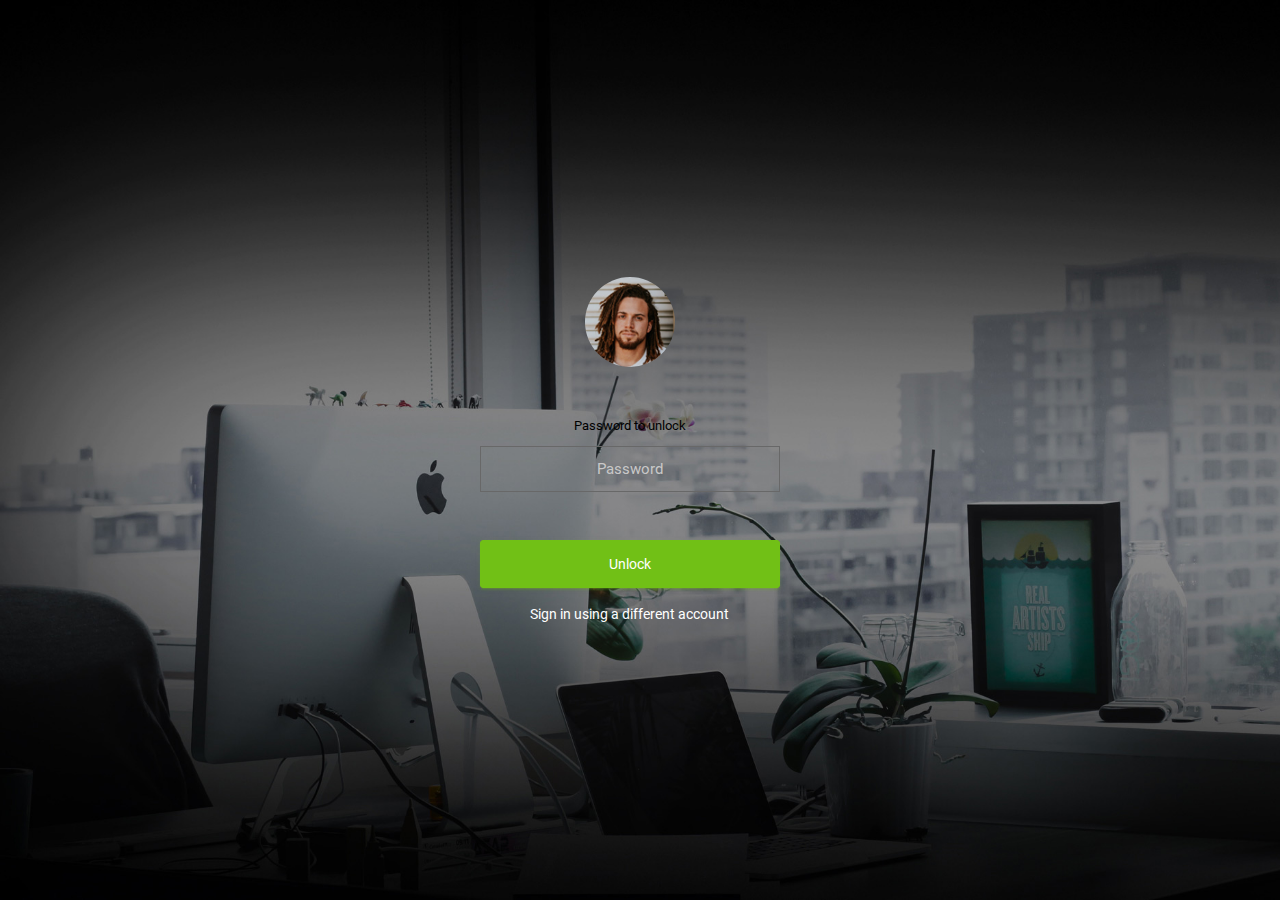
<file: bin/static/home/pages/samples/lock-screen.html>
<!DOCTYPE html>
<html lang="en">

<head>
  <!-- Required meta tags -->
  <meta charset="utf-8">
  <meta name="viewport" content="width=device-width, initial-scale=1, shrink-to-fit=no">
  <title>Majestic Admin</title>
  <!-- plugins:css -->
  <link rel="stylesheet" href="../../vendors/mdi/css/materialdesignicons.min.css">
  <link rel="stylesheet" href="../../vendors/base/vendor.bundle.base.css">
  <!-- endinject -->
  <!-- plugin css for this page -->
  <!-- End plugin css for this page -->
  <!-- inject:css -->
  <link rel="stylesheet" href="../../css/style.css">
  <!-- endinject -->
  <link rel="shortcut icon" href="../../images/favicon.png" />
</head>

<body>
  <div class="container-scroller">
    <div class="container-fluid page-body-wrapper full-page-wrapper">
      <div class="content-wrapper d-flex align-items-center auth lock-full-bg">
        <div class="row w-100">
          <div class="col-lg-4 mx-auto">
            <div class="auth-form-transparent text-left p-5 text-center">
              <img src="../../images/faces/face13.jpg" class="lock-profile-img" alt="img">
              <form class="pt-5">
                <div class="form-group">
                  <label for="examplePassword1">Password to unlock</label>
                  <input type="password" class="form-control text-center" id="examplePassword1" placeholder="Password">
                </div>
                <div class="mt-5">
                  <a class="btn btn-block btn-success btn-lg font-weight-medium" href="../../index.html">Unlock</a>
                </div>
                <div class="mt-3 text-center">
                  <a href="#" class="auth-link text-white">Sign in using a different account</a>
                </div>
              </form>
            </div>
          </div>
        </div>
      </div>
      <!-- content-wrapper ends -->
    </div>
    <!-- page-body-wrapper ends -->
  </div>
  <!-- container-scroller -->
  <!-- plugins:js -->
  <script src="../../vendors/base/vendor.bundle.base.js"></script>
  <!-- endinject -->
  <!-- inject:js -->
  <script src="../../js/off-canvas.js"></script>
  <script src="../../js/hoverable-collapse.js"></script>
  <script src="../../js/template.js"></script>
  <!-- endinject -->
</body>

</html>
</file>
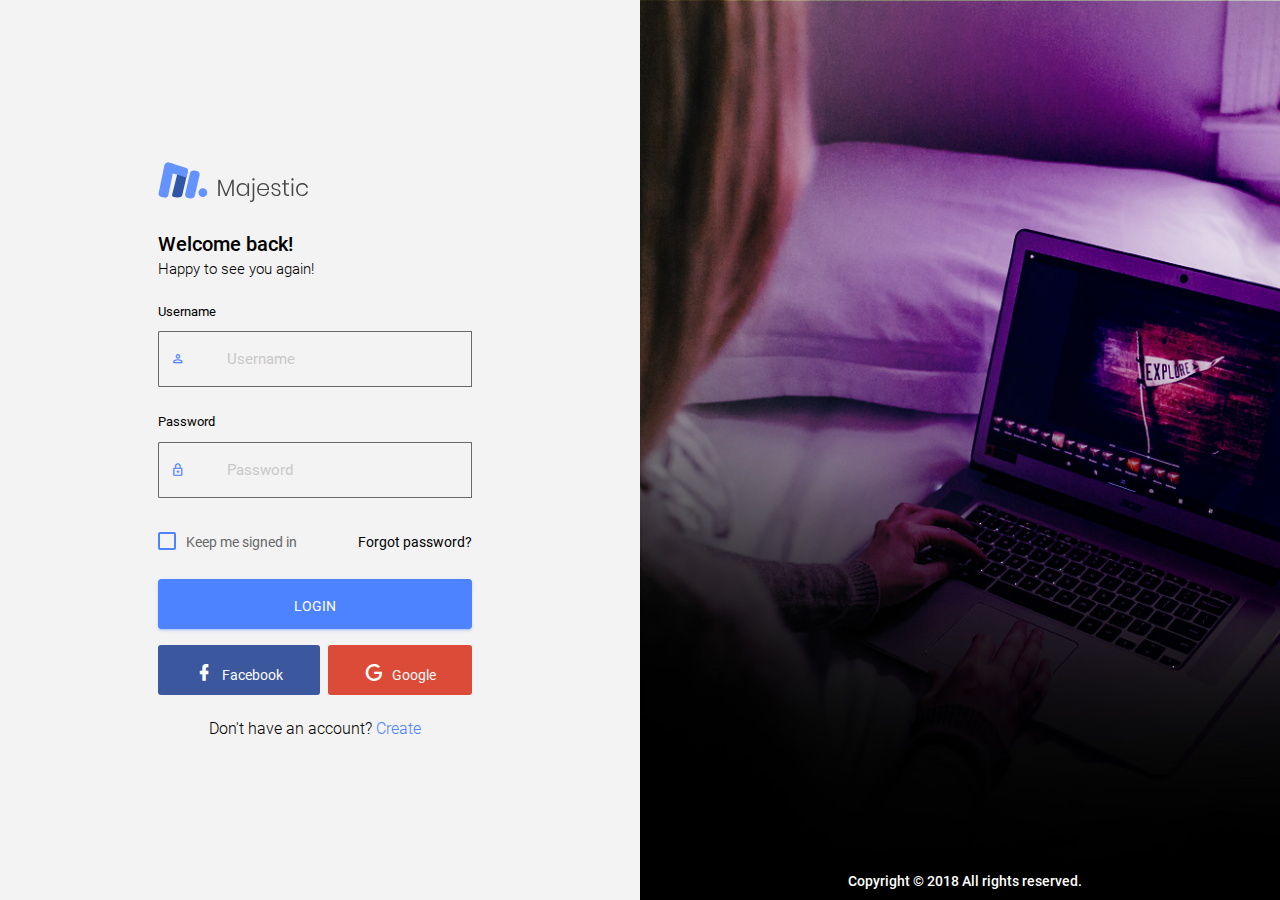
<file: bin/static/home/pages/samples/login-2.html>
<!DOCTYPE html>
<html lang="en">

<head>
  <!-- Required meta tags -->
  <meta charset="utf-8">
  <meta name="viewport" content="width=device-width, initial-scale=1, shrink-to-fit=no">
  <title>Majestic Admin</title>
  <!-- plugins:css -->
  <link rel="stylesheet" href="../../vendors/mdi/css/materialdesignicons.min.css">
  <link rel="stylesheet" href="../../vendors/base/vendor.bundle.base.css">
  <!-- endinject -->
  <!-- plugin css for this page -->
  <!-- End plugin css for this page -->
  <!-- inject:css -->
  <link rel="stylesheet" href="../../css/style.css">
  <!-- endinject -->
  <link rel="shortcut icon" href="../../images/favicon.png" />
</head>

<body>
  <div class="container-scroller">
    <div class="container-fluid page-body-wrapper full-page-wrapper">
      <div class="content-wrapper d-flex align-items-stretch auth auth-img-bg">
        <div class="row flex-grow">
          <div class="col-lg-6 d-flex align-items-center justify-content-center">
            <div class="auth-form-transparent text-left p-3">
              <div class="brand-logo">
                <img src="../../images/logo.svg" alt="logo">
              </div>
              <h4>Welcome back!</h4>
              <h6 class="font-weight-light">Happy to see you again!</h6>
              <form class="pt-3">
                <div class="form-group">
                  <label for="exampleInputEmail">Username</label>
                  <div class="input-group">
                    <div class="input-group-prepend bg-transparent">
                      <span class="input-group-text bg-transparent border-right-0">
                        <i class="mdi mdi-account-outline text-primary"></i>
                      </span>
                    </div>
                    <input type="text" class="form-control form-control-lg border-left-0" id="exampleInputEmail" placeholder="Username">
                  </div>
                </div>
                <div class="form-group">
                  <label for="exampleInputPassword">Password</label>
                  <div class="input-group">
                    <div class="input-group-prepend bg-transparent">
                      <span class="input-group-text bg-transparent border-right-0">
                        <i class="mdi mdi-lock-outline text-primary"></i>
                      </span>
                    </div>
                    <input type="password" class="form-control form-control-lg border-left-0" id="exampleInputPassword" placeholder="Password">                        
                  </div>
                </div>
                <div class="my-2 d-flex justify-content-between align-items-center">
                  <div class="form-check">
                    <label class="form-check-label text-muted">
                      <input type="checkbox" class="form-check-input">
                      Keep me signed in
                    </label>
                  </div>
                  <a href="#" class="auth-link text-black">Forgot password?</a>
                </div>
                <div class="my-3">
                  <a class="btn btn-block btn-primary btn-lg font-weight-medium auth-form-btn" href="../../index.html">LOGIN</a>
                </div>
                <div class="mb-2 d-flex">
                  <button type="button" class="btn btn-facebook auth-form-btn flex-grow mr-1">
                    <i class="mdi mdi-facebook mr-2"></i>Facebook
                  </button>
                  <button type="button" class="btn btn-google auth-form-btn flex-grow ml-1">
                    <i class="mdi mdi-google mr-2"></i>Google
                  </button>
                </div>
                <div class="text-center mt-4 font-weight-light">
                  Don't have an account? <a href="register-2.html" class="text-primary">Create</a>
                </div>
              </form>
            </div>
          </div>
          <div class="col-lg-6 login-half-bg d-flex flex-row">
            <p class="text-white font-weight-medium text-center flex-grow align-self-end">Copyright &copy; 2018  All rights reserved.</p>
          </div>
        </div>
      </div>
      <!-- content-wrapper ends -->
    </div>
    <!-- page-body-wrapper ends -->
  </div>
  <!-- container-scroller -->
  <!-- plugins:js -->
  <script src="../../vendors/base/vendor.bundle.base.js"></script>
  <!-- endinject -->
  <!-- inject:js -->
  <script src="../../js/off-canvas.js"></script>
  <script src="../../js/hoverable-collapse.js"></script>
  <script src="../../js/template.js"></script>
  <!-- endinject -->
</body>

</html>
</file>
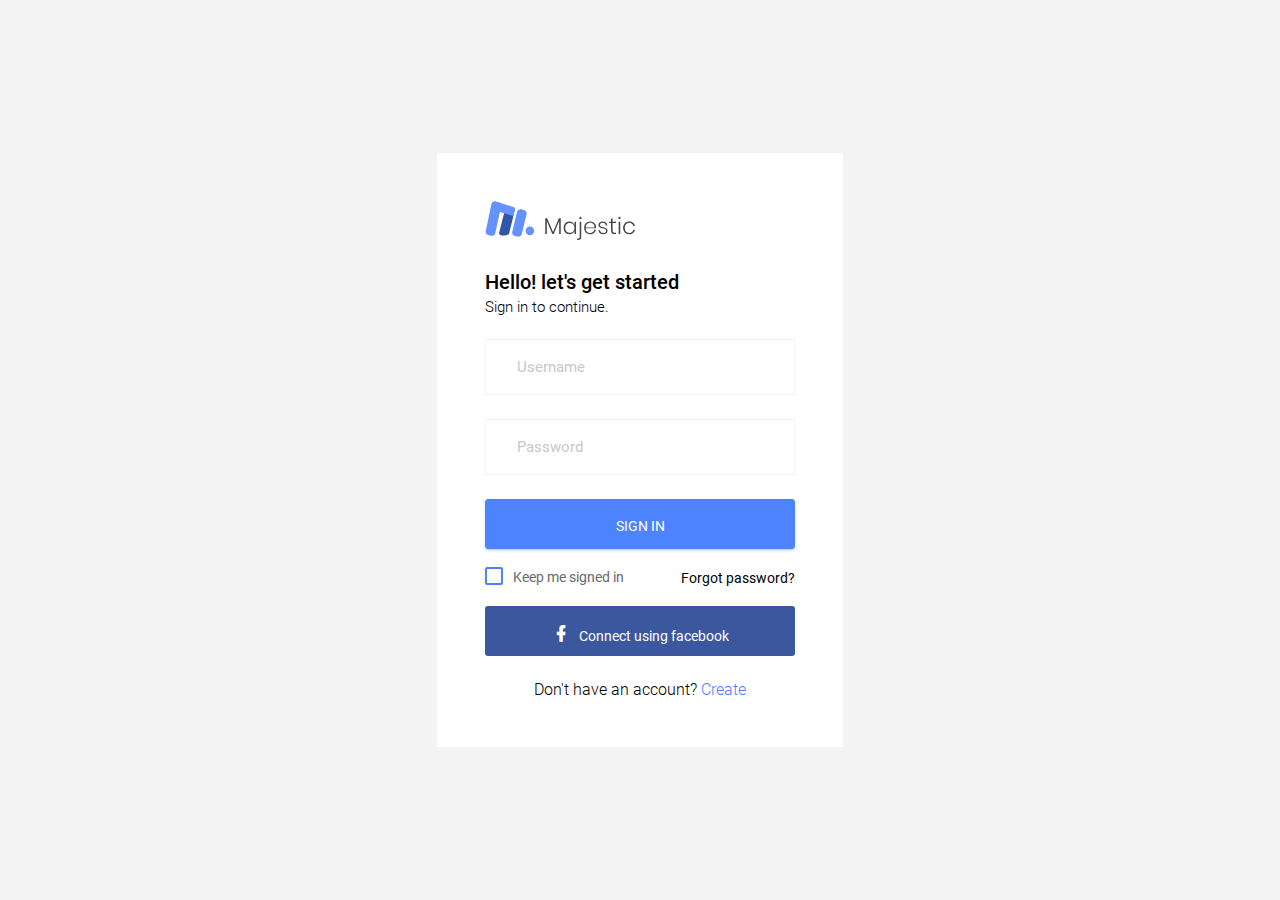
<file: bin/static/home/pages/samples/login.html>
<!DOCTYPE html>
<html lang="en">

<head>
  <!-- Required meta tags -->
  <meta charset="utf-8">
  <meta name="viewport" content="width=device-width, initial-scale=1, shrink-to-fit=no">
  <title>Majestic Admin</title>
  <!-- plugins:css -->
  <link rel="stylesheet" href="../../vendors/mdi/css/materialdesignicons.min.css">
  <link rel="stylesheet" href="../../vendors/base/vendor.bundle.base.css">
  <!-- endinject -->
  <!-- plugin css for this page -->
  <!-- End plugin css for this page -->
  <!-- inject:css -->
  <link rel="stylesheet" href="../../css/style.css">
  <!-- endinject -->
  <link rel="shortcut icon" href="../../images/favicon.png" />
</head>

<body>
  <div class="container-scroller">
    <div class="container-fluid page-body-wrapper full-page-wrapper">
      <div class="content-wrapper d-flex align-items-center auth px-0">
        <div class="row w-100 mx-0">
          <div class="col-lg-4 mx-auto">
            <div class="auth-form-light text-left py-5 px-4 px-sm-5">
              <div class="brand-logo">
                <img src="../../images/logo.svg" alt="logo">
              </div>
              <h4>Hello! let's get started</h4>
              <h6 class="font-weight-light">Sign in to continue.</h6>
              <form class="pt-3">
                <div class="form-group">
                  <input type="email" class="form-control form-control-lg" id="exampleInputEmail1" placeholder="Username">
                </div>
                <div class="form-group">
                  <input type="password" class="form-control form-control-lg" id="exampleInputPassword1" placeholder="Password">
                </div>
                <div class="mt-3">
                  <a class="btn btn-block btn-primary btn-lg font-weight-medium auth-form-btn" href="../../index.html">SIGN IN</a>
                </div>
                <div class="my-2 d-flex justify-content-between align-items-center">
                  <div class="form-check">
                    <label class="form-check-label text-muted">
                      <input type="checkbox" class="form-check-input">
                      Keep me signed in
                    </label>
                  </div>
                  <a href="#" class="auth-link text-black">Forgot password?</a>
                </div>
                <div class="mb-2">
                  <button type="button" class="btn btn-block btn-facebook auth-form-btn">
                    <i class="mdi mdi-facebook mr-2"></i>Connect using facebook
                  </button>
                </div>
                <div class="text-center mt-4 font-weight-light">
                  Don't have an account? <a href="register.html" class="text-primary">Create</a>
                </div>
              </form>
            </div>
          </div>
        </div>
      </div>
      <!-- content-wrapper ends -->
    </div>
    <!-- page-body-wrapper ends -->
  </div>
  <!-- container-scroller -->
  <!-- plugins:js -->
  <script src="../../vendors/base/vendor.bundle.base.js"></script>
  <!-- endinject -->
  <!-- inject:js -->
  <script src="../../js/off-canvas.js"></script>
  <script src="../../js/hoverable-collapse.js"></script>
  <script src="../../js/template.js"></script>
  <!-- endinject -->
</body>

</html>
</file>
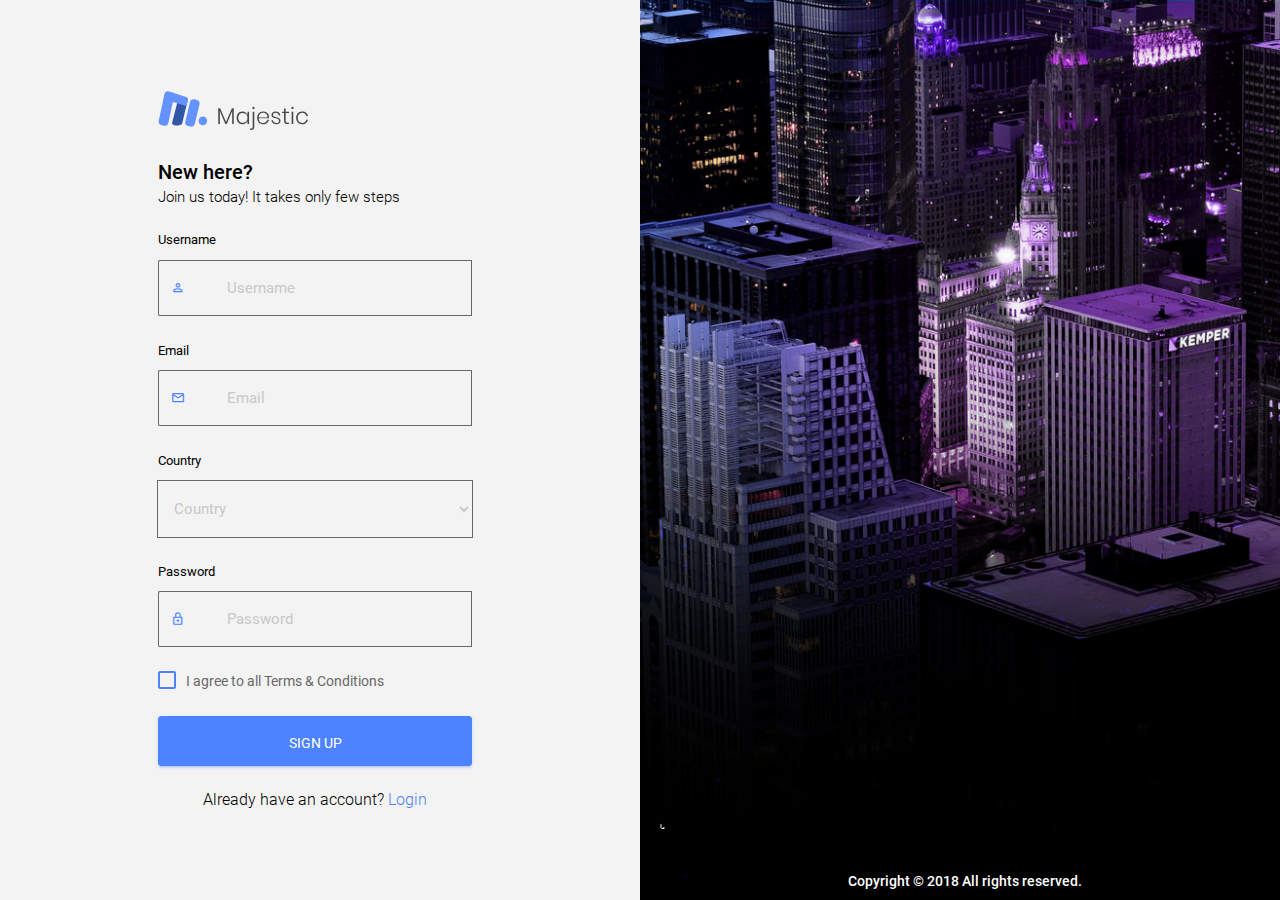
<file: bin/static/home/pages/samples/register-2.html>
<!DOCTYPE html>
<html lang="en">

<head>
  <!-- Required meta tags -->
  <meta charset="utf-8">
  <meta name="viewport" content="width=device-width, initial-scale=1, shrink-to-fit=no">
  <title>Majestic Admin</title>
  <!-- plugins:css -->
  <link rel="stylesheet" href="../../vendors/mdi/css/materialdesignicons.min.css">
  <link rel="stylesheet" href="../../vendors/base/vendor.bundle.base.css">
  <!-- endinject -->
  <!-- plugin css for this page -->
  <!-- End plugin css for this page -->
  <!-- inject:css -->
  <link rel="stylesheet" href="../../css/style.css">
  <!-- endinject -->
  <link rel="shortcut icon" href="../../images/favicon.png" />
</head>

<body>
  <div class="container-scroller">
    <div class="container-fluid page-body-wrapper full-page-wrapper">
      <div class="content-wrapper d-flex align-items-stretch auth auth-img-bg">
        <div class="row flex-grow">
          <div class="col-lg-6 d-flex align-items-center justify-content-center">
            <div class="auth-form-transparent text-left p-3">
              <div class="brand-logo">
                <img src="../../images/logo.svg" alt="logo">
              </div>
              <h4>New here?</h4>
              <h6 class="font-weight-light">Join us today! It takes only few steps</h6>
              <form class="pt-3">
                <div class="form-group">
                  <label>Username</label>
                  <div class="input-group">
                    <div class="input-group-prepend bg-transparent">
                      <span class="input-group-text bg-transparent border-right-0">
                        <i class="mdi mdi-account-outline text-primary"></i>
                      </span>
                    </div>
                    <input type="text" class="form-control form-control-lg border-left-0" placeholder="Username">
                  </div>
                </div>
                <div class="form-group">
                  <label>Email</label>
                  <div class="input-group">
                    <div class="input-group-prepend bg-transparent">
                      <span class="input-group-text bg-transparent border-right-0">
                        <i class="mdi mdi-email-outline text-primary"></i>
                      </span>
                    </div>
                    <input type="email" class="form-control form-control-lg border-left-0" placeholder="Email">
                  </div>
                </div>
                <div class="form-group">
                  <label>Country</label>
                  <select class="form-control form-control-lg" id="exampleFormControlSelect2">
                    <option>Country</option>
                    <option>United States of America</option>
                    <option>United Kingdom</option>
                    <option>India</option>
                    <option>Germany</option>
                    <option>Argentina</option>
                  </select>
                </div>
                <div class="form-group">
                  <label>Password</label>
                  <div class="input-group">
                    <div class="input-group-prepend bg-transparent">
                      <span class="input-group-text bg-transparent border-right-0">
                        <i class="mdi mdi-lock-outline text-primary"></i>
                      </span>
                    </div>
                    <input type="password" class="form-control form-control-lg border-left-0" id="exampleInputPassword" placeholder="Password">                        
                  </div>
                </div>
                <div class="mb-4">
                  <div class="form-check">
                    <label class="form-check-label text-muted">
                      <input type="checkbox" class="form-check-input">
                      I agree to all Terms & Conditions
                    </label>
                  </div>
                </div>
                <div class="mt-3">
                  <a class="btn btn-block btn-primary btn-lg font-weight-medium auth-form-btn" href="../../index.html">SIGN UP</a>
                </div>
                <div class="text-center mt-4 font-weight-light">
                  Already have an account? <a href="login.html" class="text-primary">Login</a>
                </div>
              </form>
            </div>
          </div>
          <div class="col-lg-6 register-half-bg d-flex flex-row">
            <p class="text-white font-weight-medium text-center flex-grow align-self-end">Copyright &copy; 2018  All rights reserved.</p>
          </div>
        </div>
      </div>
      <!-- content-wrapper ends -->
    </div>
    <!-- page-body-wrapper ends -->
  </div>
  <!-- container-scroller -->
  <!-- plugins:js -->
  <script src="../../vendors/base/vendor.bundle.base.js"></script>
  <!-- endinject -->
  <!-- inject:js -->
  <script src="../../js/off-canvas.js"></script>
  <script src="../../js/hoverable-collapse.js"></script>
  <script src="../../js/template.js"></script>
  <!-- endinject -->
</body>

</html>
</file>
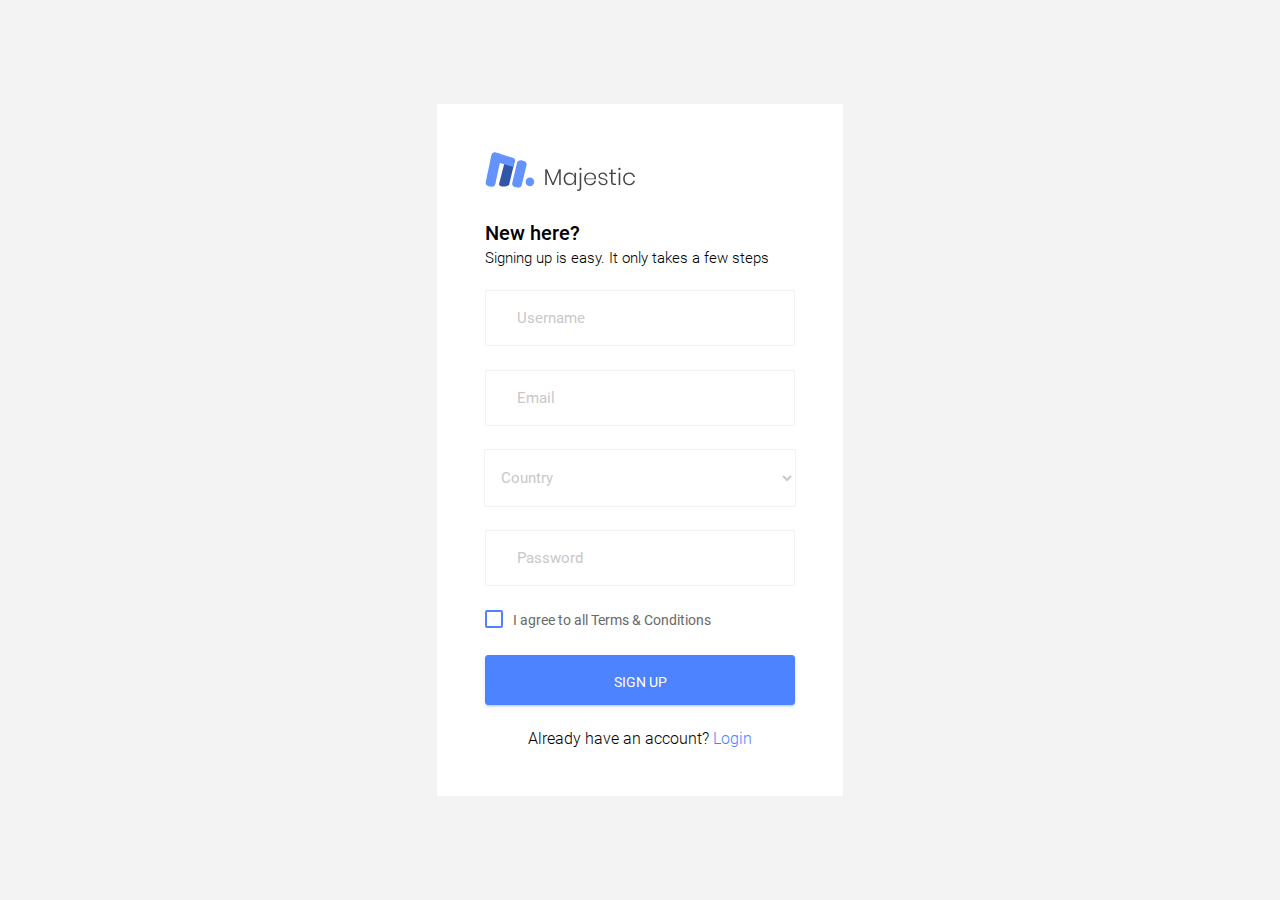
<file: bin/static/home/pages/samples/register.html>
<!DOCTYPE html>
<html lang="en">

<head>
  <!-- Required meta tags -->
  <meta charset="utf-8">
  <meta name="viewport" content="width=device-width, initial-scale=1, shrink-to-fit=no">
  <title>Majestic Admin</title>
  <!-- plugins:css -->
  <link rel="stylesheet" href="../../vendors/mdi/css/materialdesignicons.min.css">
  <link rel="stylesheet" href="../../vendors/base/vendor.bundle.base.css">
  <!-- endinject -->
  <!-- plugin css for this page -->
  <!-- End plugin css for this page -->
  <!-- inject:css -->
  <link rel="stylesheet" href="../../css/style.css">
  <!-- endinject -->
  <link rel="shortcut icon" href="../../images/favicon.png" />
</head>

<body>
  <div class="container-scroller">
    <div class="container-fluid page-body-wrapper full-page-wrapper">
      <div class="content-wrapper d-flex align-items-center auth px-0">
        <div class="row w-100 mx-0">
          <div class="col-lg-4 mx-auto">
            <div class="auth-form-light text-left py-5 px-4 px-sm-5">
              <div class="brand-logo">
                <img src="../../images/logo.svg" alt="logo">
              </div>
              <h4>New here?</h4>
              <h6 class="font-weight-light">Signing up is easy. It only takes a few steps</h6>
              <form class="pt-3">
                <div class="form-group">
                  <input type="text" class="form-control form-control-lg" id="exampleInputUsername1" placeholder="Username">
                </div>
                <div class="form-group">
                  <input type="email" class="form-control form-control-lg" id="exampleInputEmail1" placeholder="Email">
                </div>
                <div class="form-group">
                  <select class="form-control form-control-lg" id="exampleFormControlSelect2">
                    <option>Country</option>
                    <option>United States of America</option>
                    <option>United Kingdom</option>
                    <option>India</option>
                    <option>Germany</option>
                    <option>Argentina</option>
                  </select>
                </div>
                <div class="form-group">
                  <input type="password" class="form-control form-control-lg" id="exampleInputPassword1" placeholder="Password">
                </div>
                <div class="mb-4">
                  <div class="form-check">
                    <label class="form-check-label text-muted">
                      <input type="checkbox" class="form-check-input">
                      I agree to all Terms & Conditions
                    </label>
                  </div>
                </div>
                <div class="mt-3">
                  <a class="btn btn-block btn-primary btn-lg font-weight-medium auth-form-btn" href="../../index.html">SIGN UP</a>
                </div>
                <div class="text-center mt-4 font-weight-light">
                  Already have an account? <a href="login.html" class="text-primary">Login</a>
                </div>
              </form>
            </div>
          </div>
        </div>
      </div>
      <!-- content-wrapper ends -->
    </div>
    <!-- page-body-wrapper ends -->
  </div>
  <!-- container-scroller -->
  <!-- plugins:js -->
  <script src="../../vendors/base/vendor.bundle.base.js"></script>
  <!-- endinject -->
  <!-- inject:js -->
  <script src="../../js/off-canvas.js"></script>
  <script src="../../js/hoverable-collapse.js"></script>
  <script src="../../js/template.js"></script>
  <!-- endinject -->
</body>

</html>
</file>
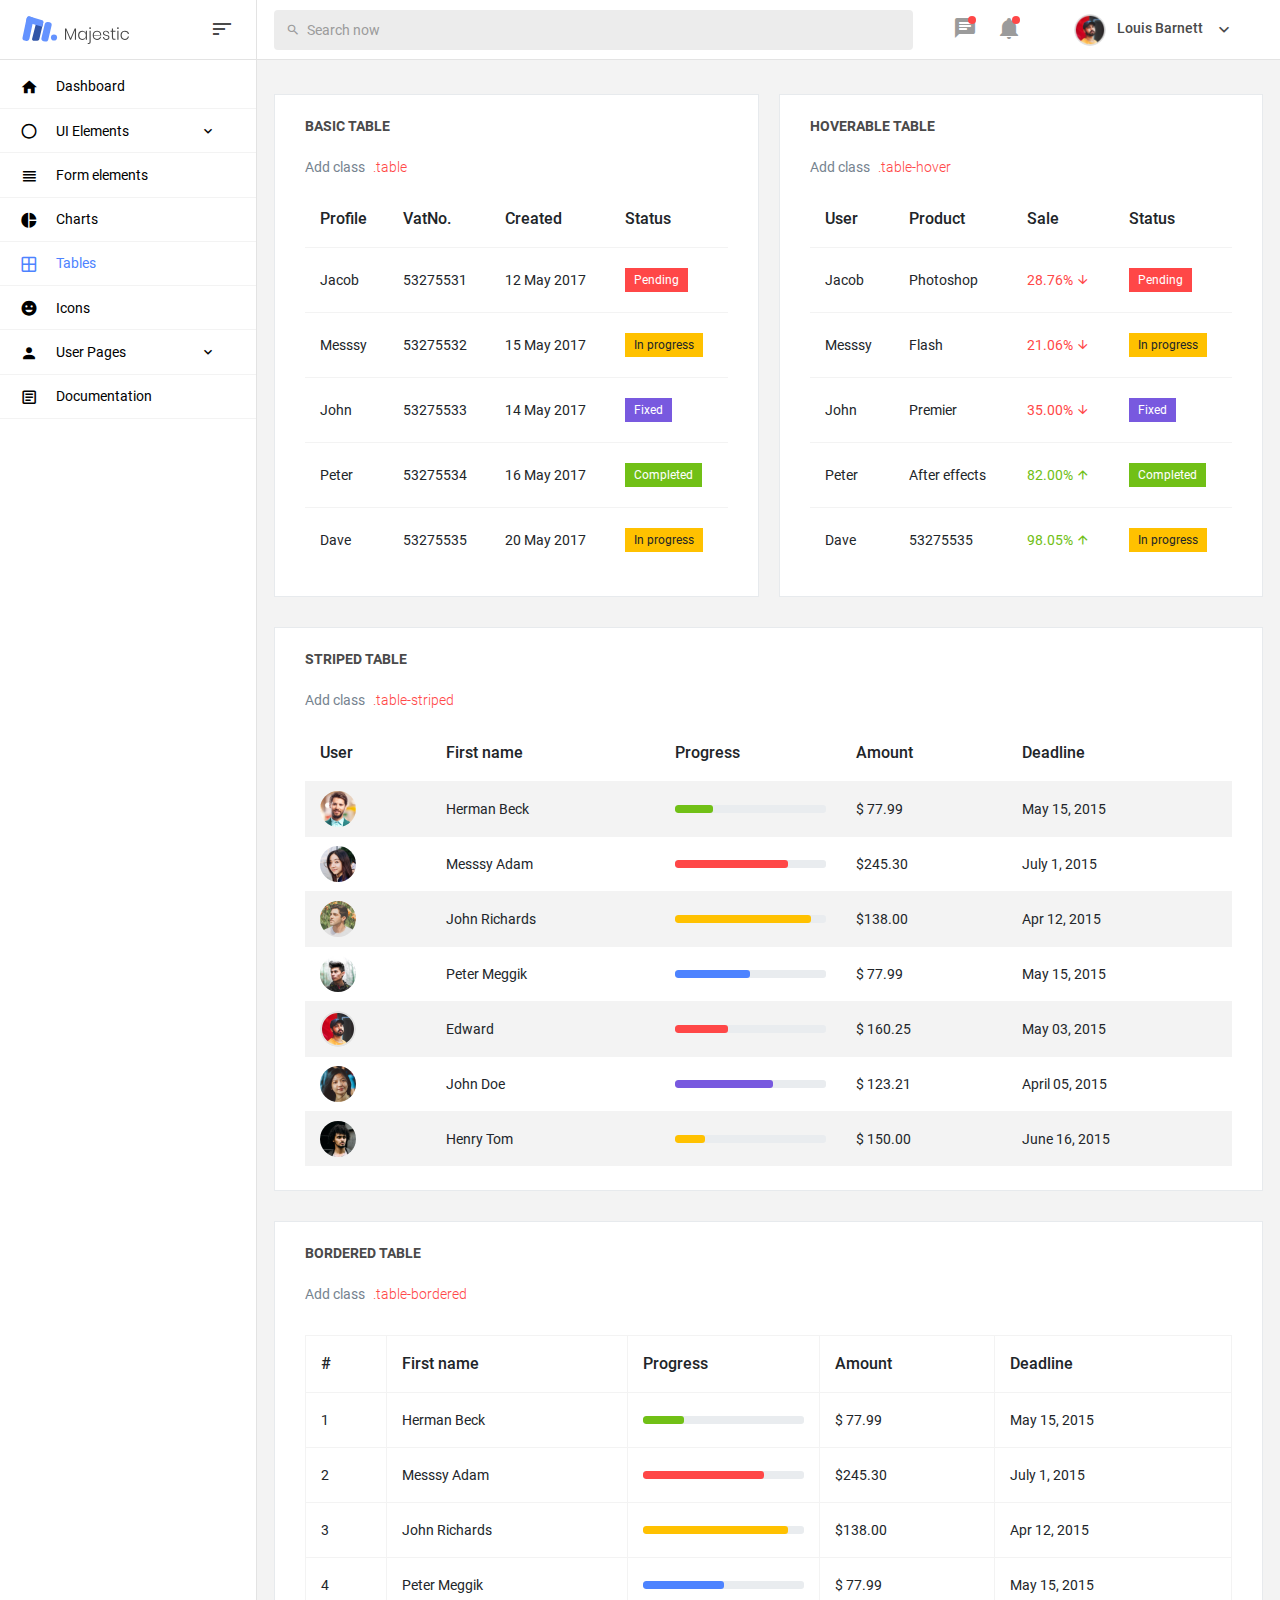
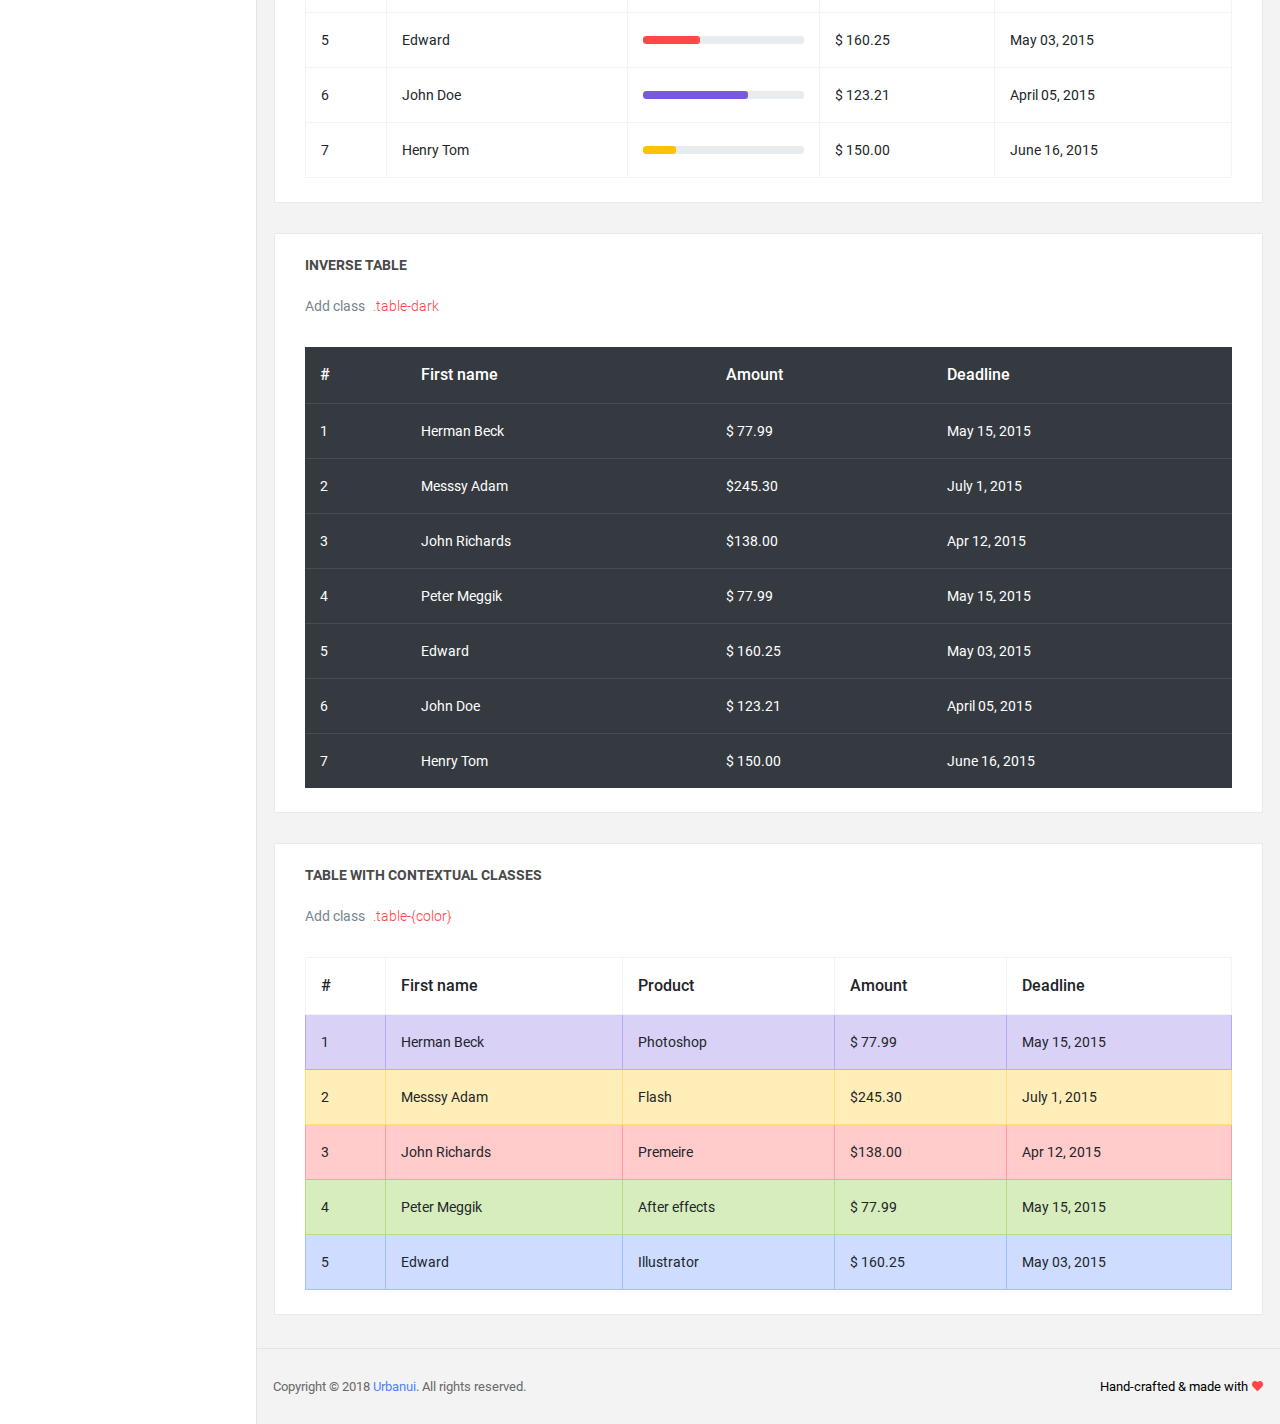
<file: bin/static/home/pages/tables/basic-table.html>
<!DOCTYPE html>
<html lang="en">

<head>
  <!-- Required meta tags -->
  <meta charset="utf-8">
  <meta name="viewport" content="width=device-width, initial-scale=1, shrink-to-fit=no">
  <title>Majestic Admin</title>
  <!-- plugins:css -->
  <link rel="stylesheet" href="../../vendors/mdi/css/materialdesignicons.min.css">
  <link rel="stylesheet" href="../../vendors/base/vendor.bundle.base.css">
  <!-- endinject -->
  <!-- inject:css -->
  <link rel="stylesheet" href="../../css/style.css">
  <!-- endinject -->
  <link rel="shortcut icon" href="../../images/favicon.png" />
</head>

<body>
  <div class="container-scroller">
    <!-- partial:../../partials/_navbar.html -->
    <nav class="navbar col-lg-12 col-12 p-0 fixed-top d-flex flex-row">
      <div class="navbar-brand-wrapper d-flex justify-content-center">
        <div class="navbar-brand-inner-wrapper d-flex justify-content-between align-items-center w-100">  
          <a class="navbar-brand brand-logo" href="../../index.html"><img src="../../images/logo.svg" alt="logo"/></a>
          <a class="navbar-brand brand-logo-mini" href="../../index.html"><img src="../../images/logo-mini.svg" alt="logo"/></a>
          <button class="navbar-toggler navbar-toggler align-self-center" type="button" data-toggle="minimize">
            <span class="mdi mdi-sort-variant"></span>
          </button>
        </div>  
      </div>
      <div class="navbar-menu-wrapper d-flex align-items-center justify-content-end">
        <ul class="navbar-nav mr-lg-4 w-100">
          <li class="nav-item nav-search d-none d-lg-block w-100">
            <div class="input-group">
              <div class="input-group-prepend">
                <span class="input-group-text" id="search">
                  <i class="mdi mdi-magnify"></i>
                </span>
              </div>
              <input type="text" class="form-control" placeholder="Search now" aria-label="search" aria-describedby="search">
            </div>
          </li>
        </ul>
        <ul class="navbar-nav navbar-nav-right">
          <li class="nav-item dropdown mr-1">
            <a class="nav-link count-indicator dropdown-toggle d-flex justify-content-center align-items-center" id="messageDropdown" href="#" data-toggle="dropdown">
              <i class="mdi mdi-message-text mx-0"></i>
              <span class="count"></span>
            </a>
            <div class="dropdown-menu dropdown-menu-right navbar-dropdown" aria-labelledby="messageDropdown">
              <p class="mb-0 font-weight-normal float-left dropdown-header">Messages</p>
              <a class="dropdown-item">
                <div class="item-thumbnail">
                    <img src="../../images/faces/face4.jpg" alt="image" class="profile-pic">
                </div>
                <div class="item-content flex-grow">
                  <h6 class="ellipsis font-weight-normal">David Grey
                  </h6>
                  <p class="font-weight-light small-text text-muted mb-0">
                    The meeting is cancelled
                  </p>
                </div>
              </a>
              <a class="dropdown-item">
                <div class="item-thumbnail">
                    <img src="../../images/faces/face2.jpg" alt="image" class="profile-pic">
                </div>
                <div class="item-content flex-grow">
                  <h6 class="ellipsis font-weight-normal">Tim Cook
                  </h6>
                  <p class="font-weight-light small-text text-muted mb-0">
                    New product launch
                  </p>
                </div>
              </a>
              <a class="dropdown-item">
                <div class="item-thumbnail">
                    <img src="../../images/faces/face3.jpg" alt="image" class="profile-pic">
                </div>
                <div class="item-content flex-grow">
                  <h6 class="ellipsis font-weight-normal"> Johnson
                  </h6>
                  <p class="font-weight-light small-text text-muted mb-0">
                    Upcoming board meeting
                  </p>
                </div>
              </a>
            </div>
          </li>
          <li class="nav-item dropdown mr-4">
            <a class="nav-link count-indicator dropdown-toggle d-flex align-items-center justify-content-center notification-dropdown" id="notificationDropdown" href="#" data-toggle="dropdown">
              <i class="mdi mdi-bell mx-0"></i>
              <span class="count"></span>
            </a>
            <div class="dropdown-menu dropdown-menu-right navbar-dropdown" aria-labelledby="notificationDropdown">
              <p class="mb-0 font-weight-normal float-left dropdown-header">Notifications</p>
              <a class="dropdown-item">
                <div class="item-thumbnail">
                  <div class="item-icon bg-success">
                    <i class="mdi mdi-information mx-0"></i>
                  </div>
                </div>
                <div class="item-content">
                  <h6 class="font-weight-normal">Application Error</h6>
                  <p class="font-weight-light small-text mb-0 text-muted">
                    Just now
                  </p>
                </div>
              </a>
              <a class="dropdown-item">
                <div class="item-thumbnail">
                  <div class="item-icon bg-warning">
                    <i class="mdi mdi-settings mx-0"></i>
                  </div>
                </div>
                <div class="item-content">
                  <h6 class="font-weight-normal">Settings</h6>
                  <p class="font-weight-light small-text mb-0 text-muted">
                    Private message
                  </p>
                </div>
              </a>
              <a class="dropdown-item">
                <div class="item-thumbnail">
                  <div class="item-icon bg-info">
                    <i class="mdi mdi-account-box mx-0"></i>
                  </div>
                </div>
                <div class="item-content">
                  <h6 class="font-weight-normal">New user registration</h6>
                  <p class="font-weight-light small-text mb-0 text-muted">
                    2 days ago
                  </p>
                </div>
              </a>
            </div>
          </li>
          <li class="nav-item nav-profile dropdown">
            <a class="nav-link dropdown-toggle" href="#" data-toggle="dropdown" id="profileDropdown">
              <img src="../../images/faces/face5.jpg" alt="profile"/>
              <span class="nav-profile-name">Louis Barnett</span>
            </a>
            <div class="dropdown-menu dropdown-menu-right navbar-dropdown" aria-labelledby="profileDropdown">
              <a class="dropdown-item">
                <i class="mdi mdi-settings text-primary"></i>
                Settings
              </a>
              <a class="dropdown-item">
                <i class="mdi mdi-logout text-primary"></i>
                Logout
              </a>
            </div>
          </li>
        </ul>
        <button class="navbar-toggler navbar-toggler-right d-lg-none align-self-center" type="button" data-toggle="offcanvas">
          <span class="mdi mdi-menu"></span>
        </button>
      </div>
    </nav>
    <!-- partial -->
    <div class="container-fluid page-body-wrapper">
      <!-- partial:../../partials/_sidebar.html -->
      <nav class="sidebar sidebar-offcanvas" id="sidebar">
        <ul class="nav">
          <li class="nav-item">
            <a class="nav-link" href="../../index.html">
              <i class="mdi mdi-home menu-icon"></i>
              <span class="menu-title">Dashboard</span>
            </a>
          </li>
          <li class="nav-item">
            <a class="nav-link" data-toggle="collapse" href="#ui-basic" aria-expanded="false" aria-controls="ui-basic">
              <i class="mdi mdi-circle-outline menu-icon"></i>
              <span class="menu-title">UI Elements</span>
              <i class="menu-arrow"></i>
            </a>
            <div class="collapse" id="ui-basic">
              <ul class="nav flex-column sub-menu">
                <li class="nav-item"> <a class="nav-link" href="../../pages/ui-features/buttons.html">Buttons</a></li>
                <li class="nav-item"> <a class="nav-link" href="../../pages/ui-features/typography.html">Typography</a></li>
              </ul>
            </div>
          </li>
          <li class="nav-item">
            <a class="nav-link" href="../../pages/forms/basic_elements.html">
              <i class="mdi mdi-view-headline menu-icon"></i>
              <span class="menu-title">Form elements</span>
            </a>
          </li>
          <li class="nav-item">
            <a class="nav-link" href="../../pages/charts/chartjs.html">
              <i class="mdi mdi-chart-pie menu-icon"></i>
              <span class="menu-title">Charts</span>
            </a>
          </li>
          <li class="nav-item">
            <a class="nav-link" href="../../pages/tables/basic-table.html">
              <i class="mdi mdi-grid-large menu-icon"></i>
              <span class="menu-title">Tables</span>
            </a>
          </li>
          <li class="nav-item">
            <a class="nav-link" href="../../pages/icons/mdi.html">
              <i class="mdi mdi-emoticon menu-icon"></i>
              <span class="menu-title">Icons</span>
            </a>
          </li>
          <li class="nav-item">
            <a class="nav-link" data-toggle="collapse" href="#auth" aria-expanded="false" aria-controls="auth">
              <i class="mdi mdi-account menu-icon"></i>
              <span class="menu-title">User Pages</span>
              <i class="menu-arrow"></i>
            </a>
            <div class="collapse" id="auth">
              <ul class="nav flex-column sub-menu">
                <li class="nav-item"> <a class="nav-link" href="../../pages/samples/login.html"> Login </a></li>
                <li class="nav-item"> <a class="nav-link" href="../../pages/samples/login-2.html"> Login 2 </a></li>
                <li class="nav-item"> <a class="nav-link" href="../../pages/samples/register.html"> Register </a></li>
                <li class="nav-item"> <a class="nav-link" href="../../pages/samples/register-2.html"> Register 2 </a></li>
                <li class="nav-item"> <a class="nav-link" href="../../pages/samples/lock-screen.html"> Lockscreen </a></li>
              </ul>
            </div>
          </li>
          <li class="nav-item">
            <a class="nav-link" href="../../documentation/documentation.html">
              <i class="mdi mdi-file-document-box-outline menu-icon"></i>
              <span class="menu-title">Documentation</span>
            </a>
          </li>
        </ul>
      </nav>
      <!-- partial -->
      <div class="main-panel">
        <div class="content-wrapper">
          <div class="row">
            <div class="col-lg-6 grid-margin stretch-card">
              <div class="card">
                <div class="card-body">
                  <h4 class="card-title">Basic Table</h4>
                  <p class="card-description">
                    Add class <code>.table</code>
                  </p>
                  <div class="table-responsive">
                    <table class="table">
                      <thead>
                        <tr>
                          <th>Profile</th>
                          <th>VatNo.</th>
                          <th>Created</th>
                          <th>Status</th>
                        </tr>
                      </thead>
                      <tbody>
                        <tr>
                          <td>Jacob</td>
                          <td>53275531</td>
                          <td>12 May 2017</td>
                          <td><label class="badge badge-danger">Pending</label></td>
                        </tr>
                        <tr>
                          <td>Messsy</td>
                          <td>53275532</td>
                          <td>15 May 2017</td>
                          <td><label class="badge badge-warning">In progress</label></td>
                        </tr>
                        <tr>
                          <td>John</td>
                          <td>53275533</td>
                          <td>14 May 2017</td>
                          <td><label class="badge badge-info">Fixed</label></td>
                        </tr>
                        <tr>
                          <td>Peter</td>
                          <td>53275534</td>
                          <td>16 May 2017</td>
                          <td><label class="badge badge-success">Completed</label></td>
                        </tr>
                        <tr>
                          <td>Dave</td>
                          <td>53275535</td>
                          <td>20 May 2017</td>
                          <td><label class="badge badge-warning">In progress</label></td>
                        </tr>
                      </tbody>
                    </table>
                  </div>
                </div>
              </div>
            </div>
            <div class="col-lg-6 grid-margin stretch-card">
              <div class="card">
                <div class="card-body">
                  <h4 class="card-title">Hoverable Table</h4>
                  <p class="card-description">
                    Add class <code>.table-hover</code>
                  </p>
                  <div class="table-responsive">
                    <table class="table table-hover">
                      <thead>
                        <tr>
                          <th>User</th>
                          <th>Product</th>
                          <th>Sale</th>
                          <th>Status</th>
                        </tr>
                      </thead>
                      <tbody>
                        <tr>
                          <td>Jacob</td>
                          <td>Photoshop</td>
                          <td class="text-danger"> 28.76% <i class="mdi mdi-arrow-down"></i></td>
                          <td><label class="badge badge-danger">Pending</label></td>
                        </tr>
                        <tr>
                          <td>Messsy</td>
                          <td>Flash</td>
                          <td class="text-danger"> 21.06% <i class="mdi mdi-arrow-down"></i></td>
                          <td><label class="badge badge-warning">In progress</label></td>
                        </tr>
                        <tr>
                          <td>John</td>
                          <td>Premier</td>
                          <td class="text-danger"> 35.00% <i class="mdi mdi-arrow-down"></i></td>
                          <td><label class="badge badge-info">Fixed</label></td>
                        </tr>
                        <tr>
                          <td>Peter</td>
                          <td>After effects</td>
                          <td class="text-success"> 82.00% <i class="mdi mdi-arrow-up"></i></td>
                          <td><label class="badge badge-success">Completed</label></td>
                        </tr>
                        <tr>
                          <td>Dave</td>
                          <td>53275535</td>
                          <td class="text-success"> 98.05% <i class="mdi mdi-arrow-up"></i></td>
                          <td><label class="badge badge-warning">In progress</label></td>
                        </tr>
                      </tbody>
                    </table>
                  </div>
                </div>
              </div>
            </div>
            <div class="col-lg-12 grid-margin stretch-card">
              <div class="card">
                <div class="card-body">
                  <h4 class="card-title">Striped Table</h4>
                  <p class="card-description">
                    Add class <code>.table-striped</code>
                  </p>
                  <div class="table-responsive">
                    <table class="table table-striped">
                      <thead>
                        <tr>
                          <th>
                            User
                          </th>
                          <th>
                            First name
                          </th>
                          <th>
                            Progress
                          </th>
                          <th>
                            Amount
                          </th>
                          <th>
                            Deadline
                          </th>
                        </tr>
                      </thead>
                      <tbody>
                        <tr>
                          <td class="py-1">
                            <img src="../../images/faces/face1.jpg" alt="image"/>
                          </td>
                          <td>
                            Herman Beck
                          </td>
                          <td>
                            <div class="progress">
                              <div class="progress-bar bg-success" role="progressbar" style="width: 25%" aria-valuenow="25" aria-valuemin="0" aria-valuemax="100"></div>
                            </div>
                          </td>
                          <td>
                            $ 77.99
                          </td>
                          <td>
                            May 15, 2015
                          </td>
                        </tr>
                        <tr>
                          <td class="py-1">
                            <img src="../../images/faces/face2.jpg" alt="image"/>
                          </td>
                          <td>
                            Messsy Adam
                          </td>
                          <td>
                            <div class="progress">
                              <div class="progress-bar bg-danger" role="progressbar" style="width: 75%" aria-valuenow="75" aria-valuemin="0" aria-valuemax="100"></div>
                            </div>
                          </td>
                          <td>
                            $245.30
                          </td>
                          <td>
                            July 1, 2015
                          </td>
                        </tr>
                        <tr>
                          <td class="py-1">
                            <img src="../../images/faces/face3.jpg" alt="image"/>
                          </td>
                          <td>
                            John Richards
                          </td>
                          <td>
                            <div class="progress">
                              <div class="progress-bar bg-warning" role="progressbar" style="width: 90%" aria-valuenow="90" aria-valuemin="0" aria-valuemax="100"></div>
                            </div>
                          </td>
                          <td>
                            $138.00
                          </td>
                          <td>
                            Apr 12, 2015
                          </td>
                        </tr>
                        <tr>
                          <td class="py-1">
                            <img src="../../images/faces/face4.jpg" alt="image"/>
                          </td>
                          <td>
                            Peter Meggik
                          </td>
                          <td>
                            <div class="progress">
                              <div class="progress-bar bg-primary" role="progressbar" style="width: 50%" aria-valuenow="50" aria-valuemin="0" aria-valuemax="100"></div>
                            </div>
                          </td>
                          <td>
                            $ 77.99
                          </td>
                          <td>
                            May 15, 2015
                          </td>
                        </tr>
                        <tr>
                          <td class="py-1">
                            <img src="../../images/faces/face5.jpg" alt="image"/>
                          </td>
                          <td>
                            Edward
                          </td>
                          <td>
                            <div class="progress">
                              <div class="progress-bar bg-danger" role="progressbar" style="width: 35%" aria-valuenow="35" aria-valuemin="0" aria-valuemax="100"></div>
                            </div>
                          </td>
                          <td>
                            $ 160.25
                          </td>
                          <td>
                            May 03, 2015
                          </td>
                        </tr>
                        <tr>
                          <td class="py-1">
                            <img src="../../images/faces/face6.jpg" alt="image"/>
                          </td>
                          <td>
                            John Doe
                          </td>
                          <td>
                            <div class="progress">
                              <div class="progress-bar bg-info" role="progressbar" style="width: 65%" aria-valuenow="65" aria-valuemin="0" aria-valuemax="100"></div>
                            </div>
                          </td>
                          <td>
                            $ 123.21
                          </td>
                          <td>
                            April 05, 2015
                          </td>
                        </tr>
                        <tr>
                          <td class="py-1">
                            <img src="../../images/faces/face7.jpg" alt="image"/>
                          </td>
                          <td>
                            Henry Tom
                          </td>
                          <td>
                            <div class="progress">
                              <div class="progress-bar bg-warning" role="progressbar" style="width: 20%" aria-valuenow="20" aria-valuemin="0" aria-valuemax="100"></div>
                            </div>
                          </td>
                          <td>
                            $ 150.00
                          </td>
                          <td>
                            June 16, 2015
                          </td>
                        </tr>
                      </tbody>
                    </table>
                  </div>
                </div>
              </div>
            </div>
            <div class="col-lg-12 grid-margin stretch-card">
              <div class="card">
                <div class="card-body">
                  <h4 class="card-title">Bordered table</h4>
                  <p class="card-description">
                    Add class <code>.table-bordered</code>
                  </p>
                  <div class="table-responsive pt-3">
                    <table class="table table-bordered">
                      <thead>
                        <tr>
                          <th>
                            #
                          </th>
                          <th>
                            First name
                          </th>
                          <th>
                            Progress
                          </th>
                          <th>
                            Amount
                          </th>
                          <th>
                            Deadline
                          </th>
                        </tr>
                      </thead>
                      <tbody>
                        <tr>
                          <td>
                            1
                          </td>
                          <td>
                            Herman Beck
                          </td>
                          <td>
                            <div class="progress">
                              <div class="progress-bar bg-success" role="progressbar" style="width: 25%" aria-valuenow="25" aria-valuemin="0" aria-valuemax="100"></div>
                            </div>
                          </td>
                          <td>
                            $ 77.99
                          </td>
                          <td>
                            May 15, 2015
                          </td>
                        </tr>
                        <tr>
                          <td>
                            2
                          </td>
                          <td>
                            Messsy Adam
                          </td>
                          <td>
                            <div class="progress">
                              <div class="progress-bar bg-danger" role="progressbar" style="width: 75%" aria-valuenow="75" aria-valuemin="0" aria-valuemax="100"></div>
                            </div>
                          </td>
                          <td>
                            $245.30
                          </td>
                          <td>
                            July 1, 2015
                          </td>
                        </tr>
                        <tr>
                          <td>
                            3
                          </td>
                          <td>
                            John Richards
                          </td>
                          <td>
                            <div class="progress">
                              <div class="progress-bar bg-warning" role="progressbar" style="width: 90%" aria-valuenow="90" aria-valuemin="0" aria-valuemax="100"></div>
                            </div>
                          </td>
                          <td>
                            $138.00
                          </td>
                          <td>
                            Apr 12, 2015
                          </td>
                        </tr>
                        <tr>
                          <td>
                            4
                          </td>
                          <td>
                            Peter Meggik
                          </td>
                          <td>
                            <div class="progress">
                              <div class="progress-bar bg-primary" role="progressbar" style="width: 50%" aria-valuenow="50" aria-valuemin="0" aria-valuemax="100"></div>
                            </div>
                          </td>
                          <td>
                            $ 77.99
                          </td>
                          <td>
                            May 15, 2015
                          </td>
                        </tr>
                        <tr>
                          <td>
                            5
                          </td>
                          <td>
                            Edward
                          </td>
                          <td>
                            <div class="progress">
                              <div class="progress-bar bg-danger" role="progressbar" style="width: 35%" aria-valuenow="35" aria-valuemin="0" aria-valuemax="100"></div>
                            </div>
                          </td>
                          <td>
                            $ 160.25
                          </td>
                          <td>
                            May 03, 2015
                          </td>
                        </tr>
                        <tr>
                          <td>
                            6
                          </td>
                          <td>
                            John Doe
                          </td>
                          <td>
                            <div class="progress">
                              <div class="progress-bar bg-info" role="progressbar" style="width: 65%" aria-valuenow="65" aria-valuemin="0" aria-valuemax="100"></div>
                            </div>
                          </td>
                          <td>
                            $ 123.21
                          </td>
                          <td>
                            April 05, 2015
                          </td>
                        </tr>
                        <tr>
                          <td>
                            7
                          </td>
                          <td>
                            Henry Tom
                          </td>
                          <td>
                            <div class="progress">
                              <div class="progress-bar bg-warning" role="progressbar" style="width: 20%" aria-valuenow="20" aria-valuemin="0" aria-valuemax="100"></div>
                            </div>
                          </td>
                          <td>
                            $ 150.00
                          </td>
                          <td>
                            June 16, 2015
                          </td>
                        </tr>
                      </tbody>
                    </table>
                  </div>
                </div>
              </div>
            </div>
            <div class="col-lg-12 grid-margin stretch-card">
              <div class="card">
                <div class="card-body">
                  <h4 class="card-title">Inverse table</h4>
                  <p class="card-description">
                    Add class <code>.table-dark</code>
                  </p>
                  <div class="table-responsive pt-3">
                    <table class="table table-dark">
                      <thead>
                        <tr>
                          <th>
                            #
                          </th>
                          <th>
                            First name
                          </th>
                          <th>
                            Amount
                          </th>
                          <th>
                            Deadline
                          </th>
                        </tr>
                      </thead>
                      <tbody>
                        <tr>
                          <td>
                            1
                          </td>
                          <td>
                            Herman Beck
                          </td>
                          <td>
                            $ 77.99
                          </td>
                          <td>
                            May 15, 2015
                          </td>
                        </tr>
                        <tr>
                          <td>
                            2
                          </td>
                          <td>
                            Messsy Adam
                          </td>
                          <td>
                            $245.30
                          </td>
                          <td>
                            July 1, 2015
                          </td>
                        </tr>
                        <tr>
                          <td>
                            3
                          </td>
                          <td>
                            John Richards
                          </td>
                          <td>
                            $138.00
                          </td>
                          <td>
                            Apr 12, 2015
                          </td>
                        </tr>
                        <tr>
                          <td>
                            4
                          </td>
                          <td>
                            Peter Meggik
                          </td>
                          <td>
                            $ 77.99
                          </td>
                          <td>
                            May 15, 2015
                          </td>
                        </tr>
                        <tr>
                          <td>
                            5
                          </td>
                          <td>
                            Edward
                          </td>
                          <td>
                            $ 160.25
                          </td>
                          <td>
                            May 03, 2015
                          </td>
                        </tr>
                        <tr>
                          <td>
                            6
                          </td>
                          <td>
                            John Doe
                          </td>
                          <td>
                            $ 123.21
                          </td>
                          <td>
                            April 05, 2015
                          </td>
                        </tr>
                        <tr>
                          <td>
                            7
                          </td>
                          <td>
                            Henry Tom
                          </td>
                          <td>
                            $ 150.00
                          </td>
                          <td>
                            June 16, 2015
                          </td>
                        </tr>
                      </tbody>
                    </table>
                  </div>
                </div>
              </div>
            </div>
            <div class="col-lg-12 stretch-card">
              <div class="card">
                <div class="card-body">
                  <h4 class="card-title">Table with contextual classes</h4>
                  <p class="card-description">
                    Add class <code>.table-{color}</code>
                  </p>
                  <div class="table-responsive pt-3">
                    <table class="table table-bordered">
                      <thead>
                        <tr>
                          <th>
                            #
                          </th>
                          <th>
                            First name
                          </th>
                          <th>
                            Product
                          </th>
                          <th>
                            Amount
                          </th>
                          <th>
                            Deadline
                          </th>
                        </tr>
                      </thead>
                      <tbody>
                        <tr class="table-info">
                          <td>
                            1
                          </td>
                          <td>
                            Herman Beck
                          </td>
                          <td>
                            Photoshop
                          </td>
                          <td>
                            $ 77.99
                          </td>
                          <td>
                            May 15, 2015
                          </td>
                        </tr>
                        <tr class="table-warning">
                          <td>
                            2
                          </td>
                          <td>
                            Messsy Adam
                          </td>
                          <td>
                            Flash
                          </td>
                          <td>
                            $245.30
                          </td>
                          <td>
                            July 1, 2015
                          </td>
                        </tr>
                        <tr class="table-danger">
                          <td>
                            3
                          </td>
                          <td>
                            John Richards
                          </td>
                          <td>
                            Premeire
                          </td>
                          <td>
                            $138.00
                          </td>
                          <td>
                            Apr 12, 2015
                          </td>
                        </tr>
                        <tr class="table-success">
                          <td>
                            4
                          </td>
                          <td>
                            Peter Meggik
                          </td>
                          <td>
                            After effects
                          </td>
                          <td>
                            $ 77.99
                          </td>
                          <td>
                            May 15, 2015
                          </td>
                        </tr>
                        <tr class="table-primary">
                          <td>
                            5
                          </td>
                          <td>
                            Edward
                          </td>
                          <td>
                            Illustrator
                          </td>
                          <td>
                            $ 160.25
                          </td>
                          <td>
                            May 03, 2015
                          </td>
                        </tr>
                      </tbody>
                    </table>
                  </div>
                </div>
              </div>
            </div>
          </div>
        </div>
        <!-- content-wrapper ends -->
        <!-- partial:../../partials/_footer.html -->
        <footer class="footer">
          <div class="d-sm-flex justify-content-center justify-content-sm-between">
            <span class="text-muted text-center text-sm-left d-block d-sm-inline-block">Copyright © 2018 <a href="https://www.urbanui.com/" target="_blank">Urbanui</a>. All rights reserved.</span>
            <span class="float-none float-sm-right d-block mt-1 mt-sm-0 text-center">Hand-crafted & made with <i class="mdi mdi-heart text-danger"></i></span>
          </div>
        </footer>
        <!-- partial -->
      </div>
      <!-- main-panel ends -->
    </div>
    <!-- page-body-wrapper ends -->
  </div>
  <!-- container-scroller -->
  <!-- plugins:js -->
  <script src="../../vendors/base/vendor.bundle.base.js"></script>
  <!-- endinject -->
  <!-- Plugin js for this page-->
  <!-- End plugin js for this page-->
  <!-- inject:js -->
  <script src="../../js/off-canvas.js"></script>
  <script src="../../js/hoverable-collapse.js"></script>
  <script src="../../js/template.js"></script>
  <!-- endinject -->
  <!-- Custom js for this page-->
  <!-- End custom js for this page-->
</body>

</html>
</file>
<file: bin/static/home/vendors/base/vendor.bundle.base.css>
/*
 * Container style
 */
.ps {
  overflow: hidden !important;
  overflow-anchor: none;
  -ms-overflow-style: none;
  touch-action: auto;
  -ms-touch-action: auto;
}

/*
 * Scrollbar rail styles
 */
.ps__rail-x {
  display: none;
  opacity: 0;
  transition: background-color .2s linear, opacity .2s linear;
  -webkit-transition: background-color .2s linear, opacity .2s linear;
  height: 15px;
  /* there must be 'bottom' or 'top' for ps__rail-x */
  bottom: 0px;
  /* please don't change 'position' */
  position: absolute;
}

.ps__rail-y {
  display: none;
  opacity: 0;
  transition: background-color .2s linear, opacity .2s linear;
  -webkit-transition: background-color .2s linear, opacity .2s linear;
  width: 15px;
  /* there must be 'right' or 'left' for ps__rail-y */
  right: 0;
  /* please don't change 'position' */
  position: absolute;
}

.ps--active-x > .ps__rail-x,
.ps--active-y > .ps__rail-y {
  display: block;
  background-color: transparent;
}

.ps:hover > .ps__rail-x,
.ps:hover > .ps__rail-y,
.ps--focus > .ps__rail-x,
.ps--focus > .ps__rail-y,
.ps--scrolling-x > .ps__rail-x,
.ps--scrolling-y > .ps__rail-y {
  opacity: 0.6;
}

.ps .ps__rail-x:hover,
.ps .ps__rail-y:hover,
.ps .ps__rail-x:focus,
.ps .ps__rail-y:focus,
.ps .ps__rail-x.ps--clicking,
.ps .ps__rail-y.ps--clicking {
  background-color: #eee;
  opacity: 0.9;
}

/*
 * Scrollbar thumb styles
 */
.ps__thumb-x {
  background-color: #aaa;
  border-radius: 6px;
  transition: background-color .2s linear, height .2s ease-in-out;
  -webkit-transition: background-color .2s linear, height .2s ease-in-out;
  height: 6px;
  /* there must be 'bottom' for ps__thumb-x */
  bottom: 2px;
  /* please don't change 'position' */
  position: absolute;
}

.ps__thumb-y {
  background-color: #aaa;
  border-radius: 6px;
  transition: background-color .2s linear, width .2s ease-in-out;
  -webkit-transition: background-color .2s linear, width .2s ease-in-out;
  width: 6px;
  /* there must be 'right' for ps__thumb-y */
  right: 2px;
  /* please don't change 'position' */
  position: absolute;
}

.ps__rail-x:hover > .ps__thumb-x,
.ps__rail-x:focus > .ps__thumb-x,
.ps__rail-x.ps--clicking .ps__thumb-x {
  background-color: #999;
  height: 11px;
}

.ps__rail-y:hover > .ps__thumb-y,
.ps__rail-y:focus > .ps__thumb-y,
.ps__rail-y.ps--clicking .ps__thumb-y {
  background-color: #999;
  width: 11px;
}

/* MS supports */
@supports (-ms-overflow-style: none) {
  .ps {
    overflow: auto !important;
  }
}

@media screen and (-ms-high-contrast: active), (-ms-high-contrast: none) {
  .ps {
    overflow: auto !important;
  }
}
</file>
